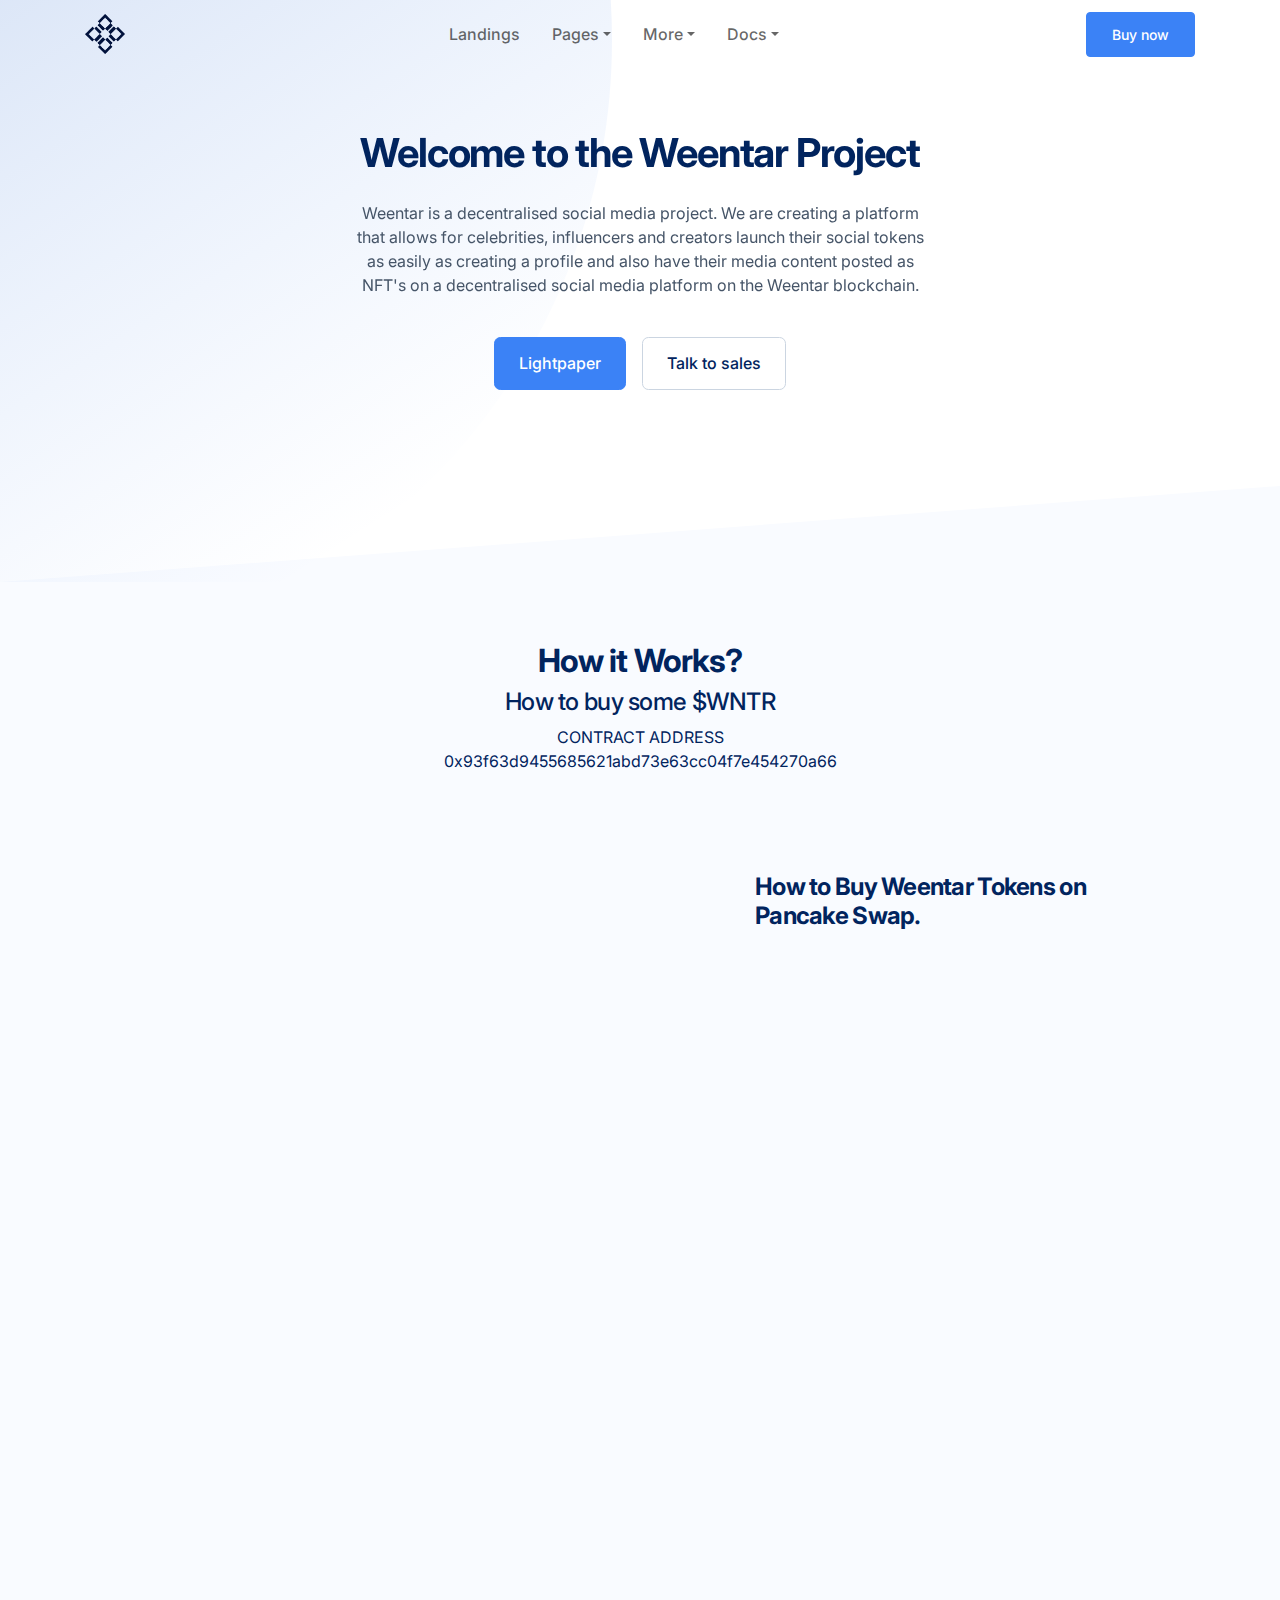
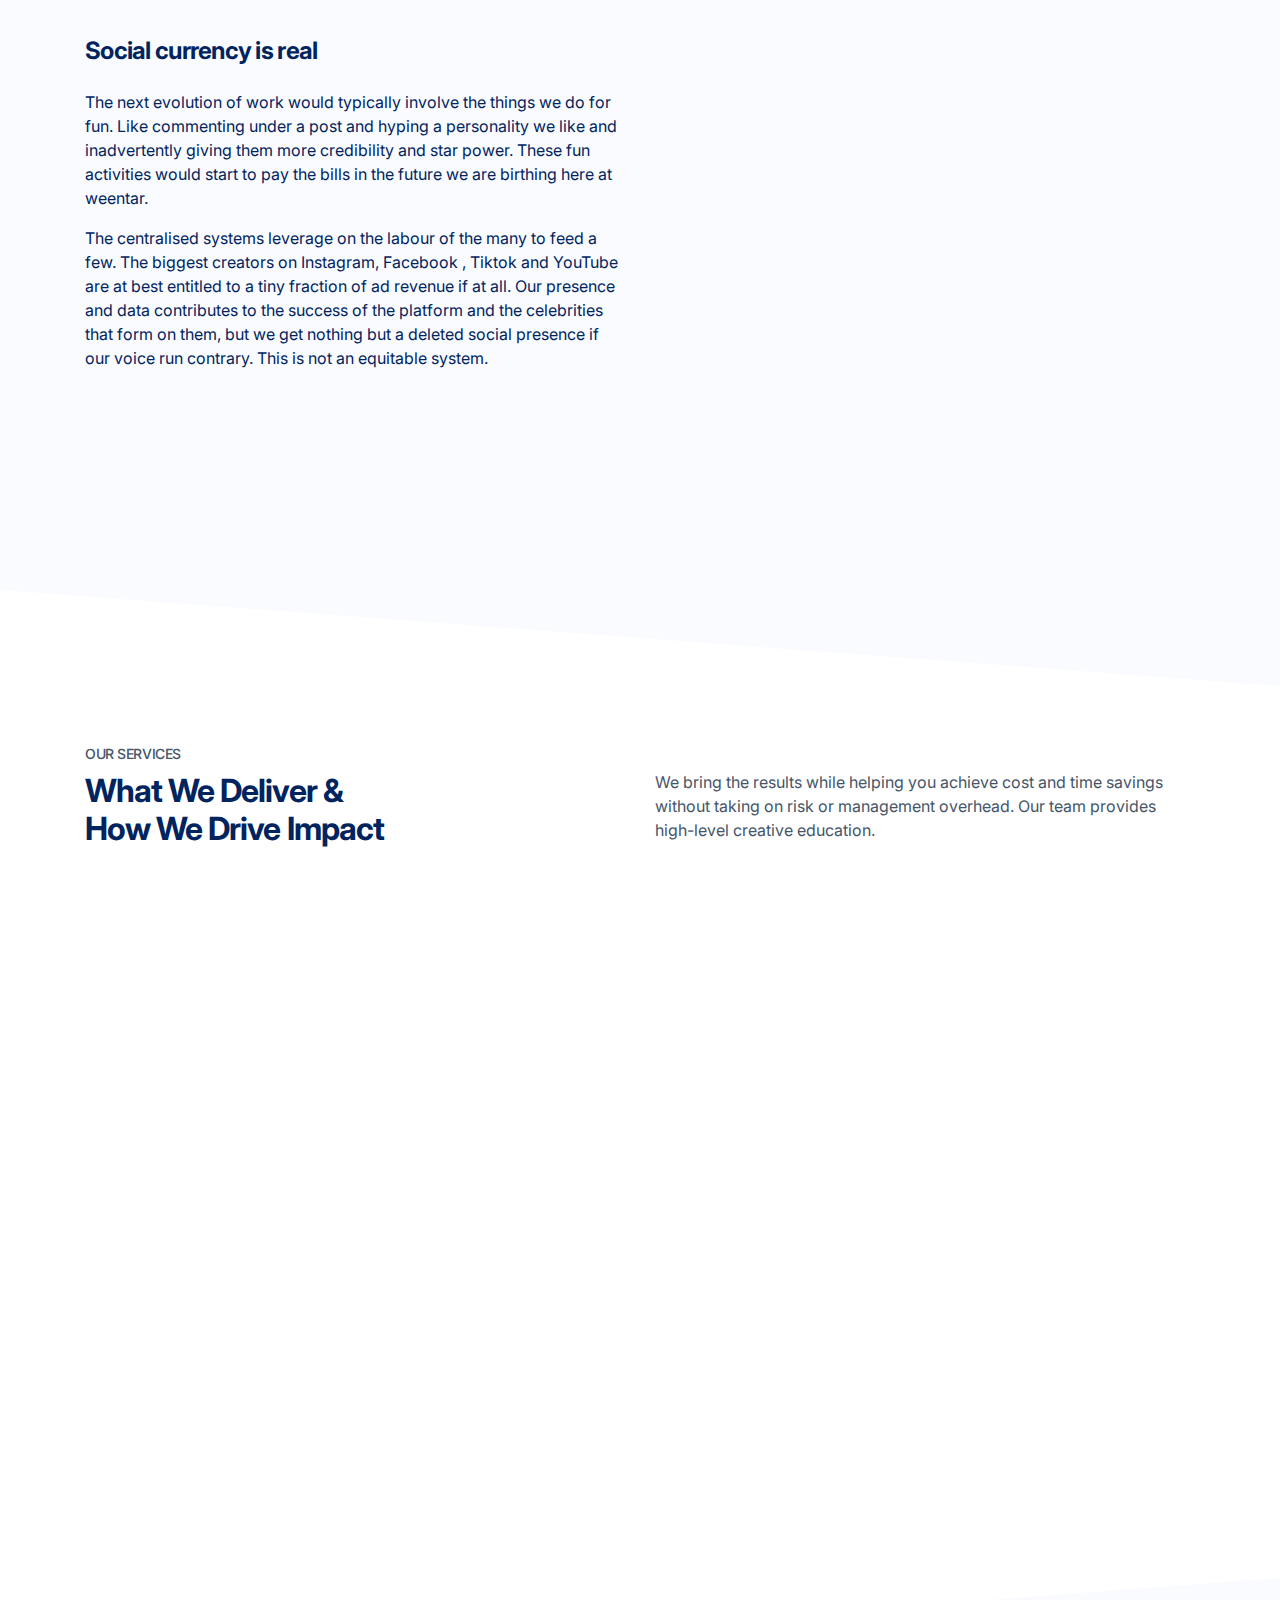
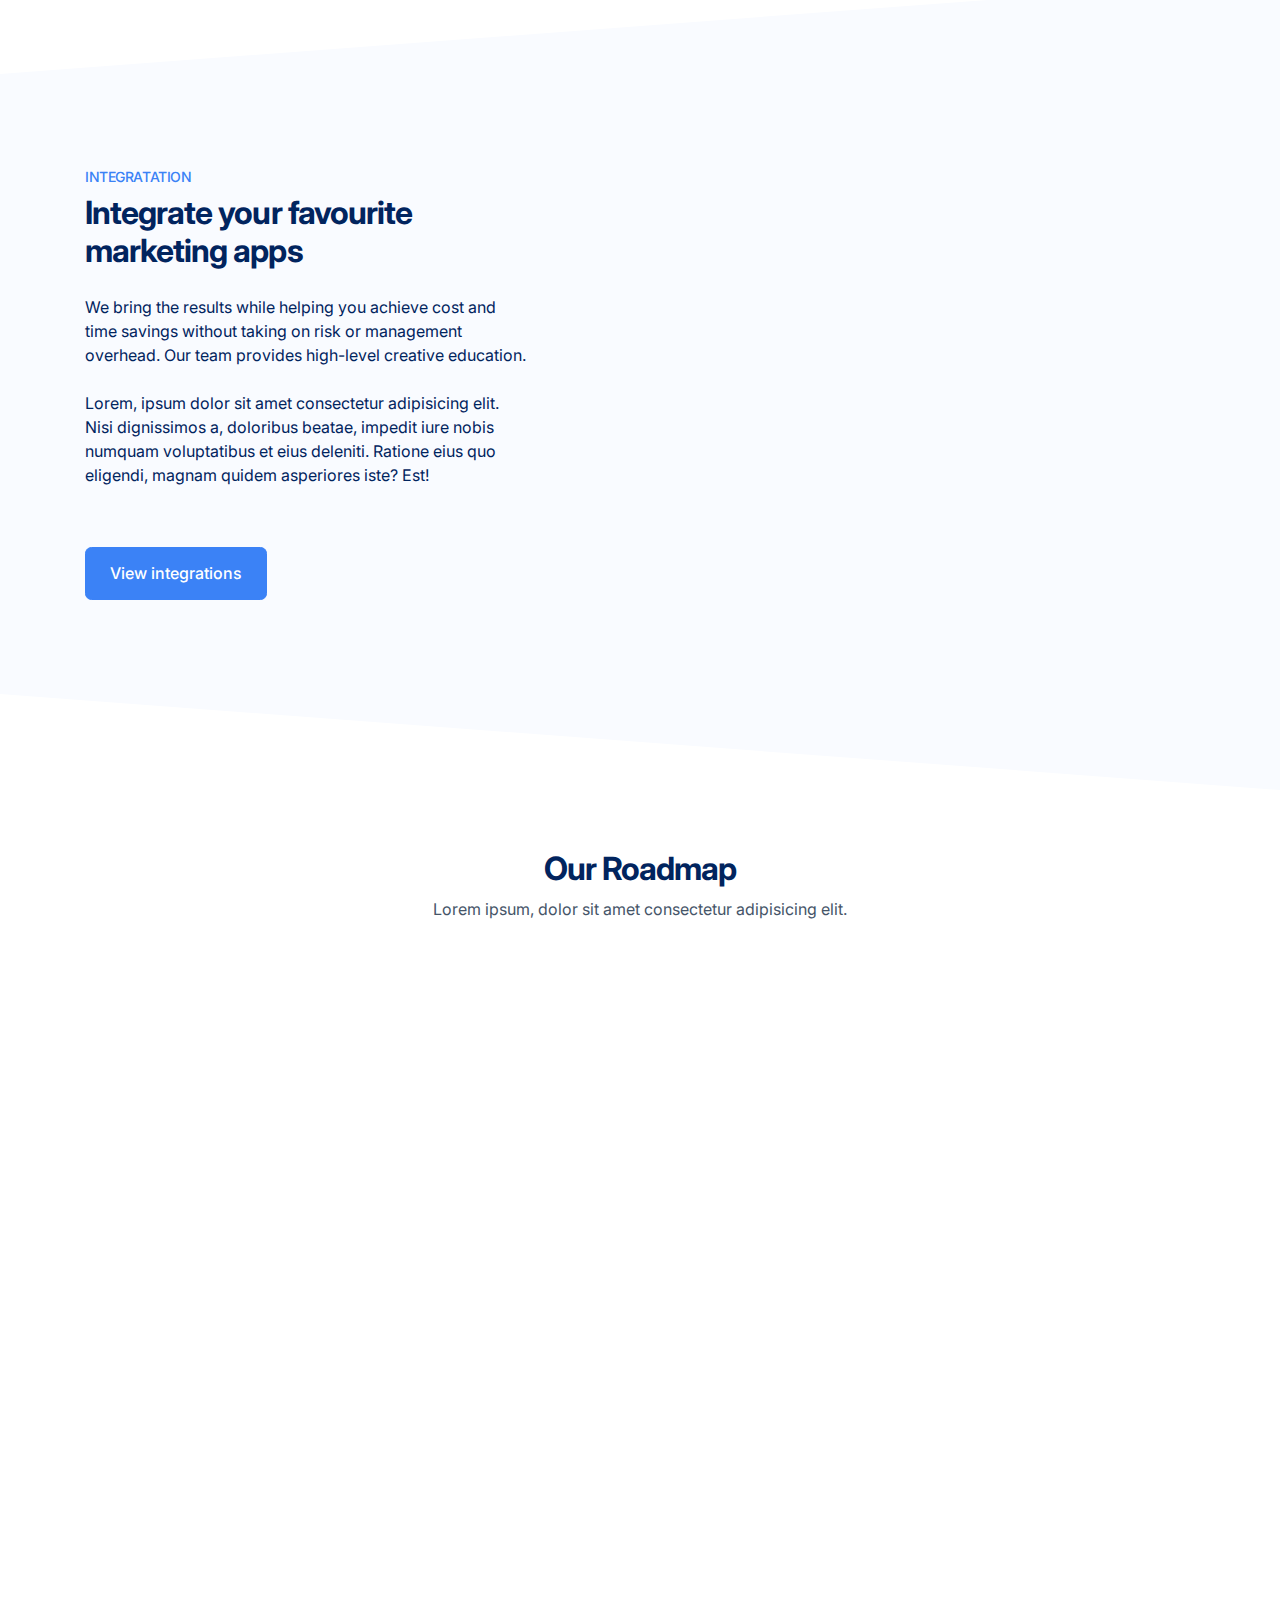
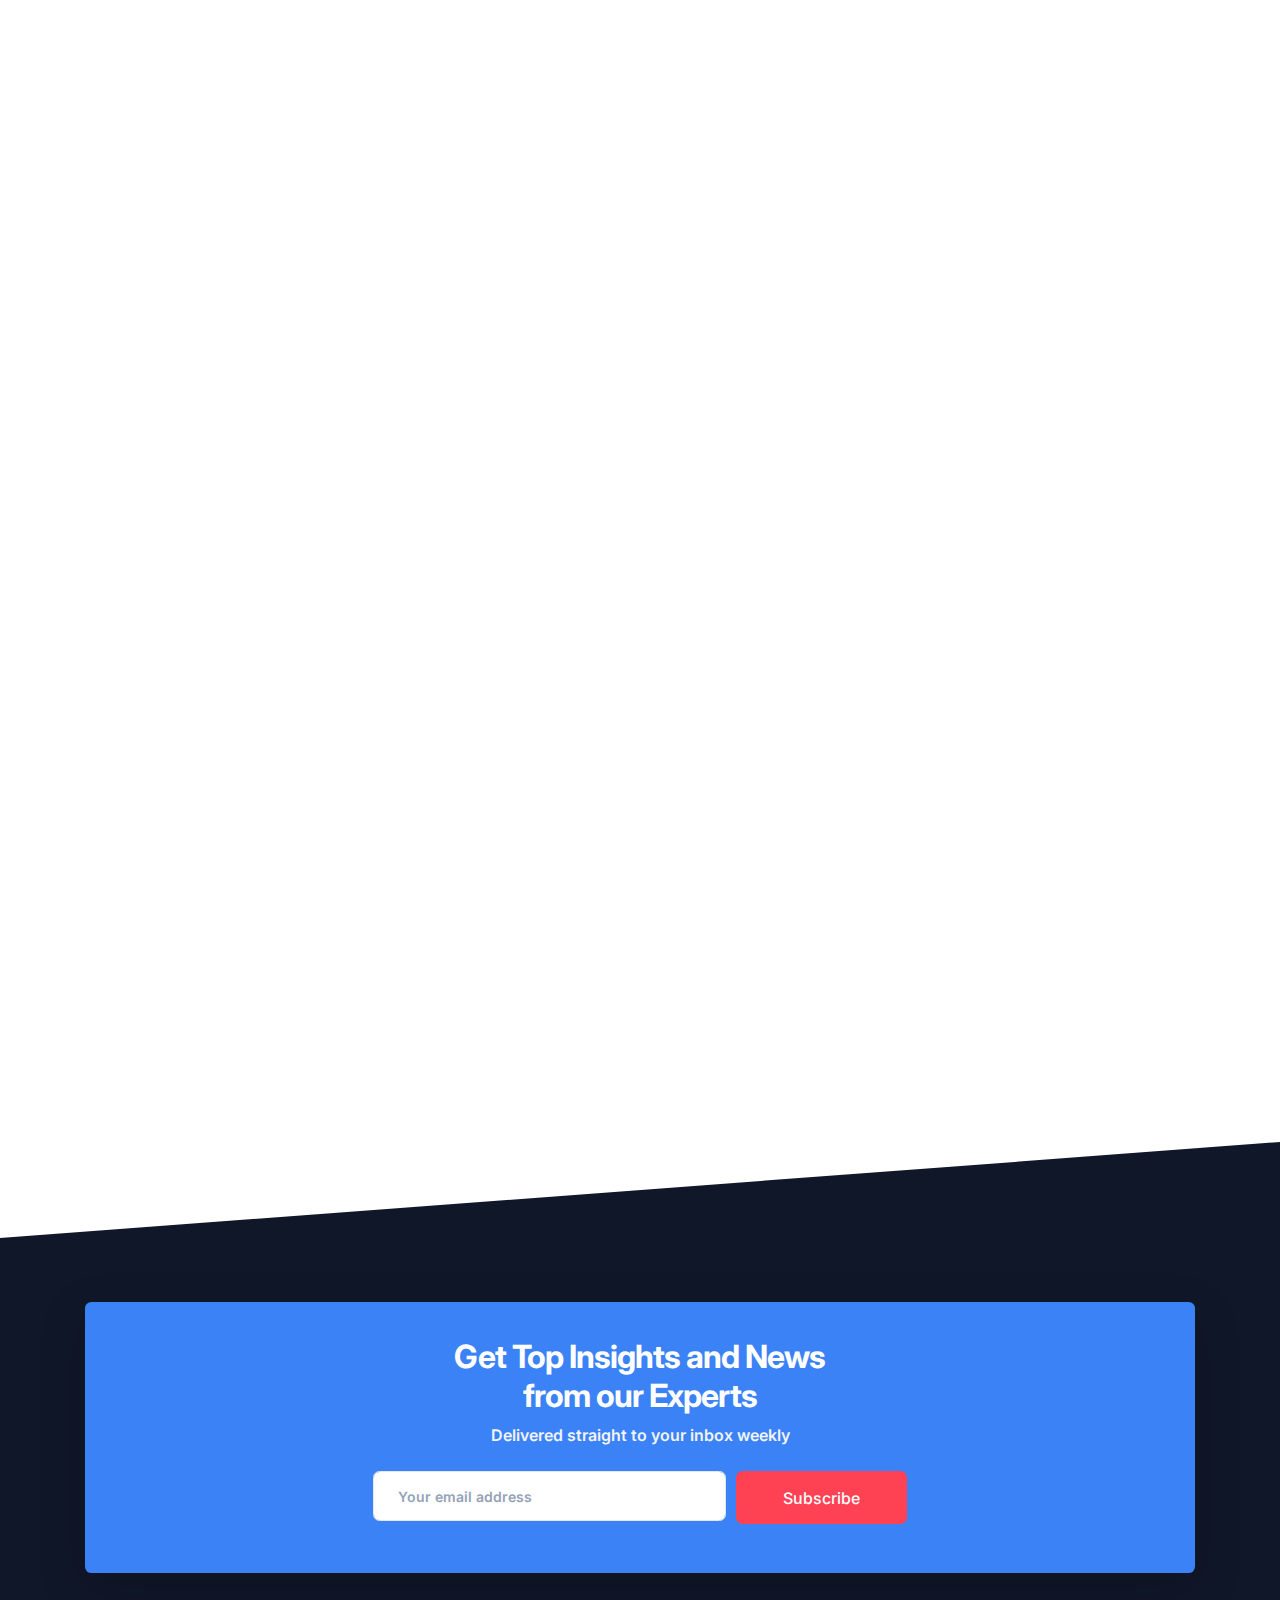
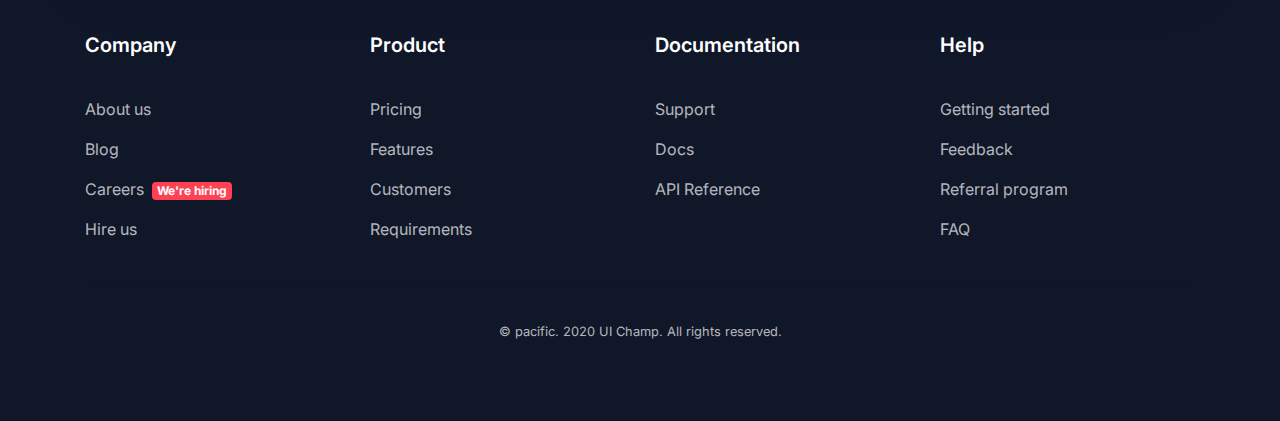
<file: web-application.html>
<!DOCTYPE html>
<html lang="en">

<head>

    <!-- Metatags -->
    <meta charset=utf-8>
    <meta name=viewport content="width=device-width,initial-scale=1,shrink-to-fit=no">
    <meta name=description content="Favland - SaaS & Software HTML5 Template">
    <meta name=keywords
        content="creative, modern, clean, bootstrap responsive, html5, css3, portfolio, blog, agency, templates, multipurpose, start-up, parallax, masonry">
    <meta name=author content="uichamp.com">
    <title>Web application :: Favland - SaaS & Software HTML5 Template</title>

    <!-- Favicons -->
    <link rel="apple-touch-icon" sizes="180x180" href="images/favicons/apple-icon-180x180.png">
    <link rel="icon" type="image/png" sizes="32x32" href="images/favicons/favicon-32x32.png">
    <link rel="icon" type="image/png" sizes="16x16" href="images/favicons/favicon-16x16.png">
    <link rel="shortcut icon" href="images/favicons/favicon.ico" type="image/x-icon" />
    <meta name="msapplication-TileColor" content="#ffffff">
    <meta name="msapplication-TileImage" content="images/favicons/ms-icon-144x144.png">
    <meta name="theme-color" content="#ffffff">

    <!-- Stylesheet -->
    <link rel="stylesheet" href="./fonts/favland.min.css">
    <link href="./css/theme.min.css" rel=stylesheet>
</head>

<body>
    <div class="main-content">
        <!-- Navbar -->
        <nav class="navbar navbar-expand-lg navbar-light py-2 py-lg-0">
            <div class="container">
                <button class="navbar-toggler" type="button" data-toggle="collapse"
                    data-target="#navbarSupportedContent" aria-controls="navbarSupportedContent" aria-expanded="false"
                    aria-label="Toggle navigation">
                    <span class="navbar-toggler-icon"></span>
                </button>


                <a class="navbar-brand font-weight-semibold" href="./index.html">
                    <img class="img-fluid" style="width: 40px;" src="./images/logos/logo-dark.png" alt="">
                </a>
                <button class="btn btn-primary btn-sm d-lg-none">Buy</button>


                <div class="collapse navbar-collapse" id="navbarSupportedContent">

                    <div class="p-3 border-bottom sticky-top bg-white d-block d-lg-none">
                        <h5 class="font-weight-semibold mb-0">Menu</h5>
                        <button class="navbar-toggler navbar-closer d-lg-none" type="button" data-toggle="collapse"
                            data-target="#navbarSupportedContent" aria-controls="navbarSupportedContent"
                            aria-expanded="true" aria-label="Toggle navigation">
                            <i class="icon-x"></i>
                        </button>
                    </div>

                    <ul class="navbar-nav mx-auto">

                        <!-- Landings -->
                        <li class="nav-item dropdown">
                            <a class="nav-link " href="#">
                                Landings
                            </a>

                            <div class="dropdown-menu overflow-hidden py-0" aria-labelledby="landingsDropdown">
                                <a class="dropdown-item border-bottom border-light py-3" href="./web-application.html">
                                    <h6 class="fs-15 font-weight-medium mb-1">Web application</h6>
                                    <span class="text-gray-400 font-size-sm">Great for web and other apps</span>
                                </a>
                                <a class="dropdown-item border-bottom border-light py-3" href="./service-provider.html">
                                    <h6 class="fs-15 font-weight-medium mb-1">Service provider</h6>
                                    <span class="text-gray-400 font-size-sm">Good place for services provider</span>
                                </a>
                                <a class="dropdown-item border-bottom border-light py-3" href="./product-landing.html">
                                    <h6 class="fs-15 font-weight-medium mb-1">Product landing</h6>
                                    <span class="text-gray-400 font-size-sm">A good place to start from</span>
                                </a>
                                <a class="dropdown-item border-bottom border-light py-3" href="./saas-analytics.html">
                                    <h6 class="fs-15 font-weight-medium mb-1">Saas analytics</h6>
                                    <span class="text-gray-400 font-size-sm">A good place to start from</span>
                                </a>
                                <a class="dropdown-item py-3" href="./marketing-agency.html">
                                    <h6 class="fs-15 font-weight-medium mb-1">Marketing agency</h6>
                                    <span class="text-gray-400 font-size-sm">A good place to start from</span>
                                </a>
                            </div>
                        </li>

                        <!-- Pages -->
                        <li class="nav-item dropdown">
                            <a class="nav-link dropdown-toggle" href="#" id="pagesDropdown" role="button"
                                data-toggle="dropdown" aria-haspopup="true" aria-expanded="false">
                                Pages
                            </a>
                            <div class="dropdown-menu dropdown-megamenu px-2 py-3" aria-labelledby="pagesDropdown">
                                <div class="row">
                                    <div class="col-lg-4">
                                        <h6 class="dropdown-header px-3 py-2">COMPANY</h6>
                                        <ul class="list-unstyled mb-4 mb-lg-0">
                                            <li class="megamenu-item"><a class="megamenu-link px-3 py-2"
                                                    href="./about-us-1.html">About us 1</a></li>
                                            <li class="megamenu-item"><a class="megamenu-link px-3 py-2"
                                                    href="./about-us-2.html">About us 2</a></li>
                                            <li class="megamenu-item"><a class="megamenu-link px-3 py-2"
                                                    href="./customers.html">Customers</a></li>
                                            <li class="megamenu-item"><a class="megamenu-link px-3 py-2"
                                                    href="./customers-stories.html">Customers story</a></li>
                                            <li class="megamenu-item"><a class="megamenu-link px-3 py-2"
                                                    href="./services.html">Services</a></li>
                                            <li class="megamenu-item"><a class="megamenu-link px-3 py-2"
                                                    href="./services-details.html">Service details</a></li>
                                            <li class="megamenu-item"><a class="megamenu-link px-3 py-2"
                                                    href="./integration.html">integration</a></li>
                                        </ul>
                                    </div>

                                    <div class="col-lg-4">
                                        <h6 class="dropdown-header px-3 py-2">Pricing</h6>
                                        <ul class="list-unstyled mb-4">
                                            <li class="megamenu-item"><a class="megamenu-link px-3 py-2"
                                                    href="./pricing-1.html">Pricing 1</a></li>
                                            <li class="megamenu-item"><a class="megamenu-link px-3 py-2"
                                                    href="./pricing-2.html">Pricing 2</a></li>
                                            <li class="megamenu-item"><a class="megamenu-link px-3 py-2"
                                                    href="./pricing-3.html">Pricing 3</a></li>
                                        </ul>

                                        <h6 class="dropdown-header px-3 py-2">Contact</h6>
                                        <ul class="list-unstyled mb-4 mb-lg-0">
                                            <li class="megamenu-item"><a class="megamenu-link px-3 py-2"
                                                    href="./contact-us-1.html">Contact us 1</a></li>
                                            <li class="megamenu-item"><a class="megamenu-link px-3 py-2"
                                                    href="./contact-us-2.html">Contact us 2</a></li>
                                            <li class="megamenu-item"><a class="megamenu-link px-3 py-2"
                                                    href="./contact-us-3.html">Contact us 3</a></li>
                                        </ul>

                                    </div>

                                    <div class="col-lg-4">
                                        <h6 class="dropdown-header px-3 py-2">CAREER</h6>
                                        <ul class="list-unstyled mb-4">
                                            <li class="megamenu-item"><a class="megamenu-link px-3 py-2"
                                                    href="./careers.html">Careers</a></li>
                                            <li class="megamenu-item"><a class="megamenu-link px-3 py-2"
                                                    href="./careers-details.html">Careers details</a></li>
                                        </ul>

                                        <h6 class="dropdown-header px-3 py-2">EVENTS</h6>
                                        <ul class="list-unstyled mb-4">
                                            <li class="megamenu-item"><a class="megamenu-link px-3 py-2"
                                                    href="./events.html">All events</a></li>
                                            <li class="megamenu-item"><a class="megamenu-link px-3 py-2"
                                                    href="./event-details.html">Event details</a></li>

                                        </ul>

                                        <h6 class="dropdown-header px-3 py-2">HELP CENTER</h6>
                                        <ul class="list-unstyled">
                                            <li class="megamenu-item"><a class="megamenu-link px-3 py-2"
                                                    href="./help-center.html">Overview</a></li>
                                            <li class="megamenu-item"><a class="megamenu-link px-3 py-2"
                                                    href="./help-center-category.html">Category</a></li>
                                            <li class="megamenu-item"><a class="megamenu-link px-3 py-2"
                                                    href="./help-center-article.html">Article</a></li>
                                        </ul>
                                    </div>
                                </div>
                            </div>
                        </li>

                        <!-- Pages -->
                        <li class="nav-item dropdown">
                            <a class="nav-link dropdown-toggle" href="#" id="moreDropdown" role="button"
                                data-toggle="dropdown" aria-haspopup="true" aria-expanded="false">
                                More
                            </a>
                            <div class="dropdown-menu dropdown-megamenu-sm px-2 py-3" aria-labelledby="moreDropdown">
                                <div class="row">
                                    <div class="col-lg-6">
                                        <h6 class="dropdown-header px-3 py-2">BLOG</h6>
                                        <ul class="list-unstyled mb-4 mb-lg-0">
                                            <li class="megamenu-item"><a class="megamenu-link px-3 py-2"
                                                    href="./blog-1.html">Blog with sidebar</a></li>
                                            <li class="megamenu-item"><a class="megamenu-link px-3 py-2"
                                                    href="./blog-2.html">Blog classic</a></li>
                                            <li class="megamenu-item"><a class="megamenu-link px-3 py-2"
                                                    href="./blog-post-1.html">Blog post 1</a></li>
                                            <li class="megamenu-item"><a class="megamenu-link px-3 py-2"
                                                    href="./blog-post-2.html">Blog post 2</a></li>
                                        </ul>
                                    </div>
                                    <div class="col-lg-6">
                                        <h6 class="dropdown-header px-3 py-2">AUTHENTICATION</h6>
                                        <ul class="list-unstyled">
                                            <li class="megamenu-item"><a class="megamenu-link px-3 py-2"
                                                    href="./signin.html">Sign in</a></li>
                                            <li class="megamenu-item"><a class="megamenu-link px-3 py-2"
                                                    href="./signup.html">Sign up</a></li>
                                            <li class="megamenu-item"><a class="megamenu-link px-3 py-2"
                                                    href="./authentication-modals.html">Modals</a></li>
                                            <li class="megamenu-item"><a class="megamenu-link px-3 py-2"
                                                    href="./forgot-password.html">Forgot password</a></li>
                                        </ul>

                                    </div>
                                </div>
                            </div>
                        </li>

                        <!-- Docs -->
                        <li class="nav-item dropdown">
                            <a class="nav-link dropdown-toggle" href="#" id="docsDropdown" role="button"
                                data-toggle="dropdown" aria-haspopup="true" aria-expanded="false">
                                Docs
                            </a>
                            <div class="dropdown-menu overflow-hidden py-0" aria-labelledby="docsDropdown">
                                <a class="dropdown-item border-bottom border-light py-3"
                                    href="./docs/documentation.html">
                                    <div class="d-flex align-items-center">
                                        <img class="mr-4" src="./images/icons/book.svg" alt="">
                                        <div>
                                            <h6 class="fs-15 font-weight-medium mb-1">Documentation</h6>
                                            <span class="text-gray-400 font-size-sm">Quick setup and build tools</span>
                                        </div>
                                    </div>
                                </a>
                                <a class="dropdown-item py-3" href="./docs/changelog.html">
                                    <div class="d-flex align-items-center">
                                        <img class="mr-4" src="./images/icons/changelog.svg" alt="">
                                        <div>
                                            <h6 class="fs-15 font-weight-medium mb-1">Changelog</h6>
                                            <span class="text-gray-400 font-size-sm">Updates and changelog</span>
                                        </div>
                                    </div>
                                </a>
                            </div>
                        </li>
                    </ul>

                    <a href="" class="btn btn-primary btn-sm d-none d-lg-block">Buy now</a>
                </div>
            </div>
        </nav>

        <!-- Main content -->
        <main>
            <!-- Intro -->
            <section class="py-6">
                <svg class="hero-rounded-shape-top-left img-fluid" xmlns="http://www.w3.org/2000/svg" width="1250"
                    height="1250" viewBox="0 0 1250 1250">
                    <defs>
                        <linearGradient id="h56ga" x1="575.85" x2="951.84" y1="569.07" y2="1154.96"
                            gradientUnits="userSpaceOnUse">
                            <stop offset="0" stop-color="#2363cb" stop-opacity=".17" />
                            <stop offset="1" stop-color="#3b82f6" stop-opacity="0" />
                        </linearGradient>
                    </defs>
                    <g>
                        <g>
                            <path fill="url(#h56ga)"
                                d="M625 1250c345.178 0 625-279.822 625-625S970.178 0 625 0 0 279.822 0 625s279.822 625 625 625z" />
                        </g>
                    </g>
                </svg>

                <div class="container">
                    <div class="row justify-content-center text-center">
                        <div class="col-xl-8 col-lg-10 mb-5">
                            <h1 class="font-weight-bold mb-4" data-aos="fade-up">Welcome to the Weentar Project
                            </h1>
                            <p class="text-muted px-lg-7" data-aos="fade-up" data-aos-delay="50">Weentar is a
                                decentralised social media project. We are creating a platform that allows for
                                celebrities, influencers and creators launch their social tokens as easily as creating a
                                profile and also have their media content posted as NFT's on a decentralised social
                                media platform on the Weentar blockchain.</p>
                            <div class="d-flex flex-column flex-sm-row justify-content-center pt-4">
                                <a href="javascript:;" class="btn btn-primary waves-effect hover-lift mx-2 mb-2 mb-sm-0"
                                    data-aos="fade-up" data-aos-delay="100">Lightpaper</a>
                                <a href="javascript:;" class="btn btn-white hover-lift mx-2 waves-effect"
                                    data-aos="fade-up" data-aos-delay="150">Talk to sales</a>
                            </div>
                        </div>

                        <!-- <div class="col-sm-10" data-aos="fade-up" data-aos-delay="200">
                            <picture>
                                <source srcset="./images/ui/dashboard-04.webp" type="image/webp">
                                <source srcset="./images/ui/dashboard-04.jpg" type="image/jpg">
                                <img src="./images/ui/dashboard-04.jpg" alt=""
                                    class="img-fluid hover-scale rounded hover-shadow-smooth-1 border">
                            </picture>
                        </div> -->
                    </div>
                </div>
            </section>

            <!-- Shape -->
            <div class="text-light-primary">
                <svg preserveAspectRatio="none" viewBox="0 0 2000 150" xmlns="http://www.w3.org/2000/svg">
                    <polygon fill="currentColor" points="2000 0 2000 150 0 150"></polygon>
                </svg>
            </div>

            <!-- Analysis & Info -->
            <section class="py-6 bg-light-primary">
                <div class="container">
                    <div class="row justify-content-center text-center mb-8">
                        <div class="col-xl-6 col-lg-8 col-sm-10">
                            <h2 class="font-weight-bold">How it Works?</h2>
                            <h4>How to buy some $WNTR</h4>
                            <div class="contract">CONTRACT ADDRESS</div>
                            <div class="contract-address">0x93f63d9455685621abd73e63cc04f7e454270a66</div>
                        </div>
                    </div>

                    <div class="row align-items-center mb-10">
                        <div class="col-lg-6 mb-5 mb-lg-0">
                            <div class="text-center" data-aos="fade-up">
                                <img class="img-fluid" src="./images/ui/widgets-03.png" alt="">
                            </div>
                        </div>

                        <div class="col-lg-6">
                            <div class="px-lg-4 px-xl-8">
                                <h4 class="font-weight-bold mb-4">How to Buy Weentar
                                    Tokens on Pancake Swap.</span></h4>

                                <ul class="steps vertical list-unstyled mb-0">
                                    <li data-aos="fade-up">
                                        <span>1</span>
                                        Download Trust Wallet
                                        <p>Simply visit trustwallet.com and download the application. The app is secure
                                            and widely used in the de-fi market.</p>
                                    </li>
                                    <li data-aos="fade-up" data-aos-delay="100">
                                        <span>2</span>
                                        Load your wallet with BNB.
                                        <p>Purchase BNB or BSC to fund your wallet with. These coins are used in the
                                            Binance Smart Chain environment.</p>
                                    </li>
                                    <li data-aos="fade-up" data-aos-delay="150">
                                        <span>3</span>
                                        Go the the DApps tab and click on Pancake Swap
                                        <p>Pancake Swap is an exchange that allows users to swap BNB with defi coins.
                                            iPhone users must enable trust browser first.</p>
                                    </li>
                                    <li data-aos="fade-up" data-aos-delay="150">
                                        <span>4</span>
                                        Swap for $WNTR
                                        <p>Set version to V2 on PancakeSwap, click ‘Select A Currency’ and enter the
                                            contract:</p>
                                    </li>
                                </ul>
                            </div>
                        </div>
                    </div>

                    <div class="row align-items-center">
                        <div class="col-lg-6 order-2 order-lg-1">
                            <h4 class="font-weight-bold mb-4">Social currency is real</span></h4>
                            <p>The next evolution of work would typically involve the things we do for fun. Like
                                commenting under a post and hyping a personality we like and inadvertently giving them
                                more credibility and star power. These fun activities would start to pay the bills in
                                the future we are birthing here at weentar.</p>

                            <p>The centralised systems leverage on the labour of the many to feed a few. The biggest
                                creators on Instagram, Facebook , Tiktok and YouTube are at best entitled to a tiny
                                fraction of ad revenue if at all. Our presence and data contributes to the success of
                                the platform and the celebrities that form on them, but we get nothing but a deleted
                                social presence if our voice run contrary. This is not an equitable system.</p>
                            <ul class="list list-icon-check list-soft-primary text-gray-600">
                                <li class="d-flex align-items-center" data-aos="fade-up"><span
                                        class="check-true m-0 mr-2"></span>50+ HTML Elements</li>
                                <li class="d-flex align-items-center" data-aos="fade-up" data-aos-delay="50"><span
                                        class="check-true m-0 mr-2"></span>6 Month Support</li>
                                <li class="d-flex align-items-center" data-aos="fade-up" data-aos-delay="100"><span
                                        class="check-true m-0 mr-2"></span>Bootstrap 4 Framework</li>
                                <li class="d-flex align-items-center" data-aos="fade-up" data-aos-delay="150"><span
                                        class="check-true m-0 mr-2"></span>Lifetime Updates</li>
                            </ul>
                        </div>

                        <div class="col-lg-6 order-1 order-lg-2 mb-5 mb-lg-0" data-aos="fade-up">
                            <img class="img-fluid" src="./images/ui/widgets-01.png" alt="">
                        </div>
                    </div>
                </div>
            </section>

            <!-- Analysis & Info -->
            <!-- <section class="pb-6 bg-light-primary">
                <div class="container">
                    <div class="row">
                        <div class="col-xl-8 col-lg-7 mb-5 mb-lg-0">
                            <div class="tab-content" data-aos="fade-up">
                                <div class="tab-pane fade active show" id="pane-a" role="tabpanel">
                                    <picture>
                                        <source srcset="./images/ui/dashboard-04.webp" type="image/webp">
                                        <source srcset="./images/ui/dashboard-04.jpg" type="image/jpg"> 
                                        <img src="./images/ui/dashboard-04.jpg" alt="" class="img-fluid rounded border">
                                    </picture>
                                </div>
                                <div class="tab-pane fade" id="pane-b" role="tabpanel">
                                    <picture>
                                        <source srcset="./images/ui/dashboard-03.webp" type="image/webp">
                                        <source srcset="./images/ui/dashboard-03.jpg" type="image/jpg"> 
                                        <img src="./images/ui/dashboard-03.jpg" alt="" class="img-fluid rounded border">
                                    </picture>
                                </div>
                                <div class="tab-pane fade" id="pane-c" role="tabpanel">
                                    <picture>
                                        <source srcset="./images/ui/dashboard-01.webp" type="image/webp">
                                        <source srcset="./images/ui/dashboard-01.jpg" type="image/jpg"> 
                                        <img src="./images/ui/dashboard-01.jpg" alt="" class="img-fluid rounded border">
                                    </picture>
                                </div>
                                <div class="tab-pane fade" id="pane-d" role="tabpanel">
                                    <picture>
                                        <source srcset="./images/ui/dashboard-02.webp" type="image/webp">
                                        <source srcset="./images/ui/dashboard-02.jpg" type="image/jpg"> 
                                        <img src="./images/ui/dashboard-02.jpg" alt="" class="img-fluid rounded border">
                                    </picture>
                                </div>
                            </div>
                        </div>
                    
                        <div class="col-xl-4 col-lg-5">
                            <ul class="nav nav-boxed flex-column mx-xxl-4" role="tablist">
                                <li class="nav-item w-100" role="presentation" data-aos="fade-up">
                                    <a class="nav-link text-reset active" data-toggle="tab" href="#pane-a" role="tab">
                                        <div class="d-flex align-items-center align-items-lg-start">
                                            <svg class="text-primary hw-30 mr-3 mt-1" viewBox="0 0 24 24" version="1.1" xmlns="http://www.w3.org/2000/svg" xmlns:xlink="http://www.w3.org/1999/xlink">
                                                <g stroke="none" stroke-width="1" fill="none" fill-rule="evenodd">
                                                    <rect x="0" y="0" width="24" height="24"></rect>
                                                    <rect fill="currentColor" x="3" y="2" width="15" height="5" rx="1"></rect>
                                                    <rect fill="currentColor" x="9" y="12" width="4" height="10" rx="1"></rect>
                                                    <path d="M12,12 L10,12 L10,11 C10,9.8954305 10.8954305,9 12,9 L19,9 L19,5.5 L18,5.5 L18,3.5 L19,3.5 C20.1045695,3.5 21,4.3954305 21,5.5 L21,9 C21,10.1045695 20.1045695,11 19,11 L12,11 L12,12 Z" fill="currentColor" fill-rule="nonzero" opacity="0.3"></path>
                                                </g>
                                            </svg>
                                            <div>
                                                <h6 class="line-height-16">Analytics for people who want more about building a better tomorrow.</h6>
                                                <p class="font-size-sm mb-0">With lots of unique blocks, you can easily build a page without coding. Build your next landing page.</p>
                                            </div> 
                                        </div>
                                    </a>
                                </li>
                                <li class="nav-item w-100" role="presentation" data-aos="fade-up" data-aos-delay="50">
                                    <a class="nav-link text-reset" data-toggle="tab" href="#pane-b" role="tab">
                                        <div class="d-flex align-items-center align-items-lg-start">
                                            <svg class="text-primary hw-30 mr-3 mt-1" viewBox="0 0 24 24" version="1.1" xmlns="http://www.w3.org/2000/svg" xmlns:xlink="http://www.w3.org/1999/xlink">
                                                <g stroke="none" stroke-width="1" fill="none" fill-rule="evenodd">
                                                    <rect x="0" y="0" width="24" height="24"></rect>
                                                    <path d="M3.5,21 L20.5,21 C21.3284271,21 22,20.3284271 22,19.5 L22,8.5 C22,7.67157288 21.3284271,7 20.5,7 L10,7 L7.43933983,4.43933983 C7.15803526,4.15803526 6.77650439,4 6.37867966,4 L3.5,4 C2.67157288,4 2,4.67157288 2,5.5 L2,19.5 C2,20.3284271 2.67157288,21 3.5,21 Z" fill="currentColor" opacity="0.3"></path>
                                                    <rect fill="currentColor" opacity="0.3" transform="translate(8.984240, 14.127098) rotate(-45.000000) translate(-8.984240, -14.127098) " x="7.41281179" y="12.5556689" width="3.14285714" height="3.14285714" rx="0.75"></rect>
                                                    <rect fill="currentColor" opacity="0.3" transform="translate(15.269955, 14.127098) rotate(-45.000000) translate(-15.269955, -14.127098) " x="13.6985261" y="12.5556689" width="3.14285714" height="3.14285714" rx="0.75"></rect>
                                                    <rect fill="currentColor" transform="translate(12.127098, 17.269955) rotate(-45.000000) translate(-12.127098, -17.269955) " x="10.5556689" y="15.6985261" width="3.14285714" height="3.14285714" rx="0.75"></rect>
                                                    <rect fill="currentColor" transform="translate(12.127098, 10.984240) rotate(-45.000000) translate(-12.127098, -10.984240) " x="10.5556689" y="9.41281179" width="3.14285714" height="3.14285714" rx="0.75"></rect>
                                                </g>
                                            </svg>
                                            <div>
                                                <h6 class="line-height-16">You Can't Get Quicker Than a features  Fitter.</h6>
                                                <p class="font-size-sm mb-0">With lots of unique blocks, you can easily build a page without coding. Build your next landing page.</p>
                                            </div> 
                                        </div>
                                    </a>
                                </li>
                                <li class="nav-item w-100" role="presentation" data-aos="fade-up" data-aos-delay="100">
                                    <a class="nav-link text-reset" data-toggle="tab" href="#pane-c" role="tab">
                                        <div class="d-flex align-items-center align-items-lg-start">
                                            <svg class="text-primary hw-30 mr-3 mt-1" viewBox="0 0 24 24" version="1.1" xmlns="http://www.w3.org/2000/svg" xmlns:xlink="http://www.w3.org/1999/xlink">
                                                <g stroke="none" stroke-width="1" fill="none" fill-rule="evenodd">
                                                    <rect x="0" y="0" width="24" height="24"></rect>
                                                    <path d="M4,4 L11.6314229,2.5691082 C11.8750185,2.52343403 12.1249815,2.52343403 12.3685771,2.5691082 L20,4 L20,13.2830094 C20,16.2173861 18.4883464,18.9447835 16,20.5 L12.5299989,22.6687507 C12.2057287,22.8714196 11.7942713,22.8714196 11.4700011,22.6687507 L8,20.5 C5.51165358,18.9447835 4,16.2173861 4,13.2830094 L4,4 Z" fill="currentColor" opacity="0.3"></path>
                                                    <path d="M14.5,11 C15.0522847,11 15.5,11.4477153 15.5,12 L15.5,15 C15.5,15.5522847 15.0522847,16 14.5,16 L9.5,16 C8.94771525,16 8.5,15.5522847 8.5,15 L8.5,12 C8.5,11.4477153 8.94771525,11 9.5,11 L9.5,10.5 C9.5,9.11928813 10.6192881,8 12,8 C13.3807119,8 14.5,9.11928813 14.5,10.5 L14.5,11 Z M12,9 C11.1715729,9 10.5,9.67157288 10.5,10.5 L10.5,11 L13.5,11 L13.5,10.5 C13.5,9.67157288 12.8284271,9 12,9 Z" fill="currentColor"></path>
                                                </g>
                                            </svg>
                                            <div>
                                                <h6 class="line-height-16">Out Of The Strong Came Forth advanced.</h6>
                                                <p class="font-size-sm mb-0">With lots of unique blocks, you can easily build a page without coding. Build your next landing page.</p>
                                            </div> 
                                        </div>
                                    </a>
                                </li>
                                <li class="nav-item w-100" role="presentation" data-aos="fade-up" data-aos-delay="150">
                                    <a class="nav-link text-reset" data-toggle="tab" href="#pane-d" role="tab">
                                        <div class="d-flex align-items-center align-items-lg-start">
                                            <svg class="text-primary hw-30 mr-3 mt-1" viewBox="0 0 24 24" version="1.1" xmlns="http://www.w3.org/2000/svg" xmlns:xlink="http://www.w3.org/1999/xlink">
                                                <g stroke="none" stroke-width="1" fill="none" fill-rule="evenodd">
                                                    <rect x="0" y="0" width="24" height="24"></rect>
                                                    <path d="M4,9.67471899 L10.880262,13.6470401 C10.9543486,13.689814 11.0320333,13.7207107 11.1111111,13.740321 L11.1111111,21.4444444 L4.49070127,17.526473 C4.18655139,17.3464765 4,17.0193034 4,16.6658832 L4,9.67471899 Z M20,9.56911707 L20,16.6658832 C20,17.0193034 19.8134486,17.3464765 19.5092987,17.526473 L12.8888889,21.4444444 L12.8888889,13.6728275 C12.9050191,13.6647696 12.9210067,13.6561758 12.9368301,13.6470401 L20,9.56911707 Z" fill="currentColor"></path>
                                                    <path d="M4.21611835,7.74669402 C4.30015839,7.64056877 4.40623188,7.55087574 4.5299008,7.48500698 L11.5299008,3.75665466 C11.8237589,3.60013944 12.1762411,3.60013944 12.4700992,3.75665466 L19.4700992,7.48500698 C19.5654307,7.53578262 19.6503066,7.60071528 19.7226939,7.67641889 L12.0479413,12.1074394 C11.9974761,12.1365754 11.9509488,12.1699127 11.9085461,12.2067543 C11.8661433,12.1699127 11.819616,12.1365754 11.7691509,12.1074394 L4.21611835,7.74669402 Z" fill="currentColor" opacity="0.3"></path>
                                                </g>
                                            </svg>
                                            <div>
                                                <h6 class="line-height-16">With pacific  you'll have no more worries!</h6>
                                                <p class="font-size-sm mb-0">With lots of unique blocks, you can easily build a page without coding. Build your next landing page.</p>
                                            </div> 
                                        </div>
                                    </a>
                                </li>
                            </ul>
                        </div>
                    </div>
                </div>
            </section> -->

            <!-- Shape -->
            <div class="text-light-primary mt-n1 mt-sm-0">
                <svg preserveAspectRatio="none" viewBox="0 0 2000 150" xmlns="http://www.w3.org/2000/svg">
                    <polygon fill="currentColor" points="0 0 2000 0 2000 150"></polygon>
                </svg>
            </div>

            <!-- Features -->
            <section class="py-6">
                <div class="container">
                    <div class="row justify-content-between align-items-center mb-5">
                        <div class="col-12">
                            <h6 class="font-weight-medium font-size-sm text-uppercase text-gray-600">Our Services</h6>
                        </div>
                        <div class="col-lg-6 mb-4 mb-lg-0">
                            <h2 class="font-weight-bold">What We Deliver &<span class="d-block"> How We Drive
                                    Impact</span></h2>
                        </div>

                        <div class="col-lg-6">
                            <p class="text-muted">We bring the results while helping you achieve cost and time savings
                                without taking on risk or management overhead. Our team provides high-level creative
                                education.
                            </p>
                        </div>
                    </div>

                    <div class="row row-cols-1 row-cols-sm-2 row-cols-lg-3">
                        <div class="col">
                            <div class="card my-3 shadow-smooth-3 border-light" data-aos="fade-up">
                                <div class="card-body">
                                    <div class="feature flex-column">
                                        <div class="iconbox icon-lg rounded-circle iconbox-soft-primary mb-4">
                                            <svg width="24" height="24" viewBox="0 0 24 24" fill="none"
                                                xmlns="http://www.w3.org/2000/svg">
                                                <path fill-rule="evenodd" clip-rule="evenodd"
                                                    d="M15.2428 4.73756C15.2428 6.95855 17.0459 8.75902 19.2702 8.75902C19.5151 8.75782 19.7594 8.73431 20 8.68878V16.6615C20 20.0156 18.0215 22 14.6624 22H7.34636C3.97851 22 2 20.0156 2 16.6615V9.3561C2 6.00195 3.97851 4 7.34636 4H15.3131C15.2659 4.243 15.2423 4.49001 15.2428 4.73756ZM13.15 14.8966L16.0078 11.2088V11.1912C16.2525 10.8625 16.1901 10.3989 15.8671 10.1463C15.7108 10.0257 15.5122 9.97345 15.3167 10.0016C15.1211 10.0297 14.9453 10.1358 14.8295 10.2956L12.4201 13.3951L9.6766 11.2351C9.51997 11.1131 9.32071 11.0592 9.12381 11.0856C8.92691 11.1121 8.74898 11.2166 8.63019 11.3756L5.67562 15.1863C5.57177 15.3158 5.51586 15.4771 5.51734 15.6429C5.5002 15.9781 5.71187 16.2826 6.03238 16.3838C6.35288 16.485 6.70138 16.3573 6.88031 16.0732L9.35125 12.8771L12.0948 15.0283C12.2508 15.1541 12.4514 15.2111 12.6504 15.1863C12.8494 15.1615 13.0297 15.0569 13.15 14.8966Z"
                                                    fill="currentColor" />
                                                <circle opacity="0.4" cx="19.5" cy="4.5" r="2.5" fill="currentColor" />
                                            </svg>
                                        </div>
                                        <div class="feature-content">
                                            <h5 class="font-weight-semibold">Web Design</h5>
                                            <p class="text-muted mb-0">Designed with the latest design trends in mind.
                                                Favland feels modern, minimal, and beautiful to make your life easier.
                                            </p>
                                            <a href="javascript:;" class="d-inline-block font-size-sm pt-4">Learn More
                                                --></a>
                                        </div>
                                    </div>
                                </div>
                            </div>
                        </div>
                        <div class="col">
                            <div class="card my-3 shadow-smooth-3 border-light" data-aos="fade-up" data-aos-delay="50">
                                <div class="card-body">
                                    <div class="feature flex-column">
                                        <div class="iconbox icon-lg rounded-circle iconbox-soft-danger mb-4">
                                            <svg width="24" height="24" viewBox="0 0 24 24" fill="none"
                                                xmlns="http://www.w3.org/2000/svg">
                                                <path opacity="0.4"
                                                    d="M11.9912 18.6215L5.49945 21.8641C5.00921 22.1302 4.39768 21.9525 4.12348 21.4643C4.0434 21.3108 4.00106 21.1402 4 20.9668V13.7088C4 14.4284 4.40573 14.8726 5.47299 15.3701L11.9912 18.6215Z"
                                                    fill="currentColor" />
                                                <path fill-rule="evenodd" clip-rule="evenodd"
                                                    d="M8.89526 2H15.0695C17.7773 2 19.9735 3.06605 20 5.79337V20.9668C19.9989 21.1374 19.9565 21.3051 19.8765 21.4554C19.7479 21.7007 19.5259 21.8827 19.2615 21.9598C18.997 22.0368 18.7128 22.0023 18.4741 21.8641L11.9912 18.6215L5.47299 15.3701C4.40573 14.8726 4 14.4284 4 13.7088V5.79337C4 3.06605 6.19625 2 8.89526 2ZM8.22492 9.62227H15.7486C16.1822 9.62227 16.5336 9.26828 16.5336 8.83162C16.5336 8.39495 16.1822 8.04096 15.7486 8.04096H8.22492C7.79137 8.04096 7.43991 8.39495 7.43991 8.83162C7.43991 9.26828 7.79137 9.62227 8.22492 9.62227Z"
                                                    fill="currentColor" />
                                            </svg>
                                        </div>
                                        <div class="feature-content">
                                            <h5 class="font-weight-semibold">Graphic Design</h5>
                                            <p class="text-muted mb-0">Designed with the latest design trends in mind.
                                                Favland feels modern, minimal, and beautiful to make your life easier.
                                            </p>
                                            <a href="javascript:;" class="d-inline-block font-size-sm pt-4">Learn More
                                                --></a>
                                        </div>
                                    </div>
                                </div>
                            </div>
                        </div>
                        <div class="col">
                            <div class="card my-3 shadow-smooth-3 border-light" data-aos="fade-up" data-aos-delay="100">
                                <div class="card-body">
                                    <div class="feature flex-column">
                                        <div class="iconbox icon-lg rounded-circle iconbox-soft-success mb-4">
                                            <svg width="24" height="24" viewBox="0 0 24 24" fill="none"
                                                xmlns="http://www.w3.org/2000/svg">
                                                <path fill-rule="evenodd" clip-rule="evenodd"
                                                    d="M3 16.87V9.257H21V16.931C21 20.07 19.0241 22 15.8628 22H8.12733C4.99561 22 3 20.03 3 16.87ZM7.95938 14.41C7.50494 14.431 7.12953 14.07 7.10977 13.611C7.10977 13.151 7.46542 12.771 7.91987 12.75C8.36443 12.75 8.72997 13.101 8.73985 13.55C8.7596 14.011 8.40395 14.391 7.95938 14.41ZM12.0198 14.41C11.5653 14.431 11.1899 14.07 11.1701 13.611C11.1701 13.151 11.5258 12.771 11.9802 12.75C12.4248 12.75 12.7903 13.101 12.8002 13.55C12.82 14.011 12.4643 14.391 12.0198 14.41ZM16.0505 18.09C15.596 18.08 15.2305 17.7 15.2305 17.24C15.2206 16.78 15.5862 16.401 16.0406 16.391H16.0505C16.5148 16.391 16.8902 16.771 16.8902 17.24C16.8902 17.71 16.5148 18.09 16.0505 18.09ZM11.1701 17.24C11.1899 17.7 11.5653 18.061 12.0198 18.04C12.4643 18.021 12.82 17.641 12.8002 17.181C12.7903 16.731 12.4248 16.38 11.9802 16.38C11.5258 16.401 11.1701 16.78 11.1701 17.24ZM7.09989 17.24C7.11965 17.7 7.49506 18.061 7.94951 18.04C8.39407 18.021 8.74973 17.641 8.72997 17.181C8.72009 16.731 8.35456 16.38 7.90999 16.38C7.45554 16.401 7.09989 16.78 7.09989 17.24ZM15.2404 13.601C15.2404 13.141 15.596 12.771 16.0505 12.761C16.4951 12.761 16.8507 13.12 16.8705 13.561C16.8804 14.021 16.5247 14.401 16.0801 14.41C15.6257 14.42 15.2503 14.07 15.2404 13.611V13.601Z"
                                                    fill="currentColor" />
                                                <path opacity="0.4"
                                                    d="M3.00336 9.2569C3.0162 8.6699 3.0656 7.5049 3.15846 7.1299C3.63267 5.0209 5.24298 3.6809 7.54485 3.4899H16.4559C18.738 3.6909 20.3681 5.0399 20.8423 7.1299C20.9342 7.4949 20.9836 8.6689 20.9964 9.2569H3.00336Z"
                                                    fill="currentColor" />
                                                <path
                                                    d="M8.30486 6.59C8.73955 6.59 9.06556 6.261 9.06556 5.82V2.771C9.06556 2.33 8.73955 2 8.30486 2C7.87017 2 7.54416 2.33 7.54416 2.771V5.82C7.54416 6.261 7.87017 6.59 8.30486 6.59Z"
                                                    fill="currentColor" />
                                                <path
                                                    d="M15.6949 6.59C16.1197 6.59 16.4556 6.261 16.4556 5.82V2.771C16.4556 2.33 16.1197 2 15.6949 2C15.2603 2 14.9342 2.33 14.9342 2.771V5.82C14.9342 6.261 15.2603 6.59 15.6949 6.59Z"
                                                    fill="currentColor" />
                                            </svg>
                                        </div>
                                        <div class="feature-content">
                                            <h5 class="font-weight-semibold">Content Strategy</h5>
                                            <p class="text-muted mb-0">Designed with the latest design trends in mind.
                                                Favland feels modern, minimal, and beautiful to make your life easier.
                                            </p>
                                            <a href="javascript:;" class="d-inline-block font-size-sm pt-4">Learn More
                                                --></a>
                                        </div>
                                    </div>
                                </div>
                            </div>
                        </div>
                        <div class="col">
                            <div class="card my-3 shadow-smooth-3 border-light" data-aos="fade-up" data-aos-delay="150">
                                <div class="card-body">
                                    <div class="feature flex-column">
                                        <div class="iconbox icon-lg rounded-circle iconbox-soft-info mb-4">
                                            <svg width="24" height="24" viewBox="0 0 24 24" fill="none"
                                                xmlns="http://www.w3.org/2000/svg">
                                                <path opacity="0.4"
                                                    d="M21.9999 11.9999C21.9999 17.5229 17.5229 21.9999 11.9999 21.9999C6.4769 21.9999 1.9999 17.5229 1.9999 11.9999C1.9999 6.4779 6.4769 1.9999 11.9999 1.9999C17.5229 1.9999 21.9999 6.4779 21.9999 11.9999Z"
                                                    fill="currentColor" />
                                                <path
                                                    d="M15.8598 8.7049L14.2398 13.8249C14.1798 14.0349 14.0098 14.2049 13.7998 14.2659L8.6998 15.8649C8.3598 15.9759 8.0298 15.6449 8.1398 15.3049L9.7398 10.1749C9.7998 9.9649 9.9698 9.8049 10.1798 9.7349L15.2998 8.1349C15.6498 8.0249 15.9698 8.3549 15.8598 8.7049Z"
                                                    fill="currentColor" />
                                            </svg>
                                        </div>
                                        <div class="feature-content">
                                            <h5 class="font-weight-semibold">Product Refreshmnet</h5>
                                            <p class="text-muted mb-0">Designed with the latest design trends in mind.
                                                Favland feels modern, minimal, and beautiful to make your life easier.
                                            </p>
                                            <a href="javascript:;" class="d-inline-block font-size-sm pt-4">Learn More
                                                --></a>
                                        </div>
                                    </div>
                                </div>
                            </div>
                        </div>
                        <div class="col">
                            <div class="card my-3 shadow-smooth-3 border-light" data-aos="fade-up" data-aos-delay="200">
                                <div class="card-body">
                                    <div class="feature flex-column">
                                        <div class="iconbox icon-lg rounded-circle iconbox-soft-warning mb-4">
                                            <svg width="24" height="24" viewBox="0 0 24 24" fill="none"
                                                xmlns="http://www.w3.org/2000/svg">
                                                <path fill-rule="evenodd" clip-rule="evenodd"
                                                    d="M8.53162 2.93677C10.7165 1.66727 13.402 1.68946 15.5664 2.99489C17.7095 4.32691 19.012 6.70418 18.9998 9.26144C18.95 11.8019 17.5533 14.19 15.8075 16.0361C14.7998 17.1064 13.6726 18.0528 12.4488 18.856C12.3228 18.9289 12.1848 18.9777 12.0415 19C11.9036 18.9941 11.7693 18.9534 11.6508 18.8814C9.78243 17.6746 8.14334 16.134 6.81233 14.334C5.69859 12.8314 5.06584 11.016 5 9.13442C4.99856 6.57225 6.34677 4.20627 8.53162 2.93677ZM9.79416 10.1948C10.1617 11.1008 11.0292 11.6918 11.9916 11.6918C12.6221 11.6964 13.2282 11.4438 13.6748 10.9905C14.1214 10.5371 14.3715 9.92064 14.3692 9.27838C14.3726 8.29804 13.7955 7.41231 12.9073 7.03477C12.0191 6.65723 10.995 6.86235 10.3133 7.55435C9.63159 8.24635 9.42664 9.28872 9.79416 10.1948Z"
                                                    fill="currentColor" />
                                                <ellipse opacity="0.4" cx="12" cy="21" rx="5" ry="1"
                                                    fill="currentColor" />
                                            </svg>
                                        </div>
                                        <div class="feature-content">
                                            <h5 class="font-weight-semibold">CX Design</h5>
                                            <p class="text-muted mb-0">Designed with the latest design trends in mind.
                                                Favland feels modern, minimal, and beautiful to make your life easier.
                                            </p>
                                            <a href="javascript:;" class="d-inline-block font-size-sm pt-4">Learn More
                                                --></a>
                                        </div>
                                    </div>
                                </div>
                            </div>
                        </div>
                        <div class="col">
                            <div class="card mt-3 shadow-smooth-3 border-light" data-aos="fade-up" data-aos-delay="250">
                                <div class="card-body">
                                    <div class="feature flex-column">
                                        <div class="iconbox icon-lg rounded-circle iconbox-soft-secondary mb-4">
                                            <svg width="24" height="24" viewBox="0 0 24 24" fill="none"
                                                xmlns="http://www.w3.org/2000/svg">
                                                <path opacity="0.4"
                                                    d="M2.00018 11.0785C2.05018 13.4165 2.19018 17.4155 2.21018 17.8565C2.28118 18.7995 2.64218 19.7525 3.20418 20.4245C3.98618 21.3675 4.94918 21.7885 6.29218 21.7885C8.14818 21.7985 10.1942 21.7985 12.1812 21.7985C14.1762 21.7985 16.1122 21.7985 17.7472 21.7885C19.0712 21.7885 20.0642 21.3565 20.8362 20.4245C21.3982 19.7525 21.7592 18.7895 21.8102 17.8565C21.8302 17.4855 21.9302 13.1445 21.9902 11.0785H2.00018Z"
                                                    fill="currentColor" />
                                                <path
                                                    d="M11.2454 15.3842V16.6782C11.2454 17.0922 11.5814 17.4282 11.9954 17.4282C12.4094 17.4282 12.7454 17.0922 12.7454 16.6782V15.3842C12.7454 14.9702 12.4094 14.6342 11.9954 14.6342C11.5814 14.6342 11.2454 14.9702 11.2454 15.3842Z"
                                                    fill="currentColor" />
                                                <path fill-rule="evenodd" clip-rule="evenodd"
                                                    d="M10.2113 14.5564C10.1113 14.9194 9.7623 15.1514 9.38431 15.1014C6.8333 14.7454 4.39531 13.8404 2.33731 12.4814C2.12631 12.3434 2.00031 12.1074 2.00031 11.8554V8.3894C2.00031 6.2894 3.71231 4.5814 5.81731 4.5814H7.78431C7.97231 3.1294 9.20231 2.0004 10.7043 2.0004H13.2863C14.7873 2.0004 16.0183 3.1294 16.2063 4.5814H18.1833C20.2823 4.5814 21.9903 6.2894 21.9903 8.3894V11.8554C21.9903 12.1074 21.8633 12.3424 21.6543 12.4814C19.5923 13.8464 17.1443 14.7554 14.5763 15.1104C14.5413 15.1154 14.5073 15.1174 14.4733 15.1174C14.1343 15.1174 13.8313 14.8884 13.7463 14.5524C13.5443 13.7564 12.8213 13.1994 11.9903 13.1994C11.1483 13.1994 10.4333 13.7444 10.2113 14.5564ZM13.2863 3.5004H10.7043C10.0313 3.5004 9.46931 3.9604 9.30131 4.5814H14.6883C14.5203 3.9604 13.9583 3.5004 13.2863 3.5004Z"
                                                    fill="currentColor" />
                                            </svg>
                                        </div>
                                        <div class="feature-content">
                                            <h5 class="font-weight-semibold">Motion Prototyping</h5>
                                            <p class="text-muted mb-0">Designed with the latest design trends in mind.
                                                Favland feels modern, minimal, and beautiful to make your life easier.
                                            </p>
                                            <a href="javascript:;" class="d-inline-block font-size-sm pt-4">Learn More
                                                --></a>
                                        </div>
                                    </div>
                                </div>
                            </div>
                        </div>
                    </div>
                </div>
            </section>

            <!-- Shape -->
            <div class="text-light-primary">
                <svg preserveAspectRatio="none" viewBox="0 0 2000 150" xmlns="http://www.w3.org/2000/svg">
                    <polygon fill="currentColor" points="2000 0 2000 150 0 150"></polygon>
                </svg>
            </div>

            <!-- Integration -->
            <section class="py-6 bg-light-primary">
                <div class="container">
                    <div class="row justify-content-between align-items-center">

                        <div class="col-lg-5 order-2 order-lg-1">
                            <h6 class="font-weight-medium font-size-sm text-uppercase text-primary">Integratation</h6>
                            <h2 class="font-weight-bold mb-4">Integrate your favourite <span class="d-sm-block">
                                    marketing apps</span></h2>
                            <p class="mb-4">We bring the results while helping you achieve cost and time savings without
                                taking on risk or management overhead. Our team provides high-level creative education.
                            </p>
                            <p class="mb-4">Lorem, ipsum dolor sit amet consectetur adipisicing elit. Nisi dignissimos
                                a, doloribus beatae, impedit iure nobis numquam voluptatibus et eius deleniti. Ratione
                                eius quo eligendi, magnam quidem asperiores iste? Est!</p>

                            <a href="javascript:;" class="btn btn-primary hover-lift mt-5 waves-effect">View
                                integrations</a>
                        </div>

                        <div class="col-lg-6 text-center order-1 order-lg-2 mb-5 mb-lg-0">
                            <div class="integration-wrapper">
                                <div class="integration-item hover-shadow-lg" data-aos="fade-up">
                                    <div class="integration-image">
                                        <img src="./images/logos/integration/logo-1.png" alt="">
                                    </div>
                                </div>

                                <div class="integration-item hover-shadow-lg" data-aos="fade-up" data-aos-delay="50">
                                    <div class="integration-image">
                                        <img src="./images/logos/integration/logo-4.png" alt="">
                                    </div>
                                </div>

                                <div class="integration-item hover-shadow-lg" data-aos="fade-up" data-aos-delay="100">
                                    <div class="integration-image">
                                        <img src="./images/logos/integration/logo-3.png" alt="">
                                    </div>
                                </div>

                                <div class="integration-item hover-shadow-lg" data-aos="fade-up" data-aos-delay="150">
                                    <div class="integration-image">
                                        <img src="./images/logos/integration/logo-2.png" alt="">
                                    </div>
                                </div>

                                <div class="integration-item hover-shadow-lg" data-aos="fade-up" data-aos-delay="200">
                                    <div class="integration-image">
                                        <img src="./images/logos/integration/logo-5.png" alt="">
                                    </div>
                                </div>

                                <div class="integration-item hover-shadow-lg" data-aos="fade-up" data-aos-delay="250">
                                    <div class="integration-image">
                                        <img src="./images/logos/integration/logo-6.png" alt="">
                                    </div>
                                </div>

                                <div class="integration-item hover-shadow-lg" data-aos="fade-up" data-aos-delay="300">
                                    <div class="integration-image">
                                        <img src="./images/logos/integration/logo-7.png" alt="">
                                    </div>
                                </div>

                            </div>
                        </div>

                    </div>
                </div>
            </section>

            <!-- Shape -->
            <div class="text-light-primary mt-n1 mt-sm-0">
                <svg preserveAspectRatio="none" viewBox="0 0 2000 150" xmlns="http://www.w3.org/2000/svg">
                    <polygon fill="currentColor" points="0 0 2000 0 2000 150"></polygon>
                </svg>
            </div>

            <!-- Testimonials -->
            <!-- <section class="py-6">
                <div class="container">
                    <div class="row mb-5">
                        <div class="col-12">
                            <div class="heading text-center">
                                <h2 class="font-weight-bold">Our People: What Makes Favland Unique</h2>
                                <p class="mb-0 text-muted">Meet Our Awesome Team Member</p>
                            </div>
                        </div>
                    </div>

                    <div class="row text-center">
                        <div class="col-lg-3 col-sm-6" data-aos="fade-up">
                            <div class="team-card mb-3 mb-lg-0">
                                <div class="team-card-img">
                                    <picture>
                                        <source srcset="./images/people/team/team-01.webp" type="image/webp">
                                        <source srcset="./images/people/team/team-01.jpg" type="image/jpg">
                                        <img src="./images/people/team/team-01.jpg" alt="" class="card-img img-fluid">
                                    </picture>

                                    <div class="social-icons-group">
                                        <a class="link-unstyled" href="#"><i class="bg-facebook icon-facebook"></i></a>
                                        <a class="link-unstyled" href="#"><i class="bg-linkedin icon-linkedin"></i></a>
                                        <a class="link-unstyled" href="#"><i class="bg-twitter icon-twitter"></i></a>
                                        <a class="link-unstyled" href="#"><i class="bg-github icon-github"></i></a>
                                    </div>
                                </div>
                                <div class="team-card-body">
                                    <h5 class="font-weight-semibold mb-1 mt-2">Patrice Lopez</h5>
                                    <p class="text-muted mb-0">SEO expert</p>
                                </div>
                            </div>
                        </div>
                        <div class="col-lg-3 col-sm-6" data-aos="fade-up" data-aos-delay="50">
                            <div class="team-card mb-3 mb-lg-0">
                                <div class="team-card-img">
                                    <picture>
                                        <source srcset="./images/people/team/team-02.webp" type="image/webp">
                                        <source srcset="./images/people/team/team-02.jpg" type="image/jpg">
                                        <img src="./images/people/team/team-02.jpg" alt="" class="card-img img-fluid">
                                    </picture>
                                    <div class="social-icons-group">
                                        <a class="link-unstyled" href="#"><i class="bg-facebook icon-facebook"></i></a>
                                        <a class="link-unstyled" href="#"><i class="bg-linkedin icon-linkedin"></i></a>
                                        <a class="link-unstyled" href="#"><i class="bg-twitter icon-twitter"></i></a>
                                        <a class="link-unstyled" href="#"><i class="bg-github icon-github"></i></a>
                                    </div>
                                </div>
                                <div class="team-card-body">
                                    <h5 class="font-weight-semibold mb-1 mt-2">Santos Williams</h5>
                                    <p class="text-muted mb-0">Content writer</p>
                                </div>
                            </div>
                        </div>
                        <div class="col-lg-3 col-sm-6" data-aos="fade-up" data-aos-delay="100">
                            <div class="team-card mb-3 mb-sm-0">
                                <div class="team-card-img">
                                    <picture>
                                        <source srcset="./images/people/team/team-07.webp" type="image/webp">
                                        <source srcset="./images/people/team/team-07.jpg" type="image/jpg">
                                        <img src="./images/people/team/team-07.jpg" alt="" class="card-img img-fluid">
                                    </picture>
                                    <div class="social-icons-group">
                                        <a class="link-unstyled" href="#"><i class="bg-facebook icon-facebook"></i></a>
                                        <a class="link-unstyled" href="#"><i class="bg-linkedin icon-linkedin"></i></a>
                                        <a class="link-unstyled" href="#"><i class="bg-twitter icon-twitter"></i></a>
                                        <a class="link-unstyled" href="#"><i class="bg-github icon-github"></i></a>
                                    </div>
                                </div>
                                <div class="team-card-body">
                                    <h5 class="font-weight-semibold mb-1 mt-2">Deborah Sutton</h5>
                                    <p class="text-muted mb-0">UX designer</p>
                                </div>
                            </div>
                        </div>
                        <div class="col-lg-3 col-sm-6" data-aos="fade-up" data-aos-delay="150">
                            <div class="team-card">
                                <div class="team-card-img">
                                    <picture>
                                        <source srcset="./images/people/team/team-04.webp" type="image/webp">
                                        <source srcset="./images/people/team/team-04.jpg" type="image/jpg">
                                        <img src="./images/people/team/team-04.jpg" alt="" class="card-img img-fluid">
                                    </picture>
                                    <div class="social-icons-group">
                                        <a class="link-unstyled" href="#"><i class="bg-facebook icon-facebook"></i></a>
                                        <a class="link-unstyled" href="#"><i class="bg-linkedin icon-linkedin"></i></a>
                                        <a class="link-unstyled" href="#"><i class="bg-twitter icon-twitter"></i></a>
                                        <a class="link-unstyled" href="#"><i class="bg-github icon-github"></i></a>
                                    </div>
                                </div>
                                <div class="team-card-body">
                                    <h5 class="font-weight-semibold mb-1 mt-2">Johnnie May</h5>
                                    <p class="text-muted mb-0">.NET developer</p>
                                </div>
                            </div>
                        </div>
                    </div>
                </div>
            </section> -->
            <!-- Shape -->
            
            <!-- Roadmap -->
            <section class="py-6">
                <div class="container">

                    <div class="row justify-content-center text-center mb-6">
                        <div class="col-xl-7 col-lg-9 col-12">
                            <h2 class="font-weight-bold">Our Roadmap</h2>
                            <p class="text-muted">Lorem ipsum, dolor sit amet consectetur adipisicing elit.</p>
                        </div>
                    </div>


                    <div class="row">
                        <div class="col-12">
                            <div class="timeline">
                                <div class="timeline-main">
                                    <div class="days">
                                        <div class="timeline-field position-right" data-aos="fade-up">
                                            <div class="timeline-circle"></div>

                                            <div class="timeline-content">
                                                <div class="timeline-content-inner smooth-lg hover-shadow-smooth-3">
                                                    <div class="timeline-date-inner"> <span class="timeline-month">
                                                            January </span>
                                                        <h3 class="timeline-year"> 2018</h3>
                                                    </div>
                                                    <h5 class="font-weight-bold">Favland Founded</h5>
                                                    <p class="text-muted">Lorem ipsum dolor sit amet, consectetur
                                                        adipiscing elit, sed do eiusmod tempor incididunt ut labore et
                                                        dolore magna aliqua. Integer quis auctor elit sed vulputate.</p>
                                                    <span class="content-line"></span>
                                                </div>
                                            </div>

                                            <div class="timeline-date">
                                                <div class="timeline-date-inner"> <span class="timeline-month"> January
                                                    </span>
                                                    <h3 class="timeline-year"> 2018</h3>
                                                </div>
                                            </div>
                                        </div>
                                        <div class="timeline-field position-left active" data-aos="fade-up"
                                            data-aos-delay="50">
                                            <div class="timeline-circle"></div>
                                            <div class="timeline-content">
                                                <div class="timeline-content-inner smooth-lg hover-shadow-smooth-3">
                                                    <div class="timeline-date-inner"> <span class="timeline-month"> July
                                                        </span>
                                                        <h3 class="timeline-year"> 2019</h3>
                                                    </div>
                                                    <h5 class="font-weight-bold">Launched Trello</h5>
                                                    <p class="text-muted">Lorem ipsum dolor sit amet, consectetur
                                                        adipiscing elit, sed do eiusmod tempor incididunt ut labore et
                                                        dolore magna aliqua. Elit ut aliquam purus sit amet luctus
                                                        venenatis.</p> <span class="content-line"></span>
                                                </div>
                                            </div>
                                            <div class="timeline-date">
                                                <div class="timeline-date-inner"> <span class="timeline-month"> July
                                                    </span>
                                                    <h3 class="timeline-year"> 2019</h3>
                                                </div>
                                            </div>
                                        </div>
                                        <div class="timeline-field position-right" data-aos="fade-up"
                                            data-aos-delay="100">
                                            <div class="timeline-circle"></div>
                                            <div class="timeline-content">
                                                <div class="timeline-content-inner smooth-lg hover-shadow-smooth-3">
                                                    <div class="timeline-date-inner"> <span class="timeline-month">
                                                            January </span>
                                                        <h3 class="timeline-year"> 2019</h3>
                                                    </div>
                                                    <h5 class="font-weight-bold">Open New Branch</h5>
                                                    <p class="text-muted">Lorem ipsum dolor sit amet, consectetur
                                                        adipiscing elit, sed do eiusmod tempor incididunt ut labore et
                                                        dolore magna aliqua. Dictum sit amet justo donec enim diam
                                                        vulputate ut pharetra.</p> <span class="content-line"></span>
                                                </div>
                                            </div>
                                            <div class="timeline-date">
                                                <div class="timeline-date-inner"> <span class="timeline-month"> January
                                                    </span>
                                                    <h3 class="timeline-year"> 2019</h3>
                                                </div>
                                            </div>
                                        </div>
                                        <div class="timeline-field position-left" data-aos="fade-up"
                                            data-aos-delay="150">
                                            <div class="timeline-circle"></div>
                                            <div class="timeline-content">
                                                <div class="timeline-content-inner smooth-lg hover-shadow-smooth-3">
                                                    <div class="timeline-date-inner"> <span class="timeline-month">
                                                            January </span>
                                                        <h3 class="timeline-year"> 2020</h3>
                                                    </div>
                                                    <h5 class="font-weight-bold">In Fortune 500</h5>
                                                    <p class="text-muted">Lorem ipsum dolor sit amet, consectetur
                                                        adipiscing elit, sed do eiusmod tempor incididunt ut labore et
                                                        dolore magna aliqua. Euismod in pellentesque massa placerat duis
                                                        ultricies.</p> <span class="content-line"></span>
                                                </div>
                                            </div>
                                            <div class="timeline-date">
                                                <div class="timeline-date-inner"> <span class="timeline-month"> January
                                                    </span>
                                                    <h3 class="timeline-year"> 2020</h3>
                                                </div>
                                            </div>
                                        </div>
                                    </div>
                                    <div class="timeline-line" data-aos="fade-up" data-aos-delay="200"
                                        style="top: 6.25rem;"></div>
                                </div>
                            </div>
                        </div>
                    </div>
                </div>
            </section>
            
            <!-- CTA -->
            
            <section class="py-6">
                <div class="container border shadow-sm rounded bg-light p-3 p-sm-5" data-aos="fade-up">
                    <div class="row justify-content-between">
                        <div class="col-lg-6 pb-5 pb-xl-0">
                            <div class="d-flex flex-column justify-content-between h-100">
                                <div>
                                    <h2 class="font-weight-bold mb-5">Talk to us about <span class="d-block">your
                                            project</span></h2>
                                    <p class="text-muted">We bring the results while helping you achieve cost and time
                                        savings without taking on risk or management overhead. Our team provides
                                        high-level creative education.</p>
                                </div>
                                <div>
                                    <h5>You can contact us on</h5>
                                    <p class="text-muted">+21 (20) 256 5689 <br>info@uichamp.com</p>
                                </div>
                            </div>
                        </div>

                        <div class="col-lg-6">
                            <div class="card mx-0 mx-xl-5">
                                <div class="card-body">
                                    <h4 class="font-weight-semibold mb-5">Schedule Discussion</h4>

                                    <form>
                                        <div class="row">
                                            <div class="col-md-6">
                                                <div class="form-group">
                                                    <label>First Name</label>
                                                    <input type="text" class="form-control" placeholder="Your Name">
                                                </div>
                                            </div>
                                            <div class="col-md-6">
                                                <div class="form-group">
                                                    <label>Last Name</label>
                                                    <input type="text" class="form-control" placeholder="Your Name">
                                                </div>
                                            </div>
                                            <div class="col-md-12">
                                                <div class="form-group">
                                                    <label>Your Email</label>
                                                    <input type="email" class="form-control"
                                                        placeholder="YourName@mail.com">
                                                </div>
                                            </div>
                                            <div class="col-md-12">
                                                <div class="form-group">
                                                    <label>When you free?</label>
                                                    <input class="form-control" type="datetime-local"
                                                        value="2011-08-19T13:45:00">
                                                </div>
                                            </div>
                                            <div class="col-md-12 mt-5">
                                                <button class="btn btn-block btn-primary">Book a Schedule</button>
                                            </div>
                                        </div>
                                    </form>
                                </div>
                            </div>
                        </div>
                    </div>
                </div>
            </section>
            
            <!-- Shape -->
            <div class="text-dark">
                <svg preserveAspectRatio="none" viewBox="0 0 2000 150" xmlns="http://www.w3.org/2000/svg">
                    <polygon fill="currentColor" points="2000 0 2000 150 0 150"></polygon>
                </svg>
            </div>
        </main>




        <!-- Footer -->
        <footer class="footer-dark">
            <div class="container text-center mb-6">
                <div class="row justify-content-center">
                    <div class="col-12">
                        <div class="card border-0 py-5 px-3 bg-primary shadow-lg">
                            <h2 class="font-weight-bold text-white">Get Top Insights and News<br>from our Experts</h2>
                            <p class="font-weight-semibold mb-4 text-light">Delivered straight to your inbox weekly</p>
                            <form>
                                <div class="form-row justify-content-center">
                                    <div class="col-lg-4">
                                        <div class="form-group">
                                            <input class="form-control" type="email" id="email"
                                                placeholder="Your email address" aria-describedby="email">
                                        </div>
                                    </div>
                                    <div class="col-lg-2">
                                        <a href="#" class="btn btn-danger btn-block">Subscribe</a>
                                    </div>
                                </div>
                            </form>
                        </div>
                    </div>
                </div>
            </div>

            <div class="container">
                <div class="row justify-content-lg-between pb-5">
                   

                    <div class="col-6 col-md-3 col-lg mb-5 mb-lg-0">
                        <h5>Company</h5>

                        <ul class="nav nav-x-0 flex-column">
                            <li class="nav-item"><a class="nav-link" href="#">About us</a></li>
                            <li class="nav-item"><a class="nav-link" href="#">Blog</a></li>
                            <li class="nav-item"><a class="nav-link" href="#">Careers <span
                                        class="badge badge-danger ml-1">We're hiring</span></a></li>
                            <li class="nav-item"><a class="nav-link" href="#">Hire us</a></li>
                        </ul>
                    </div>

                    <div class="col-6 col-md-3 col-lg mb-5 mb-lg-0">
                        <h5>Product</h5>

                        <ul class="nav nav-x-0 flex-column">
                            <li class="nav-item"><a class="nav-link" href="#">Pricing</a></li>
                            <li class="nav-item"><a class="nav-link" href="#">Features</a></li>
                            <li class="nav-item"><a class="nav-link" href="#">Customers</a></li>
                            <li class="nav-item"><a class="nav-link" href="#">Requirements</a></li>
                        </ul>
                    </div>

                    <div class="col-6 col-md-3 col-lg">
                        <h5>Documentation</h5>

                        <ul class="nav nav-x-0 flex-column">
                            <li class="nav-item"><a class="nav-link" href="#">Support</a></li>
                            <li class="nav-item"><a class="nav-link" href="#">Docs</a></li>
                            <li class="nav-item"><a class="nav-link" href="#">API Reference</a></li>
                        </ul>
                    </div>

                    <div class="col-6 col-md-3 col-lg">
                        <h5>Help</h5>

                        <ul class="nav nav-x-0 flex-column">
                            <li class="nav-item"><a class="nav-link" href="#">Getting started</a></li>
                            <li class="nav-item"><a class="nav-link" href="#">Feedback</a></li>
                            <li class="nav-item"><a class="nav-link" href="#">Referral program</a></li>
                            <li class="nav-item"><a class="nav-link" href="#">FAQ</a></li>
                        </ul>
                    </div>
                </div>

                <hr class="m-0">

                <div class="pt-5">
                    <div class="row justify-content-lg-center text-lg-center">
                        <div class="col-xl-8 col-lg-9">
                            <p class="small">© pacific. 2020 UI Champ. All rights reserved.</p>
                        </div>
                    </div>
                </div>
            </div>
        </footer>
    </div>

    <!-- Scripts -->

    <script src="./js/jquery/jquery-3.5.1.min.js"></script>
    <script src="./js/popper/popper.min.js"></script>
    <script src="./js/bootstrap/bootstrap.min.js"></script>
    <script src="./js/aos/aos.js"></script>
    <script src="./js/wave-effect/waves.min.js"></script>

    <script src="./js/parallax/simpleParallax.min.js"></script>
    <script src="./js/swiper/swiper.min.js"></script>
    <script src="./js/swiper/swiper.init.js"></script>
    <script src="./js/shuffle/shuffle.min.js"></script>
    <script src="./js/countup/countUp.js"></script>


    <script src="./js/theme.js"></script>


</body>

</html>
</file>
<file: fonts/favland.min.css>
@font-face{font-family:'favland';src:url(favland/favland.eot?xshhov);src:url(favland/favland.eot?xshhov#iefix) format('embedded-opentype'),url(favland/favland.ttf?xshhov) format('truetype'),url(favland/favland.woff?xshhov) format('woff'),url(favland/favland.svg?xshhov#favland) format('svg');font-weight:400;font-style:normal;font-display:block}[class^=icon-],[class*=" icon-"]{font-family:'favland'!important;speak:never;font-style:normal;font-weight:400;font-variant:normal;text-transform:none;line-height:1;-webkit-font-smoothing:antialiased;-moz-osx-font-smoothing:grayscale}.icon-activity:before{content:"\e900"}.icon-airplay:before{content:"\e901"}.icon-alert-circle:before{content:"\e902"}.icon-alert-octagon:before{content:"\e903"}.icon-alert-triangle:before{content:"\e904"}.icon-align-center:before{content:"\e905"}.icon-align-justify:before{content:"\e906"}.icon-align-left:before{content:"\e907"}.icon-align-right:before{content:"\e908"}.icon-anchor:before{content:"\e909"}.icon-aperture:before{content:"\e90a"}.icon-archive:before{content:"\e90b"}.icon-arrow-down:before{content:"\e90c"}.icon-arrow-down-circle:before{content:"\e90d"}.icon-arrow-down-left:before{content:"\e90e"}.icon-arrow-down-right:before{content:"\e90f"}.icon-arrow-left:before{content:"\e910"}.icon-arrow-left-circle:before{content:"\e911"}.icon-arrow-right:before{content:"\e912"}.icon-arrow-right-circle:before{content:"\e913"}.icon-arrow-up:before{content:"\e914"}.icon-arrow-up-circle:before{content:"\e915"}.icon-arrow-up-left:before{content:"\e916"}.icon-arrow-up-right:before{content:"\e917"}.icon-at-sign:before{content:"\e918"}.icon-award:before{content:"\e919"}.icon-bar-chart:before{content:"\e91a"}.icon-bar-chart-2:before{content:"\e91b"}.icon-battery:before{content:"\e91c"}.icon-battery-charging:before{content:"\e91d"}.icon-bell:before{content:"\e91e"}.icon-bell-off:before{content:"\e91f"}.icon-bluetooth:before{content:"\e920"}.icon-bold:before{content:"\e921"}.icon-book:before{content:"\e922"}.icon-book-open:before{content:"\e923"}.icon-bookmark:before{content:"\e924"}.icon-box:before{content:"\e925"}.icon-briefcase:before{content:"\e926"}.icon-calendar:before{content:"\e927"}.icon-camera:before{content:"\e928"}.icon-camera-off:before{content:"\e929"}.icon-cast:before{content:"\e92a"}.icon-check:before{content:"\e92b"}.icon-check-circle:before{content:"\e92c"}.icon-check-square:before{content:"\e92d"}.icon-chevron-down:before{content:"\e92e"}.icon-chevron-left:before{content:"\e92f"}.icon-chevron-right:before{content:"\e930"}.icon-chevron-up:before{content:"\e931"}.icon-chevrons-down:before{content:"\e932"}.icon-chevrons-left:before{content:"\e933"}.icon-chevrons-right:before{content:"\e934"}.icon-chevrons-up:before{content:"\e935"}.icon-chrome:before{content:"\e936"}.icon-circle:before{content:"\e937"}.icon-clipboard:before{content:"\e938"}.icon-clock:before{content:"\e939"}.icon-cloud:before{content:"\e93a"}.icon-cloud-drizzle:before{content:"\e93b"}.icon-cloud-lightning:before{content:"\e93c"}.icon-cloud-off:before{content:"\e93d"}.icon-cloud-rain:before{content:"\e93e"}.icon-cloud-snow:before{content:"\e93f"}.icon-code:before{content:"\e940"}.icon-codepen:before{content:"\e941"}.icon-codesandbox:before{content:"\e942"}.icon-coffee:before{content:"\e943"}.icon-columns:before{content:"\e944"}.icon-command:before{content:"\e945"}.icon-compass:before{content:"\e946"}.icon-copy:before{content:"\e947"}.icon-corner-down-left:before{content:"\e948"}.icon-corner-down-right:before{content:"\e949"}.icon-corner-left-down:before{content:"\e94a"}.icon-corner-left-up:before{content:"\e94b"}.icon-corner-right-down:before{content:"\e94c"}.icon-corner-right-up:before{content:"\e94d"}.icon-corner-up-left:before{content:"\e94e"}.icon-corner-up-right:before{content:"\e94f"}.icon-cpu:before{content:"\e950"}.icon-credit-card:before{content:"\e951"}.icon-crop:before{content:"\e952"}.icon-crosshair:before{content:"\e953"}.icon-database:before{content:"\e954"}.icon-delete:before{content:"\e955"}.icon-disc:before{content:"\e956"}.icon-dollar-sign:before{content:"\e957"}.icon-download:before{content:"\e958"}.icon-download-cloud:before{content:"\e959"}.icon-droplet:before{content:"\e95a"}.icon-edit:before{content:"\e95b"}.icon-edit-2:before{content:"\e95c"}.icon-edit-3:before{content:"\e95d"}.icon-external-link:before{content:"\e95e"}.icon-eye:before{content:"\e95f"}.icon-eye-off:before{content:"\e960"}.icon-facebook:before{content:"\e961"}.icon-fast-forward:before{content:"\e962"}.icon-feather:before{content:"\e963"}.icon-figma:before{content:"\e964"}.icon-file:before{content:"\e965"}.icon-file-minus:before{content:"\e966"}.icon-file-plus:before{content:"\e967"}.icon-file-text:before{content:"\e968"}.icon-film:before{content:"\e969"}.icon-filter:before{content:"\e96a"}.icon-flag:before{content:"\e96b"}.icon-folder:before{content:"\e96c"}.icon-folder-minus:before{content:"\e96d"}.icon-folder-plus:before{content:"\e96e"}.icon-framer:before{content:"\e96f"}.icon-frown:before{content:"\e970"}.icon-gift:before{content:"\e971"}.icon-git-branch:before{content:"\e972"}.icon-git-commit:before{content:"\e973"}.icon-git-merge:before{content:"\e974"}.icon-git-pull-request:before{content:"\e975"}.icon-github:before{content:"\e976"}.icon-gitlab:before{content:"\e977"}.icon-globe:before{content:"\e978"}.icon-grid:before{content:"\e979"}.icon-hard-drive:before{content:"\e97a"}.icon-hash:before{content:"\e97b"}.icon-headphones:before{content:"\e97c"}.icon-heart:before{content:"\e97d"}.icon-help-circle:before{content:"\e97e"}.icon-hexagon:before{content:"\e97f"}.icon-home:before{content:"\e980"}.icon-image:before{content:"\e981"}.icon-inbox:before{content:"\e982"}.icon-info:before{content:"\e983"}.icon-instagram:before{content:"\e984"}.icon-italic:before{content:"\e985"}.icon-key:before{content:"\e986"}.icon-layers:before{content:"\e987"}.icon-layout:before{content:"\e988"}.icon-life-buoy:before{content:"\e989"}.icon-link:before{content:"\e98a"}.icon-link-2:before{content:"\e98b"}.icon-linkedin:before{content:"\e98c"}.icon-list:before{content:"\e98d"}.icon-loader:before{content:"\e98e"}.icon-lock:before{content:"\e98f"}.icon-log-in:before{content:"\e990"}.icon-log-out:before{content:"\e991"}.icon-mail:before{content:"\e992"}.icon-map:before{content:"\e993"}.icon-map-pin:before{content:"\e994"}.icon-maximize:before{content:"\e995"}.icon-maximize-2:before{content:"\e996"}.icon-meh:before{content:"\e997"}.icon-menu:before{content:"\e998"}.icon-message-circle:before{content:"\e999"}.icon-message-square:before{content:"\e99a"}.icon-mic:before{content:"\e99b"}.icon-mic-off:before{content:"\e99c"}.icon-minimize:before{content:"\e99d"}.icon-minimize-2:before{content:"\e99e"}.icon-minus:before{content:"\e99f"}.icon-minus-circle:before{content:"\e9a0"}.icon-minus-square:before{content:"\e9a1"}.icon-monitor:before{content:"\e9a2"}.icon-moon:before{content:"\e9a3"}.icon-more-horizontal:before{content:"\e9a4"}.icon-more-vertical:before{content:"\e9a5"}.icon-mouse-pointer:before{content:"\e9a6"}.icon-move:before{content:"\e9a7"}.icon-music:before{content:"\e9a8"}.icon-navigation:before{content:"\e9a9"}.icon-navigation-2:before{content:"\e9aa"}.icon-octagon:before{content:"\e9ab"}.icon-package:before{content:"\e9ac"}.icon-paperclip:before{content:"\e9ad"}.icon-pause:before{content:"\e9ae"}.icon-pause-circle:before{content:"\e9af"}.icon-pen-tool:before{content:"\e9b0"}.icon-percent:before{content:"\e9b1"}.icon-phone:before{content:"\e9b2"}.icon-phone-call:before{content:"\e9b3"}.icon-phone-forwarded:before{content:"\e9b4"}.icon-phone-incoming:before{content:"\e9b5"}.icon-phone-missed:before{content:"\e9b6"}.icon-phone-off:before{content:"\e9b7"}.icon-phone-outgoing:before{content:"\e9b8"}.icon-pie-chart:before{content:"\e9b9"}.icon-play:before{content:"\e9ba"}.icon-play-circle:before{content:"\e9bb"}.icon-plus:before{content:"\e9bc"}.icon-plus-circle:before{content:"\e9bd"}.icon-plus-square:before{content:"\e9be"}.icon-pocket:before{content:"\e9bf"}.icon-power:before{content:"\e9c0"}.icon-printer:before{content:"\e9c1"}.icon-radio:before{content:"\e9c2"}.icon-refresh-ccw:before{content:"\e9c3"}.icon-refresh-cw:before{content:"\e9c4"}.icon-repeat:before{content:"\e9c5"}.icon-rewind:before{content:"\e9c6"}.icon-rotate-ccw:before{content:"\e9c7"}.icon-rotate-cw:before{content:"\e9c8"}.icon-rss:before{content:"\e9c9"}.icon-save:before{content:"\e9ca"}.icon-scissors:before{content:"\e9cb"}.icon-search:before{content:"\e9cc"}.icon-send:before{content:"\e9cd"}.icon-server:before{content:"\e9ce"}.icon-settings:before{content:"\e9cf"}.icon-share:before{content:"\e9d0"}.icon-share-2:before{content:"\e9d1"}.icon-shield:before{content:"\e9d2"}.icon-shield-off:before{content:"\e9d3"}.icon-shopping-bag:before{content:"\e9d4"}.icon-shopping-cart:before{content:"\e9d5"}.icon-shuffle:before{content:"\e9d6"}.icon-sidebar:before{content:"\e9d7"}.icon-skip-back:before{content:"\e9d8"}.icon-skip-forward:before{content:"\e9d9"}.icon-slack:before{content:"\e9da"}.icon-slash:before{content:"\e9db"}.icon-sliders:before{content:"\e9dc"}.icon-smartphone:before{content:"\e9dd"}.icon-smile:before{content:"\e9de"}.icon-speaker:before{content:"\e9df"}.icon-square:before{content:"\e9e0"}.icon-star:before{content:"\e9e1"}.icon-stop-circle:before{content:"\e9e2"}.icon-sun:before{content:"\e9e3"}.icon-sunrise:before{content:"\e9e4"}.icon-sunset:before{content:"\e9e5"}.icon-tablet:before{content:"\e9e6"}.icon-tag:before{content:"\e9e7"}.icon-target:before{content:"\e9e8"}.icon-terminal:before{content:"\e9e9"}.icon-thermometer:before{content:"\e9ea"}.icon-thumbs-down:before{content:"\e9eb"}.icon-thumbs-up:before{content:"\e9ec"}.icon-toggle-left:before{content:"\e9ed"}.icon-toggle-right:before{content:"\e9ee"}.icon-tool:before{content:"\e9ef"}.icon-trash:before{content:"\e9f0"}.icon-trash-2:before{content:"\e9f1"}.icon-trello:before{content:"\e9f2"}.icon-trending-down:before{content:"\e9f3"}.icon-trending-up:before{content:"\e9f4"}.icon-triangle:before{content:"\e9f5"}.icon-truck:before{content:"\e9f6"}.icon-tv:before{content:"\e9f7"}.icon-twitch:before{content:"\e9f8"}.icon-twitter:before{content:"\e9f9"}.icon-type:before{content:"\e9fa"}.icon-umbrella:before{content:"\e9fb"}.icon-underline:before{content:"\e9fc"}.icon-unlock:before{content:"\e9fd"}.icon-upload:before{content:"\e9fe"}.icon-upload-cloud:before{content:"\e9ff"}.icon-user:before{content:"\ea00"}.icon-user-check:before{content:"\ea01"}.icon-user-minus:before{content:"\ea02"}.icon-user-plus:before{content:"\ea03"}.icon-user-x:before{content:"\ea04"}.icon-users:before{content:"\ea05"}.icon-video:before{content:"\ea06"}.icon-video-off:before{content:"\ea07"}.icon-voicemail:before{content:"\ea08"}.icon-volume:before{content:"\ea09"}.icon-volume-1:before{content:"\ea0a"}.icon-volume-2:before{content:"\ea0b"}.icon-volume-x:before{content:"\ea0c"}.icon-watch:before{content:"\ea0d"}.icon-wifi:before{content:"\ea0e"}.icon-wifi-off:before{content:"\ea0f"}.icon-wind:before{content:"\ea10"}.icon-x:before{content:"\ea11"}.icon-x-circle:before{content:"\ea12"}.icon-x-octagon:before{content:"\ea13"}.icon-x-square:before{content:"\ea14"}.icon-youtube:before{content:"\ea15"}.icon-zap:before{content:"\ea16"}.icon-zap-off:before{content:"\ea17"}.icon-zoom-in:before{content:"\ea18"}.icon-zoom-out:before{content:"\ea19"}
</file>
<file: css/theme.min.css>
@import url("https://fonts.googleapis.com/css2?family=Inter:wght@300;400;500;600;700;800&display=swap");
/*!
 * Bootstrap v4.5.3 (https://getbootstrap.com/)
 * Copyright 2011-2020 The Bootstrap Authors
 * Copyright 2011-2020 Twitter, Inc.
 * Licensed under MIT (https://github.com/twbs/bootstrap/blob/main/LICENSE)
 */:root{--blue:#3b82f6;--indigo:#6610f2;--purple:#6f42c1;--pink:#e83e8c;--red:#ff4154;--orange:#fd7e14;--yellow:#fdcc2b;--green:#10b982;--teal:#20c997;--cyan:#07b6d5;--white:#fff;--gray:#465568;--gray-dark:#1e293b;--primary:#3b82f6;--secondary:#465568;--success:#10b982;--info:#07b6d5;--warning:#fdcc2b;--danger:#ff4154;--light:#f1f4f9;--dark:#101729;--breakpoint-xs:0;--breakpoint-sm:576px;--breakpoint-md:768px;--breakpoint-lg:992px;--breakpoint-xl:1200px;--breakpoint-xxl:1400px;--font-family-sans-serif:-apple-system,BlinkMacSystemFont,"Inter","Segoe UI",Roboto,"Helvetica Neue",Arial,"Noto Sans",sans-serif,"Apple Color Emoji","Segoe UI Emoji","Segoe UI Symbol","Noto Color Emoji";--font-family-monospace:SFMono-Regular,Menlo,Monaco,Consolas,"Liberation Mono","Courier New",monospace}*,:after,:before{box-sizing:border-box}html{font-family:sans-serif;line-height:1.15;-webkit-text-size-adjust:100%;-webkit-tap-highlight-color:rgba(0,0,0,0)}article,aside,figcaption,figure,footer,header,hgroup,main,nav,section{display:block}body{margin:0;font-family:-apple-system,BlinkMacSystemFont,Inter,Segoe UI,Roboto,Helvetica Neue,Arial,Noto Sans,sans-serif,Apple Color Emoji,Segoe UI Emoji,Segoe UI Symbol,Noto Color Emoji;font-size:1rem;font-weight:400;line-height:1.5;color:#01245e;text-align:left;background-color:#fff}[tabindex="-1"]:focus:not(:focus-visible){outline:0!important}hr{box-sizing:content-box;height:0;overflow:visible}h1,h2,h3,h4,h5,h6{margin-top:0;margin-bottom:.5rem}p{margin-top:0;margin-bottom:1rem}abbr[data-original-title],abbr[title]{text-decoration:underline;-webkit-text-decoration:underline dotted;text-decoration:underline dotted;cursor:help;border-bottom:0;-webkit-text-decoration-skip-ink:none;text-decoration-skip-ink:none}address{font-style:normal;line-height:inherit}address,dl,ol,ul{margin-bottom:1rem}dl,ol,ul{margin-top:0}ol ol,ol ul,ul ol,ul ul{margin-bottom:0}dt{font-weight:700}dd{margin-bottom:.5rem;margin-left:0}blockquote{margin:0 0 1rem}b,strong{font-weight:bolder}small{font-size:80%}sub,sup{position:relative;font-size:75%;line-height:0;vertical-align:baseline}sub{bottom:-.25em}sup{top:-.5em}a{color:#3b82f6;text-decoration:none;background-color:transparent}a:hover{color:#0a59da;text-decoration:underline}a:not([href]):not([class]),a:not([href]):not([class]):hover{color:inherit;text-decoration:none}code,kbd,pre,samp{font-family:SFMono-Regular,Menlo,Monaco,Consolas,Liberation Mono,Courier New,monospace;font-size:1em}pre{margin-top:0;margin-bottom:1rem;overflow:auto;-ms-overflow-style:scrollbar}figure{margin:0 0 1rem}img{border-style:none}img,svg{vertical-align:middle}svg{overflow:hidden}table{border-collapse:collapse}caption{padding-top:.75rem;padding-bottom:.75rem;color:#465568;text-align:left;caption-side:bottom}th{font-weight:500;text-align:inherit;text-align:-webkit-match-parent}label{display:inline-block;margin-bottom:.5rem}button{border-radius:0}button:focus{outline:1px dotted;outline:5px auto -webkit-focus-ring-color}button,input,optgroup,select,textarea{margin:0;font-family:inherit;font-size:inherit;line-height:inherit}button,input{overflow:visible}button,select{text-transform:none}[role=button]{cursor:pointer}select{word-wrap:normal}[type=button],[type=reset],[type=submit],button{-webkit-appearance:button}[type=button]:not(:disabled),[type=reset]:not(:disabled),[type=submit]:not(:disabled),button:not(:disabled){cursor:pointer}[type=button]::-moz-focus-inner,[type=reset]::-moz-focus-inner,[type=submit]::-moz-focus-inner,button::-moz-focus-inner{padding:0;border-style:none}input[type=checkbox],input[type=radio]{box-sizing:border-box;padding:0}textarea{overflow:auto;resize:vertical}fieldset{min-width:0;padding:0;margin:0;border:0}legend{display:block;width:100%;max-width:100%;padding:0;margin-bottom:.5rem;font-size:1.5rem;line-height:inherit;color:inherit;white-space:normal}@media (max-width:1200px){legend{font-size:calc(1.275rem + .3vw)}}progress{vertical-align:baseline}[type=number]::-webkit-inner-spin-button,[type=number]::-webkit-outer-spin-button{height:auto}[type=search]{outline-offset:-2px;-webkit-appearance:none}[type=search]::-webkit-search-decoration{-webkit-appearance:none}::-webkit-file-upload-button{font:inherit;-webkit-appearance:button}output{display:inline-block}summary{display:list-item;cursor:pointer}template{display:none}[hidden]{display:none!important}.h1,.h2,.h3,.h4,.h5,.h6,h1,h2,h3,h4,h5,h6{margin-bottom:.5rem;font-weight:500;line-height:1.2}.h1,h1{font-size:2.5rem}@media (max-width:1200px){.h1,h1{font-size:calc(1.375rem + 1.5vw)}}.h2,h2{font-size:2rem}@media (max-width:1200px){.h2,h2{font-size:calc(1.325rem + .9vw)}}.h3,h3{font-size:1.75rem}@media (max-width:1200px){.h3,h3{font-size:calc(1.3rem + .6vw)}}.h4,h4{font-size:1.5rem}@media (max-width:1200px){.h4,h4{font-size:calc(1.275rem + .3vw)}}.h5,h5{font-size:1.25rem}.h6,h6{font-size:1rem}.lead{font-size:1.25rem;font-weight:300}.display-1{font-size:4.5rem;font-weight:700;line-height:1.2}@media (max-width:1200px){.display-1{font-size:calc(1.575rem + 3.9vw)}}.display-2{font-size:3.75rem;font-weight:700;line-height:1.2}@media (max-width:1200px){.display-2{font-size:calc(1.5rem + 3vw)}}.display-3{font-size:3rem;font-weight:700;line-height:1.2}@media (max-width:1200px){.display-3{font-size:calc(1.425rem + 2.1vw)}}.display-4{font-size:2.625rem;font-weight:700;line-height:1.2}@media (max-width:1200px){.display-4{font-size:calc(1.3875rem + 1.65vw)}}hr{margin-top:1rem;margin-bottom:1rem;border:0;border-top:1px solid rgba(0,0,0,.1)}.small,small{font-size:80%;font-weight:400}.mark,mark{padding:.2em;background-color:#fcf8e3}.list-inline,.list-unstyled{padding-left:0;list-style:none}.list-inline-item{display:inline-block}.list-inline-item:not(:last-child){margin-right:.5rem}.initialism{font-size:90%;text-transform:uppercase}.blockquote{margin-bottom:1rem;font-size:1.25rem}.blockquote-footer{display:block;font-size:80%;color:#465568}.blockquote-footer:before{content:"\2014\00A0"}.img-fluid,.img-thumbnail{max-width:100%;height:auto}.img-thumbnail{padding:.25rem;background-color:#fff;border:1px solid #cbd5e1;border-radius:.4rem}.figure{display:inline-block}.figure-img{margin-bottom:.5rem;line-height:1}.figure-caption{font-size:90%;color:#465568}code{font-size:87.5%;color:#e83e8c;word-wrap:break-word}a>code{color:inherit}kbd{padding:.2rem .4rem;font-size:87.5%;color:#fff;background-color:#101729;border-radius:.25rem}kbd kbd{padding:0;font-size:100%;font-weight:700}pre{display:block;font-size:87.5%;color:#101729}pre code{font-size:inherit;color:inherit;word-break:normal}.pre-scrollable{max-height:340px;overflow-y:scroll}.container,.container-fluid,.container-lg,.container-md,.container-sm,.container-xl,.container-xxl{width:100%;padding-right:15px;padding-left:15px;margin-right:auto;margin-left:auto}@media (min-width:576px){.container,.container-sm{max-width:540px}}@media (min-width:768px){.container,.container-md,.container-sm{max-width:720px}}@media (min-width:992px){.container,.container-lg,.container-md,.container-sm{max-width:960px}}@media (min-width:1200px){.container,.container-lg,.container-md,.container-sm,.container-xl{max-width:1140px}}@media (min-width:1400px){.container,.container-lg,.container-md,.container-sm,.container-xl,.container-xxl{max-width:1320px}}.row{display:flex;flex-wrap:wrap;margin-right:-15px;margin-left:-15px}.no-gutters{margin-right:0;margin-left:0}.no-gutters>.col,.no-gutters>[class*=col-]{padding-right:0;padding-left:0}.col,.col-1,.col-2,.col-3,.col-4,.col-5,.col-6,.col-7,.col-8,.col-9,.col-10,.col-11,.col-12,.col-auto,.col-lg,.col-lg-1,.col-lg-2,.col-lg-3,.col-lg-4,.col-lg-5,.col-lg-6,.col-lg-7,.col-lg-8,.col-lg-9,.col-lg-10,.col-lg-11,.col-lg-12,.col-lg-auto,.col-md,.col-md-1,.col-md-2,.col-md-3,.col-md-4,.col-md-5,.col-md-6,.col-md-7,.col-md-8,.col-md-9,.col-md-10,.col-md-11,.col-md-12,.col-md-auto,.col-sm,.col-sm-1,.col-sm-2,.col-sm-3,.col-sm-4,.col-sm-5,.col-sm-6,.col-sm-7,.col-sm-8,.col-sm-9,.col-sm-10,.col-sm-11,.col-sm-12,.col-sm-auto,.col-xl,.col-xl-1,.col-xl-2,.col-xl-3,.col-xl-4,.col-xl-5,.col-xl-6,.col-xl-7,.col-xl-8,.col-xl-9,.col-xl-10,.col-xl-11,.col-xl-12,.col-xl-auto,.col-xxl,.col-xxl-1,.col-xxl-2,.col-xxl-3,.col-xxl-4,.col-xxl-5,.col-xxl-6,.col-xxl-7,.col-xxl-8,.col-xxl-9,.col-xxl-10,.col-xxl-11,.col-xxl-12,.col-xxl-auto{position:relative;width:100%;padding-right:15px;padding-left:15px}.col{flex-basis:0;flex-grow:1;max-width:100%}.row-cols-1>*{flex:0 0 100%;max-width:100%}.row-cols-2>*{flex:0 0 50%;max-width:50%}.row-cols-3>*{flex:0 0 33.33333%;max-width:33.33333%}.row-cols-4>*{flex:0 0 25%;max-width:25%}.row-cols-5>*{flex:0 0 20%;max-width:20%}.row-cols-6>*{flex:0 0 16.66667%;max-width:16.66667%}.col-auto{flex:0 0 auto;width:auto;max-width:100%}.col-1{flex:0 0 8.33333%;max-width:8.33333%}.col-2{flex:0 0 16.66667%;max-width:16.66667%}.col-3{flex:0 0 25%;max-width:25%}.col-4{flex:0 0 33.33333%;max-width:33.33333%}.col-5{flex:0 0 41.66667%;max-width:41.66667%}.col-6{flex:0 0 50%;max-width:50%}.col-7{flex:0 0 58.33333%;max-width:58.33333%}.col-8{flex:0 0 66.66667%;max-width:66.66667%}.col-9{flex:0 0 75%;max-width:75%}.col-10{flex:0 0 83.33333%;max-width:83.33333%}.col-11{flex:0 0 91.66667%;max-width:91.66667%}.col-12{flex:0 0 100%;max-width:100%}.order-first{order:-1}.order-last{order:13}.order-0{order:0}.order-1{order:1}.order-2{order:2}.order-3{order:3}.order-4{order:4}.order-5{order:5}.order-6{order:6}.order-7{order:7}.order-8{order:8}.order-9{order:9}.order-10{order:10}.order-11{order:11}.order-12{order:12}.offset-1{margin-left:8.33333%}.offset-2{margin-left:16.66667%}.offset-3{margin-left:25%}.offset-4{margin-left:33.33333%}.offset-5{margin-left:41.66667%}.offset-6{margin-left:50%}.offset-7{margin-left:58.33333%}.offset-8{margin-left:66.66667%}.offset-9{margin-left:75%}.offset-10{margin-left:83.33333%}.offset-11{margin-left:91.66667%}@media (min-width:576px){.col-sm{flex-basis:0;flex-grow:1;max-width:100%}.row-cols-sm-1>*{flex:0 0 100%;max-width:100%}.row-cols-sm-2>*{flex:0 0 50%;max-width:50%}.row-cols-sm-3>*{flex:0 0 33.33333%;max-width:33.33333%}.row-cols-sm-4>*{flex:0 0 25%;max-width:25%}.row-cols-sm-5>*{flex:0 0 20%;max-width:20%}.row-cols-sm-6>*{flex:0 0 16.66667%;max-width:16.66667%}.col-sm-auto{flex:0 0 auto;width:auto;max-width:100%}.col-sm-1{flex:0 0 8.33333%;max-width:8.33333%}.col-sm-2{flex:0 0 16.66667%;max-width:16.66667%}.col-sm-3{flex:0 0 25%;max-width:25%}.col-sm-4{flex:0 0 33.33333%;max-width:33.33333%}.col-sm-5{flex:0 0 41.66667%;max-width:41.66667%}.col-sm-6{flex:0 0 50%;max-width:50%}.col-sm-7{flex:0 0 58.33333%;max-width:58.33333%}.col-sm-8{flex:0 0 66.66667%;max-width:66.66667%}.col-sm-9{flex:0 0 75%;max-width:75%}.col-sm-10{flex:0 0 83.33333%;max-width:83.33333%}.col-sm-11{flex:0 0 91.66667%;max-width:91.66667%}.col-sm-12{flex:0 0 100%;max-width:100%}.order-sm-first{order:-1}.order-sm-last{order:13}.order-sm-0{order:0}.order-sm-1{order:1}.order-sm-2{order:2}.order-sm-3{order:3}.order-sm-4{order:4}.order-sm-5{order:5}.order-sm-6{order:6}.order-sm-7{order:7}.order-sm-8{order:8}.order-sm-9{order:9}.order-sm-10{order:10}.order-sm-11{order:11}.order-sm-12{order:12}.offset-sm-0{margin-left:0}.offset-sm-1{margin-left:8.33333%}.offset-sm-2{margin-left:16.66667%}.offset-sm-3{margin-left:25%}.offset-sm-4{margin-left:33.33333%}.offset-sm-5{margin-left:41.66667%}.offset-sm-6{margin-left:50%}.offset-sm-7{margin-left:58.33333%}.offset-sm-8{margin-left:66.66667%}.offset-sm-9{margin-left:75%}.offset-sm-10{margin-left:83.33333%}.offset-sm-11{margin-left:91.66667%}}@media (min-width:768px){.col-md{flex-basis:0;flex-grow:1;max-width:100%}.row-cols-md-1>*{flex:0 0 100%;max-width:100%}.row-cols-md-2>*{flex:0 0 50%;max-width:50%}.row-cols-md-3>*{flex:0 0 33.33333%;max-width:33.33333%}.row-cols-md-4>*{flex:0 0 25%;max-width:25%}.row-cols-md-5>*{flex:0 0 20%;max-width:20%}.row-cols-md-6>*{flex:0 0 16.66667%;max-width:16.66667%}.col-md-auto{flex:0 0 auto;width:auto;max-width:100%}.col-md-1{flex:0 0 8.33333%;max-width:8.33333%}.col-md-2{flex:0 0 16.66667%;max-width:16.66667%}.col-md-3{flex:0 0 25%;max-width:25%}.col-md-4{flex:0 0 33.33333%;max-width:33.33333%}.col-md-5{flex:0 0 41.66667%;max-width:41.66667%}.col-md-6{flex:0 0 50%;max-width:50%}.col-md-7{flex:0 0 58.33333%;max-width:58.33333%}.col-md-8{flex:0 0 66.66667%;max-width:66.66667%}.col-md-9{flex:0 0 75%;max-width:75%}.col-md-10{flex:0 0 83.33333%;max-width:83.33333%}.col-md-11{flex:0 0 91.66667%;max-width:91.66667%}.col-md-12{flex:0 0 100%;max-width:100%}.order-md-first{order:-1}.order-md-last{order:13}.order-md-0{order:0}.order-md-1{order:1}.order-md-2{order:2}.order-md-3{order:3}.order-md-4{order:4}.order-md-5{order:5}.order-md-6{order:6}.order-md-7{order:7}.order-md-8{order:8}.order-md-9{order:9}.order-md-10{order:10}.order-md-11{order:11}.order-md-12{order:12}.offset-md-0{margin-left:0}.offset-md-1{margin-left:8.33333%}.offset-md-2{margin-left:16.66667%}.offset-md-3{margin-left:25%}.offset-md-4{margin-left:33.33333%}.offset-md-5{margin-left:41.66667%}.offset-md-6{margin-left:50%}.offset-md-7{margin-left:58.33333%}.offset-md-8{margin-left:66.66667%}.offset-md-9{margin-left:75%}.offset-md-10{margin-left:83.33333%}.offset-md-11{margin-left:91.66667%}}@media (min-width:992px){.col-lg{flex-basis:0;flex-grow:1;max-width:100%}.row-cols-lg-1>*{flex:0 0 100%;max-width:100%}.row-cols-lg-2>*{flex:0 0 50%;max-width:50%}.row-cols-lg-3>*{flex:0 0 33.33333%;max-width:33.33333%}.row-cols-lg-4>*{flex:0 0 25%;max-width:25%}.row-cols-lg-5>*{flex:0 0 20%;max-width:20%}.row-cols-lg-6>*{flex:0 0 16.66667%;max-width:16.66667%}.col-lg-auto{flex:0 0 auto;width:auto;max-width:100%}.col-lg-1{flex:0 0 8.33333%;max-width:8.33333%}.col-lg-2{flex:0 0 16.66667%;max-width:16.66667%}.col-lg-3{flex:0 0 25%;max-width:25%}.col-lg-4{flex:0 0 33.33333%;max-width:33.33333%}.col-lg-5{flex:0 0 41.66667%;max-width:41.66667%}.col-lg-6{flex:0 0 50%;max-width:50%}.col-lg-7{flex:0 0 58.33333%;max-width:58.33333%}.col-lg-8{flex:0 0 66.66667%;max-width:66.66667%}.col-lg-9{flex:0 0 75%;max-width:75%}.col-lg-10{flex:0 0 83.33333%;max-width:83.33333%}.col-lg-11{flex:0 0 91.66667%;max-width:91.66667%}.col-lg-12{flex:0 0 100%;max-width:100%}.order-lg-first{order:-1}.order-lg-last{order:13}.order-lg-0{order:0}.order-lg-1{order:1}.order-lg-2{order:2}.order-lg-3{order:3}.order-lg-4{order:4}.order-lg-5{order:5}.order-lg-6{order:6}.order-lg-7{order:7}.order-lg-8{order:8}.order-lg-9{order:9}.order-lg-10{order:10}.order-lg-11{order:11}.order-lg-12{order:12}.offset-lg-0{margin-left:0}.offset-lg-1{margin-left:8.33333%}.offset-lg-2{margin-left:16.66667%}.offset-lg-3{margin-left:25%}.offset-lg-4{margin-left:33.33333%}.offset-lg-5{margin-left:41.66667%}.offset-lg-6{margin-left:50%}.offset-lg-7{margin-left:58.33333%}.offset-lg-8{margin-left:66.66667%}.offset-lg-9{margin-left:75%}.offset-lg-10{margin-left:83.33333%}.offset-lg-11{margin-left:91.66667%}}@media (min-width:1200px){.col-xl{flex-basis:0;flex-grow:1;max-width:100%}.row-cols-xl-1>*{flex:0 0 100%;max-width:100%}.row-cols-xl-2>*{flex:0 0 50%;max-width:50%}.row-cols-xl-3>*{flex:0 0 33.33333%;max-width:33.33333%}.row-cols-xl-4>*{flex:0 0 25%;max-width:25%}.row-cols-xl-5>*{flex:0 0 20%;max-width:20%}.row-cols-xl-6>*{flex:0 0 16.66667%;max-width:16.66667%}.col-xl-auto{flex:0 0 auto;width:auto;max-width:100%}.col-xl-1{flex:0 0 8.33333%;max-width:8.33333%}.col-xl-2{flex:0 0 16.66667%;max-width:16.66667%}.col-xl-3{flex:0 0 25%;max-width:25%}.col-xl-4{flex:0 0 33.33333%;max-width:33.33333%}.col-xl-5{flex:0 0 41.66667%;max-width:41.66667%}.col-xl-6{flex:0 0 50%;max-width:50%}.col-xl-7{flex:0 0 58.33333%;max-width:58.33333%}.col-xl-8{flex:0 0 66.66667%;max-width:66.66667%}.col-xl-9{flex:0 0 75%;max-width:75%}.col-xl-10{flex:0 0 83.33333%;max-width:83.33333%}.col-xl-11{flex:0 0 91.66667%;max-width:91.66667%}.col-xl-12{flex:0 0 100%;max-width:100%}.order-xl-first{order:-1}.order-xl-last{order:13}.order-xl-0{order:0}.order-xl-1{order:1}.order-xl-2{order:2}.order-xl-3{order:3}.order-xl-4{order:4}.order-xl-5{order:5}.order-xl-6{order:6}.order-xl-7{order:7}.order-xl-8{order:8}.order-xl-9{order:9}.order-xl-10{order:10}.order-xl-11{order:11}.order-xl-12{order:12}.offset-xl-0{margin-left:0}.offset-xl-1{margin-left:8.33333%}.offset-xl-2{margin-left:16.66667%}.offset-xl-3{margin-left:25%}.offset-xl-4{margin-left:33.33333%}.offset-xl-5{margin-left:41.66667%}.offset-xl-6{margin-left:50%}.offset-xl-7{margin-left:58.33333%}.offset-xl-8{margin-left:66.66667%}.offset-xl-9{margin-left:75%}.offset-xl-10{margin-left:83.33333%}.offset-xl-11{margin-left:91.66667%}}@media (min-width:1400px){.col-xxl{flex-basis:0;flex-grow:1;max-width:100%}.row-cols-xxl-1>*{flex:0 0 100%;max-width:100%}.row-cols-xxl-2>*{flex:0 0 50%;max-width:50%}.row-cols-xxl-3>*{flex:0 0 33.33333%;max-width:33.33333%}.row-cols-xxl-4>*{flex:0 0 25%;max-width:25%}.row-cols-xxl-5>*{flex:0 0 20%;max-width:20%}.row-cols-xxl-6>*{flex:0 0 16.66667%;max-width:16.66667%}.col-xxl-auto{flex:0 0 auto;width:auto;max-width:100%}.col-xxl-1{flex:0 0 8.33333%;max-width:8.33333%}.col-xxl-2{flex:0 0 16.66667%;max-width:16.66667%}.col-xxl-3{flex:0 0 25%;max-width:25%}.col-xxl-4{flex:0 0 33.33333%;max-width:33.33333%}.col-xxl-5{flex:0 0 41.66667%;max-width:41.66667%}.col-xxl-6{flex:0 0 50%;max-width:50%}.col-xxl-7{flex:0 0 58.33333%;max-width:58.33333%}.col-xxl-8{flex:0 0 66.66667%;max-width:66.66667%}.col-xxl-9{flex:0 0 75%;max-width:75%}.col-xxl-10{flex:0 0 83.33333%;max-width:83.33333%}.col-xxl-11{flex:0 0 91.66667%;max-width:91.66667%}.col-xxl-12{flex:0 0 100%;max-width:100%}.order-xxl-first{order:-1}.order-xxl-last{order:13}.order-xxl-0{order:0}.order-xxl-1{order:1}.order-xxl-2{order:2}.order-xxl-3{order:3}.order-xxl-4{order:4}.order-xxl-5{order:5}.order-xxl-6{order:6}.order-xxl-7{order:7}.order-xxl-8{order:8}.order-xxl-9{order:9}.order-xxl-10{order:10}.order-xxl-11{order:11}.order-xxl-12{order:12}.offset-xxl-0{margin-left:0}.offset-xxl-1{margin-left:8.33333%}.offset-xxl-2{margin-left:16.66667%}.offset-xxl-3{margin-left:25%}.offset-xxl-4{margin-left:33.33333%}.offset-xxl-5{margin-left:41.66667%}.offset-xxl-6{margin-left:50%}.offset-xxl-7{margin-left:58.33333%}.offset-xxl-8{margin-left:66.66667%}.offset-xxl-9{margin-left:75%}.offset-xxl-10{margin-left:83.33333%}.offset-xxl-11{margin-left:91.66667%}}.table{width:100%;margin-bottom:1rem;color:#01245e}.table td,.table th{padding:.75rem;vertical-align:top;border-top:1px solid #cbd5e1}.table thead th{vertical-align:bottom;border-bottom:2px solid #cbd5e1}.table tbody+tbody{border-top:2px solid #cbd5e1}.table-sm td,.table-sm th{padding:.5rem}.table-bordered,.table-bordered td,.table-bordered th{border:1px solid #cbd5e1}.table-bordered thead td,.table-bordered thead th{border-bottom-width:2px}.table-borderless tbody+tbody,.table-borderless td,.table-borderless th,.table-borderless thead th{border:0}.table-striped tbody tr:nth-of-type(odd){background-color:rgba(59,130,246,.02)}.table-hover tbody tr:hover{color:#01245e;background-color:rgba(59,130,246,.04)}.table-primary,.table-primary>td,.table-primary>th{background-color:#c8dcfc}.table-primary tbody+tbody,.table-primary td,.table-primary th,.table-primary thead th{border-color:#99befa}.table-hover .table-primary:hover,.table-hover .table-primary:hover>td,.table-hover .table-primary:hover>th{background-color:#b0cdfb}.table-secondary,.table-secondary>td,.table-secondary>th{background-color:#cbcfd5}.table-secondary tbody+tbody,.table-secondary td,.table-secondary th,.table-secondary thead th{border-color:#9fa7b0}.table-hover .table-secondary:hover,.table-hover .table-secondary:hover>td,.table-hover .table-secondary:hover>th{background-color:#bdc2ca}.table-success,.table-success>td,.table-success>th{background-color:#bcebdc}.table-success tbody+tbody,.table-success td,.table-success th,.table-success thead th{border-color:#83dbbe}.table-hover .table-success:hover,.table-hover .table-success:hover>td,.table-hover .table-success:hover>th{background-color:#a8e5d2}.table-info,.table-info>td,.table-info>th{background-color:#baebf3}.table-info tbody+tbody,.table-info td,.table-info th,.table-info thead th{border-color:#7ed9e9}.table-hover .table-info:hover,.table-hover .table-info:hover>td,.table-hover .table-info:hover>th{background-color:#a4e5ef}.table-warning,.table-warning>td,.table-warning>th{background-color:#fef1c4}.table-warning tbody+tbody,.table-warning td,.table-warning th,.table-warning thead th{border-color:#fee491}.table-hover .table-warning:hover,.table-hover .table-warning:hover>td,.table-hover .table-warning:hover>th{background-color:#feebab}.table-danger,.table-danger>td,.table-danger>th{background-color:#ffcacf}.table-danger tbody+tbody,.table-danger td,.table-danger th,.table-danger thead th{border-color:#ff9ca6}.table-hover .table-danger:hover,.table-hover .table-danger:hover>td,.table-hover .table-danger:hover>th{background-color:#ffb1b8}.table-light,.table-light>td,.table-light>th{background-color:#fbfcfd}.table-light tbody+tbody,.table-light td,.table-light th,.table-light thead th{border-color:#f8f9fc}.table-hover .table-light:hover,.table-hover .table-light:hover>td,.table-hover .table-light:hover>th{background-color:#eaeff5}.table-dark,.table-dark>td,.table-dark>th{background-color:#bcbec3}.table-dark tbody+tbody,.table-dark td,.table-dark th,.table-dark thead th{border-color:#838690}.table-hover .table-dark:hover,.table-hover .table-dark:hover>td,.table-hover .table-dark:hover>th{background-color:#afb1b7}.table-active,.table-active>td,.table-active>th{background-color:rgba(59,130,246,.04)}.table-hover .table-active:hover,.table-hover .table-active:hover>td,.table-hover .table-active:hover>th{background-color:rgba(35,114,245,.04)}.table .thead-dark th{color:#fff;background-color:#1e293b;border-color:#2b3b54}.table .thead-light th{color:#465568;background-color:#f9fafc;border-color:#cbd5e1}.table-dark{color:#fff;background-color:#1e293b}.table-dark td,.table-dark th,.table-dark thead th{border-color:#2b3b54}.table-dark.table-bordered{border:0}.table-dark.table-striped tbody tr:nth-of-type(odd){background-color:hsla(0,0%,100%,.05)}.table-dark.table-hover tbody tr:hover{color:#fff;background-color:hsla(0,0%,100%,.075)}@media (max-width:575.98px){.table-responsive-sm{display:block;width:100%;overflow-x:auto;-webkit-overflow-scrolling:touch}.table-responsive-sm>.table-bordered{border:0}}@media (max-width:767.98px){.table-responsive-md{display:block;width:100%;overflow-x:auto;-webkit-overflow-scrolling:touch}.table-responsive-md>.table-bordered{border:0}}@media (max-width:991.98px){.table-responsive-lg{display:block;width:100%;overflow-x:auto;-webkit-overflow-scrolling:touch}.table-responsive-lg>.table-bordered{border:0}}@media (max-width:1199.98px){.table-responsive-xl{display:block;width:100%;overflow-x:auto;-webkit-overflow-scrolling:touch}.table-responsive-xl>.table-bordered{border:0}}@media (max-width:1399.98px){.table-responsive-xxl{display:block;width:100%;overflow-x:auto;-webkit-overflow-scrolling:touch}.table-responsive-xxl>.table-bordered{border:0}}.table-responsive{display:block;width:100%;overflow-x:auto;-webkit-overflow-scrolling:touch}.table-responsive>.table-bordered{border:0}.form-control{display:block;width:100%;height:calc(1.5em + 1.7rem + 2px);padding:.85rem 1.5rem;font-size:1rem;font-weight:600;line-height:1.5;color:#344056;background-color:#fff;background-clip:padding-box;border:1px solid #e1e8f0;border-radius:.4rem;transition:border-color .15s ease-in-out,box-shadow .15s ease-in-out}@media (prefers-reduced-motion:reduce){.form-control{transition:none}}.form-control::-ms-expand{background-color:transparent;border:0}.form-control:-moz-focusring{color:transparent;text-shadow:0 0 0 #344056}.form-control:focus{color:#344056;background-color:#fff;border-color:#3b82f6;outline:0;box-shadow:0 .125rem .25rem rgba(0,0,0,.075)}.form-control::-moz-placeholder{color:#94a3b8;opacity:1}.form-control:-ms-input-placeholder{color:#94a3b8;opacity:1}.form-control::placeholder{color:#94a3b8;opacity:1}.form-control:disabled,.form-control[readonly]{background-color:#e1e8f0;opacity:1}input[type=date].form-control,input[type=datetime-local].form-control,input[type=month].form-control,input[type=time].form-control{-webkit-appearance:none;-moz-appearance:none;appearance:none}select.form-control:focus::-ms-value{color:#344056;background-color:#fff}.form-control-file,.form-control-range{display:block;width:100%}.col-form-label{padding-top:calc(.85rem + 1px);padding-bottom:calc(.85rem + 1px);margin-bottom:0;font-size:inherit;line-height:1.5}.col-form-label-lg{padding-top:calc(.9rem + 1px);padding-bottom:calc(.9rem + 1px);font-size:1.25rem;line-height:1.5}.col-form-label-sm{padding-top:calc(.7rem + 1px);padding-bottom:calc(.7rem + 1px);font-size:.875rem;line-height:1.5}.form-control-plaintext{display:block;width:100%;padding:.85rem 0;margin-bottom:0;font-size:1rem;line-height:1.5;color:#01245e;background-color:transparent;border:solid transparent;border-width:1px 0}.form-control-plaintext.form-control-lg,.form-control-plaintext.form-control-sm{padding-right:0;padding-left:0}.form-control-sm{height:calc(1.5em + 1.4rem + 2px);padding:.7rem 1.55rem;font-size:.875rem;line-height:1.5;border-radius:.25rem}.form-control-lg{height:calc(1.5em + 1.8rem + 2px);padding:.9rem 2.3rem;font-size:1.25rem;line-height:1.5;border-radius:.875rem}select.form-control[multiple],select.form-control[size],textarea.form-control{height:auto}.form-group{margin-bottom:1rem}.form-text{display:block;margin-top:.25rem}.form-row{display:flex;flex-wrap:wrap;margin-right:-5px;margin-left:-5px}.form-row>.col,.form-row>[class*=col-]{padding-right:5px;padding-left:5px}.form-check{position:relative;display:block;padding-left:1.25rem}.form-check-input{position:absolute;margin-top:.3rem;margin-left:-1.25rem}.form-check-input:disabled~.form-check-label,.form-check-input[disabled]~.form-check-label{color:#465568}.form-check-label{margin-bottom:0}.form-check-inline{display:inline-flex;align-items:center;padding-left:0;margin-right:.75rem}.form-check-inline .form-check-input{position:static;margin-top:0;margin-right:.3125rem;margin-left:0}.valid-feedback{display:none;width:100%;margin-top:.25rem;font-size:80%;color:#10b982}.valid-tooltip{position:absolute;top:100%;left:0;z-index:5;display:none;max-width:100%;padding:.25rem .5rem;margin-top:.1rem;font-size:.875rem;line-height:1.5;color:#fff;background-color:rgba(16,185,130,.9);border-radius:.4rem}.is-valid~.valid-feedback,.is-valid~.valid-tooltip,.was-validated :valid~.valid-feedback,.was-validated :valid~.valid-tooltip{display:block}.form-control.is-valid,.was-validated .form-control:valid{border-color:#10b982;padding-right:calc(1.5em + 1.7rem);background-image:url("data:image/svg+xml;charset=utf-8,%3Csvg xmlns='http://www.w3.org/2000/svg' width='8' height='8'%3E%3Cpath fill='%2310B982' d='M2.3 6.73L.6 4.53c-.4-1.04.46-1.4 1.1-.8l1.1 1.4 3.4-3.8c.6-.63 1.6-.27 1.2.7l-4 4.6c-.43.5-.8.4-1.1.1z'/%3E%3C/svg%3E");background-repeat:no-repeat;background-position:right calc(.375em + .425rem) center;background-size:calc(.75em + .85rem) calc(.75em + .85rem)}.form-control.is-valid:focus,.was-validated .form-control:valid:focus{border-color:#10b982;box-shadow:0 0 0 .2rem rgba(16,185,130,.25)}.was-validated textarea.form-control:valid,textarea.form-control.is-valid{padding-right:calc(1.5em + 1.7rem);background-position:top calc(.375em + .425rem) right calc(.375em + .425rem)}.custom-select.is-valid,.was-validated .custom-select:valid{border-color:#10b982;padding-right:calc(.75em + 3.775rem);background:url("data:image/svg+xml;charset=utf-8,%3Csvg xmlns='http://www.w3.org/2000/svg' width='4' height='5'%3E%3Cpath fill='%231E293B' d='M2 0L0 2h4zm0 5L0 3h4z'/%3E%3C/svg%3E") no-repeat right 1.5rem center/8px 10px,url("data:image/svg+xml;charset=utf-8,%3Csvg xmlns='http://www.w3.org/2000/svg' width='8' height='8'%3E%3Cpath fill='%2310B982' d='M2.3 6.73L.6 4.53c-.4-1.04.46-1.4 1.1-.8l1.1 1.4 3.4-3.8c.6-.63 1.6-.27 1.2.7l-4 4.6c-.43.5-.8.4-1.1.1z'/%3E%3C/svg%3E") #fff no-repeat center right 2.5rem/calc(.75em + .85rem) calc(.75em + .85rem)}.custom-select.is-valid:focus,.was-validated .custom-select:valid:focus{border-color:#10b982;box-shadow:0 0 0 .2rem rgba(16,185,130,.25)}.form-check-input.is-valid~.form-check-label,.was-validated .form-check-input:valid~.form-check-label{color:#10b982}.form-check-input.is-valid~.valid-feedback,.form-check-input.is-valid~.valid-tooltip,.was-validated .form-check-input:valid~.valid-feedback,.was-validated .form-check-input:valid~.valid-tooltip{display:block}.custom-control-input.is-valid~.custom-control-label,.was-validated .custom-control-input:valid~.custom-control-label{color:#10b982}.custom-control-input.is-valid~.custom-control-label:before,.was-validated .custom-control-input:valid~.custom-control-label:before{border-color:#10b982}.custom-control-input.is-valid:checked~.custom-control-label:before,.was-validated .custom-control-input:valid:checked~.custom-control-label:before{border-color:#14e8a3;background-color:#14e8a3}.custom-control-input.is-valid:focus~.custom-control-label:before,.was-validated .custom-control-input:valid:focus~.custom-control-label:before{box-shadow:0 0 0 .2rem rgba(16,185,130,.25)}.custom-control-input.is-valid:focus:not(:checked)~.custom-control-label:before,.custom-file-input.is-valid~.custom-file-label,.was-validated .custom-control-input:valid:focus:not(:checked)~.custom-control-label:before,.was-validated .custom-file-input:valid~.custom-file-label{border-color:#10b982}.custom-file-input.is-valid:focus~.custom-file-label,.was-validated .custom-file-input:valid:focus~.custom-file-label{border-color:#10b982;box-shadow:0 0 0 .2rem rgba(16,185,130,.25)}.invalid-feedback{display:none;width:100%;margin-top:.25rem;font-size:80%;color:#ff4154}.invalid-tooltip{position:absolute;top:100%;left:0;z-index:5;display:none;max-width:100%;padding:.25rem .5rem;margin-top:.1rem;font-size:.875rem;line-height:1.5;color:#fff;background-color:rgba(255,65,84,.9);border-radius:.4rem}.is-invalid~.invalid-feedback,.is-invalid~.invalid-tooltip,.was-validated :invalid~.invalid-feedback,.was-validated :invalid~.invalid-tooltip{display:block}.form-control.is-invalid,.was-validated .form-control:invalid{border-color:#ff4154;padding-right:calc(1.5em + 1.7rem);background-image:url("data:image/svg+xml;charset=utf-8,%3Csvg xmlns='http://www.w3.org/2000/svg' width='12' height='12' fill='none' stroke='%23ff4154'%3E%3Ccircle cx='6' cy='6' r='4.5'/%3E%3Cpath stroke-linejoin='round' d='M5.8 3.6h.4L6 6.5z'/%3E%3Ccircle cx='6' cy='8.2' r='.6' fill='%23ff4154' stroke='none'/%3E%3C/svg%3E");background-repeat:no-repeat;background-position:right calc(.375em + .425rem) center;background-size:calc(.75em + .85rem) calc(.75em + .85rem)}.form-control.is-invalid:focus,.was-validated .form-control:invalid:focus{border-color:#ff4154;box-shadow:0 0 0 .2rem rgba(255,65,84,.25)}.was-validated textarea.form-control:invalid,textarea.form-control.is-invalid{padding-right:calc(1.5em + 1.7rem);background-position:top calc(.375em + .425rem) right calc(.375em + .425rem)}.custom-select.is-invalid,.was-validated .custom-select:invalid{border-color:#ff4154;padding-right:calc(.75em + 3.775rem);background:url("data:image/svg+xml;charset=utf-8,%3Csvg xmlns='http://www.w3.org/2000/svg' width='4' height='5'%3E%3Cpath fill='%231E293B' d='M2 0L0 2h4zm0 5L0 3h4z'/%3E%3C/svg%3E") no-repeat right 1.5rem center/8px 10px,url("data:image/svg+xml;charset=utf-8,%3Csvg xmlns='http://www.w3.org/2000/svg' width='12' height='12' fill='none' stroke='%23ff4154'%3E%3Ccircle cx='6' cy='6' r='4.5'/%3E%3Cpath stroke-linejoin='round' d='M5.8 3.6h.4L6 6.5z'/%3E%3Ccircle cx='6' cy='8.2' r='.6' fill='%23ff4154' stroke='none'/%3E%3C/svg%3E") #fff no-repeat center right 2.5rem/calc(.75em + .85rem) calc(.75em + .85rem)}.custom-select.is-invalid:focus,.was-validated .custom-select:invalid:focus{border-color:#ff4154;box-shadow:0 0 0 .2rem rgba(255,65,84,.25)}.form-check-input.is-invalid~.form-check-label,.was-validated .form-check-input:invalid~.form-check-label{color:#ff4154}.form-check-input.is-invalid~.invalid-feedback,.form-check-input.is-invalid~.invalid-tooltip,.was-validated .form-check-input:invalid~.invalid-feedback,.was-validated .form-check-input:invalid~.invalid-tooltip{display:block}.custom-control-input.is-invalid~.custom-control-label,.was-validated .custom-control-input:invalid~.custom-control-label{color:#ff4154}.custom-control-input.is-invalid~.custom-control-label:before,.was-validated .custom-control-input:invalid~.custom-control-label:before{border-color:#ff4154}.custom-control-input.is-invalid:checked~.custom-control-label:before,.was-validated .custom-control-input:invalid:checked~.custom-control-label:before{border-color:#ff7482;background-color:#ff7482}.custom-control-input.is-invalid:focus~.custom-control-label:before,.was-validated .custom-control-input:invalid:focus~.custom-control-label:before{box-shadow:0 0 0 .2rem rgba(255,65,84,.25)}.custom-control-input.is-invalid:focus:not(:checked)~.custom-control-label:before,.custom-file-input.is-invalid~.custom-file-label,.was-validated .custom-control-input:invalid:focus:not(:checked)~.custom-control-label:before,.was-validated .custom-file-input:invalid~.custom-file-label{border-color:#ff4154}.custom-file-input.is-invalid:focus~.custom-file-label,.was-validated .custom-file-input:invalid:focus~.custom-file-label{border-color:#ff4154;box-shadow:0 0 0 .2rem rgba(255,65,84,.25)}.form-inline{display:flex;flex-flow:row wrap;align-items:center}.form-inline .form-check{width:100%}@media (min-width:576px){.form-inline label{justify-content:center}.form-inline .form-group,.form-inline label{display:flex;align-items:center;margin-bottom:0}.form-inline .form-group{flex:0 0 auto;flex-flow:row wrap}.form-inline .form-control{display:inline-block;width:auto;vertical-align:middle}.form-inline .form-control-plaintext{display:inline-block}.form-inline .custom-select,.form-inline .input-group{width:auto}.form-inline .form-check{display:flex;align-items:center;justify-content:center;width:auto;padding-left:0}.form-inline .form-check-input{position:relative;flex-shrink:0;margin-top:0;margin-right:.25rem;margin-left:0}.form-inline .custom-control{align-items:center;justify-content:center}.form-inline .custom-control-label{margin-bottom:0}}.btn{display:inline-block;font-weight:500;color:#01245e;text-align:center;vertical-align:middle;-webkit-user-select:none;-moz-user-select:none;-ms-user-select:none;user-select:none;background-color:transparent;border:1px solid transparent;padding:.85rem 1.5rem;font-size:1rem;line-height:1.5;border-radius:.4rem;transition:color .15s ease-in-out,background-color .15s ease-in-out,border-color .15s ease-in-out,box-shadow .15s ease-in-out}@media (prefers-reduced-motion:reduce){.btn{transition:none}}.btn:hover{color:#01245e;text-decoration:none}.btn.focus,.btn:focus{outline:0;box-shadow:0 .125rem .25rem rgba(0,0,0,.075)}.btn.disabled,.btn:disabled{opacity:.65}.btn:not(:disabled):not(.disabled){cursor:pointer}a.btn.disabled,fieldset:disabled a.btn{pointer-events:none}.btn-primary{color:#fff;background-color:#3b82f6;border-color:#3b82f6}.btn-primary.focus,.btn-primary:focus,.btn-primary:hover{color:#fff;background-color:#166bf4;border-color:#0b63f3}.btn-primary.focus,.btn-primary:focus{box-shadow:0 0 0 .2rem rgba(88,149,247,.5)}.btn-primary.disabled,.btn-primary:disabled{color:#fff;background-color:#3b82f6;border-color:#3b82f6}.btn-primary:not(:disabled):not(.disabled).active,.btn-primary:not(:disabled):not(.disabled):active,.show>.btn-primary.dropdown-toggle{color:#fff;background-color:#0b63f3;border-color:#0b5ee7}.btn-primary:not(:disabled):not(.disabled).active:focus,.btn-primary:not(:disabled):not(.disabled):active:focus,.show>.btn-primary.dropdown-toggle:focus{box-shadow:0 0 0 .2rem rgba(88,149,247,.5)}.btn-secondary{color:#fff;background-color:#465568;border-color:#465568}.btn-secondary.focus,.btn-secondary:focus,.btn-secondary:hover{color:#fff;background-color:#374251;border-color:#313c4a}.btn-secondary.focus,.btn-secondary:focus{box-shadow:0 0 0 .2rem rgba(98,111,127,.5)}.btn-secondary.disabled,.btn-secondary:disabled{color:#fff;background-color:#465568;border-color:#465568}.btn-secondary:not(:disabled):not(.disabled).active,.btn-secondary:not(:disabled):not(.disabled):active,.show>.btn-secondary.dropdown-toggle{color:#fff;background-color:#313c4a;border-color:#2c3642}.btn-secondary:not(:disabled):not(.disabled).active:focus,.btn-secondary:not(:disabled):not(.disabled):active:focus,.show>.btn-secondary.dropdown-toggle:focus{box-shadow:0 0 0 .2rem rgba(98,111,127,.5)}.btn-success{color:#fff;background-color:#10b982;border-color:#10b982}.btn-success.focus,.btn-success:focus,.btn-success:hover{color:#fff;background-color:#0d9669;border-color:#0c8a61}.btn-success.focus,.btn-success:focus{box-shadow:0 0 0 .2rem rgba(52,196,149,.5)}.btn-success.disabled,.btn-success:disabled{color:#fff;background-color:#10b982;border-color:#10b982}.btn-success:not(:disabled):not(.disabled).active,.btn-success:not(:disabled):not(.disabled):active,.show>.btn-success.dropdown-toggle{color:#fff;background-color:#0c8a61;border-color:#0b7e59}.btn-success:not(:disabled):not(.disabled).active:focus,.btn-success:not(:disabled):not(.disabled):active:focus,.show>.btn-success.dropdown-toggle:focus{box-shadow:0 0 0 .2rem rgba(52,196,149,.5)}.btn-info{color:#fff;background-color:#07b6d5;border-color:#07b6d5}.btn-info.focus,.btn-info:focus,.btn-info:hover{color:#fff;background-color:#0696b0;border-color:#058ca4}.btn-info.focus,.btn-info:focus{box-shadow:0 0 0 .2rem rgba(44,193,219,.5)}.btn-info.disabled,.btn-info:disabled{color:#fff;background-color:#07b6d5;border-color:#07b6d5}.btn-info:not(:disabled):not(.disabled).active,.btn-info:not(:disabled):not(.disabled):active,.show>.btn-info.dropdown-toggle{color:#fff;background-color:#058ca4;border-color:#058197}.btn-info:not(:disabled):not(.disabled).active:focus,.btn-info:not(:disabled):not(.disabled):active:focus,.show>.btn-info.dropdown-toggle:focus{box-shadow:0 0 0 .2rem rgba(44,193,219,.5)}.btn-warning{color:#101729;background-color:#fdcc2b;border-color:#fdcc2b}.btn-warning.focus,.btn-warning:focus,.btn-warning:hover{color:#101729;background-color:#fdc305;border-color:#f3bb02}.btn-warning.focus,.btn-warning:focus{box-shadow:0 0 0 .2rem rgba(217,177,43,.5)}.btn-warning.disabled,.btn-warning:disabled{color:#101729;background-color:#fdcc2b;border-color:#fdcc2b}.btn-warning:not(:disabled):not(.disabled).active,.btn-warning:not(:disabled):not(.disabled):active,.show>.btn-warning.dropdown-toggle{color:#101729;background-color:#f3bb02;border-color:#e6b102}.btn-warning:not(:disabled):not(.disabled).active:focus,.btn-warning:not(:disabled):not(.disabled):active:focus,.show>.btn-warning.dropdown-toggle:focus{box-shadow:0 0 0 .2rem rgba(217,177,43,.5)}.btn-danger{color:#fff;background-color:#ff4154;border-color:#ff4154}.btn-danger.focus,.btn-danger:focus,.btn-danger:hover{color:#fff;background-color:#ff1b32;border-color:#ff0e26}.btn-danger.focus,.btn-danger:focus{box-shadow:0 0 0 .2rem rgba(255,94,110,.5)}.btn-danger.disabled,.btn-danger:disabled{color:#fff;background-color:#ff4154;border-color:#ff4154}.btn-danger:not(:disabled):not(.disabled).active,.btn-danger:not(:disabled):not(.disabled):active,.show>.btn-danger.dropdown-toggle{color:#fff;background-color:#ff0e26;border-color:#ff011b}.btn-danger:not(:disabled):not(.disabled).active:focus,.btn-danger:not(:disabled):not(.disabled):active:focus,.show>.btn-danger.dropdown-toggle:focus{box-shadow:0 0 0 .2rem rgba(255,94,110,.5)}.btn-light{color:#101729;background-color:#f1f4f9;border-color:#f1f4f9}.btn-light.focus,.btn-light:focus,.btn-light:hover{color:#101729;background-color:#d6dfee;border-color:#cdd8ea}.btn-light.focus,.btn-light:focus{box-shadow:0 0 0 .2rem rgba(207,211,218,.5)}.btn-light.disabled,.btn-light:disabled{color:#101729;background-color:#f1f4f9;border-color:#f1f4f9}.btn-light:not(:disabled):not(.disabled).active,.btn-light:not(:disabled):not(.disabled):active,.show>.btn-light.dropdown-toggle{color:#101729;background-color:#cdd8ea;border-color:#c4d1e6}.btn-light:not(:disabled):not(.disabled).active:focus,.btn-light:not(:disabled):not(.disabled):active:focus,.show>.btn-light.dropdown-toggle:focus{box-shadow:0 0 0 .2rem rgba(207,211,218,.5)}.btn-dark{color:#fff;background-color:#101729;border-color:#101729}.btn-dark.focus,.btn-dark:focus,.btn-dark:hover{color:#fff;background-color:#05080d;border-color:#020204}.btn-dark.focus,.btn-dark:focus{box-shadow:0 0 0 .2rem rgba(52,58,73,.5)}.btn-dark.disabled,.btn-dark:disabled{color:#fff;background-color:#101729;border-color:#101729}.btn-dark:not(:disabled):not(.disabled).active,.btn-dark:not(:disabled):not(.disabled):active,.show>.btn-dark.dropdown-toggle{color:#fff;background-color:#020204;border-color:#000}.btn-dark:not(:disabled):not(.disabled).active:focus,.btn-dark:not(:disabled):not(.disabled):active:focus,.show>.btn-dark.dropdown-toggle:focus{box-shadow:0 0 0 .2rem rgba(52,58,73,.5)}.btn-outline-primary{color:#3b82f6;border-color:#3b82f6}.btn-outline-primary:hover{color:#fff;background-color:#3b82f6;border-color:#3b82f6}.btn-outline-primary.focus,.btn-outline-primary:focus{box-shadow:0 0 0 .2rem rgba(59,130,246,.5)}.btn-outline-primary.disabled,.btn-outline-primary:disabled{color:#3b82f6;background-color:transparent}.btn-outline-primary:not(:disabled):not(.disabled).active,.btn-outline-primary:not(:disabled):not(.disabled):active,.show>.btn-outline-primary.dropdown-toggle{color:#fff;background-color:#3b82f6;border-color:#3b82f6}.btn-outline-primary:not(:disabled):not(.disabled).active:focus,.btn-outline-primary:not(:disabled):not(.disabled):active:focus,.show>.btn-outline-primary.dropdown-toggle:focus{box-shadow:0 0 0 .2rem rgba(59,130,246,.5)}.btn-outline-secondary{color:#465568;border-color:#465568}.btn-outline-secondary:hover{color:#fff;background-color:#465568;border-color:#465568}.btn-outline-secondary.focus,.btn-outline-secondary:focus{box-shadow:0 0 0 .2rem rgba(70,85,104,.5)}.btn-outline-secondary.disabled,.btn-outline-secondary:disabled{color:#465568;background-color:transparent}.btn-outline-secondary:not(:disabled):not(.disabled).active,.btn-outline-secondary:not(:disabled):not(.disabled):active,.show>.btn-outline-secondary.dropdown-toggle{color:#fff;background-color:#465568;border-color:#465568}.btn-outline-secondary:not(:disabled):not(.disabled).active:focus,.btn-outline-secondary:not(:disabled):not(.disabled):active:focus,.show>.btn-outline-secondary.dropdown-toggle:focus{box-shadow:0 0 0 .2rem rgba(70,85,104,.5)}.btn-outline-success{color:#10b982;border-color:#10b982}.btn-outline-success:hover{color:#fff;background-color:#10b982;border-color:#10b982}.btn-outline-success.focus,.btn-outline-success:focus{box-shadow:0 0 0 .2rem rgba(16,185,130,.5)}.btn-outline-success.disabled,.btn-outline-success:disabled{color:#10b982;background-color:transparent}.btn-outline-success:not(:disabled):not(.disabled).active,.btn-outline-success:not(:disabled):not(.disabled):active,.show>.btn-outline-success.dropdown-toggle{color:#fff;background-color:#10b982;border-color:#10b982}.btn-outline-success:not(:disabled):not(.disabled).active:focus,.btn-outline-success:not(:disabled):not(.disabled):active:focus,.show>.btn-outline-success.dropdown-toggle:focus{box-shadow:0 0 0 .2rem rgba(16,185,130,.5)}.btn-outline-info{color:#07b6d5;border-color:#07b6d5}.btn-outline-info:hover{color:#fff;background-color:#07b6d5;border-color:#07b6d5}.btn-outline-info.focus,.btn-outline-info:focus{box-shadow:0 0 0 .2rem rgba(7,182,213,.5)}.btn-outline-info.disabled,.btn-outline-info:disabled{color:#07b6d5;background-color:transparent}.btn-outline-info:not(:disabled):not(.disabled).active,.btn-outline-info:not(:disabled):not(.disabled):active,.show>.btn-outline-info.dropdown-toggle{color:#fff;background-color:#07b6d5;border-color:#07b6d5}.btn-outline-info:not(:disabled):not(.disabled).active:focus,.btn-outline-info:not(:disabled):not(.disabled):active:focus,.show>.btn-outline-info.dropdown-toggle:focus{box-shadow:0 0 0 .2rem rgba(7,182,213,.5)}.btn-outline-warning{color:#fdcc2b;border-color:#fdcc2b}.btn-outline-warning:hover{color:#101729;background-color:#fdcc2b;border-color:#fdcc2b}.btn-outline-warning.focus,.btn-outline-warning:focus{box-shadow:0 0 0 .2rem rgba(253,204,43,.5)}.btn-outline-warning.disabled,.btn-outline-warning:disabled{color:#fdcc2b;background-color:transparent}.btn-outline-warning:not(:disabled):not(.disabled).active,.btn-outline-warning:not(:disabled):not(.disabled):active,.show>.btn-outline-warning.dropdown-toggle{color:#101729;background-color:#fdcc2b;border-color:#fdcc2b}.btn-outline-warning:not(:disabled):not(.disabled).active:focus,.btn-outline-warning:not(:disabled):not(.disabled):active:focus,.show>.btn-outline-warning.dropdown-toggle:focus{box-shadow:0 0 0 .2rem rgba(253,204,43,.5)}.btn-outline-danger{color:#ff4154;border-color:#ff4154}.btn-outline-danger:hover{color:#fff;background-color:#ff4154;border-color:#ff4154}.btn-outline-danger.focus,.btn-outline-danger:focus{box-shadow:0 0 0 .2rem rgba(255,65,84,.5)}.btn-outline-danger.disabled,.btn-outline-danger:disabled{color:#ff4154;background-color:transparent}.btn-outline-danger:not(:disabled):not(.disabled).active,.btn-outline-danger:not(:disabled):not(.disabled):active,.show>.btn-outline-danger.dropdown-toggle{color:#fff;background-color:#ff4154;border-color:#ff4154}.btn-outline-danger:not(:disabled):not(.disabled).active:focus,.btn-outline-danger:not(:disabled):not(.disabled):active:focus,.show>.btn-outline-danger.dropdown-toggle:focus{box-shadow:0 0 0 .2rem rgba(255,65,84,.5)}.btn-outline-light{color:#f1f4f9;border-color:#f1f4f9}.btn-outline-light:hover{color:#101729;background-color:#f1f4f9;border-color:#f1f4f9}.btn-outline-light.focus,.btn-outline-light:focus{box-shadow:0 0 0 .2rem rgba(241,244,249,.5)}.btn-outline-light.disabled,.btn-outline-light:disabled{color:#f1f4f9;background-color:transparent}.btn-outline-light:not(:disabled):not(.disabled).active,.btn-outline-light:not(:disabled):not(.disabled):active,.show>.btn-outline-light.dropdown-toggle{color:#101729;background-color:#f1f4f9;border-color:#f1f4f9}.btn-outline-light:not(:disabled):not(.disabled).active:focus,.btn-outline-light:not(:disabled):not(.disabled):active:focus,.show>.btn-outline-light.dropdown-toggle:focus{box-shadow:0 0 0 .2rem rgba(241,244,249,.5)}.btn-outline-dark{color:#101729;border-color:#101729}.btn-outline-dark:hover{color:#fff;background-color:#101729;border-color:#101729}.btn-outline-dark.focus,.btn-outline-dark:focus{box-shadow:0 0 0 .2rem rgba(16,23,41,.5)}.btn-outline-dark.disabled,.btn-outline-dark:disabled{color:#101729;background-color:transparent}.btn-outline-dark:not(:disabled):not(.disabled).active,.btn-outline-dark:not(:disabled):not(.disabled):active,.show>.btn-outline-dark.dropdown-toggle{color:#fff;background-color:#101729;border-color:#101729}.btn-outline-dark:not(:disabled):not(.disabled).active:focus,.btn-outline-dark:not(:disabled):not(.disabled):active:focus,.show>.btn-outline-dark.dropdown-toggle:focus{box-shadow:0 0 0 .2rem rgba(16,23,41,.5)}.btn-link{font-weight:400;color:#3b82f6;text-decoration:none}.btn-link:hover{color:#0a59da}.btn-link.focus,.btn-link:focus,.btn-link:hover{text-decoration:underline}.btn-link.disabled,.btn-link:disabled{color:#465568;pointer-events:none}.btn-group-lg>.btn,.btn-lg{padding:.9rem 2.3rem;font-size:1.25rem;line-height:1.5;border-radius:.875rem}.btn-group-sm>.btn,.btn-sm{padding:.7rem 1.55rem;font-size:.875rem;line-height:1.5;border-radius:.25rem}.btn-block{display:block;width:100%}.btn-block+.btn-block{margin-top:.5rem}input[type=button].btn-block,input[type=reset].btn-block,input[type=submit].btn-block{width:100%}.fade{transition:opacity .15s linear}@media (prefers-reduced-motion:reduce){.fade{transition:none}}.fade:not(.show){opacity:0}.collapse:not(.show){display:none}.collapsing{position:relative;height:0;overflow:hidden;transition:height .35s ease}@media (prefers-reduced-motion:reduce){.collapsing{transition:none}}.dropdown,.dropleft,.dropright,.dropup{position:relative}.dropdown-toggle{white-space:nowrap}.dropdown-toggle:after{display:inline-block;margin-left:0;vertical-align:.255em;content:"";border-top:.3em solid;border-right:.3em solid transparent;border-bottom:0;border-left:.3em solid transparent}.dropdown-toggle:empty:after{margin-left:0}.dropdown-menu{position:absolute;top:100%;left:0;z-index:1000;display:none;float:left;min-width:10rem;padding:.5rem 0;margin:.125rem 0 0;font-size:1rem;color:#01245e;text-align:left;list-style:none;background-color:#fff;background-clip:padding-box;border:1px solid rgba(59,130,246,.15);border-radius:.4rem}.dropdown-menu-left{right:auto;left:0}.dropdown-menu-right{right:0;left:auto}@media (min-width:576px){.dropdown-menu-sm-left{right:auto;left:0}.dropdown-menu-sm-right{right:0;left:auto}}@media (min-width:768px){.dropdown-menu-md-left{right:auto;left:0}.dropdown-menu-md-right{right:0;left:auto}}@media (min-width:992px){.dropdown-menu-lg-left{right:auto;left:0}.dropdown-menu-lg-right{right:0;left:auto}}@media (min-width:1200px){.dropdown-menu-xl-left{right:auto;left:0}.dropdown-menu-xl-right{right:0;left:auto}}@media (min-width:1400px){.dropdown-menu-xxl-left{right:auto;left:0}.dropdown-menu-xxl-right{right:0;left:auto}}.dropup .dropdown-menu{top:auto;bottom:100%;margin-top:0;margin-bottom:.125rem}.dropup .dropdown-toggle:after{display:inline-block;margin-left:0;vertical-align:.255em;content:"";border-top:0;border-right:.3em solid transparent;border-bottom:.3em solid;border-left:.3em solid transparent}.dropup .dropdown-toggle:empty:after{margin-left:0}.dropright .dropdown-menu{top:0;right:auto;left:100%;margin-top:0;margin-left:.125rem}.dropright .dropdown-toggle:after{display:inline-block;margin-left:0;vertical-align:.255em;content:"";border-top:.3em solid transparent;border-right:0;border-bottom:.3em solid transparent;border-left:.3em solid}.dropright .dropdown-toggle:empty:after{margin-left:0}.dropright .dropdown-toggle:after{vertical-align:0}.dropleft .dropdown-menu{top:0;right:100%;left:auto;margin-top:0;margin-right:.125rem}.dropleft .dropdown-toggle:after{display:inline-block;margin-left:0;vertical-align:.255em;content:"";display:none}.dropleft .dropdown-toggle:before{display:inline-block;margin-right:0;vertical-align:.255em;content:"";border-top:.3em solid transparent;border-right:.3em solid;border-bottom:.3em solid transparent}.dropleft .dropdown-toggle:empty:after{margin-left:0}.dropleft .dropdown-toggle:before{vertical-align:0}.dropdown-menu[x-placement^=bottom],.dropdown-menu[x-placement^=left],.dropdown-menu[x-placement^=right],.dropdown-menu[x-placement^=top]{right:auto;bottom:auto}.dropdown-divider{height:0;margin:.8rem 0;overflow:hidden;border-top:1px solid #f1f4f9}.dropdown-item{display:block;width:100%;padding:.3rem 1.5rem;clear:both;font-weight:400;color:#101729;text-align:inherit;white-space:nowrap;background-color:transparent;border:0}.dropdown-item:focus,.dropdown-item:hover{color:#101729;text-decoration:none;background-color:#f9fafc}.dropdown-item.active,.dropdown-item:active{color:#3b82f6;text-decoration:none;background-color:transparent}.dropdown-item.disabled,.dropdown-item:disabled{color:#465568;pointer-events:none;background-color:transparent}.dropdown-menu.show{display:block}.dropdown-header{display:block;padding:.5rem 1.5rem;margin-bottom:0;font-size:.875rem;color:#465568;white-space:nowrap}.dropdown-item-text{display:block;padding:.3rem 1.5rem;color:#101729}.btn-group,.btn-group-vertical{position:relative;display:inline-flex;vertical-align:middle}.btn-group-vertical>.btn,.btn-group>.btn{position:relative;flex:1 1 auto}.btn-group-vertical>.btn.active,.btn-group-vertical>.btn:active,.btn-group-vertical>.btn:focus,.btn-group-vertical>.btn:hover,.btn-group>.btn.active,.btn-group>.btn:active,.btn-group>.btn:focus,.btn-group>.btn:hover{z-index:1}.btn-toolbar{display:flex;flex-wrap:wrap;justify-content:flex-start}.btn-toolbar .input-group{width:auto}.btn-group>.btn-group:not(:first-child),.btn-group>.btn:not(:first-child){margin-left:-1px}.btn-group>.btn-group:not(:last-child)>.btn,.btn-group>.btn:not(:last-child):not(.dropdown-toggle){border-top-right-radius:0;border-bottom-right-radius:0}.btn-group>.btn-group:not(:first-child)>.btn,.btn-group>.btn:not(:first-child){border-top-left-radius:0;border-bottom-left-radius:0}.dropdown-toggle-split{padding-right:1.125rem;padding-left:1.125rem}.dropdown-toggle-split:after,.dropright .dropdown-toggle-split:after,.dropup .dropdown-toggle-split:after{margin-left:0}.dropleft .dropdown-toggle-split:before{margin-right:0}.btn-group-sm>.btn+.dropdown-toggle-split,.btn-sm+.dropdown-toggle-split{padding-right:1.1625rem;padding-left:1.1625rem}.btn-group-lg>.btn+.dropdown-toggle-split,.btn-lg+.dropdown-toggle-split{padding-right:1.725rem;padding-left:1.725rem}.btn-group-vertical{flex-direction:column;align-items:flex-start;justify-content:center}.btn-group-vertical>.btn,.btn-group-vertical>.btn-group{width:100%}.btn-group-vertical>.btn-group:not(:first-child),.btn-group-vertical>.btn:not(:first-child){margin-top:-1px}.btn-group-vertical>.btn-group:not(:last-child)>.btn,.btn-group-vertical>.btn:not(:last-child):not(.dropdown-toggle){border-bottom-right-radius:0;border-bottom-left-radius:0}.btn-group-vertical>.btn-group:not(:first-child)>.btn,.btn-group-vertical>.btn:not(:first-child){border-top-left-radius:0;border-top-right-radius:0}.btn-group-toggle>.btn,.btn-group-toggle>.btn-group>.btn{margin-bottom:0}.btn-group-toggle>.btn-group>.btn input[type=checkbox],.btn-group-toggle>.btn-group>.btn input[type=radio],.btn-group-toggle>.btn input[type=checkbox],.btn-group-toggle>.btn input[type=radio]{position:absolute;clip:rect(0,0,0,0);pointer-events:none}.input-group{position:relative;display:flex;flex-wrap:wrap;align-items:stretch;width:100%}.input-group>.custom-file,.input-group>.custom-select,.input-group>.form-control,.input-group>.form-control-plaintext{position:relative;flex:1 1 auto;width:1%;min-width:0;margin-bottom:0}.input-group>.custom-file+.custom-file,.input-group>.custom-file+.custom-select,.input-group>.custom-file+.form-control,.input-group>.custom-select+.custom-file,.input-group>.custom-select+.custom-select,.input-group>.custom-select+.form-control,.input-group>.form-control+.custom-file,.input-group>.form-control+.custom-select,.input-group>.form-control+.form-control,.input-group>.form-control-plaintext+.custom-file,.input-group>.form-control-plaintext+.custom-select,.input-group>.form-control-plaintext+.form-control{margin-left:-1px}.input-group>.custom-file .custom-file-input:focus~.custom-file-label,.input-group>.custom-select:focus,.input-group>.form-control:focus{z-index:3}.input-group>.custom-file .custom-file-input:focus{z-index:4}.input-group>.custom-select:not(:last-child),.input-group>.form-control:not(:last-child){border-top-right-radius:0;border-bottom-right-radius:0}.input-group>.custom-select:not(:first-child),.input-group>.form-control:not(:first-child){border-top-left-radius:0;border-bottom-left-radius:0}.input-group>.custom-file{display:flex;align-items:center}.input-group>.custom-file:not(:last-child) .custom-file-label,.input-group>.custom-file:not(:last-child) .custom-file-label:after{border-top-right-radius:0;border-bottom-right-radius:0}.input-group>.custom-file:not(:first-child) .custom-file-label{border-top-left-radius:0;border-bottom-left-radius:0}.input-group-append,.input-group-prepend{display:flex}.input-group-append .btn,.input-group-prepend .btn{position:relative;z-index:2}.input-group-append .btn:focus,.input-group-prepend .btn:focus{z-index:3}.input-group-append .btn+.btn,.input-group-append .btn+.input-group-text,.input-group-append .input-group-text+.btn,.input-group-append .input-group-text+.input-group-text,.input-group-prepend .btn+.btn,.input-group-prepend .btn+.input-group-text,.input-group-prepend .input-group-text+.btn,.input-group-prepend .input-group-text+.input-group-text{margin-left:-1px}.input-group-prepend{margin-right:-1px}.input-group-append{margin-left:-1px}.input-group-text{display:flex;align-items:center;padding:.85rem 1.5rem;margin-bottom:0;font-size:1rem;font-weight:400;line-height:1.5;color:#344056;text-align:center;white-space:nowrap;background-color:#e1e8f0;border:1px solid #e1e8f0;border-radius:.4rem}.input-group-text input[type=checkbox],.input-group-text input[type=radio]{margin-top:0}.input-group-lg>.custom-select,.input-group-lg>.form-control:not(textarea){height:calc(1.5em + 1.8rem + 2px)}.input-group-lg>.custom-select,.input-group-lg>.form-control,.input-group-lg>.input-group-append>.btn,.input-group-lg>.input-group-append>.input-group-text,.input-group-lg>.input-group-prepend>.btn,.input-group-lg>.input-group-prepend>.input-group-text{padding:.9rem 2.3rem;font-size:1.25rem;line-height:1.5;border-radius:.875rem}.input-group-sm>.custom-select,.input-group-sm>.form-control:not(textarea){height:calc(1.5em + 1.4rem + 2px)}.input-group-sm>.custom-select,.input-group-sm>.form-control,.input-group-sm>.input-group-append>.btn,.input-group-sm>.input-group-append>.input-group-text,.input-group-sm>.input-group-prepend>.btn,.input-group-sm>.input-group-prepend>.input-group-text{padding:.7rem 1.55rem;font-size:.875rem;line-height:1.5;border-radius:.25rem}.input-group-lg>.custom-select,.input-group-sm>.custom-select{padding-right:2.5rem}.input-group>.input-group-append:last-child>.btn:not(:last-child):not(.dropdown-toggle),.input-group>.input-group-append:last-child>.input-group-text:not(:last-child),.input-group>.input-group-append:not(:last-child)>.btn,.input-group>.input-group-append:not(:last-child)>.input-group-text,.input-group>.input-group-prepend>.btn,.input-group>.input-group-prepend>.input-group-text{border-top-right-radius:0;border-bottom-right-radius:0}.input-group>.input-group-append>.btn,.input-group>.input-group-append>.input-group-text,.input-group>.input-group-prepend:first-child>.btn:not(:first-child),.input-group>.input-group-prepend:first-child>.input-group-text:not(:first-child),.input-group>.input-group-prepend:not(:first-child)>.btn,.input-group>.input-group-prepend:not(:first-child)>.input-group-text{border-top-left-radius:0;border-bottom-left-radius:0}.custom-control{position:relative;z-index:1;display:block;min-height:1.5rem;padding-left:1.5rem;-webkit-print-color-adjust:exact;color-adjust:exact}.custom-control-inline{display:inline-flex;margin-right:1rem}.custom-control-input{position:absolute;left:0;z-index:-1;width:1rem;height:1.25rem;opacity:0}.custom-control-input:checked~.custom-control-label:before{color:#fff;border-color:#3b82f6;background-color:#3b82f6}.custom-control-input:focus~.custom-control-label:before{box-shadow:0 .125rem .25rem rgba(0,0,0,.075)}.custom-control-input:focus:not(:checked)~.custom-control-label:before{border-color:#3b82f6}.custom-control-input:not(:disabled):active~.custom-control-label:before{color:#fff;background-color:#e6effe;border-color:#e6effe}.custom-control-input:disabled~.custom-control-label,.custom-control-input[disabled]~.custom-control-label{color:#465568}.custom-control-input:disabled~.custom-control-label:before,.custom-control-input[disabled]~.custom-control-label:before{background-color:#e1e8f0}.custom-control-label{position:relative;margin-bottom:0;vertical-align:top}.custom-control-label:before{pointer-events:none;background-color:#fff;border:1px solid #64748b}.custom-control-label:after,.custom-control-label:before{position:absolute;top:.25rem;left:-1.5rem;display:block;width:1rem;height:1rem;content:""}.custom-control-label:after{background:no-repeat 50%/50% 50%}.custom-checkbox .custom-control-label:before{border-radius:.25rem}.custom-checkbox .custom-control-input:checked~.custom-control-label:after{background-image:url("data:image/svg+xml;charset=utf-8,%3Csvg xmlns='http://www.w3.org/2000/svg' width='8' height='8'%3E%3Cpath fill='%23fff' d='M6.564.75l-3.59 3.612-1.538-1.55L0 4.26l2.974 2.99L8 2.193z'/%3E%3C/svg%3E")}.custom-checkbox .custom-control-input:indeterminate~.custom-control-label:before{border-color:#3b82f6;background-color:#3b82f6}.custom-checkbox .custom-control-input:indeterminate~.custom-control-label:after{background-image:url("data:image/svg+xml;charset=utf-8,%3Csvg xmlns='http://www.w3.org/2000/svg' width='4' height='4'%3E%3Cpath stroke='%23fff' d='M0 2h4'/%3E%3C/svg%3E")}.custom-checkbox .custom-control-input:disabled:checked~.custom-control-label:before{background-color:rgba(59,130,246,.5)}.custom-checkbox .custom-control-input:disabled:indeterminate~.custom-control-label:before{background-color:rgba(59,130,246,.5)}.custom-radio .custom-control-label:before{border-radius:50%}.custom-radio .custom-control-input:checked~.custom-control-label:after{background-image:url("data:image/svg+xml;charset=utf-8,%3Csvg xmlns='http://www.w3.org/2000/svg' width='12' height='12' viewBox='-4 -4 8 8'%3E%3Ccircle r='3' fill='%23fff'/%3E%3C/svg%3E")}.custom-radio .custom-control-input:disabled:checked~.custom-control-label:before{background-color:rgba(59,130,246,.5)}.custom-switch{padding-left:2.25rem}.custom-switch .custom-control-label:before{left:-2.25rem;width:1.75rem;pointer-events:all;border-radius:.5rem}.custom-switch .custom-control-label:after{top:calc(.25rem + 2px);left:calc(-2.25rem + 2px);width:calc(1rem - 4px);height:calc(1rem - 4px);background-color:#64748b;border-radius:.5rem;transition:transform .15s ease-in-out,background-color .15s ease-in-out,border-color .15s ease-in-out,box-shadow .15s ease-in-out}@media (prefers-reduced-motion:reduce){.custom-switch .custom-control-label:after{transition:none}}.custom-switch .custom-control-input:checked~.custom-control-label:after{background-color:#fff;transform:translateX(.75rem)}.custom-switch .custom-control-input:disabled:checked~.custom-control-label:before{background-color:rgba(59,130,246,.5)}.custom-select{display:inline-block;width:100%;height:calc(1.5em + 1.7rem + 2px);padding:.85rem 2.5rem .85rem 1.5rem;font-size:1rem;font-weight:600;line-height:1.5;color:#344056;vertical-align:middle;background:#fff url("data:image/svg+xml;charset=utf-8,%3Csvg xmlns='http://www.w3.org/2000/svg' width='4' height='5'%3E%3Cpath fill='%231E293B' d='M2 0L0 2h4zm0 5L0 3h4z'/%3E%3C/svg%3E") no-repeat right 1.5rem center/8px 10px;border:1px solid #e1e8f0;border-radius:.4rem;-webkit-appearance:none;-moz-appearance:none;appearance:none}.custom-select:focus{border-color:#3b82f6;outline:0;box-shadow:0 .125rem .25rem rgba(0,0,0,.075)}.custom-select:focus::-ms-value{color:#344056;background-color:#fff}.custom-select[multiple],.custom-select[size]:not([size="1"]){height:auto;padding-right:1.5rem;background-image:none}.custom-select:disabled{color:#465568;background-color:#e1e8f0}.custom-select::-ms-expand{display:none}.custom-select:-moz-focusring{color:transparent;text-shadow:0 0 0 #344056}.custom-select-sm{height:calc(1.5em + 1.4rem + 2px);padding-top:.7rem;padding-bottom:.7rem;padding-left:1.55rem;font-size:.875rem}.custom-select-lg{height:calc(1.5em + 1.8rem + 2px);padding-top:.9rem;padding-bottom:.9rem;padding-left:2.3rem;font-size:1.25rem}.custom-file{display:inline-block;margin-bottom:0}.custom-file,.custom-file-input{position:relative;width:100%;height:calc(1.5em + 1.7rem + 2px)}.custom-file-input{z-index:2;margin:0;opacity:0}.custom-file-input:focus~.custom-file-label{border-color:#3b82f6;box-shadow:0 .125rem .25rem rgba(0,0,0,.075)}.custom-file-input:disabled~.custom-file-label,.custom-file-input[disabled]~.custom-file-label{background-color:#e1e8f0}.custom-file-input:lang(en)~.custom-file-label:after{content:"Browse"}.custom-file-input~.custom-file-label[data-browse]:after{content:attr(data-browse)}.custom-file-label{left:0;z-index:1;height:calc(1.5em + 1.7rem + 2px);font-weight:600;background-color:#fff;border:1px solid #e1e8f0;border-radius:.4rem}.custom-file-label,.custom-file-label:after{position:absolute;top:0;right:0;padding:.85rem 1.5rem;line-height:1.5;color:#344056}.custom-file-label:after{bottom:0;z-index:3;display:block;height:calc(1.5em + 1.7rem);content:"Browse";background-color:#e1e8f0;border-left:inherit;border-radius:0 .4rem .4rem 0}.custom-range{width:100%;height:1.4rem;padding:0;background-color:transparent;-webkit-appearance:none;-moz-appearance:none;appearance:none}.custom-range:focus{outline:none}.custom-range:focus::-webkit-slider-thumb{box-shadow:0 0 0 1px #fff,0 .125rem .25rem rgba(0,0,0,.075)}.custom-range:focus::-moz-range-thumb{box-shadow:0 0 0 1px #fff,0 .125rem .25rem rgba(0,0,0,.075)}.custom-range:focus::-ms-thumb{box-shadow:0 0 0 1px #fff,0 .125rem .25rem rgba(0,0,0,.075)}.custom-range::-moz-focus-outer{border:0}.custom-range::-webkit-slider-thumb{width:1rem;height:1rem;margin-top:-.25rem;background-color:#3b82f6;border:0;border-radius:1rem;-webkit-transition:background-color .15s ease-in-out,border-color .15s ease-in-out,box-shadow .15s ease-in-out;transition:background-color .15s ease-in-out,border-color .15s ease-in-out,box-shadow .15s ease-in-out;-webkit-appearance:none;appearance:none}@media (prefers-reduced-motion:reduce){.custom-range::-webkit-slider-thumb{-webkit-transition:none;transition:none}}.custom-range::-webkit-slider-thumb:active{background-color:#e6effe}.custom-range::-webkit-slider-runnable-track{width:100%;height:.5rem;color:transparent;cursor:pointer;background-color:#cbd5e1;border-color:transparent;border-radius:1rem}.custom-range::-moz-range-thumb{width:1rem;height:1rem;background-color:#3b82f6;border:0;border-radius:1rem;-moz-transition:background-color .15s ease-in-out,border-color .15s ease-in-out,box-shadow .15s ease-in-out;transition:background-color .15s ease-in-out,border-color .15s ease-in-out,box-shadow .15s ease-in-out;-moz-appearance:none;appearance:none}@media (prefers-reduced-motion:reduce){.custom-range::-moz-range-thumb{-moz-transition:none;transition:none}}.custom-range::-moz-range-thumb:active{background-color:#e6effe}.custom-range::-moz-range-track{width:100%;height:.5rem;color:transparent;cursor:pointer;background-color:#cbd5e1;border-color:transparent;border-radius:1rem}.custom-range::-ms-thumb{width:1rem;height:1rem;margin-top:0;margin-right:.2rem;margin-left:.2rem;background-color:#3b82f6;border:0;border-radius:1rem;-ms-transition:background-color .15s ease-in-out,border-color .15s ease-in-out,box-shadow .15s ease-in-out;transition:background-color .15s ease-in-out,border-color .15s ease-in-out,box-shadow .15s ease-in-out;appearance:none}@media (prefers-reduced-motion:reduce){.custom-range::-ms-thumb{-ms-transition:none;transition:none}}.custom-range::-ms-thumb:active{background-color:#e6effe}.custom-range::-ms-track{width:100%;height:.5rem;color:transparent;cursor:pointer;background-color:transparent;border-color:transparent;border-width:.5rem}.custom-range::-ms-fill-lower,.custom-range::-ms-fill-upper{background-color:#cbd5e1;border-radius:1rem}.custom-range::-ms-fill-upper{margin-right:15px}.custom-range:disabled::-webkit-slider-thumb{background-color:#64748b}.custom-range:disabled::-webkit-slider-runnable-track{cursor:default}.custom-range:disabled::-moz-range-thumb{background-color:#64748b}.custom-range:disabled::-moz-range-track{cursor:default}.custom-range:disabled::-ms-thumb{background-color:#64748b}.custom-control-label:before,.custom-file-label,.custom-select{transition:background-color .15s ease-in-out,border-color .15s ease-in-out,box-shadow .15s ease-in-out}@media (prefers-reduced-motion:reduce){.custom-control-label:before,.custom-file-label,.custom-select{transition:none}}.nav{display:flex;flex-wrap:wrap;padding-left:0;margin-bottom:0;list-style:none}.nav-link{display:block;padding:.5rem 1rem}.nav-link:focus,.nav-link:hover{text-decoration:none}.nav-link.disabled{color:#465568;pointer-events:none;cursor:default}.nav-tabs{border-bottom:1px solid #cbd5e1}.nav-tabs .nav-item{margin-bottom:-1px}.nav-tabs .nav-link{border:1px solid transparent;border-top-left-radius:.4rem;border-top-right-radius:.4rem}.nav-tabs .nav-link:focus,.nav-tabs .nav-link:hover{border-color:#e1e8f0 #e1e8f0 #cbd5e1}.nav-tabs .nav-link.disabled{color:#465568;background-color:transparent;border-color:transparent}.nav-tabs .nav-item.show .nav-link,.nav-tabs .nav-link.active{color:#344056;background-color:#fff;border-color:#cbd5e1 #cbd5e1 #fff}.nav-tabs .dropdown-menu{margin-top:-1px;border-top-left-radius:0;border-top-right-radius:0}.nav-pills .nav-link{border-radius:.4rem}.nav-pills .nav-link.active,.nav-pills .show>.nav-link{color:#fff;background-color:#3b82f6}.nav-fill .nav-item,.nav-fill>.nav-link{flex:1 1 auto;text-align:center}.nav-justified .nav-item,.nav-justified>.nav-link{flex-basis:0;flex-grow:1;text-align:center}.tab-content>.tab-pane{display:none}.tab-content>.active{display:block}.navbar{position:relative;padding:0 1rem}.navbar,.navbar .container,.navbar .container-fluid,.navbar .container-lg,.navbar .container-md,.navbar .container-sm,.navbar .container-xl,.navbar .container-xxl{display:flex;flex-wrap:wrap;align-items:center;justify-content:space-between}.navbar-brand{display:inline-block;padding-top:.3125rem;padding-bottom:.3125rem;margin-right:1rem;font-size:1.25rem;line-height:inherit;white-space:nowrap}.navbar-brand:focus,.navbar-brand:hover{text-decoration:none}.navbar-nav{display:flex;flex-direction:column;padding-left:0;margin-bottom:0;list-style:none}.navbar-nav .nav-link{padding-right:0;padding-left:0}.navbar-nav .dropdown-menu{position:static;float:none}.navbar-text{display:inline-block;padding-top:.5rem;padding-bottom:.5rem}.navbar-collapse{flex-basis:100%;flex-grow:1;align-items:center}.navbar-toggler{padding:.25rem .75rem;font-size:1.25rem;line-height:1;background-color:transparent;border:1px solid transparent;border-radius:.4rem}.navbar-toggler:focus,.navbar-toggler:hover{text-decoration:none}.navbar-toggler-icon{display:inline-block;width:1.5em;height:1.5em;vertical-align:middle;content:"";background:no-repeat 50%;background-size:100% 100%}@media (max-width:575.98px){.navbar-expand-sm>.container,.navbar-expand-sm>.container-fluid,.navbar-expand-sm>.container-lg,.navbar-expand-sm>.container-md,.navbar-expand-sm>.container-sm,.navbar-expand-sm>.container-xl,.navbar-expand-sm>.container-xxl{padding-right:0;padding-left:0}}@media (min-width:576px){.navbar-expand-sm{flex-flow:row nowrap;justify-content:flex-start}.navbar-expand-sm .navbar-nav{flex-direction:row}.navbar-expand-sm .navbar-nav .dropdown-menu{position:absolute}.navbar-expand-sm .navbar-nav .nav-link{padding-right:1rem;padding-left:1rem}.navbar-expand-sm>.container,.navbar-expand-sm>.container-fluid,.navbar-expand-sm>.container-lg,.navbar-expand-sm>.container-md,.navbar-expand-sm>.container-sm,.navbar-expand-sm>.container-xl,.navbar-expand-sm>.container-xxl{flex-wrap:nowrap}.navbar-expand-sm .navbar-collapse{display:flex!important;flex-basis:auto}.navbar-expand-sm .navbar-toggler{display:none}}@media (max-width:767.98px){.navbar-expand-md>.container,.navbar-expand-md>.container-fluid,.navbar-expand-md>.container-lg,.navbar-expand-md>.container-md,.navbar-expand-md>.container-sm,.navbar-expand-md>.container-xl,.navbar-expand-md>.container-xxl{padding-right:0;padding-left:0}}@media (min-width:768px){.navbar-expand-md{flex-flow:row nowrap;justify-content:flex-start}.navbar-expand-md .navbar-nav{flex-direction:row}.navbar-expand-md .navbar-nav .dropdown-menu{position:absolute}.navbar-expand-md .navbar-nav .nav-link{padding-right:1rem;padding-left:1rem}.navbar-expand-md>.container,.navbar-expand-md>.container-fluid,.navbar-expand-md>.container-lg,.navbar-expand-md>.container-md,.navbar-expand-md>.container-sm,.navbar-expand-md>.container-xl,.navbar-expand-md>.container-xxl{flex-wrap:nowrap}.navbar-expand-md .navbar-collapse{display:flex!important;flex-basis:auto}.navbar-expand-md .navbar-toggler{display:none}}@media (max-width:991.98px){.navbar-expand-lg>.container,.navbar-expand-lg>.container-fluid,.navbar-expand-lg>.container-lg,.navbar-expand-lg>.container-md,.navbar-expand-lg>.container-sm,.navbar-expand-lg>.container-xl,.navbar-expand-lg>.container-xxl{padding-right:0;padding-left:0}}@media (min-width:992px){.navbar-expand-lg{flex-flow:row nowrap;justify-content:flex-start}.navbar-expand-lg .navbar-nav{flex-direction:row}.navbar-expand-lg .navbar-nav .dropdown-menu{position:absolute}.navbar-expand-lg .navbar-nav .nav-link{padding-right:1rem;padding-left:1rem}.navbar-expand-lg>.container,.navbar-expand-lg>.container-fluid,.navbar-expand-lg>.container-lg,.navbar-expand-lg>.container-md,.navbar-expand-lg>.container-sm,.navbar-expand-lg>.container-xl,.navbar-expand-lg>.container-xxl{flex-wrap:nowrap}.navbar-expand-lg .navbar-collapse{display:flex!important;flex-basis:auto}.navbar-expand-lg .navbar-toggler{display:none}}@media (max-width:1199.98px){.navbar-expand-xl>.container,.navbar-expand-xl>.container-fluid,.navbar-expand-xl>.container-lg,.navbar-expand-xl>.container-md,.navbar-expand-xl>.container-sm,.navbar-expand-xl>.container-xl,.navbar-expand-xl>.container-xxl{padding-right:0;padding-left:0}}@media (min-width:1200px){.navbar-expand-xl{flex-flow:row nowrap;justify-content:flex-start}.navbar-expand-xl .navbar-nav{flex-direction:row}.navbar-expand-xl .navbar-nav .dropdown-menu{position:absolute}.navbar-expand-xl .navbar-nav .nav-link{padding-right:1rem;padding-left:1rem}.navbar-expand-xl>.container,.navbar-expand-xl>.container-fluid,.navbar-expand-xl>.container-lg,.navbar-expand-xl>.container-md,.navbar-expand-xl>.container-sm,.navbar-expand-xl>.container-xl,.navbar-expand-xl>.container-xxl{flex-wrap:nowrap}.navbar-expand-xl .navbar-collapse{display:flex!important;flex-basis:auto}.navbar-expand-xl .navbar-toggler{display:none}}@media (max-width:1399.98px){.navbar-expand-xxl>.container,.navbar-expand-xxl>.container-fluid,.navbar-expand-xxl>.container-lg,.navbar-expand-xxl>.container-md,.navbar-expand-xxl>.container-sm,.navbar-expand-xxl>.container-xl,.navbar-expand-xxl>.container-xxl{padding-right:0;padding-left:0}}@media (min-width:1400px){.navbar-expand-xxl{flex-flow:row nowrap;justify-content:flex-start}.navbar-expand-xxl .navbar-nav{flex-direction:row}.navbar-expand-xxl .navbar-nav .dropdown-menu{position:absolute}.navbar-expand-xxl .navbar-nav .nav-link{padding-right:1rem;padding-left:1rem}.navbar-expand-xxl>.container,.navbar-expand-xxl>.container-fluid,.navbar-expand-xxl>.container-lg,.navbar-expand-xxl>.container-md,.navbar-expand-xxl>.container-sm,.navbar-expand-xxl>.container-xl,.navbar-expand-xxl>.container-xxl{flex-wrap:nowrap}.navbar-expand-xxl .navbar-collapse{display:flex!important;flex-basis:auto}.navbar-expand-xxl .navbar-toggler{display:none}}.navbar-expand{flex-flow:row nowrap;justify-content:flex-start}.navbar-expand>.container,.navbar-expand>.container-fluid,.navbar-expand>.container-lg,.navbar-expand>.container-md,.navbar-expand>.container-sm,.navbar-expand>.container-xl,.navbar-expand>.container-xxl{padding-right:0;padding-left:0}.navbar-expand .navbar-nav{flex-direction:row}.navbar-expand .navbar-nav .dropdown-menu{position:absolute}.navbar-expand .navbar-nav .nav-link{padding-right:1rem;padding-left:1rem}.navbar-expand>.container,.navbar-expand>.container-fluid,.navbar-expand>.container-lg,.navbar-expand>.container-md,.navbar-expand>.container-sm,.navbar-expand>.container-xl,.navbar-expand>.container-xxl{flex-wrap:nowrap}.navbar-expand .navbar-collapse{display:flex!important;flex-basis:auto}.navbar-expand .navbar-toggler{display:none}.navbar-light .navbar-brand,.navbar-light .navbar-brand:focus,.navbar-light .navbar-brand:hover{color:#3b82f6}.navbar-light .navbar-nav .nav-link{color:rgba(0,0,0,.6)}.navbar-light .navbar-nav .nav-link:focus,.navbar-light .navbar-nav .nav-link:hover{color:rgba(0,0,0,.9)}.navbar-light .navbar-nav .nav-link.disabled{color:rgba(0,0,0,.3)}.navbar-light .navbar-nav .active>.nav-link,.navbar-light .navbar-nav .nav-link.active,.navbar-light .navbar-nav .nav-link.show,.navbar-light .navbar-nav .show>.nav-link{color:#3b82f6}.navbar-light .navbar-toggler{color:rgba(0,0,0,.6);border-color:rgba(0,0,0,.1)}.navbar-light .navbar-toggler-icon{background-image:url("data:image/svg+xml;charset=utf-8,%3Csvg xmlns='http://www.w3.org/2000/svg' width='30' height='30'%3E%3Cpath stroke='rgba(0, 0, 0, 0.6)' stroke-linecap='round' stroke-miterlimit='10' stroke-width='2' d='M4 7h22M4 15h22M4 23h22'/%3E%3C/svg%3E")}.navbar-light .navbar-text{color:rgba(0,0,0,.6)}.navbar-light .navbar-text a,.navbar-light .navbar-text a:focus,.navbar-light .navbar-text a:hover{color:#3b82f6}.navbar-dark .navbar-brand,.navbar-dark .navbar-brand:focus,.navbar-dark .navbar-brand:hover{color:hsla(0,0%,100%,.9)}.navbar-dark .navbar-nav .nav-link{color:hsla(0,0%,100%,.8)}.navbar-dark .navbar-nav .nav-link:focus,.navbar-dark .navbar-nav .nav-link:hover{color:hsla(0,0%,100%,.6)}.navbar-dark .navbar-nav .nav-link.disabled{color:hsla(0,0%,100%,.25)}.navbar-dark .navbar-nav .active>.nav-link,.navbar-dark .navbar-nav .nav-link.active,.navbar-dark .navbar-nav .nav-link.show,.navbar-dark .navbar-nav .show>.nav-link{color:hsla(0,0%,100%,.9)}.navbar-dark .navbar-toggler{color:hsla(0,0%,100%,.8);border-color:hsla(0,0%,100%,.1)}.navbar-dark .navbar-toggler-icon{background-image:url("data:image/svg+xml;charset=utf-8,%3Csvg xmlns='http://www.w3.org/2000/svg' width='30' height='30'%3E%3Cpath stroke='rgba(255, 255, 255, 0.8)' stroke-linecap='round' stroke-miterlimit='10' stroke-width='2' d='M4 7h22M4 15h22M4 23h22'/%3E%3C/svg%3E")}.navbar-dark .navbar-text{color:hsla(0,0%,100%,.8)}.navbar-dark .navbar-text a,.navbar-dark .navbar-text a:focus,.navbar-dark .navbar-text a:hover{color:hsla(0,0%,100%,.9)}.card{position:relative;display:flex;flex-direction:column;min-width:0;word-wrap:break-word;background-color:#fff;background-clip:border-box;border:1px solid rgba(0,0,0,.125);border-radius:.4rem}.card>hr{margin-right:0;margin-left:0}.card>.list-group{border-top:inherit;border-bottom:inherit}.card>.list-group:first-child{border-top-width:0;border-top-left-radius:calc(.4rem - 1px);border-top-right-radius:calc(.4rem - 1px)}.card>.list-group:last-child{border-bottom-width:0;border-bottom-right-radius:calc(.4rem - 1px);border-bottom-left-radius:calc(.4rem - 1px)}.card>.card-header+.list-group,.card>.list-group+.card-footer{border-top:0}.card-body{flex:1 1 auto;min-height:1px;padding:1.25rem}.card-title{margin-bottom:.75rem}.card-subtitle{margin-top:-.375rem}.card-subtitle,.card-text:last-child{margin-bottom:0}.card-link:hover{text-decoration:none}.card-link+.card-link{margin-left:1.25rem}.card-header{padding:.75rem 1.25rem;margin-bottom:0;background-color:rgba(0,0,0,.03);border-bottom:1px solid rgba(0,0,0,.125)}.card-header:first-child{border-radius:calc(.4rem - 1px) calc(.4rem - 1px) 0 0}.card-footer{padding:.75rem 1.25rem;background-color:rgba(0,0,0,.03);border-top:1px solid rgba(0,0,0,.125)}.card-footer:last-child{border-radius:0 0 calc(.4rem - 1px) calc(.4rem - 1px)}.card-header-tabs{margin-bottom:-.75rem;border-bottom:0}.card-header-pills,.card-header-tabs{margin-right:-.625rem;margin-left:-.625rem}.card-img-overlay{position:absolute;top:0;right:0;bottom:0;left:0;padding:1.25rem;border-radius:calc(.4rem - 1px)}.card-img,.card-img-bottom,.card-img-top{flex-shrink:0;width:100%}.card-img,.card-img-top{border-top-left-radius:calc(.4rem - 1px);border-top-right-radius:calc(.4rem - 1px)}.card-img,.card-img-bottom{border-bottom-right-radius:calc(.4rem - 1px);border-bottom-left-radius:calc(.4rem - 1px)}.card-deck .card{margin-bottom:15px}@media (min-width:576px){.card-deck{display:flex;flex-flow:row wrap;margin-right:-15px;margin-left:-15px}.card-deck .card{flex:1 0 0%;margin-right:15px;margin-bottom:0;margin-left:15px}}.card-group>.card{margin-bottom:15px}@media (min-width:576px){.card-group{display:flex;flex-flow:row wrap}.card-group>.card{flex:1 0 0%;margin-bottom:0}.card-group>.card+.card{margin-left:0;border-left:0}.card-group>.card:not(:last-child){border-top-right-radius:0;border-bottom-right-radius:0}.card-group>.card:not(:last-child) .card-header,.card-group>.card:not(:last-child) .card-img-top{border-top-right-radius:0}.card-group>.card:not(:last-child) .card-footer,.card-group>.card:not(:last-child) .card-img-bottom{border-bottom-right-radius:0}.card-group>.card:not(:first-child){border-top-left-radius:0;border-bottom-left-radius:0}.card-group>.card:not(:first-child) .card-header,.card-group>.card:not(:first-child) .card-img-top{border-top-left-radius:0}.card-group>.card:not(:first-child) .card-footer,.card-group>.card:not(:first-child) .card-img-bottom{border-bottom-left-radius:0}}.card-columns .card{margin-bottom:.75rem}@media (min-width:576px){.card-columns{-moz-column-count:3;column-count:3;-moz-column-gap:1.25rem;column-gap:1.25rem;orphans:1;widows:1}.card-columns .card{display:inline-block;width:100%}}.accordion{overflow-anchor:none}.accordion>.card{overflow:hidden}.accordion>.card:not(:last-of-type){border-bottom:0;border-bottom-right-radius:0;border-bottom-left-radius:0}.accordion>.card:not(:first-of-type){border-top-left-radius:0;border-top-right-radius:0}.accordion>.card>.card-header{border-radius:0;margin-bottom:-1px}.breadcrumb{flex-wrap:wrap;padding:.75rem 1rem;margin-bottom:1rem;font-size:.875rem;list-style:none;background-color:rgba(59,130,246,.05);border-radius:10rem}.breadcrumb,.breadcrumb-item{display:flex}.breadcrumb-item+.breadcrumb-item{padding-left:.5rem}.breadcrumb-item+.breadcrumb-item:before{display:inline-block;padding-right:.5rem;color:#465568;content:"/"}.breadcrumb-item+.breadcrumb-item:hover:before{text-decoration:underline;text-decoration:none}.breadcrumb-item.active{color:#465568}.pagination{display:flex;padding-left:0;list-style:none;border-radius:.4rem}.page-link{position:relative;display:block;padding:.6rem .9rem;margin-left:-1px;line-height:1.25;color:#01245e;background-color:#fff;border:1px solid #cbd5e1}.page-link:hover{z-index:2;color:#0a59da;text-decoration:none;background-color:#e1e8f0;border-color:#cbd5e1}.page-link:focus{z-index:3;outline:0;box-shadow:0 .125rem .25rem rgba(0,0,0,.075)}.page-item:first-child .page-link{margin-left:0;border-top-left-radius:.4rem;border-bottom-left-radius:.4rem}.page-item:last-child .page-link{border-top-right-radius:.4rem;border-bottom-right-radius:.4rem}.page-item.active .page-link{z-index:3;color:#fff;background-color:#3b82f6;border-color:#3b82f6}.page-item.disabled .page-link{color:#465568;pointer-events:none;cursor:auto;background-color:#fff;border-color:#cbd5e1}.pagination-lg .page-link{padding:.75rem 1.5rem;font-size:1.25rem;line-height:1.5}.pagination-lg .page-item:first-child .page-link{border-top-left-radius:.875rem;border-bottom-left-radius:.875rem}.pagination-lg .page-item:last-child .page-link{border-top-right-radius:.875rem;border-bottom-right-radius:.875rem}.pagination-sm .page-link{padding:.25rem .5rem;font-size:.875rem;line-height:1.5}.pagination-sm .page-item:first-child .page-link{border-top-left-radius:.25rem;border-bottom-left-radius:.25rem}.pagination-sm .page-item:last-child .page-link{border-top-right-radius:.25rem;border-bottom-right-radius:.25rem}.badge{display:inline-block;padding:.25em .4em;font-size:75%;font-weight:700;line-height:1;text-align:center;white-space:nowrap;vertical-align:baseline;border-radius:.25rem;transition:color .15s ease-in-out,background-color .15s ease-in-out,border-color .15s ease-in-out,box-shadow .15s ease-in-out}@media (prefers-reduced-motion:reduce){.badge{transition:none}}a.badge:focus,a.badge:hover{text-decoration:none}.badge:empty{display:none}.btn .badge{position:relative;top:-1px}.badge-pill{padding-right:.6em;padding-left:.6em;border-radius:10rem}.badge-primary{color:#fff;background-color:#3b82f6}a.badge-primary:focus,a.badge-primary:hover{color:#fff;background-color:#0b63f3}a.badge-primary.focus,a.badge-primary:focus{outline:0;box-shadow:0 0 0 .2rem rgba(59,130,246,.5)}.badge-secondary{color:#fff;background-color:#465568}a.badge-secondary:focus,a.badge-secondary:hover{color:#fff;background-color:#313c4a}a.badge-secondary.focus,a.badge-secondary:focus{outline:0;box-shadow:0 0 0 .2rem rgba(70,85,104,.5)}.badge-success{color:#fff;background-color:#10b982}a.badge-success:focus,a.badge-success:hover{color:#fff;background-color:#0c8a61}a.badge-success.focus,a.badge-success:focus{outline:0;box-shadow:0 0 0 .2rem rgba(16,185,130,.5)}.badge-info{color:#fff;background-color:#07b6d5}a.badge-info:focus,a.badge-info:hover{color:#fff;background-color:#058ca4}a.badge-info.focus,a.badge-info:focus{outline:0;box-shadow:0 0 0 .2rem rgba(7,182,213,.5)}.badge-warning{color:#101729;background-color:#fdcc2b}a.badge-warning:focus,a.badge-warning:hover{color:#101729;background-color:#f3bb02}a.badge-warning.focus,a.badge-warning:focus{outline:0;box-shadow:0 0 0 .2rem rgba(253,204,43,.5)}.badge-danger{color:#fff;background-color:#ff4154}a.badge-danger:focus,a.badge-danger:hover{color:#fff;background-color:#ff0e26}a.badge-danger.focus,a.badge-danger:focus{outline:0;box-shadow:0 0 0 .2rem rgba(255,65,84,.5)}.badge-light{color:#101729;background-color:#f1f4f9}a.badge-light:focus,a.badge-light:hover{color:#101729;background-color:#cdd8ea}a.badge-light.focus,a.badge-light:focus{outline:0;box-shadow:0 0 0 .2rem rgba(241,244,249,.5)}.badge-dark{color:#fff;background-color:#101729}a.badge-dark:focus,a.badge-dark:hover{color:#fff;background-color:#020204}a.badge-dark.focus,a.badge-dark:focus{outline:0;box-shadow:0 0 0 .2rem rgba(16,23,41,.5)}.jumbotron{padding:2rem 1rem;margin-bottom:2rem;background-color:#e1e8f0;border-radius:.875rem}@media (min-width:576px){.jumbotron{padding:4rem 2rem}}.jumbotron-fluid{padding-right:0;padding-left:0;border-radius:0}.alert{position:relative;padding:.75rem 1.25rem;margin-bottom:1rem;border:1px solid transparent;border-radius:.4rem}.alert-heading{color:inherit}.alert-link{font-weight:700}.alert-dismissible{padding-right:4rem}.alert-dismissible .close{position:absolute;top:0;right:0;z-index:2;padding:.75rem 1.25rem;color:inherit}.alert-primary{color:#1f4480;background-color:#f7faff;border-color:#c8dcfc}.alert-primary hr{border-top-color:#b0cdfb}.alert-primary .alert-link{color:#152e57}.alert-secondary{color:#242c36;background-color:#f8f8f9;border-color:#cbcfd5}.alert-secondary hr{border-top-color:#bdc2ca}.alert-secondary .alert-link{color:#101317}.alert-success{color:#086044;background-color:#f5fcfa;border-color:#bcebdc}.alert-success hr{border-top-color:#a8e5d2}.alert-success .alert-link{color:#043123}.alert-info{color:#045f6f;background-color:#f5fcfd;border-color:#baebf3}.alert-info hr{border-top-color:#a4e5ef}.alert-info .alert-link{color:#02353e}.alert-warning{color:#846a16;background-color:#fffdf7;border-color:#fef1c4}.alert-warning hr{border-top-color:#feebab}.alert-warning .alert-link{color:#58470f}.alert-danger{color:#85222c;background-color:#fff7f8;border-color:#ffcacf}.alert-danger hr{border-top-color:#ffb1b8}.alert-danger .alert-link{color:#5c181f}.alert-light{color:#7d7f81;background-color:#feffff;border-color:#fbfcfd}.alert-light hr{border-top-color:#eaeff5}.alert-light .alert-link{color:#646667}.alert-dark{color:#080c15;background-color:#f5f6f6;border-color:#bcbec3}.alert-dark hr{border-top-color:#afb1b7}.alert-dark .alert-link{color:#000}@-webkit-keyframes progress-bar-stripes{0%{background-position:1rem 0}to{background-position:0 0}}@keyframes progress-bar-stripes{0%{background-position:1rem 0}to{background-position:0 0}}.progress{height:1rem;line-height:0;font-size:.75rem;background-color:#e1e8f0;border-radius:.4rem}.progress,.progress-bar{display:flex;overflow:hidden}.progress-bar{flex-direction:column;justify-content:center;color:#fff;text-align:center;white-space:nowrap;background-color:#3b82f6;transition:width .6s ease}@media (prefers-reduced-motion:reduce){.progress-bar{transition:none}}.progress-bar-striped{background-image:linear-gradient(45deg,hsla(0,0%,100%,.15) 25%,transparent 0,transparent 50%,hsla(0,0%,100%,.15) 0,hsla(0,0%,100%,.15) 75%,transparent 0,transparent);background-size:1rem 1rem}.progress-bar-animated{-webkit-animation:progress-bar-stripes 1s linear infinite;animation:progress-bar-stripes 1s linear infinite}@media (prefers-reduced-motion:reduce){.progress-bar-animated{-webkit-animation:none;animation:none}}.media{display:flex;align-items:flex-start}.media-body{flex:1}.list-group{display:flex;flex-direction:column;padding-left:0;margin-bottom:0;border-radius:.4rem}.list-group-item-action{width:100%;color:#344056;text-align:inherit}.list-group-item-action:focus,.list-group-item-action:hover{z-index:1;color:#344056;text-decoration:none;background-color:#f1f4f9}.list-group-item-action:active{color:#01245e;background-color:#e1e8f0}.list-group-item{position:relative;display:block;padding:.75rem 1.25rem;background-color:#fff;border:1px solid rgba(0,0,0,.125)}.list-group-item:first-child{border-top-left-radius:inherit;border-top-right-radius:inherit}.list-group-item:last-child{border-bottom-right-radius:inherit;border-bottom-left-radius:inherit}.list-group-item.disabled,.list-group-item:disabled{color:#465568;pointer-events:none;background-color:#fff}.list-group-item.active{z-index:2;color:#fff;background-color:#3b82f6;border-color:#3b82f6}.list-group-item+.list-group-item{border-top-width:0}.list-group-item+.list-group-item.active{margin-top:-1px;border-top-width:1px}.list-group-horizontal{flex-direction:row}.list-group-horizontal>.list-group-item:first-child{border-bottom-left-radius:.4rem;border-top-right-radius:0}.list-group-horizontal>.list-group-item:last-child{border-top-right-radius:.4rem;border-bottom-left-radius:0}.list-group-horizontal>.list-group-item.active{margin-top:0}.list-group-horizontal>.list-group-item+.list-group-item{border-top-width:1px;border-left-width:0}.list-group-horizontal>.list-group-item+.list-group-item.active{margin-left:-1px;border-left-width:1px}@media (min-width:576px){.list-group-horizontal-sm{flex-direction:row}.list-group-horizontal-sm>.list-group-item:first-child{border-bottom-left-radius:.4rem;border-top-right-radius:0}.list-group-horizontal-sm>.list-group-item:last-child{border-top-right-radius:.4rem;border-bottom-left-radius:0}.list-group-horizontal-sm>.list-group-item.active{margin-top:0}.list-group-horizontal-sm>.list-group-item+.list-group-item{border-top-width:1px;border-left-width:0}.list-group-horizontal-sm>.list-group-item+.list-group-item.active{margin-left:-1px;border-left-width:1px}}@media (min-width:768px){.list-group-horizontal-md{flex-direction:row}.list-group-horizontal-md>.list-group-item:first-child{border-bottom-left-radius:.4rem;border-top-right-radius:0}.list-group-horizontal-md>.list-group-item:last-child{border-top-right-radius:.4rem;border-bottom-left-radius:0}.list-group-horizontal-md>.list-group-item.active{margin-top:0}.list-group-horizontal-md>.list-group-item+.list-group-item{border-top-width:1px;border-left-width:0}.list-group-horizontal-md>.list-group-item+.list-group-item.active{margin-left:-1px;border-left-width:1px}}@media (min-width:992px){.list-group-horizontal-lg{flex-direction:row}.list-group-horizontal-lg>.list-group-item:first-child{border-bottom-left-radius:.4rem;border-top-right-radius:0}.list-group-horizontal-lg>.list-group-item:last-child{border-top-right-radius:.4rem;border-bottom-left-radius:0}.list-group-horizontal-lg>.list-group-item.active{margin-top:0}.list-group-horizontal-lg>.list-group-item+.list-group-item{border-top-width:1px;border-left-width:0}.list-group-horizontal-lg>.list-group-item+.list-group-item.active{margin-left:-1px;border-left-width:1px}}@media (min-width:1200px){.list-group-horizontal-xl{flex-direction:row}.list-group-horizontal-xl>.list-group-item:first-child{border-bottom-left-radius:.4rem;border-top-right-radius:0}.list-group-horizontal-xl>.list-group-item:last-child{border-top-right-radius:.4rem;border-bottom-left-radius:0}.list-group-horizontal-xl>.list-group-item.active{margin-top:0}.list-group-horizontal-xl>.list-group-item+.list-group-item{border-top-width:1px;border-left-width:0}.list-group-horizontal-xl>.list-group-item+.list-group-item.active{margin-left:-1px;border-left-width:1px}}@media (min-width:1400px){.list-group-horizontal-xxl{flex-direction:row}.list-group-horizontal-xxl>.list-group-item:first-child{border-bottom-left-radius:.4rem;border-top-right-radius:0}.list-group-horizontal-xxl>.list-group-item:last-child{border-top-right-radius:.4rem;border-bottom-left-radius:0}.list-group-horizontal-xxl>.list-group-item.active{margin-top:0}.list-group-horizontal-xxl>.list-group-item+.list-group-item{border-top-width:1px;border-left-width:0}.list-group-horizontal-xxl>.list-group-item+.list-group-item.active{margin-left:-1px;border-left-width:1px}}.list-group-flush{border-radius:0}.list-group-flush>.list-group-item{border-width:0 0 1px}.list-group-flush>.list-group-item:last-child{border-bottom-width:0}.list-group-item-primary{color:#1f4480;background-color:#c8dcfc}.list-group-item-primary.list-group-item-action:focus,.list-group-item-primary.list-group-item-action:hover{color:#1f4480;background-color:#b0cdfb}.list-group-item-primary.list-group-item-action.active{color:#fff;background-color:#1f4480;border-color:#1f4480}.list-group-item-secondary{color:#242c36;background-color:#cbcfd5}.list-group-item-secondary.list-group-item-action:focus,.list-group-item-secondary.list-group-item-action:hover{color:#242c36;background-color:#bdc2ca}.list-group-item-secondary.list-group-item-action.active{color:#fff;background-color:#242c36;border-color:#242c36}.list-group-item-success{color:#086044;background-color:#bcebdc}.list-group-item-success.list-group-item-action:focus,.list-group-item-success.list-group-item-action:hover{color:#086044;background-color:#a8e5d2}.list-group-item-success.list-group-item-action.active{color:#fff;background-color:#086044;border-color:#086044}.list-group-item-info{color:#045f6f;background-color:#baebf3}.list-group-item-info.list-group-item-action:focus,.list-group-item-info.list-group-item-action:hover{color:#045f6f;background-color:#a4e5ef}.list-group-item-info.list-group-item-action.active{color:#fff;background-color:#045f6f;border-color:#045f6f}.list-group-item-warning{color:#846a16;background-color:#fef1c4}.list-group-item-warning.list-group-item-action:focus,.list-group-item-warning.list-group-item-action:hover{color:#846a16;background-color:#feebab}.list-group-item-warning.list-group-item-action.active{color:#fff;background-color:#846a16;border-color:#846a16}.list-group-item-danger{color:#85222c;background-color:#ffcacf}.list-group-item-danger.list-group-item-action:focus,.list-group-item-danger.list-group-item-action:hover{color:#85222c;background-color:#ffb1b8}.list-group-item-danger.list-group-item-action.active{color:#fff;background-color:#85222c;border-color:#85222c}.list-group-item-light{color:#7d7f81;background-color:#fbfcfd}.list-group-item-light.list-group-item-action:focus,.list-group-item-light.list-group-item-action:hover{color:#7d7f81;background-color:#eaeff5}.list-group-item-light.list-group-item-action.active{color:#fff;background-color:#7d7f81;border-color:#7d7f81}.list-group-item-dark{color:#080c15;background-color:#bcbec3}.list-group-item-dark.list-group-item-action:focus,.list-group-item-dark.list-group-item-action:hover{color:#080c15;background-color:#afb1b7}.list-group-item-dark.list-group-item-action.active{color:#fff;background-color:#080c15;border-color:#080c15}.close{float:right;font-size:1.5rem;font-weight:700;line-height:1;color:#000;text-shadow:0 1px 0 #fff;opacity:.5}@media (max-width:1200px){.close{font-size:calc(1.275rem + .3vw)}}.close:hover{color:#000;text-decoration:none}.close:not(:disabled):not(.disabled):focus,.close:not(:disabled):not(.disabled):hover{opacity:.75}button.close{padding:0;background-color:transparent;border:0}a.close.disabled{pointer-events:none}.toast{flex-basis:350px;max-width:350px;font-size:.875rem;background-color:hsla(0,0%,100%,.85);background-clip:padding-box;border:1px solid rgba(0,0,0,.1);box-shadow:0 .25rem .75rem rgba(0,0,0,.1);opacity:0;border-radius:.25rem}.toast:not(:last-child){margin-bottom:.75rem}.toast.showing{opacity:1}.toast.show{display:block;opacity:1}.toast.hide{display:none}.toast-header{display:flex;align-items:center;padding:.25rem .75rem;color:#465568;background-color:hsla(0,0%,100%,.85);background-clip:padding-box;border-bottom:1px solid rgba(0,0,0,.05);border-top-left-radius:calc(.25rem - 1px);border-top-right-radius:calc(.25rem - 1px)}.toast-body{padding:.75rem}.modal-open{overflow:hidden}.modal-open .modal{overflow-x:hidden;overflow-y:auto}.modal{position:fixed;top:0;left:0;z-index:1050;display:none;width:100%;height:100%;overflow:hidden;outline:0}.modal-dialog{position:relative;width:auto;margin:.5rem;pointer-events:none}.modal.fade .modal-dialog{transition:transform .3s ease-out;transform:translateY(-50px)}@media (prefers-reduced-motion:reduce){.modal.fade .modal-dialog{transition:none}}.modal.show .modal-dialog{transform:none}.modal.modal-static .modal-dialog{transform:scale(1.02)}.modal-dialog-scrollable{display:flex;max-height:calc(100% - 1rem)}.modal-dialog-scrollable .modal-content{max-height:calc(100vh - 1rem);overflow:hidden}.modal-dialog-scrollable .modal-footer,.modal-dialog-scrollable .modal-header{flex-shrink:0}.modal-dialog-scrollable .modal-body{overflow-y:auto}.modal-dialog-centered{display:flex;align-items:center;min-height:calc(100% - 1rem)}.modal-dialog-centered:before{display:block;height:calc(100vh - 1rem);height:-webkit-min-content;height:-moz-min-content;height:min-content;content:""}.modal-dialog-centered.modal-dialog-scrollable{flex-direction:column;justify-content:center;height:100%}.modal-dialog-centered.modal-dialog-scrollable .modal-content{max-height:none}.modal-dialog-centered.modal-dialog-scrollable:before{content:none}.modal-content{position:relative;display:flex;flex-direction:column;width:100%;pointer-events:auto;background-color:#fff;background-clip:padding-box;border:1px solid rgba(0,0,0,.2);border-radius:.4rem;outline:0}.modal-backdrop{position:fixed;top:0;left:0;z-index:1040;width:100vw;height:100vh;background-color:#000}.modal-backdrop.fade{opacity:0}.modal-backdrop.show{opacity:.5}.modal-header{display:flex;align-items:flex-start;justify-content:space-between;padding:1rem;border-bottom:1px solid #cbd5e1;border-top-left-radius:calc(.4rem - 1px);border-top-right-radius:calc(.4rem - 1px)}.modal-header .close{padding:1rem;margin:-1rem -1rem -1rem auto}.modal-title{margin-bottom:0;line-height:1.5}.modal-body{position:relative;flex:1 1 auto;padding:1rem}.modal-footer{display:flex;flex-wrap:wrap;align-items:center;justify-content:flex-end;padding:.75rem;border-top:1px solid #cbd5e1;border-bottom-right-radius:calc(.4rem - 1px);border-bottom-left-radius:calc(.4rem - 1px)}.modal-footer>*{margin:.25rem}.modal-scrollbar-measure{position:absolute;top:-9999px;width:50px;height:50px;overflow:scroll}@media (min-width:576px){.modal-dialog{max-width:500px;margin:1.75rem auto}.modal-dialog-scrollable{max-height:calc(100% - 3.5rem)}.modal-dialog-scrollable .modal-content{max-height:calc(100vh - 3.5rem)}.modal-dialog-centered{min-height:calc(100% - 3.5rem)}.modal-dialog-centered:before{height:calc(100vh - 3.5rem);height:-webkit-min-content;height:-moz-min-content;height:min-content}.modal-sm{max-width:300px}}@media (min-width:992px){.modal-lg,.modal-xl{max-width:800px}}@media (min-width:1200px){.modal-xl{max-width:1140px}}.tooltip{position:absolute;z-index:1070;display:block;margin:0;font-family:-apple-system,BlinkMacSystemFont,Inter,Segoe UI,Roboto,Helvetica Neue,Arial,Noto Sans,sans-serif,Apple Color Emoji,Segoe UI Emoji,Segoe UI Symbol,Noto Color Emoji;font-style:normal;font-weight:400;line-height:1.5;text-align:left;text-align:start;text-decoration:none;text-shadow:none;text-transform:none;letter-spacing:normal;word-break:normal;word-spacing:normal;white-space:normal;line-break:auto;font-size:.875rem;word-wrap:break-word;opacity:0}.tooltip.show{opacity:.9}.tooltip .arrow{position:absolute;display:block;width:.8rem;height:.4rem}.tooltip .arrow:before{position:absolute;content:"";border-color:transparent;border-style:solid}.bs-tooltip-auto[x-placement^=top],.bs-tooltip-top{padding:.4rem 0}.bs-tooltip-auto[x-placement^=top] .arrow,.bs-tooltip-top .arrow{bottom:0}.bs-tooltip-auto[x-placement^=top] .arrow:before,.bs-tooltip-top .arrow:before{top:0;border-width:.4rem .4rem 0;border-top-color:#000}.bs-tooltip-auto[x-placement^=right],.bs-tooltip-right{padding:0 .4rem}.bs-tooltip-auto[x-placement^=right] .arrow,.bs-tooltip-right .arrow{left:0;width:.4rem;height:.8rem}.bs-tooltip-auto[x-placement^=right] .arrow:before,.bs-tooltip-right .arrow:before{right:0;border-width:.4rem .4rem .4rem 0;border-right-color:#000}.bs-tooltip-auto[x-placement^=bottom],.bs-tooltip-bottom{padding:.4rem 0}.bs-tooltip-auto[x-placement^=bottom] .arrow,.bs-tooltip-bottom .arrow{top:0}.bs-tooltip-auto[x-placement^=bottom] .arrow:before,.bs-tooltip-bottom .arrow:before{bottom:0;border-width:0 .4rem .4rem;border-bottom-color:#000}.bs-tooltip-auto[x-placement^=left],.bs-tooltip-left{padding:0 .4rem}.bs-tooltip-auto[x-placement^=left] .arrow,.bs-tooltip-left .arrow{right:0;width:.4rem;height:.8rem}.bs-tooltip-auto[x-placement^=left] .arrow:before,.bs-tooltip-left .arrow:before{left:0;border-width:.4rem 0 .4rem .4rem;border-left-color:#000}.tooltip-inner{max-width:200px;padding:.25rem .5rem;color:#fff;text-align:center;background-color:#000;border-radius:.4rem}.popover{top:0;left:0;z-index:1060;max-width:276px;font-family:-apple-system,BlinkMacSystemFont,Inter,Segoe UI,Roboto,Helvetica Neue,Arial,Noto Sans,sans-serif,Apple Color Emoji,Segoe UI Emoji,Segoe UI Symbol,Noto Color Emoji;font-style:normal;font-weight:400;line-height:1.5;text-align:left;text-align:start;text-decoration:none;text-shadow:none;text-transform:none;letter-spacing:normal;word-break:normal;word-spacing:normal;white-space:normal;line-break:auto;font-size:.875rem;word-wrap:break-word;background-color:#101729;background-clip:padding-box;border:1px solid rgba(0,0,0,.2);border-radius:.4rem}.popover,.popover .arrow{position:absolute;display:block}.popover .arrow{width:1rem;height:.5rem;margin:0 .4rem}.popover .arrow:after,.popover .arrow:before{position:absolute;display:block;content:"";border-color:transparent;border-style:solid}.bs-popover-auto[x-placement^=top],.bs-popover-top{margin-bottom:.5rem}.bs-popover-auto[x-placement^=top]>.arrow,.bs-popover-top>.arrow{bottom:calc(-.5rem - 1px)}.bs-popover-auto[x-placement^=top]>.arrow:before,.bs-popover-top>.arrow:before{bottom:0;border-width:.5rem .5rem 0;border-top-color:rgba(0,0,0,.25)}.bs-popover-auto[x-placement^=top]>.arrow:after,.bs-popover-top>.arrow:after{bottom:1px;border-width:.5rem .5rem 0;border-top-color:#101729}.bs-popover-auto[x-placement^=right],.bs-popover-right{margin-left:.5rem}.bs-popover-auto[x-placement^=right]>.arrow,.bs-popover-right>.arrow{left:calc(-.5rem - 1px);width:.5rem;height:1rem;margin:.4rem 0}.bs-popover-auto[x-placement^=right]>.arrow:before,.bs-popover-right>.arrow:before{left:0;border-width:.5rem .5rem .5rem 0;border-right-color:rgba(0,0,0,.25)}.bs-popover-auto[x-placement^=right]>.arrow:after,.bs-popover-right>.arrow:after{left:1px;border-width:.5rem .5rem .5rem 0;border-right-color:#101729}.bs-popover-auto[x-placement^=bottom],.bs-popover-bottom{margin-top:.5rem}.bs-popover-auto[x-placement^=bottom]>.arrow,.bs-popover-bottom>.arrow{top:calc(-.5rem - 1px)}.bs-popover-auto[x-placement^=bottom]>.arrow:before,.bs-popover-bottom>.arrow:before{top:0;border-width:0 .5rem .5rem;border-bottom-color:rgba(0,0,0,.25)}.bs-popover-auto[x-placement^=bottom]>.arrow:after,.bs-popover-bottom>.arrow:after{top:1px;border-width:0 .5rem .5rem;border-bottom-color:#101729}.bs-popover-auto[x-placement^=bottom] .popover-header:before,.bs-popover-bottom .popover-header:before{position:absolute;top:0;left:50%;display:block;width:1rem;margin-left:-.5rem;content:"";border-bottom:1px solid #0c111e}.bs-popover-auto[x-placement^=left],.bs-popover-left{margin-right:.5rem}.bs-popover-auto[x-placement^=left]>.arrow,.bs-popover-left>.arrow{right:calc(-.5rem - 1px);width:.5rem;height:1rem;margin:.4rem 0}.bs-popover-auto[x-placement^=left]>.arrow:before,.bs-popover-left>.arrow:before{right:0;border-width:.5rem 0 .5rem .5rem;border-left-color:rgba(0,0,0,.25)}.bs-popover-auto[x-placement^=left]>.arrow:after,.bs-popover-left>.arrow:after{right:1px;border-width:.5rem 0 .5rem .5rem;border-left-color:#101729}.popover-header{padding:.5rem .75rem;margin-bottom:0;font-size:1rem;background-color:#0c111e;border-bottom:1px solid #05070c;border-top-left-radius:calc(.4rem - 1px);border-top-right-radius:calc(.4rem - 1px)}.popover-header:empty{display:none}.popover-body{padding:.5rem .75rem;color:#fff}.carousel{position:relative}.carousel.pointer-event{touch-action:pan-y}.carousel-inner{position:relative;width:100%;overflow:hidden}.carousel-inner:after{display:block;clear:both;content:""}.carousel-item{position:relative;display:none;float:left;width:100%;margin-right:-100%;-webkit-backface-visibility:hidden;backface-visibility:hidden;transition:transform .6s ease-in-out}@media (prefers-reduced-motion:reduce){.carousel-item{transition:none}}.carousel-item-next,.carousel-item-prev,.carousel-item.active{display:block}.active.carousel-item-right,.carousel-item-next:not(.carousel-item-left){transform:translateX(100%)}.active.carousel-item-left,.carousel-item-prev:not(.carousel-item-right){transform:translateX(-100%)}.carousel-fade .carousel-item{opacity:0;transition-property:opacity;transform:none}.carousel-fade .carousel-item-next.carousel-item-left,.carousel-fade .carousel-item-prev.carousel-item-right,.carousel-fade .carousel-item.active{z-index:1;opacity:1}.carousel-fade .active.carousel-item-left,.carousel-fade .active.carousel-item-right{z-index:0;opacity:0;transition:opacity 0s .6s}@media (prefers-reduced-motion:reduce){.carousel-fade .active.carousel-item-left,.carousel-fade .active.carousel-item-right{transition:none}}.carousel-control-next,.carousel-control-prev{position:absolute;top:0;bottom:0;z-index:1;display:flex;align-items:center;justify-content:center;width:15%;color:#fff;text-align:center;opacity:.5;transition:opacity .15s ease}@media (prefers-reduced-motion:reduce){.carousel-control-next,.carousel-control-prev{transition:none}}.carousel-control-next:focus,.carousel-control-next:hover,.carousel-control-prev:focus,.carousel-control-prev:hover{color:#fff;text-decoration:none;outline:0;opacity:.9}.carousel-control-prev{left:0}.carousel-control-next{right:0}.carousel-control-next-icon,.carousel-control-prev-icon{display:inline-block;width:20px;height:20px;background:no-repeat 50%/100% 100%}.carousel-control-prev-icon{background-image:url("data:image/svg+xml;charset=utf-8,%3Csvg xmlns='http://www.w3.org/2000/svg' fill='%23fff' width='8' height='8'%3E%3Cpath d='M5.25 0l-4 4 4 4 1.5-1.5L4.25 4l2.5-2.5L5.25 0z'/%3E%3C/svg%3E")}.carousel-control-next-icon{background-image:url("data:image/svg+xml;charset=utf-8,%3Csvg xmlns='http://www.w3.org/2000/svg' fill='%23fff' width='8' height='8'%3E%3Cpath d='M2.75 0l-1.5 1.5L3.75 4l-2.5 2.5L2.75 8l4-4-4-4z'/%3E%3C/svg%3E")}.carousel-indicators{position:absolute;right:0;bottom:0;left:0;z-index:15;display:flex;justify-content:center;padding-left:0;margin-right:15%;margin-left:15%;list-style:none}.carousel-indicators li{box-sizing:content-box;flex:0 1 auto;width:30px;height:4px;margin-right:3px;margin-left:3px;text-indent:-999px;cursor:pointer;background-color:#fff;background-clip:padding-box;border-top:0 solid transparent;border-bottom:0 solid transparent;opacity:.5;transition:opacity .6s ease}@media (prefers-reduced-motion:reduce){.carousel-indicators li{transition:none}}.carousel-indicators .active{opacity:1}.carousel-caption{position:absolute;right:15%;bottom:20px;left:15%;z-index:10;padding-top:20px;padding-bottom:20px;color:#fff;text-align:center}@-webkit-keyframes spinner-border{to{transform:rotate(1turn)}}@keyframes spinner-border{to{transform:rotate(1turn)}}.spinner-border{display:inline-block;width:2rem;height:2rem;vertical-align:text-bottom;border:.25em solid;border-right:.25em solid transparent;border-radius:50%;-webkit-animation:spinner-border .75s linear infinite;animation:spinner-border .75s linear infinite}.spinner-border-sm{width:1rem;height:1rem;border-width:.2em}@-webkit-keyframes spinner-grow{0%{transform:scale(0)}50%{opacity:1;transform:none}}@keyframes spinner-grow{0%{transform:scale(0)}50%{opacity:1;transform:none}}.spinner-grow{display:inline-block;width:2rem;height:2rem;vertical-align:text-bottom;background-color:currentColor;border-radius:50%;opacity:0;-webkit-animation:spinner-grow .75s linear infinite;animation:spinner-grow .75s linear infinite}.spinner-grow-sm{width:1rem;height:1rem}.align-baseline{vertical-align:baseline!important}.align-top{vertical-align:top!important}.align-middle{vertical-align:middle!important}.align-bottom{vertical-align:bottom!important}.align-text-bottom{vertical-align:text-bottom!important}.align-text-top{vertical-align:text-top!important}.bg-primary{background-color:#3b82f6!important}a.bg-primary:focus,a.bg-primary:hover,button.bg-primary:focus,button.bg-primary:hover{background-color:#0b63f3!important}.bg-secondary{background-color:#465568!important}a.bg-secondary:focus,a.bg-secondary:hover,button.bg-secondary:focus,button.bg-secondary:hover{background-color:#313c4a!important}.bg-success{background-color:#10b982!important}a.bg-success:focus,a.bg-success:hover,button.bg-success:focus,button.bg-success:hover{background-color:#0c8a61!important}.bg-info{background-color:#07b6d5!important}a.bg-info:focus,a.bg-info:hover,button.bg-info:focus,button.bg-info:hover{background-color:#058ca4!important}.bg-warning{background-color:#fdcc2b!important}a.bg-warning:focus,a.bg-warning:hover,button.bg-warning:focus,button.bg-warning:hover{background-color:#f3bb02!important}.bg-danger{background-color:#ff4154!important}a.bg-danger:focus,a.bg-danger:hover,button.bg-danger:focus,button.bg-danger:hover{background-color:#ff0e26!important}.bg-light{background-color:#f1f4f9!important}a.bg-light:focus,a.bg-light:hover,button.bg-light:focus,button.bg-light:hover{background-color:#cdd8ea!important}.bg-dark{background-color:#101729!important}a.bg-dark:focus,a.bg-dark:hover,button.bg-dark:focus,button.bg-dark:hover{background-color:#020204!important}.bg-white{background-color:#fff!important}.bg-transparent{background-color:transparent!important}.border{border:1px solid #cbd5e1!important}.border-top{border-top:1px solid #cbd5e1!important}.border-right{border-right:1px solid #cbd5e1!important}.border-bottom{border-bottom:1px solid #cbd5e1!important}.border-left{border-left:1px solid #cbd5e1!important}.border-0{border:0!important}.border-top-0{border-top:0!important}.border-right-0{border-right:0!important}.border-bottom-0{border-bottom:0!important}.border-left-0{border-left:0!important}.border-primary{border-color:#3b82f6!important}.border-secondary{border-color:#465568!important}.border-success{border-color:#10b982!important}.border-info{border-color:#07b6d5!important}.border-warning{border-color:#fdcc2b!important}.border-danger{border-color:#ff4154!important}.border-light{border-color:#f1f4f9!important}.border-dark{border-color:#101729!important}.border-white{border-color:#fff!important}.rounded-sm{border-radius:.25rem!important}.rounded{border-radius:.4rem!important}.rounded-top{border-top-left-radius:.4rem!important}.rounded-right,.rounded-top{border-top-right-radius:.4rem!important}.rounded-bottom,.rounded-right{border-bottom-right-radius:.4rem!important}.rounded-bottom,.rounded-left{border-bottom-left-radius:.4rem!important}.rounded-left{border-top-left-radius:.4rem!important}.rounded-lg{border-radius:.875rem!important}.rounded-circle{border-radius:50%!important}.rounded-pill{border-radius:50rem!important}.rounded-0{border-radius:0!important}.clearfix:after{display:block;clear:both;content:""}.d-none{display:none!important}.d-inline{display:inline!important}.d-inline-block{display:inline-block!important}.d-block{display:block!important}.d-table{display:table!important}.d-table-row{display:table-row!important}.d-table-cell{display:table-cell!important}.d-flex{display:flex!important}.d-inline-flex{display:inline-flex!important}@media (min-width:576px){.d-sm-none{display:none!important}.d-sm-inline{display:inline!important}.d-sm-inline-block{display:inline-block!important}.d-sm-block{display:block!important}.d-sm-table{display:table!important}.d-sm-table-row{display:table-row!important}.d-sm-table-cell{display:table-cell!important}.d-sm-flex{display:flex!important}.d-sm-inline-flex{display:inline-flex!important}}@media (min-width:768px){.d-md-none{display:none!important}.d-md-inline{display:inline!important}.d-md-inline-block{display:inline-block!important}.d-md-block{display:block!important}.d-md-table{display:table!important}.d-md-table-row{display:table-row!important}.d-md-table-cell{display:table-cell!important}.d-md-flex{display:flex!important}.d-md-inline-flex{display:inline-flex!important}}@media (min-width:992px){.d-lg-none{display:none!important}.d-lg-inline{display:inline!important}.d-lg-inline-block{display:inline-block!important}.d-lg-block{display:block!important}.d-lg-table{display:table!important}.d-lg-table-row{display:table-row!important}.d-lg-table-cell{display:table-cell!important}.d-lg-flex{display:flex!important}.d-lg-inline-flex{display:inline-flex!important}}@media (min-width:1200px){.d-xl-none{display:none!important}.d-xl-inline{display:inline!important}.d-xl-inline-block{display:inline-block!important}.d-xl-block{display:block!important}.d-xl-table{display:table!important}.d-xl-table-row{display:table-row!important}.d-xl-table-cell{display:table-cell!important}.d-xl-flex{display:flex!important}.d-xl-inline-flex{display:inline-flex!important}}@media (min-width:1400px){.d-xxl-none{display:none!important}.d-xxl-inline{display:inline!important}.d-xxl-inline-block{display:inline-block!important}.d-xxl-block{display:block!important}.d-xxl-table{display:table!important}.d-xxl-table-row{display:table-row!important}.d-xxl-table-cell{display:table-cell!important}.d-xxl-flex{display:flex!important}.d-xxl-inline-flex{display:inline-flex!important}}@media print{.d-print-none{display:none!important}.d-print-inline{display:inline!important}.d-print-inline-block{display:inline-block!important}.d-print-block{display:block!important}.d-print-table{display:table!important}.d-print-table-row{display:table-row!important}.d-print-table-cell{display:table-cell!important}.d-print-flex{display:flex!important}.d-print-inline-flex{display:inline-flex!important}}.embed-responsive{position:relative;display:block;width:100%;padding:0;overflow:hidden}.embed-responsive:before{display:block;content:""}.embed-responsive .embed-responsive-item,.embed-responsive embed,.embed-responsive iframe,.embed-responsive object,.embed-responsive video{position:absolute;top:0;bottom:0;left:0;width:100%;height:100%;border:0}.embed-responsive-21by9:before{padding-top:42.85714%}.embed-responsive-16by9:before{padding-top:56.25%}.embed-responsive-4by3:before{padding-top:75%}.embed-responsive-1by1:before{padding-top:100%}.flex-row{flex-direction:row!important}.flex-column{flex-direction:column!important}.flex-row-reverse{flex-direction:row-reverse!important}.flex-column-reverse{flex-direction:column-reverse!important}.flex-wrap{flex-wrap:wrap!important}.flex-nowrap{flex-wrap:nowrap!important}.flex-wrap-reverse{flex-wrap:wrap-reverse!important}.flex-fill{flex:1 1 auto!important}.flex-grow-0{flex-grow:0!important}.flex-grow-1{flex-grow:1!important}.flex-shrink-0{flex-shrink:0!important}.flex-shrink-1{flex-shrink:1!important}.justify-content-start{justify-content:flex-start!important}.justify-content-end{justify-content:flex-end!important}.justify-content-center{justify-content:center!important}.justify-content-between{justify-content:space-between!important}.justify-content-around{justify-content:space-around!important}.align-items-start{align-items:flex-start!important}.align-items-end{align-items:flex-end!important}.align-items-center{align-items:center!important}.align-items-baseline{align-items:baseline!important}.align-items-stretch{align-items:stretch!important}.align-content-start{align-content:flex-start!important}.align-content-end{align-content:flex-end!important}.align-content-center{align-content:center!important}.align-content-between{align-content:space-between!important}.align-content-around{align-content:space-around!important}.align-content-stretch{align-content:stretch!important}.align-self-auto{align-self:auto!important}.align-self-start{align-self:flex-start!important}.align-self-end{align-self:flex-end!important}.align-self-center{align-self:center!important}.align-self-baseline{align-self:baseline!important}.align-self-stretch{align-self:stretch!important}@media (min-width:576px){.flex-sm-row{flex-direction:row!important}.flex-sm-column{flex-direction:column!important}.flex-sm-row-reverse{flex-direction:row-reverse!important}.flex-sm-column-reverse{flex-direction:column-reverse!important}.flex-sm-wrap{flex-wrap:wrap!important}.flex-sm-nowrap{flex-wrap:nowrap!important}.flex-sm-wrap-reverse{flex-wrap:wrap-reverse!important}.flex-sm-fill{flex:1 1 auto!important}.flex-sm-grow-0{flex-grow:0!important}.flex-sm-grow-1{flex-grow:1!important}.flex-sm-shrink-0{flex-shrink:0!important}.flex-sm-shrink-1{flex-shrink:1!important}.justify-content-sm-start{justify-content:flex-start!important}.justify-content-sm-end{justify-content:flex-end!important}.justify-content-sm-center{justify-content:center!important}.justify-content-sm-between{justify-content:space-between!important}.justify-content-sm-around{justify-content:space-around!important}.align-items-sm-start{align-items:flex-start!important}.align-items-sm-end{align-items:flex-end!important}.align-items-sm-center{align-items:center!important}.align-items-sm-baseline{align-items:baseline!important}.align-items-sm-stretch{align-items:stretch!important}.align-content-sm-start{align-content:flex-start!important}.align-content-sm-end{align-content:flex-end!important}.align-content-sm-center{align-content:center!important}.align-content-sm-between{align-content:space-between!important}.align-content-sm-around{align-content:space-around!important}.align-content-sm-stretch{align-content:stretch!important}.align-self-sm-auto{align-self:auto!important}.align-self-sm-start{align-self:flex-start!important}.align-self-sm-end{align-self:flex-end!important}.align-self-sm-center{align-self:center!important}.align-self-sm-baseline{align-self:baseline!important}.align-self-sm-stretch{align-self:stretch!important}}@media (min-width:768px){.flex-md-row{flex-direction:row!important}.flex-md-column{flex-direction:column!important}.flex-md-row-reverse{flex-direction:row-reverse!important}.flex-md-column-reverse{flex-direction:column-reverse!important}.flex-md-wrap{flex-wrap:wrap!important}.flex-md-nowrap{flex-wrap:nowrap!important}.flex-md-wrap-reverse{flex-wrap:wrap-reverse!important}.flex-md-fill{flex:1 1 auto!important}.flex-md-grow-0{flex-grow:0!important}.flex-md-grow-1{flex-grow:1!important}.flex-md-shrink-0{flex-shrink:0!important}.flex-md-shrink-1{flex-shrink:1!important}.justify-content-md-start{justify-content:flex-start!important}.justify-content-md-end{justify-content:flex-end!important}.justify-content-md-center{justify-content:center!important}.justify-content-md-between{justify-content:space-between!important}.justify-content-md-around{justify-content:space-around!important}.align-items-md-start{align-items:flex-start!important}.align-items-md-end{align-items:flex-end!important}.align-items-md-center{align-items:center!important}.align-items-md-baseline{align-items:baseline!important}.align-items-md-stretch{align-items:stretch!important}.align-content-md-start{align-content:flex-start!important}.align-content-md-end{align-content:flex-end!important}.align-content-md-center{align-content:center!important}.align-content-md-between{align-content:space-between!important}.align-content-md-around{align-content:space-around!important}.align-content-md-stretch{align-content:stretch!important}.align-self-md-auto{align-self:auto!important}.align-self-md-start{align-self:flex-start!important}.align-self-md-end{align-self:flex-end!important}.align-self-md-center{align-self:center!important}.align-self-md-baseline{align-self:baseline!important}.align-self-md-stretch{align-self:stretch!important}}@media (min-width:992px){.flex-lg-row{flex-direction:row!important}.flex-lg-column{flex-direction:column!important}.flex-lg-row-reverse{flex-direction:row-reverse!important}.flex-lg-column-reverse{flex-direction:column-reverse!important}.flex-lg-wrap{flex-wrap:wrap!important}.flex-lg-nowrap{flex-wrap:nowrap!important}.flex-lg-wrap-reverse{flex-wrap:wrap-reverse!important}.flex-lg-fill{flex:1 1 auto!important}.flex-lg-grow-0{flex-grow:0!important}.flex-lg-grow-1{flex-grow:1!important}.flex-lg-shrink-0{flex-shrink:0!important}.flex-lg-shrink-1{flex-shrink:1!important}.justify-content-lg-start{justify-content:flex-start!important}.justify-content-lg-end{justify-content:flex-end!important}.justify-content-lg-center{justify-content:center!important}.justify-content-lg-between{justify-content:space-between!important}.justify-content-lg-around{justify-content:space-around!important}.align-items-lg-start{align-items:flex-start!important}.align-items-lg-end{align-items:flex-end!important}.align-items-lg-center{align-items:center!important}.align-items-lg-baseline{align-items:baseline!important}.align-items-lg-stretch{align-items:stretch!important}.align-content-lg-start{align-content:flex-start!important}.align-content-lg-end{align-content:flex-end!important}.align-content-lg-center{align-content:center!important}.align-content-lg-between{align-content:space-between!important}.align-content-lg-around{align-content:space-around!important}.align-content-lg-stretch{align-content:stretch!important}.align-self-lg-auto{align-self:auto!important}.align-self-lg-start{align-self:flex-start!important}.align-self-lg-end{align-self:flex-end!important}.align-self-lg-center{align-self:center!important}.align-self-lg-baseline{align-self:baseline!important}.align-self-lg-stretch{align-self:stretch!important}}@media (min-width:1200px){.flex-xl-row{flex-direction:row!important}.flex-xl-column{flex-direction:column!important}.flex-xl-row-reverse{flex-direction:row-reverse!important}.flex-xl-column-reverse{flex-direction:column-reverse!important}.flex-xl-wrap{flex-wrap:wrap!important}.flex-xl-nowrap{flex-wrap:nowrap!important}.flex-xl-wrap-reverse{flex-wrap:wrap-reverse!important}.flex-xl-fill{flex:1 1 auto!important}.flex-xl-grow-0{flex-grow:0!important}.flex-xl-grow-1{flex-grow:1!important}.flex-xl-shrink-0{flex-shrink:0!important}.flex-xl-shrink-1{flex-shrink:1!important}.justify-content-xl-start{justify-content:flex-start!important}.justify-content-xl-end{justify-content:flex-end!important}.justify-content-xl-center{justify-content:center!important}.justify-content-xl-between{justify-content:space-between!important}.justify-content-xl-around{justify-content:space-around!important}.align-items-xl-start{align-items:flex-start!important}.align-items-xl-end{align-items:flex-end!important}.align-items-xl-center{align-items:center!important}.align-items-xl-baseline{align-items:baseline!important}.align-items-xl-stretch{align-items:stretch!important}.align-content-xl-start{align-content:flex-start!important}.align-content-xl-end{align-content:flex-end!important}.align-content-xl-center{align-content:center!important}.align-content-xl-between{align-content:space-between!important}.align-content-xl-around{align-content:space-around!important}.align-content-xl-stretch{align-content:stretch!important}.align-self-xl-auto{align-self:auto!important}.align-self-xl-start{align-self:flex-start!important}.align-self-xl-end{align-self:flex-end!important}.align-self-xl-center{align-self:center!important}.align-self-xl-baseline{align-self:baseline!important}.align-self-xl-stretch{align-self:stretch!important}}@media (min-width:1400px){.flex-xxl-row{flex-direction:row!important}.flex-xxl-column{flex-direction:column!important}.flex-xxl-row-reverse{flex-direction:row-reverse!important}.flex-xxl-column-reverse{flex-direction:column-reverse!important}.flex-xxl-wrap{flex-wrap:wrap!important}.flex-xxl-nowrap{flex-wrap:nowrap!important}.flex-xxl-wrap-reverse{flex-wrap:wrap-reverse!important}.flex-xxl-fill{flex:1 1 auto!important}.flex-xxl-grow-0{flex-grow:0!important}.flex-xxl-grow-1{flex-grow:1!important}.flex-xxl-shrink-0{flex-shrink:0!important}.flex-xxl-shrink-1{flex-shrink:1!important}.justify-content-xxl-start{justify-content:flex-start!important}.justify-content-xxl-end{justify-content:flex-end!important}.justify-content-xxl-center{justify-content:center!important}.justify-content-xxl-between{justify-content:space-between!important}.justify-content-xxl-around{justify-content:space-around!important}.align-items-xxl-start{align-items:flex-start!important}.align-items-xxl-end{align-items:flex-end!important}.align-items-xxl-center{align-items:center!important}.align-items-xxl-baseline{align-items:baseline!important}.align-items-xxl-stretch{align-items:stretch!important}.align-content-xxl-start{align-content:flex-start!important}.align-content-xxl-end{align-content:flex-end!important}.align-content-xxl-center{align-content:center!important}.align-content-xxl-between{align-content:space-between!important}.align-content-xxl-around{align-content:space-around!important}.align-content-xxl-stretch{align-content:stretch!important}.align-self-xxl-auto{align-self:auto!important}.align-self-xxl-start{align-self:flex-start!important}.align-self-xxl-end{align-self:flex-end!important}.align-self-xxl-center{align-self:center!important}.align-self-xxl-baseline{align-self:baseline!important}.align-self-xxl-stretch{align-self:stretch!important}}.float-left{float:left!important}.float-right{float:right!important}.float-none{float:none!important}@media (min-width:576px){.float-sm-left{float:left!important}.float-sm-right{float:right!important}.float-sm-none{float:none!important}}@media (min-width:768px){.float-md-left{float:left!important}.float-md-right{float:right!important}.float-md-none{float:none!important}}@media (min-width:992px){.float-lg-left{float:left!important}.float-lg-right{float:right!important}.float-lg-none{float:none!important}}@media (min-width:1200px){.float-xl-left{float:left!important}.float-xl-right{float:right!important}.float-xl-none{float:none!important}}@media (min-width:1400px){.float-xxl-left{float:left!important}.float-xxl-right{float:right!important}.float-xxl-none{float:none!important}}.user-select-all{-webkit-user-select:all!important;-moz-user-select:all!important;-ms-user-select:all!important;user-select:all!important}.user-select-auto{-webkit-user-select:auto!important;-moz-user-select:auto!important;-ms-user-select:auto!important;user-select:auto!important}.user-select-none{-webkit-user-select:none!important;-moz-user-select:none!important;-ms-user-select:none!important;user-select:none!important}.overflow-auto{overflow:auto!important}.overflow-hidden{overflow:hidden!important}.position-static{position:static!important}.position-relative{position:relative!important}.position-absolute{position:absolute!important}.position-fixed{position:fixed!important}.position-sticky{position:-webkit-sticky!important;position:sticky!important}.fixed-top{top:0}.fixed-bottom,.fixed-top{position:fixed;right:0;left:0;z-index:1030}.fixed-bottom{bottom:0}@supports ((position:-webkit-sticky) or (position:sticky)){.sticky-top{position:-webkit-sticky;position:sticky;top:0;z-index:1020}}.sr-only{position:absolute;width:1px;height:1px;padding:0;margin:-1px;overflow:hidden;clip:rect(0,0,0,0);white-space:nowrap;border:0}.sr-only-focusable:active,.sr-only-focusable:focus{position:static;width:auto;height:auto;overflow:visible;clip:auto;white-space:normal}.shadow-sm{box-shadow:0 .125rem .25rem rgba(0,0,0,.075)!important}.shadow{box-shadow:0 .5rem 1rem rgba(0,0,0,.15)!important}.shadow-lg{box-shadow:0 1rem 3rem rgba(0,0,0,.175)!important}.shadow-none{box-shadow:none!important}.w-25{width:25%!important}.w-50{width:50%!important}.w-75{width:75%!important}.w-100{width:100%!important}.w-auto{width:auto!important}.h-25{height:25%!important}.h-50{height:50%!important}.h-75{height:75%!important}.h-100{height:100%!important}.h-auto{height:auto!important}.mw-100{max-width:100%!important}.mh-100{max-height:100%!important}.min-vw-100{min-width:100vw!important}.min-vh-100{min-height:100vh!important}.vw-100{width:100vw!important}.vh-100{height:100vh!important}.m-0{margin:0!important}.mt-0,.my-0{margin-top:0!important}.mr-0,.mx-0{margin-right:0!important}.mb-0,.my-0{margin-bottom:0!important}.ml-0,.mx-0{margin-left:0!important}.m-1{margin:.25rem!important}.mt-1,.my-1{margin-top:.25rem!important}.mr-1,.mx-1{margin-right:.25rem!important}.mb-1,.my-1{margin-bottom:.25rem!important}.ml-1,.mx-1{margin-left:.25rem!important}.m-2{margin:.5rem!important}.mt-2,.my-2{margin-top:.5rem!important}.mr-2,.mx-2{margin-right:.5rem!important}.mb-2,.my-2{margin-bottom:.5rem!important}.ml-2,.mx-2{margin-left:.5rem!important}.m-3{margin:1rem!important}.mt-3,.my-3{margin-top:1rem!important}.mr-3,.mx-3{margin-right:1rem!important}.mb-3,.my-3{margin-bottom:1rem!important}.ml-3,.mx-3{margin-left:1rem!important}.m-4{margin:1.5rem!important}.mt-4,.my-4{margin-top:1.5rem!important}.mr-4,.mx-4{margin-right:1.5rem!important}.mb-4,.my-4{margin-bottom:1.5rem!important}.ml-4,.mx-4{margin-left:1.5rem!important}.m-5{margin:2.25rem!important}.mt-5,.my-5{margin-top:2.25rem!important}.mr-5,.mx-5{margin-right:2.25rem!important}.mb-5,.my-5{margin-bottom:2.25rem!important}.ml-5,.mx-5{margin-left:2.25rem!important}.m-6{margin:3.75rem!important}.mt-6,.my-6{margin-top:3.75rem!important}.mr-6,.mx-6{margin-right:3.75rem!important}.mb-6,.my-6{margin-bottom:3.75rem!important}.ml-6,.mx-6{margin-left:3.75rem!important}.m-7{margin:4.75rem!important}.mt-7,.my-7{margin-top:4.75rem!important}.mr-7,.mx-7{margin-right:4.75rem!important}.mb-7,.my-7{margin-bottom:4.75rem!important}.ml-7,.mx-7{margin-left:4.75rem!important}.m-8{margin:6.25rem!important}.mt-8,.my-8{margin-top:6.25rem!important}.mr-8,.mx-8{margin-right:6.25rem!important}.mb-8,.my-8{margin-bottom:6.25rem!important}.ml-8,.mx-8{margin-left:6.25rem!important}.m-9{margin:7.75rem!important}.mt-9,.my-9{margin-top:7.75rem!important}.mr-9,.mx-9{margin-right:7.75rem!important}.mb-9,.my-9{margin-bottom:7.75rem!important}.ml-9,.mx-9{margin-left:7.75rem!important}.m-10{margin:9.5rem!important}.mt-10,.my-10{margin-top:9.5rem!important}.mr-10,.mx-10{margin-right:9.5rem!important}.mb-10,.my-10{margin-bottom:9.5rem!important}.ml-10,.mx-10{margin-left:9.5rem!important}.m-11{margin:11rem!important}.mt-11,.my-11{margin-top:11rem!important}.mr-11,.mx-11{margin-right:11rem!important}.mb-11,.my-11{margin-bottom:11rem!important}.ml-11,.mx-11{margin-left:11rem!important}.m-12{margin:12.5rem!important}.mt-12,.my-12{margin-top:12.5rem!important}.mr-12,.mx-12{margin-right:12.5rem!important}.mb-12,.my-12{margin-bottom:12.5rem!important}.ml-12,.mx-12{margin-left:12.5rem!important}.m-13{margin:14.5rem!important}.mt-13,.my-13{margin-top:14.5rem!important}.mr-13,.mx-13{margin-right:14.5rem!important}.mb-13,.my-13{margin-bottom:14.5rem!important}.ml-13,.mx-13{margin-left:14.5rem!important}.m-14{margin:16rem!important}.mt-14,.my-14{margin-top:16rem!important}.mr-14,.mx-14{margin-right:16rem!important}.mb-14,.my-14{margin-bottom:16rem!important}.ml-14,.mx-14{margin-left:16rem!important}.m-15{margin:19rem!important}.mt-15,.my-15{margin-top:19rem!important}.mr-15,.mx-15{margin-right:19rem!important}.mb-15,.my-15{margin-bottom:19rem!important}.ml-15,.mx-15{margin-left:19rem!important}.p-0{padding:0!important}.pt-0,.py-0{padding-top:0!important}.pr-0,.px-0{padding-right:0!important}.pb-0,.py-0{padding-bottom:0!important}.pl-0,.px-0{padding-left:0!important}.p-1{padding:.25rem!important}.pt-1,.py-1{padding-top:.25rem!important}.pr-1,.px-1{padding-right:.25rem!important}.pb-1,.py-1{padding-bottom:.25rem!important}.pl-1,.px-1{padding-left:.25rem!important}.p-2{padding:.5rem!important}.pt-2,.py-2{padding-top:.5rem!important}.pr-2,.px-2{padding-right:.5rem!important}.pb-2,.py-2{padding-bottom:.5rem!important}.pl-2,.px-2{padding-left:.5rem!important}.p-3{padding:1rem!important}.pt-3,.py-3{padding-top:1rem!important}.pr-3,.px-3{padding-right:1rem!important}.pb-3,.py-3{padding-bottom:1rem!important}.pl-3,.px-3{padding-left:1rem!important}.p-4{padding:1.5rem!important}.pt-4,.py-4{padding-top:1.5rem!important}.pr-4,.px-4{padding-right:1.5rem!important}.pb-4,.py-4{padding-bottom:1.5rem!important}.pl-4,.px-4{padding-left:1.5rem!important}.p-5{padding:2.25rem!important}.pt-5,.py-5{padding-top:2.25rem!important}.pr-5,.px-5{padding-right:2.25rem!important}.pb-5,.py-5{padding-bottom:2.25rem!important}.pl-5,.px-5{padding-left:2.25rem!important}.p-6{padding:3.75rem!important}.pt-6,.py-6{padding-top:3.75rem!important}.pr-6,.px-6{padding-right:3.75rem!important}.pb-6,.py-6{padding-bottom:3.75rem!important}.pl-6,.px-6{padding-left:3.75rem!important}.p-7{padding:4.75rem!important}.pt-7,.py-7{padding-top:4.75rem!important}.pr-7,.px-7{padding-right:4.75rem!important}.pb-7,.py-7{padding-bottom:4.75rem!important}.pl-7,.px-7{padding-left:4.75rem!important}.p-8{padding:6.25rem!important}.pt-8,.py-8{padding-top:6.25rem!important}.pr-8,.px-8{padding-right:6.25rem!important}.pb-8,.py-8{padding-bottom:6.25rem!important}.pl-8,.px-8{padding-left:6.25rem!important}.p-9{padding:7.75rem!important}.pt-9,.py-9{padding-top:7.75rem!important}.pr-9,.px-9{padding-right:7.75rem!important}.pb-9,.py-9{padding-bottom:7.75rem!important}.pl-9,.px-9{padding-left:7.75rem!important}.p-10{padding:9.5rem!important}.pt-10,.py-10{padding-top:9.5rem!important}.pr-10,.px-10{padding-right:9.5rem!important}.pb-10,.py-10{padding-bottom:9.5rem!important}.pl-10,.px-10{padding-left:9.5rem!important}.p-11{padding:11rem!important}.pt-11,.py-11{padding-top:11rem!important}.pr-11,.px-11{padding-right:11rem!important}.pb-11,.py-11{padding-bottom:11rem!important}.pl-11,.px-11{padding-left:11rem!important}.p-12{padding:12.5rem!important}.pt-12,.py-12{padding-top:12.5rem!important}.pr-12,.px-12{padding-right:12.5rem!important}.pb-12,.py-12{padding-bottom:12.5rem!important}.pl-12,.px-12{padding-left:12.5rem!important}.p-13{padding:14.5rem!important}.pt-13,.py-13{padding-top:14.5rem!important}.pr-13,.px-13{padding-right:14.5rem!important}.pb-13,.py-13{padding-bottom:14.5rem!important}.pl-13,.px-13{padding-left:14.5rem!important}.p-14{padding:16rem!important}.pt-14,.py-14{padding-top:16rem!important}.pr-14,.px-14{padding-right:16rem!important}.pb-14,.py-14{padding-bottom:16rem!important}.pl-14,.px-14{padding-left:16rem!important}.p-15{padding:19rem!important}.pt-15,.py-15{padding-top:19rem!important}.pr-15,.px-15{padding-right:19rem!important}.pb-15,.py-15{padding-bottom:19rem!important}.pl-15,.px-15{padding-left:19rem!important}.m-n1{margin:-.25rem!important}.mt-n1,.my-n1{margin-top:-.25rem!important}.mr-n1,.mx-n1{margin-right:-.25rem!important}.mb-n1,.my-n1{margin-bottom:-.25rem!important}.ml-n1,.mx-n1{margin-left:-.25rem!important}.m-n2{margin:-.5rem!important}.mt-n2,.my-n2{margin-top:-.5rem!important}.mr-n2,.mx-n2{margin-right:-.5rem!important}.mb-n2,.my-n2{margin-bottom:-.5rem!important}.ml-n2,.mx-n2{margin-left:-.5rem!important}.m-n3{margin:-1rem!important}.mt-n3,.my-n3{margin-top:-1rem!important}.mr-n3,.mx-n3{margin-right:-1rem!important}.mb-n3,.my-n3{margin-bottom:-1rem!important}.ml-n3,.mx-n3{margin-left:-1rem!important}.m-n4{margin:-1.5rem!important}.mt-n4,.my-n4{margin-top:-1.5rem!important}.mr-n4,.mx-n4{margin-right:-1.5rem!important}.mb-n4,.my-n4{margin-bottom:-1.5rem!important}.ml-n4,.mx-n4{margin-left:-1.5rem!important}.m-n5{margin:-2.25rem!important}.mt-n5,.my-n5{margin-top:-2.25rem!important}.mr-n5,.mx-n5{margin-right:-2.25rem!important}.mb-n5,.my-n5{margin-bottom:-2.25rem!important}.ml-n5,.mx-n5{margin-left:-2.25rem!important}.m-n6{margin:-3.75rem!important}.mt-n6,.my-n6{margin-top:-3.75rem!important}.mr-n6,.mx-n6{margin-right:-3.75rem!important}.mb-n6,.my-n6{margin-bottom:-3.75rem!important}.ml-n6,.mx-n6{margin-left:-3.75rem!important}.m-n7{margin:-4.75rem!important}.mt-n7,.my-n7{margin-top:-4.75rem!important}.mr-n7,.mx-n7{margin-right:-4.75rem!important}.mb-n7,.my-n7{margin-bottom:-4.75rem!important}.ml-n7,.mx-n7{margin-left:-4.75rem!important}.m-n8{margin:-6.25rem!important}.mt-n8,.my-n8{margin-top:-6.25rem!important}.mr-n8,.mx-n8{margin-right:-6.25rem!important}.mb-n8,.my-n8{margin-bottom:-6.25rem!important}.ml-n8,.mx-n8{margin-left:-6.25rem!important}.m-n9{margin:-7.75rem!important}.mt-n9,.my-n9{margin-top:-7.75rem!important}.mr-n9,.mx-n9{margin-right:-7.75rem!important}.mb-n9,.my-n9{margin-bottom:-7.75rem!important}.ml-n9,.mx-n9{margin-left:-7.75rem!important}.m-n10{margin:-9.5rem!important}.mt-n10,.my-n10{margin-top:-9.5rem!important}.mr-n10,.mx-n10{margin-right:-9.5rem!important}.mb-n10,.my-n10{margin-bottom:-9.5rem!important}.ml-n10,.mx-n10{margin-left:-9.5rem!important}.m-n11{margin:-11rem!important}.mt-n11,.my-n11{margin-top:-11rem!important}.mr-n11,.mx-n11{margin-right:-11rem!important}.mb-n11,.my-n11{margin-bottom:-11rem!important}.ml-n11,.mx-n11{margin-left:-11rem!important}.m-n12{margin:-12.5rem!important}.mt-n12,.my-n12{margin-top:-12.5rem!important}.mr-n12,.mx-n12{margin-right:-12.5rem!important}.mb-n12,.my-n12{margin-bottom:-12.5rem!important}.ml-n12,.mx-n12{margin-left:-12.5rem!important}.m-n13{margin:-14.5rem!important}.mt-n13,.my-n13{margin-top:-14.5rem!important}.mr-n13,.mx-n13{margin-right:-14.5rem!important}.mb-n13,.my-n13{margin-bottom:-14.5rem!important}.ml-n13,.mx-n13{margin-left:-14.5rem!important}.m-n14{margin:-16rem!important}.mt-n14,.my-n14{margin-top:-16rem!important}.mr-n14,.mx-n14{margin-right:-16rem!important}.mb-n14,.my-n14{margin-bottom:-16rem!important}.ml-n14,.mx-n14{margin-left:-16rem!important}.m-n15{margin:-19rem!important}.mt-n15,.my-n15{margin-top:-19rem!important}.mr-n15,.mx-n15{margin-right:-19rem!important}.mb-n15,.my-n15{margin-bottom:-19rem!important}.ml-n15,.mx-n15{margin-left:-19rem!important}.m-auto{margin:auto!important}.mt-auto,.my-auto{margin-top:auto!important}.mr-auto,.mx-auto{margin-right:auto!important}.mb-auto,.my-auto{margin-bottom:auto!important}.ml-auto,.mx-auto{margin-left:auto!important}@media (min-width:576px){.m-sm-0{margin:0!important}.mt-sm-0,.my-sm-0{margin-top:0!important}.mr-sm-0,.mx-sm-0{margin-right:0!important}.mb-sm-0,.my-sm-0{margin-bottom:0!important}.ml-sm-0,.mx-sm-0{margin-left:0!important}.m-sm-1{margin:.25rem!important}.mt-sm-1,.my-sm-1{margin-top:.25rem!important}.mr-sm-1,.mx-sm-1{margin-right:.25rem!important}.mb-sm-1,.my-sm-1{margin-bottom:.25rem!important}.ml-sm-1,.mx-sm-1{margin-left:.25rem!important}.m-sm-2{margin:.5rem!important}.mt-sm-2,.my-sm-2{margin-top:.5rem!important}.mr-sm-2,.mx-sm-2{margin-right:.5rem!important}.mb-sm-2,.my-sm-2{margin-bottom:.5rem!important}.ml-sm-2,.mx-sm-2{margin-left:.5rem!important}.m-sm-3{margin:1rem!important}.mt-sm-3,.my-sm-3{margin-top:1rem!important}.mr-sm-3,.mx-sm-3{margin-right:1rem!important}.mb-sm-3,.my-sm-3{margin-bottom:1rem!important}.ml-sm-3,.mx-sm-3{margin-left:1rem!important}.m-sm-4{margin:1.5rem!important}.mt-sm-4,.my-sm-4{margin-top:1.5rem!important}.mr-sm-4,.mx-sm-4{margin-right:1.5rem!important}.mb-sm-4,.my-sm-4{margin-bottom:1.5rem!important}.ml-sm-4,.mx-sm-4{margin-left:1.5rem!important}.m-sm-5{margin:2.25rem!important}.mt-sm-5,.my-sm-5{margin-top:2.25rem!important}.mr-sm-5,.mx-sm-5{margin-right:2.25rem!important}.mb-sm-5,.my-sm-5{margin-bottom:2.25rem!important}.ml-sm-5,.mx-sm-5{margin-left:2.25rem!important}.m-sm-6{margin:3.75rem!important}.mt-sm-6,.my-sm-6{margin-top:3.75rem!important}.mr-sm-6,.mx-sm-6{margin-right:3.75rem!important}.mb-sm-6,.my-sm-6{margin-bottom:3.75rem!important}.ml-sm-6,.mx-sm-6{margin-left:3.75rem!important}.m-sm-7{margin:4.75rem!important}.mt-sm-7,.my-sm-7{margin-top:4.75rem!important}.mr-sm-7,.mx-sm-7{margin-right:4.75rem!important}.mb-sm-7,.my-sm-7{margin-bottom:4.75rem!important}.ml-sm-7,.mx-sm-7{margin-left:4.75rem!important}.m-sm-8{margin:6.25rem!important}.mt-sm-8,.my-sm-8{margin-top:6.25rem!important}.mr-sm-8,.mx-sm-8{margin-right:6.25rem!important}.mb-sm-8,.my-sm-8{margin-bottom:6.25rem!important}.ml-sm-8,.mx-sm-8{margin-left:6.25rem!important}.m-sm-9{margin:7.75rem!important}.mt-sm-9,.my-sm-9{margin-top:7.75rem!important}.mr-sm-9,.mx-sm-9{margin-right:7.75rem!important}.mb-sm-9,.my-sm-9{margin-bottom:7.75rem!important}.ml-sm-9,.mx-sm-9{margin-left:7.75rem!important}.m-sm-10{margin:9.5rem!important}.mt-sm-10,.my-sm-10{margin-top:9.5rem!important}.mr-sm-10,.mx-sm-10{margin-right:9.5rem!important}.mb-sm-10,.my-sm-10{margin-bottom:9.5rem!important}.ml-sm-10,.mx-sm-10{margin-left:9.5rem!important}.m-sm-11{margin:11rem!important}.mt-sm-11,.my-sm-11{margin-top:11rem!important}.mr-sm-11,.mx-sm-11{margin-right:11rem!important}.mb-sm-11,.my-sm-11{margin-bottom:11rem!important}.ml-sm-11,.mx-sm-11{margin-left:11rem!important}.m-sm-12{margin:12.5rem!important}.mt-sm-12,.my-sm-12{margin-top:12.5rem!important}.mr-sm-12,.mx-sm-12{margin-right:12.5rem!important}.mb-sm-12,.my-sm-12{margin-bottom:12.5rem!important}.ml-sm-12,.mx-sm-12{margin-left:12.5rem!important}.m-sm-13{margin:14.5rem!important}.mt-sm-13,.my-sm-13{margin-top:14.5rem!important}.mr-sm-13,.mx-sm-13{margin-right:14.5rem!important}.mb-sm-13,.my-sm-13{margin-bottom:14.5rem!important}.ml-sm-13,.mx-sm-13{margin-left:14.5rem!important}.m-sm-14{margin:16rem!important}.mt-sm-14,.my-sm-14{margin-top:16rem!important}.mr-sm-14,.mx-sm-14{margin-right:16rem!important}.mb-sm-14,.my-sm-14{margin-bottom:16rem!important}.ml-sm-14,.mx-sm-14{margin-left:16rem!important}.m-sm-15{margin:19rem!important}.mt-sm-15,.my-sm-15{margin-top:19rem!important}.mr-sm-15,.mx-sm-15{margin-right:19rem!important}.mb-sm-15,.my-sm-15{margin-bottom:19rem!important}.ml-sm-15,.mx-sm-15{margin-left:19rem!important}.p-sm-0{padding:0!important}.pt-sm-0,.py-sm-0{padding-top:0!important}.pr-sm-0,.px-sm-0{padding-right:0!important}.pb-sm-0,.py-sm-0{padding-bottom:0!important}.pl-sm-0,.px-sm-0{padding-left:0!important}.p-sm-1{padding:.25rem!important}.pt-sm-1,.py-sm-1{padding-top:.25rem!important}.pr-sm-1,.px-sm-1{padding-right:.25rem!important}.pb-sm-1,.py-sm-1{padding-bottom:.25rem!important}.pl-sm-1,.px-sm-1{padding-left:.25rem!important}.p-sm-2{padding:.5rem!important}.pt-sm-2,.py-sm-2{padding-top:.5rem!important}.pr-sm-2,.px-sm-2{padding-right:.5rem!important}.pb-sm-2,.py-sm-2{padding-bottom:.5rem!important}.pl-sm-2,.px-sm-2{padding-left:.5rem!important}.p-sm-3{padding:1rem!important}.pt-sm-3,.py-sm-3{padding-top:1rem!important}.pr-sm-3,.px-sm-3{padding-right:1rem!important}.pb-sm-3,.py-sm-3{padding-bottom:1rem!important}.pl-sm-3,.px-sm-3{padding-left:1rem!important}.p-sm-4{padding:1.5rem!important}.pt-sm-4,.py-sm-4{padding-top:1.5rem!important}.pr-sm-4,.px-sm-4{padding-right:1.5rem!important}.pb-sm-4,.py-sm-4{padding-bottom:1.5rem!important}.pl-sm-4,.px-sm-4{padding-left:1.5rem!important}.p-sm-5{padding:2.25rem!important}.pt-sm-5,.py-sm-5{padding-top:2.25rem!important}.pr-sm-5,.px-sm-5{padding-right:2.25rem!important}.pb-sm-5,.py-sm-5{padding-bottom:2.25rem!important}.pl-sm-5,.px-sm-5{padding-left:2.25rem!important}.p-sm-6{padding:3.75rem!important}.pt-sm-6,.py-sm-6{padding-top:3.75rem!important}.pr-sm-6,.px-sm-6{padding-right:3.75rem!important}.pb-sm-6,.py-sm-6{padding-bottom:3.75rem!important}.pl-sm-6,.px-sm-6{padding-left:3.75rem!important}.p-sm-7{padding:4.75rem!important}.pt-sm-7,.py-sm-7{padding-top:4.75rem!important}.pr-sm-7,.px-sm-7{padding-right:4.75rem!important}.pb-sm-7,.py-sm-7{padding-bottom:4.75rem!important}.pl-sm-7,.px-sm-7{padding-left:4.75rem!important}.p-sm-8{padding:6.25rem!important}.pt-sm-8,.py-sm-8{padding-top:6.25rem!important}.pr-sm-8,.px-sm-8{padding-right:6.25rem!important}.pb-sm-8,.py-sm-8{padding-bottom:6.25rem!important}.pl-sm-8,.px-sm-8{padding-left:6.25rem!important}.p-sm-9{padding:7.75rem!important}.pt-sm-9,.py-sm-9{padding-top:7.75rem!important}.pr-sm-9,.px-sm-9{padding-right:7.75rem!important}.pb-sm-9,.py-sm-9{padding-bottom:7.75rem!important}.pl-sm-9,.px-sm-9{padding-left:7.75rem!important}.p-sm-10{padding:9.5rem!important}.pt-sm-10,.py-sm-10{padding-top:9.5rem!important}.pr-sm-10,.px-sm-10{padding-right:9.5rem!important}.pb-sm-10,.py-sm-10{padding-bottom:9.5rem!important}.pl-sm-10,.px-sm-10{padding-left:9.5rem!important}.p-sm-11{padding:11rem!important}.pt-sm-11,.py-sm-11{padding-top:11rem!important}.pr-sm-11,.px-sm-11{padding-right:11rem!important}.pb-sm-11,.py-sm-11{padding-bottom:11rem!important}.pl-sm-11,.px-sm-11{padding-left:11rem!important}.p-sm-12{padding:12.5rem!important}.pt-sm-12,.py-sm-12{padding-top:12.5rem!important}.pr-sm-12,.px-sm-12{padding-right:12.5rem!important}.pb-sm-12,.py-sm-12{padding-bottom:12.5rem!important}.pl-sm-12,.px-sm-12{padding-left:12.5rem!important}.p-sm-13{padding:14.5rem!important}.pt-sm-13,.py-sm-13{padding-top:14.5rem!important}.pr-sm-13,.px-sm-13{padding-right:14.5rem!important}.pb-sm-13,.py-sm-13{padding-bottom:14.5rem!important}.pl-sm-13,.px-sm-13{padding-left:14.5rem!important}.p-sm-14{padding:16rem!important}.pt-sm-14,.py-sm-14{padding-top:16rem!important}.pr-sm-14,.px-sm-14{padding-right:16rem!important}.pb-sm-14,.py-sm-14{padding-bottom:16rem!important}.pl-sm-14,.px-sm-14{padding-left:16rem!important}.p-sm-15{padding:19rem!important}.pt-sm-15,.py-sm-15{padding-top:19rem!important}.pr-sm-15,.px-sm-15{padding-right:19rem!important}.pb-sm-15,.py-sm-15{padding-bottom:19rem!important}.pl-sm-15,.px-sm-15{padding-left:19rem!important}.m-sm-n1{margin:-.25rem!important}.mt-sm-n1,.my-sm-n1{margin-top:-.25rem!important}.mr-sm-n1,.mx-sm-n1{margin-right:-.25rem!important}.mb-sm-n1,.my-sm-n1{margin-bottom:-.25rem!important}.ml-sm-n1,.mx-sm-n1{margin-left:-.25rem!important}.m-sm-n2{margin:-.5rem!important}.mt-sm-n2,.my-sm-n2{margin-top:-.5rem!important}.mr-sm-n2,.mx-sm-n2{margin-right:-.5rem!important}.mb-sm-n2,.my-sm-n2{margin-bottom:-.5rem!important}.ml-sm-n2,.mx-sm-n2{margin-left:-.5rem!important}.m-sm-n3{margin:-1rem!important}.mt-sm-n3,.my-sm-n3{margin-top:-1rem!important}.mr-sm-n3,.mx-sm-n3{margin-right:-1rem!important}.mb-sm-n3,.my-sm-n3{margin-bottom:-1rem!important}.ml-sm-n3,.mx-sm-n3{margin-left:-1rem!important}.m-sm-n4{margin:-1.5rem!important}.mt-sm-n4,.my-sm-n4{margin-top:-1.5rem!important}.mr-sm-n4,.mx-sm-n4{margin-right:-1.5rem!important}.mb-sm-n4,.my-sm-n4{margin-bottom:-1.5rem!important}.ml-sm-n4,.mx-sm-n4{margin-left:-1.5rem!important}.m-sm-n5{margin:-2.25rem!important}.mt-sm-n5,.my-sm-n5{margin-top:-2.25rem!important}.mr-sm-n5,.mx-sm-n5{margin-right:-2.25rem!important}.mb-sm-n5,.my-sm-n5{margin-bottom:-2.25rem!important}.ml-sm-n5,.mx-sm-n5{margin-left:-2.25rem!important}.m-sm-n6{margin:-3.75rem!important}.mt-sm-n6,.my-sm-n6{margin-top:-3.75rem!important}.mr-sm-n6,.mx-sm-n6{margin-right:-3.75rem!important}.mb-sm-n6,.my-sm-n6{margin-bottom:-3.75rem!important}.ml-sm-n6,.mx-sm-n6{margin-left:-3.75rem!important}.m-sm-n7{margin:-4.75rem!important}.mt-sm-n7,.my-sm-n7{margin-top:-4.75rem!important}.mr-sm-n7,.mx-sm-n7{margin-right:-4.75rem!important}.mb-sm-n7,.my-sm-n7{margin-bottom:-4.75rem!important}.ml-sm-n7,.mx-sm-n7{margin-left:-4.75rem!important}.m-sm-n8{margin:-6.25rem!important}.mt-sm-n8,.my-sm-n8{margin-top:-6.25rem!important}.mr-sm-n8,.mx-sm-n8{margin-right:-6.25rem!important}.mb-sm-n8,.my-sm-n8{margin-bottom:-6.25rem!important}.ml-sm-n8,.mx-sm-n8{margin-left:-6.25rem!important}.m-sm-n9{margin:-7.75rem!important}.mt-sm-n9,.my-sm-n9{margin-top:-7.75rem!important}.mr-sm-n9,.mx-sm-n9{margin-right:-7.75rem!important}.mb-sm-n9,.my-sm-n9{margin-bottom:-7.75rem!important}.ml-sm-n9,.mx-sm-n9{margin-left:-7.75rem!important}.m-sm-n10{margin:-9.5rem!important}.mt-sm-n10,.my-sm-n10{margin-top:-9.5rem!important}.mr-sm-n10,.mx-sm-n10{margin-right:-9.5rem!important}.mb-sm-n10,.my-sm-n10{margin-bottom:-9.5rem!important}.ml-sm-n10,.mx-sm-n10{margin-left:-9.5rem!important}.m-sm-n11{margin:-11rem!important}.mt-sm-n11,.my-sm-n11{margin-top:-11rem!important}.mr-sm-n11,.mx-sm-n11{margin-right:-11rem!important}.mb-sm-n11,.my-sm-n11{margin-bottom:-11rem!important}.ml-sm-n11,.mx-sm-n11{margin-left:-11rem!important}.m-sm-n12{margin:-12.5rem!important}.mt-sm-n12,.my-sm-n12{margin-top:-12.5rem!important}.mr-sm-n12,.mx-sm-n12{margin-right:-12.5rem!important}.mb-sm-n12,.my-sm-n12{margin-bottom:-12.5rem!important}.ml-sm-n12,.mx-sm-n12{margin-left:-12.5rem!important}.m-sm-n13{margin:-14.5rem!important}.mt-sm-n13,.my-sm-n13{margin-top:-14.5rem!important}.mr-sm-n13,.mx-sm-n13{margin-right:-14.5rem!important}.mb-sm-n13,.my-sm-n13{margin-bottom:-14.5rem!important}.ml-sm-n13,.mx-sm-n13{margin-left:-14.5rem!important}.m-sm-n14{margin:-16rem!important}.mt-sm-n14,.my-sm-n14{margin-top:-16rem!important}.mr-sm-n14,.mx-sm-n14{margin-right:-16rem!important}.mb-sm-n14,.my-sm-n14{margin-bottom:-16rem!important}.ml-sm-n14,.mx-sm-n14{margin-left:-16rem!important}.m-sm-n15{margin:-19rem!important}.mt-sm-n15,.my-sm-n15{margin-top:-19rem!important}.mr-sm-n15,.mx-sm-n15{margin-right:-19rem!important}.mb-sm-n15,.my-sm-n15{margin-bottom:-19rem!important}.ml-sm-n15,.mx-sm-n15{margin-left:-19rem!important}.m-sm-auto{margin:auto!important}.mt-sm-auto,.my-sm-auto{margin-top:auto!important}.mr-sm-auto,.mx-sm-auto{margin-right:auto!important}.mb-sm-auto,.my-sm-auto{margin-bottom:auto!important}.ml-sm-auto,.mx-sm-auto{margin-left:auto!important}}@media (min-width:768px){.m-md-0{margin:0!important}.mt-md-0,.my-md-0{margin-top:0!important}.mr-md-0,.mx-md-0{margin-right:0!important}.mb-md-0,.my-md-0{margin-bottom:0!important}.ml-md-0,.mx-md-0{margin-left:0!important}.m-md-1{margin:.25rem!important}.mt-md-1,.my-md-1{margin-top:.25rem!important}.mr-md-1,.mx-md-1{margin-right:.25rem!important}.mb-md-1,.my-md-1{margin-bottom:.25rem!important}.ml-md-1,.mx-md-1{margin-left:.25rem!important}.m-md-2{margin:.5rem!important}.mt-md-2,.my-md-2{margin-top:.5rem!important}.mr-md-2,.mx-md-2{margin-right:.5rem!important}.mb-md-2,.my-md-2{margin-bottom:.5rem!important}.ml-md-2,.mx-md-2{margin-left:.5rem!important}.m-md-3{margin:1rem!important}.mt-md-3,.my-md-3{margin-top:1rem!important}.mr-md-3,.mx-md-3{margin-right:1rem!important}.mb-md-3,.my-md-3{margin-bottom:1rem!important}.ml-md-3,.mx-md-3{margin-left:1rem!important}.m-md-4{margin:1.5rem!important}.mt-md-4,.my-md-4{margin-top:1.5rem!important}.mr-md-4,.mx-md-4{margin-right:1.5rem!important}.mb-md-4,.my-md-4{margin-bottom:1.5rem!important}.ml-md-4,.mx-md-4{margin-left:1.5rem!important}.m-md-5{margin:2.25rem!important}.mt-md-5,.my-md-5{margin-top:2.25rem!important}.mr-md-5,.mx-md-5{margin-right:2.25rem!important}.mb-md-5,.my-md-5{margin-bottom:2.25rem!important}.ml-md-5,.mx-md-5{margin-left:2.25rem!important}.m-md-6{margin:3.75rem!important}.mt-md-6,.my-md-6{margin-top:3.75rem!important}.mr-md-6,.mx-md-6{margin-right:3.75rem!important}.mb-md-6,.my-md-6{margin-bottom:3.75rem!important}.ml-md-6,.mx-md-6{margin-left:3.75rem!important}.m-md-7{margin:4.75rem!important}.mt-md-7,.my-md-7{margin-top:4.75rem!important}.mr-md-7,.mx-md-7{margin-right:4.75rem!important}.mb-md-7,.my-md-7{margin-bottom:4.75rem!important}.ml-md-7,.mx-md-7{margin-left:4.75rem!important}.m-md-8{margin:6.25rem!important}.mt-md-8,.my-md-8{margin-top:6.25rem!important}.mr-md-8,.mx-md-8{margin-right:6.25rem!important}.mb-md-8,.my-md-8{margin-bottom:6.25rem!important}.ml-md-8,.mx-md-8{margin-left:6.25rem!important}.m-md-9{margin:7.75rem!important}.mt-md-9,.my-md-9{margin-top:7.75rem!important}.mr-md-9,.mx-md-9{margin-right:7.75rem!important}.mb-md-9,.my-md-9{margin-bottom:7.75rem!important}.ml-md-9,.mx-md-9{margin-left:7.75rem!important}.m-md-10{margin:9.5rem!important}.mt-md-10,.my-md-10{margin-top:9.5rem!important}.mr-md-10,.mx-md-10{margin-right:9.5rem!important}.mb-md-10,.my-md-10{margin-bottom:9.5rem!important}.ml-md-10,.mx-md-10{margin-left:9.5rem!important}.m-md-11{margin:11rem!important}.mt-md-11,.my-md-11{margin-top:11rem!important}.mr-md-11,.mx-md-11{margin-right:11rem!important}.mb-md-11,.my-md-11{margin-bottom:11rem!important}.ml-md-11,.mx-md-11{margin-left:11rem!important}.m-md-12{margin:12.5rem!important}.mt-md-12,.my-md-12{margin-top:12.5rem!important}.mr-md-12,.mx-md-12{margin-right:12.5rem!important}.mb-md-12,.my-md-12{margin-bottom:12.5rem!important}.ml-md-12,.mx-md-12{margin-left:12.5rem!important}.m-md-13{margin:14.5rem!important}.mt-md-13,.my-md-13{margin-top:14.5rem!important}.mr-md-13,.mx-md-13{margin-right:14.5rem!important}.mb-md-13,.my-md-13{margin-bottom:14.5rem!important}.ml-md-13,.mx-md-13{margin-left:14.5rem!important}.m-md-14{margin:16rem!important}.mt-md-14,.my-md-14{margin-top:16rem!important}.mr-md-14,.mx-md-14{margin-right:16rem!important}.mb-md-14,.my-md-14{margin-bottom:16rem!important}.ml-md-14,.mx-md-14{margin-left:16rem!important}.m-md-15{margin:19rem!important}.mt-md-15,.my-md-15{margin-top:19rem!important}.mr-md-15,.mx-md-15{margin-right:19rem!important}.mb-md-15,.my-md-15{margin-bottom:19rem!important}.ml-md-15,.mx-md-15{margin-left:19rem!important}.p-md-0{padding:0!important}.pt-md-0,.py-md-0{padding-top:0!important}.pr-md-0,.px-md-0{padding-right:0!important}.pb-md-0,.py-md-0{padding-bottom:0!important}.pl-md-0,.px-md-0{padding-left:0!important}.p-md-1{padding:.25rem!important}.pt-md-1,.py-md-1{padding-top:.25rem!important}.pr-md-1,.px-md-1{padding-right:.25rem!important}.pb-md-1,.py-md-1{padding-bottom:.25rem!important}.pl-md-1,.px-md-1{padding-left:.25rem!important}.p-md-2{padding:.5rem!important}.pt-md-2,.py-md-2{padding-top:.5rem!important}.pr-md-2,.px-md-2{padding-right:.5rem!important}.pb-md-2,.py-md-2{padding-bottom:.5rem!important}.pl-md-2,.px-md-2{padding-left:.5rem!important}.p-md-3{padding:1rem!important}.pt-md-3,.py-md-3{padding-top:1rem!important}.pr-md-3,.px-md-3{padding-right:1rem!important}.pb-md-3,.py-md-3{padding-bottom:1rem!important}.pl-md-3,.px-md-3{padding-left:1rem!important}.p-md-4{padding:1.5rem!important}.pt-md-4,.py-md-4{padding-top:1.5rem!important}.pr-md-4,.px-md-4{padding-right:1.5rem!important}.pb-md-4,.py-md-4{padding-bottom:1.5rem!important}.pl-md-4,.px-md-4{padding-left:1.5rem!important}.p-md-5{padding:2.25rem!important}.pt-md-5,.py-md-5{padding-top:2.25rem!important}.pr-md-5,.px-md-5{padding-right:2.25rem!important}.pb-md-5,.py-md-5{padding-bottom:2.25rem!important}.pl-md-5,.px-md-5{padding-left:2.25rem!important}.p-md-6{padding:3.75rem!important}.pt-md-6,.py-md-6{padding-top:3.75rem!important}.pr-md-6,.px-md-6{padding-right:3.75rem!important}.pb-md-6,.py-md-6{padding-bottom:3.75rem!important}.pl-md-6,.px-md-6{padding-left:3.75rem!important}.p-md-7{padding:4.75rem!important}.pt-md-7,.py-md-7{padding-top:4.75rem!important}.pr-md-7,.px-md-7{padding-right:4.75rem!important}.pb-md-7,.py-md-7{padding-bottom:4.75rem!important}.pl-md-7,.px-md-7{padding-left:4.75rem!important}.p-md-8{padding:6.25rem!important}.pt-md-8,.py-md-8{padding-top:6.25rem!important}.pr-md-8,.px-md-8{padding-right:6.25rem!important}.pb-md-8,.py-md-8{padding-bottom:6.25rem!important}.pl-md-8,.px-md-8{padding-left:6.25rem!important}.p-md-9{padding:7.75rem!important}.pt-md-9,.py-md-9{padding-top:7.75rem!important}.pr-md-9,.px-md-9{padding-right:7.75rem!important}.pb-md-9,.py-md-9{padding-bottom:7.75rem!important}.pl-md-9,.px-md-9{padding-left:7.75rem!important}.p-md-10{padding:9.5rem!important}.pt-md-10,.py-md-10{padding-top:9.5rem!important}.pr-md-10,.px-md-10{padding-right:9.5rem!important}.pb-md-10,.py-md-10{padding-bottom:9.5rem!important}.pl-md-10,.px-md-10{padding-left:9.5rem!important}.p-md-11{padding:11rem!important}.pt-md-11,.py-md-11{padding-top:11rem!important}.pr-md-11,.px-md-11{padding-right:11rem!important}.pb-md-11,.py-md-11{padding-bottom:11rem!important}.pl-md-11,.px-md-11{padding-left:11rem!important}.p-md-12{padding:12.5rem!important}.pt-md-12,.py-md-12{padding-top:12.5rem!important}.pr-md-12,.px-md-12{padding-right:12.5rem!important}.pb-md-12,.py-md-12{padding-bottom:12.5rem!important}.pl-md-12,.px-md-12{padding-left:12.5rem!important}.p-md-13{padding:14.5rem!important}.pt-md-13,.py-md-13{padding-top:14.5rem!important}.pr-md-13,.px-md-13{padding-right:14.5rem!important}.pb-md-13,.py-md-13{padding-bottom:14.5rem!important}.pl-md-13,.px-md-13{padding-left:14.5rem!important}.p-md-14{padding:16rem!important}.pt-md-14,.py-md-14{padding-top:16rem!important}.pr-md-14,.px-md-14{padding-right:16rem!important}.pb-md-14,.py-md-14{padding-bottom:16rem!important}.pl-md-14,.px-md-14{padding-left:16rem!important}.p-md-15{padding:19rem!important}.pt-md-15,.py-md-15{padding-top:19rem!important}.pr-md-15,.px-md-15{padding-right:19rem!important}.pb-md-15,.py-md-15{padding-bottom:19rem!important}.pl-md-15,.px-md-15{padding-left:19rem!important}.m-md-n1{margin:-.25rem!important}.mt-md-n1,.my-md-n1{margin-top:-.25rem!important}.mr-md-n1,.mx-md-n1{margin-right:-.25rem!important}.mb-md-n1,.my-md-n1{margin-bottom:-.25rem!important}.ml-md-n1,.mx-md-n1{margin-left:-.25rem!important}.m-md-n2{margin:-.5rem!important}.mt-md-n2,.my-md-n2{margin-top:-.5rem!important}.mr-md-n2,.mx-md-n2{margin-right:-.5rem!important}.mb-md-n2,.my-md-n2{margin-bottom:-.5rem!important}.ml-md-n2,.mx-md-n2{margin-left:-.5rem!important}.m-md-n3{margin:-1rem!important}.mt-md-n3,.my-md-n3{margin-top:-1rem!important}.mr-md-n3,.mx-md-n3{margin-right:-1rem!important}.mb-md-n3,.my-md-n3{margin-bottom:-1rem!important}.ml-md-n3,.mx-md-n3{margin-left:-1rem!important}.m-md-n4{margin:-1.5rem!important}.mt-md-n4,.my-md-n4{margin-top:-1.5rem!important}.mr-md-n4,.mx-md-n4{margin-right:-1.5rem!important}.mb-md-n4,.my-md-n4{margin-bottom:-1.5rem!important}.ml-md-n4,.mx-md-n4{margin-left:-1.5rem!important}.m-md-n5{margin:-2.25rem!important}.mt-md-n5,.my-md-n5{margin-top:-2.25rem!important}.mr-md-n5,.mx-md-n5{margin-right:-2.25rem!important}.mb-md-n5,.my-md-n5{margin-bottom:-2.25rem!important}.ml-md-n5,.mx-md-n5{margin-left:-2.25rem!important}.m-md-n6{margin:-3.75rem!important}.mt-md-n6,.my-md-n6{margin-top:-3.75rem!important}.mr-md-n6,.mx-md-n6{margin-right:-3.75rem!important}.mb-md-n6,.my-md-n6{margin-bottom:-3.75rem!important}.ml-md-n6,.mx-md-n6{margin-left:-3.75rem!important}.m-md-n7{margin:-4.75rem!important}.mt-md-n7,.my-md-n7{margin-top:-4.75rem!important}.mr-md-n7,.mx-md-n7{margin-right:-4.75rem!important}.mb-md-n7,.my-md-n7{margin-bottom:-4.75rem!important}.ml-md-n7,.mx-md-n7{margin-left:-4.75rem!important}.m-md-n8{margin:-6.25rem!important}.mt-md-n8,.my-md-n8{margin-top:-6.25rem!important}.mr-md-n8,.mx-md-n8{margin-right:-6.25rem!important}.mb-md-n8,.my-md-n8{margin-bottom:-6.25rem!important}.ml-md-n8,.mx-md-n8{margin-left:-6.25rem!important}.m-md-n9{margin:-7.75rem!important}.mt-md-n9,.my-md-n9{margin-top:-7.75rem!important}.mr-md-n9,.mx-md-n9{margin-right:-7.75rem!important}.mb-md-n9,.my-md-n9{margin-bottom:-7.75rem!important}.ml-md-n9,.mx-md-n9{margin-left:-7.75rem!important}.m-md-n10{margin:-9.5rem!important}.mt-md-n10,.my-md-n10{margin-top:-9.5rem!important}.mr-md-n10,.mx-md-n10{margin-right:-9.5rem!important}.mb-md-n10,.my-md-n10{margin-bottom:-9.5rem!important}.ml-md-n10,.mx-md-n10{margin-left:-9.5rem!important}.m-md-n11{margin:-11rem!important}.mt-md-n11,.my-md-n11{margin-top:-11rem!important}.mr-md-n11,.mx-md-n11{margin-right:-11rem!important}.mb-md-n11,.my-md-n11{margin-bottom:-11rem!important}.ml-md-n11,.mx-md-n11{margin-left:-11rem!important}.m-md-n12{margin:-12.5rem!important}.mt-md-n12,.my-md-n12{margin-top:-12.5rem!important}.mr-md-n12,.mx-md-n12{margin-right:-12.5rem!important}.mb-md-n12,.my-md-n12{margin-bottom:-12.5rem!important}.ml-md-n12,.mx-md-n12{margin-left:-12.5rem!important}.m-md-n13{margin:-14.5rem!important}.mt-md-n13,.my-md-n13{margin-top:-14.5rem!important}.mr-md-n13,.mx-md-n13{margin-right:-14.5rem!important}.mb-md-n13,.my-md-n13{margin-bottom:-14.5rem!important}.ml-md-n13,.mx-md-n13{margin-left:-14.5rem!important}.m-md-n14{margin:-16rem!important}.mt-md-n14,.my-md-n14{margin-top:-16rem!important}.mr-md-n14,.mx-md-n14{margin-right:-16rem!important}.mb-md-n14,.my-md-n14{margin-bottom:-16rem!important}.ml-md-n14,.mx-md-n14{margin-left:-16rem!important}.m-md-n15{margin:-19rem!important}.mt-md-n15,.my-md-n15{margin-top:-19rem!important}.mr-md-n15,.mx-md-n15{margin-right:-19rem!important}.mb-md-n15,.my-md-n15{margin-bottom:-19rem!important}.ml-md-n15,.mx-md-n15{margin-left:-19rem!important}.m-md-auto{margin:auto!important}.mt-md-auto,.my-md-auto{margin-top:auto!important}.mr-md-auto,.mx-md-auto{margin-right:auto!important}.mb-md-auto,.my-md-auto{margin-bottom:auto!important}.ml-md-auto,.mx-md-auto{margin-left:auto!important}}@media (min-width:992px){.m-lg-0{margin:0!important}.mt-lg-0,.my-lg-0{margin-top:0!important}.mr-lg-0,.mx-lg-0{margin-right:0!important}.mb-lg-0,.my-lg-0{margin-bottom:0!important}.ml-lg-0,.mx-lg-0{margin-left:0!important}.m-lg-1{margin:.25rem!important}.mt-lg-1,.my-lg-1{margin-top:.25rem!important}.mr-lg-1,.mx-lg-1{margin-right:.25rem!important}.mb-lg-1,.my-lg-1{margin-bottom:.25rem!important}.ml-lg-1,.mx-lg-1{margin-left:.25rem!important}.m-lg-2{margin:.5rem!important}.mt-lg-2,.my-lg-2{margin-top:.5rem!important}.mr-lg-2,.mx-lg-2{margin-right:.5rem!important}.mb-lg-2,.my-lg-2{margin-bottom:.5rem!important}.ml-lg-2,.mx-lg-2{margin-left:.5rem!important}.m-lg-3{margin:1rem!important}.mt-lg-3,.my-lg-3{margin-top:1rem!important}.mr-lg-3,.mx-lg-3{margin-right:1rem!important}.mb-lg-3,.my-lg-3{margin-bottom:1rem!important}.ml-lg-3,.mx-lg-3{margin-left:1rem!important}.m-lg-4{margin:1.5rem!important}.mt-lg-4,.my-lg-4{margin-top:1.5rem!important}.mr-lg-4,.mx-lg-4{margin-right:1.5rem!important}.mb-lg-4,.my-lg-4{margin-bottom:1.5rem!important}.ml-lg-4,.mx-lg-4{margin-left:1.5rem!important}.m-lg-5{margin:2.25rem!important}.mt-lg-5,.my-lg-5{margin-top:2.25rem!important}.mr-lg-5,.mx-lg-5{margin-right:2.25rem!important}.mb-lg-5,.my-lg-5{margin-bottom:2.25rem!important}.ml-lg-5,.mx-lg-5{margin-left:2.25rem!important}.m-lg-6{margin:3.75rem!important}.mt-lg-6,.my-lg-6{margin-top:3.75rem!important}.mr-lg-6,.mx-lg-6{margin-right:3.75rem!important}.mb-lg-6,.my-lg-6{margin-bottom:3.75rem!important}.ml-lg-6,.mx-lg-6{margin-left:3.75rem!important}.m-lg-7{margin:4.75rem!important}.mt-lg-7,.my-lg-7{margin-top:4.75rem!important}.mr-lg-7,.mx-lg-7{margin-right:4.75rem!important}.mb-lg-7,.my-lg-7{margin-bottom:4.75rem!important}.ml-lg-7,.mx-lg-7{margin-left:4.75rem!important}.m-lg-8{margin:6.25rem!important}.mt-lg-8,.my-lg-8{margin-top:6.25rem!important}.mr-lg-8,.mx-lg-8{margin-right:6.25rem!important}.mb-lg-8,.my-lg-8{margin-bottom:6.25rem!important}.ml-lg-8,.mx-lg-8{margin-left:6.25rem!important}.m-lg-9{margin:7.75rem!important}.mt-lg-9,.my-lg-9{margin-top:7.75rem!important}.mr-lg-9,.mx-lg-9{margin-right:7.75rem!important}.mb-lg-9,.my-lg-9{margin-bottom:7.75rem!important}.ml-lg-9,.mx-lg-9{margin-left:7.75rem!important}.m-lg-10{margin:9.5rem!important}.mt-lg-10,.my-lg-10{margin-top:9.5rem!important}.mr-lg-10,.mx-lg-10{margin-right:9.5rem!important}.mb-lg-10,.my-lg-10{margin-bottom:9.5rem!important}.ml-lg-10,.mx-lg-10{margin-left:9.5rem!important}.m-lg-11{margin:11rem!important}.mt-lg-11,.my-lg-11{margin-top:11rem!important}.mr-lg-11,.mx-lg-11{margin-right:11rem!important}.mb-lg-11,.my-lg-11{margin-bottom:11rem!important}.ml-lg-11,.mx-lg-11{margin-left:11rem!important}.m-lg-12{margin:12.5rem!important}.mt-lg-12,.my-lg-12{margin-top:12.5rem!important}.mr-lg-12,.mx-lg-12{margin-right:12.5rem!important}.mb-lg-12,.my-lg-12{margin-bottom:12.5rem!important}.ml-lg-12,.mx-lg-12{margin-left:12.5rem!important}.m-lg-13{margin:14.5rem!important}.mt-lg-13,.my-lg-13{margin-top:14.5rem!important}.mr-lg-13,.mx-lg-13{margin-right:14.5rem!important}.mb-lg-13,.my-lg-13{margin-bottom:14.5rem!important}.ml-lg-13,.mx-lg-13{margin-left:14.5rem!important}.m-lg-14{margin:16rem!important}.mt-lg-14,.my-lg-14{margin-top:16rem!important}.mr-lg-14,.mx-lg-14{margin-right:16rem!important}.mb-lg-14,.my-lg-14{margin-bottom:16rem!important}.ml-lg-14,.mx-lg-14{margin-left:16rem!important}.m-lg-15{margin:19rem!important}.mt-lg-15,.my-lg-15{margin-top:19rem!important}.mr-lg-15,.mx-lg-15{margin-right:19rem!important}.mb-lg-15,.my-lg-15{margin-bottom:19rem!important}.ml-lg-15,.mx-lg-15{margin-left:19rem!important}.p-lg-0{padding:0!important}.pt-lg-0,.py-lg-0{padding-top:0!important}.pr-lg-0,.px-lg-0{padding-right:0!important}.pb-lg-0,.py-lg-0{padding-bottom:0!important}.pl-lg-0,.px-lg-0{padding-left:0!important}.p-lg-1{padding:.25rem!important}.pt-lg-1,.py-lg-1{padding-top:.25rem!important}.pr-lg-1,.px-lg-1{padding-right:.25rem!important}.pb-lg-1,.py-lg-1{padding-bottom:.25rem!important}.pl-lg-1,.px-lg-1{padding-left:.25rem!important}.p-lg-2{padding:.5rem!important}.pt-lg-2,.py-lg-2{padding-top:.5rem!important}.pr-lg-2,.px-lg-2{padding-right:.5rem!important}.pb-lg-2,.py-lg-2{padding-bottom:.5rem!important}.pl-lg-2,.px-lg-2{padding-left:.5rem!important}.p-lg-3{padding:1rem!important}.pt-lg-3,.py-lg-3{padding-top:1rem!important}.pr-lg-3,.px-lg-3{padding-right:1rem!important}.pb-lg-3,.py-lg-3{padding-bottom:1rem!important}.pl-lg-3,.px-lg-3{padding-left:1rem!important}.p-lg-4{padding:1.5rem!important}.pt-lg-4,.py-lg-4{padding-top:1.5rem!important}.pr-lg-4,.px-lg-4{padding-right:1.5rem!important}.pb-lg-4,.py-lg-4{padding-bottom:1.5rem!important}.pl-lg-4,.px-lg-4{padding-left:1.5rem!important}.p-lg-5{padding:2.25rem!important}.pt-lg-5,.py-lg-5{padding-top:2.25rem!important}.pr-lg-5,.px-lg-5{padding-right:2.25rem!important}.pb-lg-5,.py-lg-5{padding-bottom:2.25rem!important}.pl-lg-5,.px-lg-5{padding-left:2.25rem!important}.p-lg-6{padding:3.75rem!important}.pt-lg-6,.py-lg-6{padding-top:3.75rem!important}.pr-lg-6,.px-lg-6{padding-right:3.75rem!important}.pb-lg-6,.py-lg-6{padding-bottom:3.75rem!important}.pl-lg-6,.px-lg-6{padding-left:3.75rem!important}.p-lg-7{padding:4.75rem!important}.pt-lg-7,.py-lg-7{padding-top:4.75rem!important}.pr-lg-7,.px-lg-7{padding-right:4.75rem!important}.pb-lg-7,.py-lg-7{padding-bottom:4.75rem!important}.pl-lg-7,.px-lg-7{padding-left:4.75rem!important}.p-lg-8{padding:6.25rem!important}.pt-lg-8,.py-lg-8{padding-top:6.25rem!important}.pr-lg-8,.px-lg-8{padding-right:6.25rem!important}.pb-lg-8,.py-lg-8{padding-bottom:6.25rem!important}.pl-lg-8,.px-lg-8{padding-left:6.25rem!important}.p-lg-9{padding:7.75rem!important}.pt-lg-9,.py-lg-9{padding-top:7.75rem!important}.pr-lg-9,.px-lg-9{padding-right:7.75rem!important}.pb-lg-9,.py-lg-9{padding-bottom:7.75rem!important}.pl-lg-9,.px-lg-9{padding-left:7.75rem!important}.p-lg-10{padding:9.5rem!important}.pt-lg-10,.py-lg-10{padding-top:9.5rem!important}.pr-lg-10,.px-lg-10{padding-right:9.5rem!important}.pb-lg-10,.py-lg-10{padding-bottom:9.5rem!important}.pl-lg-10,.px-lg-10{padding-left:9.5rem!important}.p-lg-11{padding:11rem!important}.pt-lg-11,.py-lg-11{padding-top:11rem!important}.pr-lg-11,.px-lg-11{padding-right:11rem!important}.pb-lg-11,.py-lg-11{padding-bottom:11rem!important}.pl-lg-11,.px-lg-11{padding-left:11rem!important}.p-lg-12{padding:12.5rem!important}.pt-lg-12,.py-lg-12{padding-top:12.5rem!important}.pr-lg-12,.px-lg-12{padding-right:12.5rem!important}.pb-lg-12,.py-lg-12{padding-bottom:12.5rem!important}.pl-lg-12,.px-lg-12{padding-left:12.5rem!important}.p-lg-13{padding:14.5rem!important}.pt-lg-13,.py-lg-13{padding-top:14.5rem!important}.pr-lg-13,.px-lg-13{padding-right:14.5rem!important}.pb-lg-13,.py-lg-13{padding-bottom:14.5rem!important}.pl-lg-13,.px-lg-13{padding-left:14.5rem!important}.p-lg-14{padding:16rem!important}.pt-lg-14,.py-lg-14{padding-top:16rem!important}.pr-lg-14,.px-lg-14{padding-right:16rem!important}.pb-lg-14,.py-lg-14{padding-bottom:16rem!important}.pl-lg-14,.px-lg-14{padding-left:16rem!important}.p-lg-15{padding:19rem!important}.pt-lg-15,.py-lg-15{padding-top:19rem!important}.pr-lg-15,.px-lg-15{padding-right:19rem!important}.pb-lg-15,.py-lg-15{padding-bottom:19rem!important}.pl-lg-15,.px-lg-15{padding-left:19rem!important}.m-lg-n1{margin:-.25rem!important}.mt-lg-n1,.my-lg-n1{margin-top:-.25rem!important}.mr-lg-n1,.mx-lg-n1{margin-right:-.25rem!important}.mb-lg-n1,.my-lg-n1{margin-bottom:-.25rem!important}.ml-lg-n1,.mx-lg-n1{margin-left:-.25rem!important}.m-lg-n2{margin:-.5rem!important}.mt-lg-n2,.my-lg-n2{margin-top:-.5rem!important}.mr-lg-n2,.mx-lg-n2{margin-right:-.5rem!important}.mb-lg-n2,.my-lg-n2{margin-bottom:-.5rem!important}.ml-lg-n2,.mx-lg-n2{margin-left:-.5rem!important}.m-lg-n3{margin:-1rem!important}.mt-lg-n3,.my-lg-n3{margin-top:-1rem!important}.mr-lg-n3,.mx-lg-n3{margin-right:-1rem!important}.mb-lg-n3,.my-lg-n3{margin-bottom:-1rem!important}.ml-lg-n3,.mx-lg-n3{margin-left:-1rem!important}.m-lg-n4{margin:-1.5rem!important}.mt-lg-n4,.my-lg-n4{margin-top:-1.5rem!important}.mr-lg-n4,.mx-lg-n4{margin-right:-1.5rem!important}.mb-lg-n4,.my-lg-n4{margin-bottom:-1.5rem!important}.ml-lg-n4,.mx-lg-n4{margin-left:-1.5rem!important}.m-lg-n5{margin:-2.25rem!important}.mt-lg-n5,.my-lg-n5{margin-top:-2.25rem!important}.mr-lg-n5,.mx-lg-n5{margin-right:-2.25rem!important}.mb-lg-n5,.my-lg-n5{margin-bottom:-2.25rem!important}.ml-lg-n5,.mx-lg-n5{margin-left:-2.25rem!important}.m-lg-n6{margin:-3.75rem!important}.mt-lg-n6,.my-lg-n6{margin-top:-3.75rem!important}.mr-lg-n6,.mx-lg-n6{margin-right:-3.75rem!important}.mb-lg-n6,.my-lg-n6{margin-bottom:-3.75rem!important}.ml-lg-n6,.mx-lg-n6{margin-left:-3.75rem!important}.m-lg-n7{margin:-4.75rem!important}.mt-lg-n7,.my-lg-n7{margin-top:-4.75rem!important}.mr-lg-n7,.mx-lg-n7{margin-right:-4.75rem!important}.mb-lg-n7,.my-lg-n7{margin-bottom:-4.75rem!important}.ml-lg-n7,.mx-lg-n7{margin-left:-4.75rem!important}.m-lg-n8{margin:-6.25rem!important}.mt-lg-n8,.my-lg-n8{margin-top:-6.25rem!important}.mr-lg-n8,.mx-lg-n8{margin-right:-6.25rem!important}.mb-lg-n8,.my-lg-n8{margin-bottom:-6.25rem!important}.ml-lg-n8,.mx-lg-n8{margin-left:-6.25rem!important}.m-lg-n9{margin:-7.75rem!important}.mt-lg-n9,.my-lg-n9{margin-top:-7.75rem!important}.mr-lg-n9,.mx-lg-n9{margin-right:-7.75rem!important}.mb-lg-n9,.my-lg-n9{margin-bottom:-7.75rem!important}.ml-lg-n9,.mx-lg-n9{margin-left:-7.75rem!important}.m-lg-n10{margin:-9.5rem!important}.mt-lg-n10,.my-lg-n10{margin-top:-9.5rem!important}.mr-lg-n10,.mx-lg-n10{margin-right:-9.5rem!important}.mb-lg-n10,.my-lg-n10{margin-bottom:-9.5rem!important}.ml-lg-n10,.mx-lg-n10{margin-left:-9.5rem!important}.m-lg-n11{margin:-11rem!important}.mt-lg-n11,.my-lg-n11{margin-top:-11rem!important}.mr-lg-n11,.mx-lg-n11{margin-right:-11rem!important}.mb-lg-n11,.my-lg-n11{margin-bottom:-11rem!important}.ml-lg-n11,.mx-lg-n11{margin-left:-11rem!important}.m-lg-n12{margin:-12.5rem!important}.mt-lg-n12,.my-lg-n12{margin-top:-12.5rem!important}.mr-lg-n12,.mx-lg-n12{margin-right:-12.5rem!important}.mb-lg-n12,.my-lg-n12{margin-bottom:-12.5rem!important}.ml-lg-n12,.mx-lg-n12{margin-left:-12.5rem!important}.m-lg-n13{margin:-14.5rem!important}.mt-lg-n13,.my-lg-n13{margin-top:-14.5rem!important}.mr-lg-n13,.mx-lg-n13{margin-right:-14.5rem!important}.mb-lg-n13,.my-lg-n13{margin-bottom:-14.5rem!important}.ml-lg-n13,.mx-lg-n13{margin-left:-14.5rem!important}.m-lg-n14{margin:-16rem!important}.mt-lg-n14,.my-lg-n14{margin-top:-16rem!important}.mr-lg-n14,.mx-lg-n14{margin-right:-16rem!important}.mb-lg-n14,.my-lg-n14{margin-bottom:-16rem!important}.ml-lg-n14,.mx-lg-n14{margin-left:-16rem!important}.m-lg-n15{margin:-19rem!important}.mt-lg-n15,.my-lg-n15{margin-top:-19rem!important}.mr-lg-n15,.mx-lg-n15{margin-right:-19rem!important}.mb-lg-n15,.my-lg-n15{margin-bottom:-19rem!important}.ml-lg-n15,.mx-lg-n15{margin-left:-19rem!important}.m-lg-auto{margin:auto!important}.mt-lg-auto,.my-lg-auto{margin-top:auto!important}.mr-lg-auto,.mx-lg-auto{margin-right:auto!important}.mb-lg-auto,.my-lg-auto{margin-bottom:auto!important}.ml-lg-auto,.mx-lg-auto{margin-left:auto!important}}@media (min-width:1200px){.m-xl-0{margin:0!important}.mt-xl-0,.my-xl-0{margin-top:0!important}.mr-xl-0,.mx-xl-0{margin-right:0!important}.mb-xl-0,.my-xl-0{margin-bottom:0!important}.ml-xl-0,.mx-xl-0{margin-left:0!important}.m-xl-1{margin:.25rem!important}.mt-xl-1,.my-xl-1{margin-top:.25rem!important}.mr-xl-1,.mx-xl-1{margin-right:.25rem!important}.mb-xl-1,.my-xl-1{margin-bottom:.25rem!important}.ml-xl-1,.mx-xl-1{margin-left:.25rem!important}.m-xl-2{margin:.5rem!important}.mt-xl-2,.my-xl-2{margin-top:.5rem!important}.mr-xl-2,.mx-xl-2{margin-right:.5rem!important}.mb-xl-2,.my-xl-2{margin-bottom:.5rem!important}.ml-xl-2,.mx-xl-2{margin-left:.5rem!important}.m-xl-3{margin:1rem!important}.mt-xl-3,.my-xl-3{margin-top:1rem!important}.mr-xl-3,.mx-xl-3{margin-right:1rem!important}.mb-xl-3,.my-xl-3{margin-bottom:1rem!important}.ml-xl-3,.mx-xl-3{margin-left:1rem!important}.m-xl-4{margin:1.5rem!important}.mt-xl-4,.my-xl-4{margin-top:1.5rem!important}.mr-xl-4,.mx-xl-4{margin-right:1.5rem!important}.mb-xl-4,.my-xl-4{margin-bottom:1.5rem!important}.ml-xl-4,.mx-xl-4{margin-left:1.5rem!important}.m-xl-5{margin:2.25rem!important}.mt-xl-5,.my-xl-5{margin-top:2.25rem!important}.mr-xl-5,.mx-xl-5{margin-right:2.25rem!important}.mb-xl-5,.my-xl-5{margin-bottom:2.25rem!important}.ml-xl-5,.mx-xl-5{margin-left:2.25rem!important}.m-xl-6{margin:3.75rem!important}.mt-xl-6,.my-xl-6{margin-top:3.75rem!important}.mr-xl-6,.mx-xl-6{margin-right:3.75rem!important}.mb-xl-6,.my-xl-6{margin-bottom:3.75rem!important}.ml-xl-6,.mx-xl-6{margin-left:3.75rem!important}.m-xl-7{margin:4.75rem!important}.mt-xl-7,.my-xl-7{margin-top:4.75rem!important}.mr-xl-7,.mx-xl-7{margin-right:4.75rem!important}.mb-xl-7,.my-xl-7{margin-bottom:4.75rem!important}.ml-xl-7,.mx-xl-7{margin-left:4.75rem!important}.m-xl-8{margin:6.25rem!important}.mt-xl-8,.my-xl-8{margin-top:6.25rem!important}.mr-xl-8,.mx-xl-8{margin-right:6.25rem!important}.mb-xl-8,.my-xl-8{margin-bottom:6.25rem!important}.ml-xl-8,.mx-xl-8{margin-left:6.25rem!important}.m-xl-9{margin:7.75rem!important}.mt-xl-9,.my-xl-9{margin-top:7.75rem!important}.mr-xl-9,.mx-xl-9{margin-right:7.75rem!important}.mb-xl-9,.my-xl-9{margin-bottom:7.75rem!important}.ml-xl-9,.mx-xl-9{margin-left:7.75rem!important}.m-xl-10{margin:9.5rem!important}.mt-xl-10,.my-xl-10{margin-top:9.5rem!important}.mr-xl-10,.mx-xl-10{margin-right:9.5rem!important}.mb-xl-10,.my-xl-10{margin-bottom:9.5rem!important}.ml-xl-10,.mx-xl-10{margin-left:9.5rem!important}.m-xl-11{margin:11rem!important}.mt-xl-11,.my-xl-11{margin-top:11rem!important}.mr-xl-11,.mx-xl-11{margin-right:11rem!important}.mb-xl-11,.my-xl-11{margin-bottom:11rem!important}.ml-xl-11,.mx-xl-11{margin-left:11rem!important}.m-xl-12{margin:12.5rem!important}.mt-xl-12,.my-xl-12{margin-top:12.5rem!important}.mr-xl-12,.mx-xl-12{margin-right:12.5rem!important}.mb-xl-12,.my-xl-12{margin-bottom:12.5rem!important}.ml-xl-12,.mx-xl-12{margin-left:12.5rem!important}.m-xl-13{margin:14.5rem!important}.mt-xl-13,.my-xl-13{margin-top:14.5rem!important}.mr-xl-13,.mx-xl-13{margin-right:14.5rem!important}.mb-xl-13,.my-xl-13{margin-bottom:14.5rem!important}.ml-xl-13,.mx-xl-13{margin-left:14.5rem!important}.m-xl-14{margin:16rem!important}.mt-xl-14,.my-xl-14{margin-top:16rem!important}.mr-xl-14,.mx-xl-14{margin-right:16rem!important}.mb-xl-14,.my-xl-14{margin-bottom:16rem!important}.ml-xl-14,.mx-xl-14{margin-left:16rem!important}.m-xl-15{margin:19rem!important}.mt-xl-15,.my-xl-15{margin-top:19rem!important}.mr-xl-15,.mx-xl-15{margin-right:19rem!important}.mb-xl-15,.my-xl-15{margin-bottom:19rem!important}.ml-xl-15,.mx-xl-15{margin-left:19rem!important}.p-xl-0{padding:0!important}.pt-xl-0,.py-xl-0{padding-top:0!important}.pr-xl-0,.px-xl-0{padding-right:0!important}.pb-xl-0,.py-xl-0{padding-bottom:0!important}.pl-xl-0,.px-xl-0{padding-left:0!important}.p-xl-1{padding:.25rem!important}.pt-xl-1,.py-xl-1{padding-top:.25rem!important}.pr-xl-1,.px-xl-1{padding-right:.25rem!important}.pb-xl-1,.py-xl-1{padding-bottom:.25rem!important}.pl-xl-1,.px-xl-1{padding-left:.25rem!important}.p-xl-2{padding:.5rem!important}.pt-xl-2,.py-xl-2{padding-top:.5rem!important}.pr-xl-2,.px-xl-2{padding-right:.5rem!important}.pb-xl-2,.py-xl-2{padding-bottom:.5rem!important}.pl-xl-2,.px-xl-2{padding-left:.5rem!important}.p-xl-3{padding:1rem!important}.pt-xl-3,.py-xl-3{padding-top:1rem!important}.pr-xl-3,.px-xl-3{padding-right:1rem!important}.pb-xl-3,.py-xl-3{padding-bottom:1rem!important}.pl-xl-3,.px-xl-3{padding-left:1rem!important}.p-xl-4{padding:1.5rem!important}.pt-xl-4,.py-xl-4{padding-top:1.5rem!important}.pr-xl-4,.px-xl-4{padding-right:1.5rem!important}.pb-xl-4,.py-xl-4{padding-bottom:1.5rem!important}.pl-xl-4,.px-xl-4{padding-left:1.5rem!important}.p-xl-5{padding:2.25rem!important}.pt-xl-5,.py-xl-5{padding-top:2.25rem!important}.pr-xl-5,.px-xl-5{padding-right:2.25rem!important}.pb-xl-5,.py-xl-5{padding-bottom:2.25rem!important}.pl-xl-5,.px-xl-5{padding-left:2.25rem!important}.p-xl-6{padding:3.75rem!important}.pt-xl-6,.py-xl-6{padding-top:3.75rem!important}.pr-xl-6,.px-xl-6{padding-right:3.75rem!important}.pb-xl-6,.py-xl-6{padding-bottom:3.75rem!important}.pl-xl-6,.px-xl-6{padding-left:3.75rem!important}.p-xl-7{padding:4.75rem!important}.pt-xl-7,.py-xl-7{padding-top:4.75rem!important}.pr-xl-7,.px-xl-7{padding-right:4.75rem!important}.pb-xl-7,.py-xl-7{padding-bottom:4.75rem!important}.pl-xl-7,.px-xl-7{padding-left:4.75rem!important}.p-xl-8{padding:6.25rem!important}.pt-xl-8,.py-xl-8{padding-top:6.25rem!important}.pr-xl-8,.px-xl-8{padding-right:6.25rem!important}.pb-xl-8,.py-xl-8{padding-bottom:6.25rem!important}.pl-xl-8,.px-xl-8{padding-left:6.25rem!important}.p-xl-9{padding:7.75rem!important}.pt-xl-9,.py-xl-9{padding-top:7.75rem!important}.pr-xl-9,.px-xl-9{padding-right:7.75rem!important}.pb-xl-9,.py-xl-9{padding-bottom:7.75rem!important}.pl-xl-9,.px-xl-9{padding-left:7.75rem!important}.p-xl-10{padding:9.5rem!important}.pt-xl-10,.py-xl-10{padding-top:9.5rem!important}.pr-xl-10,.px-xl-10{padding-right:9.5rem!important}.pb-xl-10,.py-xl-10{padding-bottom:9.5rem!important}.pl-xl-10,.px-xl-10{padding-left:9.5rem!important}.p-xl-11{padding:11rem!important}.pt-xl-11,.py-xl-11{padding-top:11rem!important}.pr-xl-11,.px-xl-11{padding-right:11rem!important}.pb-xl-11,.py-xl-11{padding-bottom:11rem!important}.pl-xl-11,.px-xl-11{padding-left:11rem!important}.p-xl-12{padding:12.5rem!important}.pt-xl-12,.py-xl-12{padding-top:12.5rem!important}.pr-xl-12,.px-xl-12{padding-right:12.5rem!important}.pb-xl-12,.py-xl-12{padding-bottom:12.5rem!important}.pl-xl-12,.px-xl-12{padding-left:12.5rem!important}.p-xl-13{padding:14.5rem!important}.pt-xl-13,.py-xl-13{padding-top:14.5rem!important}.pr-xl-13,.px-xl-13{padding-right:14.5rem!important}.pb-xl-13,.py-xl-13{padding-bottom:14.5rem!important}.pl-xl-13,.px-xl-13{padding-left:14.5rem!important}.p-xl-14{padding:16rem!important}.pt-xl-14,.py-xl-14{padding-top:16rem!important}.pr-xl-14,.px-xl-14{padding-right:16rem!important}.pb-xl-14,.py-xl-14{padding-bottom:16rem!important}.pl-xl-14,.px-xl-14{padding-left:16rem!important}.p-xl-15{padding:19rem!important}.pt-xl-15,.py-xl-15{padding-top:19rem!important}.pr-xl-15,.px-xl-15{padding-right:19rem!important}.pb-xl-15,.py-xl-15{padding-bottom:19rem!important}.pl-xl-15,.px-xl-15{padding-left:19rem!important}.m-xl-n1{margin:-.25rem!important}.mt-xl-n1,.my-xl-n1{margin-top:-.25rem!important}.mr-xl-n1,.mx-xl-n1{margin-right:-.25rem!important}.mb-xl-n1,.my-xl-n1{margin-bottom:-.25rem!important}.ml-xl-n1,.mx-xl-n1{margin-left:-.25rem!important}.m-xl-n2{margin:-.5rem!important}.mt-xl-n2,.my-xl-n2{margin-top:-.5rem!important}.mr-xl-n2,.mx-xl-n2{margin-right:-.5rem!important}.mb-xl-n2,.my-xl-n2{margin-bottom:-.5rem!important}.ml-xl-n2,.mx-xl-n2{margin-left:-.5rem!important}.m-xl-n3{margin:-1rem!important}.mt-xl-n3,.my-xl-n3{margin-top:-1rem!important}.mr-xl-n3,.mx-xl-n3{margin-right:-1rem!important}.mb-xl-n3,.my-xl-n3{margin-bottom:-1rem!important}.ml-xl-n3,.mx-xl-n3{margin-left:-1rem!important}.m-xl-n4{margin:-1.5rem!important}.mt-xl-n4,.my-xl-n4{margin-top:-1.5rem!important}.mr-xl-n4,.mx-xl-n4{margin-right:-1.5rem!important}.mb-xl-n4,.my-xl-n4{margin-bottom:-1.5rem!important}.ml-xl-n4,.mx-xl-n4{margin-left:-1.5rem!important}.m-xl-n5{margin:-2.25rem!important}.mt-xl-n5,.my-xl-n5{margin-top:-2.25rem!important}.mr-xl-n5,.mx-xl-n5{margin-right:-2.25rem!important}.mb-xl-n5,.my-xl-n5{margin-bottom:-2.25rem!important}.ml-xl-n5,.mx-xl-n5{margin-left:-2.25rem!important}.m-xl-n6{margin:-3.75rem!important}.mt-xl-n6,.my-xl-n6{margin-top:-3.75rem!important}.mr-xl-n6,.mx-xl-n6{margin-right:-3.75rem!important}.mb-xl-n6,.my-xl-n6{margin-bottom:-3.75rem!important}.ml-xl-n6,.mx-xl-n6{margin-left:-3.75rem!important}.m-xl-n7{margin:-4.75rem!important}.mt-xl-n7,.my-xl-n7{margin-top:-4.75rem!important}.mr-xl-n7,.mx-xl-n7{margin-right:-4.75rem!important}.mb-xl-n7,.my-xl-n7{margin-bottom:-4.75rem!important}.ml-xl-n7,.mx-xl-n7{margin-left:-4.75rem!important}.m-xl-n8{margin:-6.25rem!important}.mt-xl-n8,.my-xl-n8{margin-top:-6.25rem!important}.mr-xl-n8,.mx-xl-n8{margin-right:-6.25rem!important}.mb-xl-n8,.my-xl-n8{margin-bottom:-6.25rem!important}.ml-xl-n8,.mx-xl-n8{margin-left:-6.25rem!important}.m-xl-n9{margin:-7.75rem!important}.mt-xl-n9,.my-xl-n9{margin-top:-7.75rem!important}.mr-xl-n9,.mx-xl-n9{margin-right:-7.75rem!important}.mb-xl-n9,.my-xl-n9{margin-bottom:-7.75rem!important}.ml-xl-n9,.mx-xl-n9{margin-left:-7.75rem!important}.m-xl-n10{margin:-9.5rem!important}.mt-xl-n10,.my-xl-n10{margin-top:-9.5rem!important}.mr-xl-n10,.mx-xl-n10{margin-right:-9.5rem!important}.mb-xl-n10,.my-xl-n10{margin-bottom:-9.5rem!important}.ml-xl-n10,.mx-xl-n10{margin-left:-9.5rem!important}.m-xl-n11{margin:-11rem!important}.mt-xl-n11,.my-xl-n11{margin-top:-11rem!important}.mr-xl-n11,.mx-xl-n11{margin-right:-11rem!important}.mb-xl-n11,.my-xl-n11{margin-bottom:-11rem!important}.ml-xl-n11,.mx-xl-n11{margin-left:-11rem!important}.m-xl-n12{margin:-12.5rem!important}.mt-xl-n12,.my-xl-n12{margin-top:-12.5rem!important}.mr-xl-n12,.mx-xl-n12{margin-right:-12.5rem!important}.mb-xl-n12,.my-xl-n12{margin-bottom:-12.5rem!important}.ml-xl-n12,.mx-xl-n12{margin-left:-12.5rem!important}.m-xl-n13{margin:-14.5rem!important}.mt-xl-n13,.my-xl-n13{margin-top:-14.5rem!important}.mr-xl-n13,.mx-xl-n13{margin-right:-14.5rem!important}.mb-xl-n13,.my-xl-n13{margin-bottom:-14.5rem!important}.ml-xl-n13,.mx-xl-n13{margin-left:-14.5rem!important}.m-xl-n14{margin:-16rem!important}.mt-xl-n14,.my-xl-n14{margin-top:-16rem!important}.mr-xl-n14,.mx-xl-n14{margin-right:-16rem!important}.mb-xl-n14,.my-xl-n14{margin-bottom:-16rem!important}.ml-xl-n14,.mx-xl-n14{margin-left:-16rem!important}.m-xl-n15{margin:-19rem!important}.mt-xl-n15,.my-xl-n15{margin-top:-19rem!important}.mr-xl-n15,.mx-xl-n15{margin-right:-19rem!important}.mb-xl-n15,.my-xl-n15{margin-bottom:-19rem!important}.ml-xl-n15,.mx-xl-n15{margin-left:-19rem!important}.m-xl-auto{margin:auto!important}.mt-xl-auto,.my-xl-auto{margin-top:auto!important}.mr-xl-auto,.mx-xl-auto{margin-right:auto!important}.mb-xl-auto,.my-xl-auto{margin-bottom:auto!important}.ml-xl-auto,.mx-xl-auto{margin-left:auto!important}}@media (min-width:1400px){.m-xxl-0{margin:0!important}.mt-xxl-0,.my-xxl-0{margin-top:0!important}.mr-xxl-0,.mx-xxl-0{margin-right:0!important}.mb-xxl-0,.my-xxl-0{margin-bottom:0!important}.ml-xxl-0,.mx-xxl-0{margin-left:0!important}.m-xxl-1{margin:.25rem!important}.mt-xxl-1,.my-xxl-1{margin-top:.25rem!important}.mr-xxl-1,.mx-xxl-1{margin-right:.25rem!important}.mb-xxl-1,.my-xxl-1{margin-bottom:.25rem!important}.ml-xxl-1,.mx-xxl-1{margin-left:.25rem!important}.m-xxl-2{margin:.5rem!important}.mt-xxl-2,.my-xxl-2{margin-top:.5rem!important}.mr-xxl-2,.mx-xxl-2{margin-right:.5rem!important}.mb-xxl-2,.my-xxl-2{margin-bottom:.5rem!important}.ml-xxl-2,.mx-xxl-2{margin-left:.5rem!important}.m-xxl-3{margin:1rem!important}.mt-xxl-3,.my-xxl-3{margin-top:1rem!important}.mr-xxl-3,.mx-xxl-3{margin-right:1rem!important}.mb-xxl-3,.my-xxl-3{margin-bottom:1rem!important}.ml-xxl-3,.mx-xxl-3{margin-left:1rem!important}.m-xxl-4{margin:1.5rem!important}.mt-xxl-4,.my-xxl-4{margin-top:1.5rem!important}.mr-xxl-4,.mx-xxl-4{margin-right:1.5rem!important}.mb-xxl-4,.my-xxl-4{margin-bottom:1.5rem!important}.ml-xxl-4,.mx-xxl-4{margin-left:1.5rem!important}.m-xxl-5{margin:2.25rem!important}.mt-xxl-5,.my-xxl-5{margin-top:2.25rem!important}.mr-xxl-5,.mx-xxl-5{margin-right:2.25rem!important}.mb-xxl-5,.my-xxl-5{margin-bottom:2.25rem!important}.ml-xxl-5,.mx-xxl-5{margin-left:2.25rem!important}.m-xxl-6{margin:3.75rem!important}.mt-xxl-6,.my-xxl-6{margin-top:3.75rem!important}.mr-xxl-6,.mx-xxl-6{margin-right:3.75rem!important}.mb-xxl-6,.my-xxl-6{margin-bottom:3.75rem!important}.ml-xxl-6,.mx-xxl-6{margin-left:3.75rem!important}.m-xxl-7{margin:4.75rem!important}.mt-xxl-7,.my-xxl-7{margin-top:4.75rem!important}.mr-xxl-7,.mx-xxl-7{margin-right:4.75rem!important}.mb-xxl-7,.my-xxl-7{margin-bottom:4.75rem!important}.ml-xxl-7,.mx-xxl-7{margin-left:4.75rem!important}.m-xxl-8{margin:6.25rem!important}.mt-xxl-8,.my-xxl-8{margin-top:6.25rem!important}.mr-xxl-8,.mx-xxl-8{margin-right:6.25rem!important}.mb-xxl-8,.my-xxl-8{margin-bottom:6.25rem!important}.ml-xxl-8,.mx-xxl-8{margin-left:6.25rem!important}.m-xxl-9{margin:7.75rem!important}.mt-xxl-9,.my-xxl-9{margin-top:7.75rem!important}.mr-xxl-9,.mx-xxl-9{margin-right:7.75rem!important}.mb-xxl-9,.my-xxl-9{margin-bottom:7.75rem!important}.ml-xxl-9,.mx-xxl-9{margin-left:7.75rem!important}.m-xxl-10{margin:9.5rem!important}.mt-xxl-10,.my-xxl-10{margin-top:9.5rem!important}.mr-xxl-10,.mx-xxl-10{margin-right:9.5rem!important}.mb-xxl-10,.my-xxl-10{margin-bottom:9.5rem!important}.ml-xxl-10,.mx-xxl-10{margin-left:9.5rem!important}.m-xxl-11{margin:11rem!important}.mt-xxl-11,.my-xxl-11{margin-top:11rem!important}.mr-xxl-11,.mx-xxl-11{margin-right:11rem!important}.mb-xxl-11,.my-xxl-11{margin-bottom:11rem!important}.ml-xxl-11,.mx-xxl-11{margin-left:11rem!important}.m-xxl-12{margin:12.5rem!important}.mt-xxl-12,.my-xxl-12{margin-top:12.5rem!important}.mr-xxl-12,.mx-xxl-12{margin-right:12.5rem!important}.mb-xxl-12,.my-xxl-12{margin-bottom:12.5rem!important}.ml-xxl-12,.mx-xxl-12{margin-left:12.5rem!important}.m-xxl-13{margin:14.5rem!important}.mt-xxl-13,.my-xxl-13{margin-top:14.5rem!important}.mr-xxl-13,.mx-xxl-13{margin-right:14.5rem!important}.mb-xxl-13,.my-xxl-13{margin-bottom:14.5rem!important}.ml-xxl-13,.mx-xxl-13{margin-left:14.5rem!important}.m-xxl-14{margin:16rem!important}.mt-xxl-14,.my-xxl-14{margin-top:16rem!important}.mr-xxl-14,.mx-xxl-14{margin-right:16rem!important}.mb-xxl-14,.my-xxl-14{margin-bottom:16rem!important}.ml-xxl-14,.mx-xxl-14{margin-left:16rem!important}.m-xxl-15{margin:19rem!important}.mt-xxl-15,.my-xxl-15{margin-top:19rem!important}.mr-xxl-15,.mx-xxl-15{margin-right:19rem!important}.mb-xxl-15,.my-xxl-15{margin-bottom:19rem!important}.ml-xxl-15,.mx-xxl-15{margin-left:19rem!important}.p-xxl-0{padding:0!important}.pt-xxl-0,.py-xxl-0{padding-top:0!important}.pr-xxl-0,.px-xxl-0{padding-right:0!important}.pb-xxl-0,.py-xxl-0{padding-bottom:0!important}.pl-xxl-0,.px-xxl-0{padding-left:0!important}.p-xxl-1{padding:.25rem!important}.pt-xxl-1,.py-xxl-1{padding-top:.25rem!important}.pr-xxl-1,.px-xxl-1{padding-right:.25rem!important}.pb-xxl-1,.py-xxl-1{padding-bottom:.25rem!important}.pl-xxl-1,.px-xxl-1{padding-left:.25rem!important}.p-xxl-2{padding:.5rem!important}.pt-xxl-2,.py-xxl-2{padding-top:.5rem!important}.pr-xxl-2,.px-xxl-2{padding-right:.5rem!important}.pb-xxl-2,.py-xxl-2{padding-bottom:.5rem!important}.pl-xxl-2,.px-xxl-2{padding-left:.5rem!important}.p-xxl-3{padding:1rem!important}.pt-xxl-3,.py-xxl-3{padding-top:1rem!important}.pr-xxl-3,.px-xxl-3{padding-right:1rem!important}.pb-xxl-3,.py-xxl-3{padding-bottom:1rem!important}.pl-xxl-3,.px-xxl-3{padding-left:1rem!important}.p-xxl-4{padding:1.5rem!important}.pt-xxl-4,.py-xxl-4{padding-top:1.5rem!important}.pr-xxl-4,.px-xxl-4{padding-right:1.5rem!important}.pb-xxl-4,.py-xxl-4{padding-bottom:1.5rem!important}.pl-xxl-4,.px-xxl-4{padding-left:1.5rem!important}.p-xxl-5{padding:2.25rem!important}.pt-xxl-5,.py-xxl-5{padding-top:2.25rem!important}.pr-xxl-5,.px-xxl-5{padding-right:2.25rem!important}.pb-xxl-5,.py-xxl-5{padding-bottom:2.25rem!important}.pl-xxl-5,.px-xxl-5{padding-left:2.25rem!important}.p-xxl-6{padding:3.75rem!important}.pt-xxl-6,.py-xxl-6{padding-top:3.75rem!important}.pr-xxl-6,.px-xxl-6{padding-right:3.75rem!important}.pb-xxl-6,.py-xxl-6{padding-bottom:3.75rem!important}.pl-xxl-6,.px-xxl-6{padding-left:3.75rem!important}.p-xxl-7{padding:4.75rem!important}.pt-xxl-7,.py-xxl-7{padding-top:4.75rem!important}.pr-xxl-7,.px-xxl-7{padding-right:4.75rem!important}.pb-xxl-7,.py-xxl-7{padding-bottom:4.75rem!important}.pl-xxl-7,.px-xxl-7{padding-left:4.75rem!important}.p-xxl-8{padding:6.25rem!important}.pt-xxl-8,.py-xxl-8{padding-top:6.25rem!important}.pr-xxl-8,.px-xxl-8{padding-right:6.25rem!important}.pb-xxl-8,.py-xxl-8{padding-bottom:6.25rem!important}.pl-xxl-8,.px-xxl-8{padding-left:6.25rem!important}.p-xxl-9{padding:7.75rem!important}.pt-xxl-9,.py-xxl-9{padding-top:7.75rem!important}.pr-xxl-9,.px-xxl-9{padding-right:7.75rem!important}.pb-xxl-9,.py-xxl-9{padding-bottom:7.75rem!important}.pl-xxl-9,.px-xxl-9{padding-left:7.75rem!important}.p-xxl-10{padding:9.5rem!important}.pt-xxl-10,.py-xxl-10{padding-top:9.5rem!important}.pr-xxl-10,.px-xxl-10{padding-right:9.5rem!important}.pb-xxl-10,.py-xxl-10{padding-bottom:9.5rem!important}.pl-xxl-10,.px-xxl-10{padding-left:9.5rem!important}.p-xxl-11{padding:11rem!important}.pt-xxl-11,.py-xxl-11{padding-top:11rem!important}.pr-xxl-11,.px-xxl-11{padding-right:11rem!important}.pb-xxl-11,.py-xxl-11{padding-bottom:11rem!important}.pl-xxl-11,.px-xxl-11{padding-left:11rem!important}.p-xxl-12{padding:12.5rem!important}.pt-xxl-12,.py-xxl-12{padding-top:12.5rem!important}.pr-xxl-12,.px-xxl-12{padding-right:12.5rem!important}.pb-xxl-12,.py-xxl-12{padding-bottom:12.5rem!important}.pl-xxl-12,.px-xxl-12{padding-left:12.5rem!important}.p-xxl-13{padding:14.5rem!important}.pt-xxl-13,.py-xxl-13{padding-top:14.5rem!important}.pr-xxl-13,.px-xxl-13{padding-right:14.5rem!important}.pb-xxl-13,.py-xxl-13{padding-bottom:14.5rem!important}.pl-xxl-13,.px-xxl-13{padding-left:14.5rem!important}.p-xxl-14{padding:16rem!important}.pt-xxl-14,.py-xxl-14{padding-top:16rem!important}.pr-xxl-14,.px-xxl-14{padding-right:16rem!important}.pb-xxl-14,.py-xxl-14{padding-bottom:16rem!important}.pl-xxl-14,.px-xxl-14{padding-left:16rem!important}.p-xxl-15{padding:19rem!important}.pt-xxl-15,.py-xxl-15{padding-top:19rem!important}.pr-xxl-15,.px-xxl-15{padding-right:19rem!important}.pb-xxl-15,.py-xxl-15{padding-bottom:19rem!important}.pl-xxl-15,.px-xxl-15{padding-left:19rem!important}.m-xxl-n1{margin:-.25rem!important}.mt-xxl-n1,.my-xxl-n1{margin-top:-.25rem!important}.mr-xxl-n1,.mx-xxl-n1{margin-right:-.25rem!important}.mb-xxl-n1,.my-xxl-n1{margin-bottom:-.25rem!important}.ml-xxl-n1,.mx-xxl-n1{margin-left:-.25rem!important}.m-xxl-n2{margin:-.5rem!important}.mt-xxl-n2,.my-xxl-n2{margin-top:-.5rem!important}.mr-xxl-n2,.mx-xxl-n2{margin-right:-.5rem!important}.mb-xxl-n2,.my-xxl-n2{margin-bottom:-.5rem!important}.ml-xxl-n2,.mx-xxl-n2{margin-left:-.5rem!important}.m-xxl-n3{margin:-1rem!important}.mt-xxl-n3,.my-xxl-n3{margin-top:-1rem!important}.mr-xxl-n3,.mx-xxl-n3{margin-right:-1rem!important}.mb-xxl-n3,.my-xxl-n3{margin-bottom:-1rem!important}.ml-xxl-n3,.mx-xxl-n3{margin-left:-1rem!important}.m-xxl-n4{margin:-1.5rem!important}.mt-xxl-n4,.my-xxl-n4{margin-top:-1.5rem!important}.mr-xxl-n4,.mx-xxl-n4{margin-right:-1.5rem!important}.mb-xxl-n4,.my-xxl-n4{margin-bottom:-1.5rem!important}.ml-xxl-n4,.mx-xxl-n4{margin-left:-1.5rem!important}.m-xxl-n5{margin:-2.25rem!important}.mt-xxl-n5,.my-xxl-n5{margin-top:-2.25rem!important}.mr-xxl-n5,.mx-xxl-n5{margin-right:-2.25rem!important}.mb-xxl-n5,.my-xxl-n5{margin-bottom:-2.25rem!important}.ml-xxl-n5,.mx-xxl-n5{margin-left:-2.25rem!important}.m-xxl-n6{margin:-3.75rem!important}.mt-xxl-n6,.my-xxl-n6{margin-top:-3.75rem!important}.mr-xxl-n6,.mx-xxl-n6{margin-right:-3.75rem!important}.mb-xxl-n6,.my-xxl-n6{margin-bottom:-3.75rem!important}.ml-xxl-n6,.mx-xxl-n6{margin-left:-3.75rem!important}.m-xxl-n7{margin:-4.75rem!important}.mt-xxl-n7,.my-xxl-n7{margin-top:-4.75rem!important}.mr-xxl-n7,.mx-xxl-n7{margin-right:-4.75rem!important}.mb-xxl-n7,.my-xxl-n7{margin-bottom:-4.75rem!important}.ml-xxl-n7,.mx-xxl-n7{margin-left:-4.75rem!important}.m-xxl-n8{margin:-6.25rem!important}.mt-xxl-n8,.my-xxl-n8{margin-top:-6.25rem!important}.mr-xxl-n8,.mx-xxl-n8{margin-right:-6.25rem!important}.mb-xxl-n8,.my-xxl-n8{margin-bottom:-6.25rem!important}.ml-xxl-n8,.mx-xxl-n8{margin-left:-6.25rem!important}.m-xxl-n9{margin:-7.75rem!important}.mt-xxl-n9,.my-xxl-n9{margin-top:-7.75rem!important}.mr-xxl-n9,.mx-xxl-n9{margin-right:-7.75rem!important}.mb-xxl-n9,.my-xxl-n9{margin-bottom:-7.75rem!important}.ml-xxl-n9,.mx-xxl-n9{margin-left:-7.75rem!important}.m-xxl-n10{margin:-9.5rem!important}.mt-xxl-n10,.my-xxl-n10{margin-top:-9.5rem!important}.mr-xxl-n10,.mx-xxl-n10{margin-right:-9.5rem!important}.mb-xxl-n10,.my-xxl-n10{margin-bottom:-9.5rem!important}.ml-xxl-n10,.mx-xxl-n10{margin-left:-9.5rem!important}.m-xxl-n11{margin:-11rem!important}.mt-xxl-n11,.my-xxl-n11{margin-top:-11rem!important}.mr-xxl-n11,.mx-xxl-n11{margin-right:-11rem!important}.mb-xxl-n11,.my-xxl-n11{margin-bottom:-11rem!important}.ml-xxl-n11,.mx-xxl-n11{margin-left:-11rem!important}.m-xxl-n12{margin:-12.5rem!important}.mt-xxl-n12,.my-xxl-n12{margin-top:-12.5rem!important}.mr-xxl-n12,.mx-xxl-n12{margin-right:-12.5rem!important}.mb-xxl-n12,.my-xxl-n12{margin-bottom:-12.5rem!important}.ml-xxl-n12,.mx-xxl-n12{margin-left:-12.5rem!important}.m-xxl-n13{margin:-14.5rem!important}.mt-xxl-n13,.my-xxl-n13{margin-top:-14.5rem!important}.mr-xxl-n13,.mx-xxl-n13{margin-right:-14.5rem!important}.mb-xxl-n13,.my-xxl-n13{margin-bottom:-14.5rem!important}.ml-xxl-n13,.mx-xxl-n13{margin-left:-14.5rem!important}.m-xxl-n14{margin:-16rem!important}.mt-xxl-n14,.my-xxl-n14{margin-top:-16rem!important}.mr-xxl-n14,.mx-xxl-n14{margin-right:-16rem!important}.mb-xxl-n14,.my-xxl-n14{margin-bottom:-16rem!important}.ml-xxl-n14,.mx-xxl-n14{margin-left:-16rem!important}.m-xxl-n15{margin:-19rem!important}.mt-xxl-n15,.my-xxl-n15{margin-top:-19rem!important}.mr-xxl-n15,.mx-xxl-n15{margin-right:-19rem!important}.mb-xxl-n15,.my-xxl-n15{margin-bottom:-19rem!important}.ml-xxl-n15,.mx-xxl-n15{margin-left:-19rem!important}.m-xxl-auto{margin:auto!important}.mt-xxl-auto,.my-xxl-auto{margin-top:auto!important}.mr-xxl-auto,.mx-xxl-auto{margin-right:auto!important}.mb-xxl-auto,.my-xxl-auto{margin-bottom:auto!important}.ml-xxl-auto,.mx-xxl-auto{margin-left:auto!important}}.stretched-link:after{position:absolute;top:0;right:0;bottom:0;left:0;z-index:1;pointer-events:auto;content:"";background-color:transparent}.text-monospace{font-family:SFMono-Regular,Menlo,Monaco,Consolas,Liberation Mono,Courier New,monospace!important}.text-justify{text-align:justify!important}.text-wrap{white-space:normal!important}.text-nowrap{white-space:nowrap!important}.text-truncate{overflow:hidden;text-overflow:ellipsis;white-space:nowrap}.text-left{text-align:left!important}.text-right{text-align:right!important}.text-center{text-align:center!important}@media (min-width:576px){.text-sm-left{text-align:left!important}.text-sm-right{text-align:right!important}.text-sm-center{text-align:center!important}}@media (min-width:768px){.text-md-left{text-align:left!important}.text-md-right{text-align:right!important}.text-md-center{text-align:center!important}}@media (min-width:992px){.text-lg-left{text-align:left!important}.text-lg-right{text-align:right!important}.text-lg-center{text-align:center!important}}@media (min-width:1200px){.text-xl-left{text-align:left!important}.text-xl-right{text-align:right!important}.text-xl-center{text-align:center!important}}@media (min-width:1400px){.text-xxl-left{text-align:left!important}.text-xxl-right{text-align:right!important}.text-xxl-center{text-align:center!important}}.text-lowercase{text-transform:lowercase!important}.text-uppercase{text-transform:uppercase!important}.text-capitalize{text-transform:capitalize!important}.font-weight-light{font-weight:300!important}.font-weight-lighter{font-weight:lighter!important}.font-weight-normal{font-weight:400!important}.font-weight-bold{font-weight:700!important}.font-weight-bolder{font-weight:bolder!important}.font-italic{font-style:italic!important}.text-white{color:#fff!important}.text-primary{color:#3b82f6!important}a.text-primary:focus,a.text-primary:hover{color:#0a59da!important}.text-secondary{color:#465568!important}a.text-secondary:focus,a.text-secondary:hover{color:#27303a!important}.text-success{color:#10b982!important}a.text-success:focus,a.text-success:hover{color:#0a7351!important}.text-info{color:#07b6d5!important}a.text-info:focus,a.text-info:hover{color:#05778b!important}.text-warning{color:#fdcc2b!important}a.text-warning:focus,a.text-warning:hover{color:#d9a702!important}.text-danger{color:#ff4154!important}a.text-danger:focus,a.text-danger:hover{color:#f40018!important}.text-light{color:#f1f4f9!important}a.text-light:focus,a.text-light:hover{color:#bbcae2!important}.text-dark{color:#101729!important}a.text-dark:focus,a.text-dark:hover{color:#000!important}.text-body{color:#01245e!important}.text-muted{color:#465568!important}.text-black-50{color:rgba(0,0,0,.5)!important}.text-white-50{color:hsla(0,0%,100%,.5)!important}.text-hide{font:0/0 a;color:transparent;text-shadow:none;background-color:transparent;border:0}.text-decoration-none{text-decoration:none!important}.text-break{word-break:break-word!important;word-wrap:break-word!important}.text-reset{color:inherit!important}.visible{visibility:visible!important}.invisible{visibility:hidden!important}@media print{*,:after,:before{text-shadow:none!important;box-shadow:none!important}a:not(.btn){text-decoration:underline}abbr[title]:after{content:" (" attr(title) ")"}pre{white-space:pre-wrap!important}blockquote,pre{border:1px solid #64748b;page-break-inside:avoid}thead{display:table-header-group}img,tr{page-break-inside:avoid}h2,h3,p{orphans:3;widows:3}h2,h3{page-break-after:avoid}@page{size:a3}.container,body{min-width:992px!important}.navbar{display:none}.badge{border:1px solid #000}.table{border-collapse:collapse!important}.table td,.table th{background-color:#fff!important}.table-bordered td,.table-bordered th{border:1px solid #cbd5e1!important}.table-dark{color:inherit}.table-dark tbody+tbody,.table-dark td,.table-dark th,.table-dark thead th{border-color:#cbd5e1}.table .thead-dark th{color:inherit;border-color:#cbd5e1}}.bg-soft-primary{background-color:#ebf3fe!important}.bg-soft-secondary{background-color:#edeef0!important}.bg-soft-success{background-color:#e7f8f3!important}.bg-soft-info{background-color:#e6f8fb!important}.bg-soft-warning{background-color:#fffaea!important}.bg-soft-danger{background-color:#ffecee!important}.bg-soft-light{background-color:#fefefe!important}.bg-soft-dark{background-color:#e7e8ea!important}.bg-light-primary{background-color:#f9fbff!important}.bg-light-secondary{background-color:#f9fafa!important}.bg-light-success{background-color:#f8fdfb!important}.bg-light-info{background-color:#f8fdfe!important}.bg-light-warning{background-color:#fffdf9!important}.bg-light-danger{background-color:#fff9fa!important}.bg-light-light{background-color:#fff!important}.bg-light-dark{background-color:#f8f8f9!important}.bg-gray-100{background-color:#f1f4f9!important}a.bg-gray-100:focus,a.bg-gray-100:hover,button.bg-gray-100:focus,button.bg-gray-100:hover{background-color:#cdd8ea!important}.bg-gray-200{background-color:#e1e8f0!important}a.bg-gray-200:focus,a.bg-gray-200:hover,button.bg-gray-200:focus,button.bg-gray-200:hover{background-color:#bfcedf!important}.bg-gray-300{background-color:#cbd5e1!important}a.bg-gray-300:focus,a.bg-gray-300:hover,button.bg-gray-300:focus,button.bg-gray-300:hover{background-color:#abbbce!important}.bg-gray-400{background-color:#94a3b8!important}a.bg-gray-400:focus,a.bg-gray-400:hover,button.bg-gray-400:focus,button.bg-gray-400:hover{background-color:#7589a4!important}.bg-gray-500{background-color:#64748b!important}a.bg-gray-500:focus,a.bg-gray-500:hover,button.bg-gray-500:focus,button.bg-gray-500:hover{background-color:#4f5b6d!important}.bg-gray-600{background-color:#465568!important}a.bg-gray-600:focus,a.bg-gray-600:hover,button.bg-gray-600:focus,button.bg-gray-600:hover{background-color:#313c4a!important}.bg-gray-700{background-color:#344056!important}a.bg-gray-700:focus,a.bg-gray-700:hover,button.bg-gray-700:focus,button.bg-gray-700:hover{background-color:#212836!important}.bg-gray-800{background-color:#1e293b!important}a.bg-gray-800:focus,a.bg-gray-800:hover,button.bg-gray-800:focus,button.bg-gray-800:hover{background-color:#0d1219!important}.bg-gray-900{background-color:#101729!important}a.bg-gray-900:focus,a.bg-gray-900:hover,button.bg-gray-900:focus,button.bg-gray-900:hover{background-color:#020204!important}.bg-gray-50{background-color:#f9fafc!important}a.bg-gray-50:focus,a.bg-gray-50:hover,button.bg-gray-50:focus,button.bg-gray-50:hover{background-color:#d7deeb!important}.bg-hover-primary:hover{background-color:#3b82f6!important}.bg-hover-secondary:hover{background-color:#465568!important}.bg-hover-success:hover{background-color:#10b982!important}.bg-hover-info:hover{background-color:#07b6d5!important}.bg-hover-warning:hover{background-color:#fdcc2b!important}.bg-hover-danger:hover{background-color:#ff4154!important}.bg-hover-light:hover{background-color:#f1f4f9!important}.bg-hover-dark:hover{background-color:#101729!important}.bg-hover-white:hover{background-color:#fff!important}.bg-hover-soft-primary:hover{background-color:#ebf3fe!important}.bg-hover-soft-secondary:hover{background-color:#edeef0!important}.bg-hover-soft-success:hover{background-color:#e7f8f3!important}.bg-hover-soft-info:hover{background-color:#e6f8fb!important}.bg-hover-soft-warning:hover{background-color:#fffaea!important}.bg-hover-soft-danger:hover{background-color:#ffecee!important}.bg-hover-soft-light:hover{background-color:#fefefe!important}.bg-hover-soft-dark:hover{background-color:#e7e8ea!important}.accent-primary:before{background-color:#3b82f6}.accent-secondary:before{background-color:#465568}.accent-success:before{background-color:#10b982}.accent-info:before{background-color:#07b6d5}.accent-warning:before{background-color:#fdcc2b}.accent-danger:before{background-color:#ff4154}.accent-light:before{background-color:#f1f4f9}.accent-dark:before{background-color:#101729}.fill-primary{fill:#3b82f6!important}.fill-secondary{fill:#465568!important}.fill-success{fill:#10b982!important}.fill-info{fill:#07b6d5!important}.fill-warning{fill:#fdcc2b!important}.fill-danger{fill:#ff4154!important}.fill-light{fill:#f1f4f9!important}.fill-dark{fill:#101729!important}.bg-facebook{background:#1772eb}.bg-soft-facebook{background:#f3f8ff}.bg-linkedin{background:#0077b4}.bg-twitter{background:#1c9ceb}.bg-github{background:#303030}.border-hover-primary:hover{border-color:#3b82f6!important}.border-hover-secondary:hover{border-color:#465568!important}.border-hover-success:hover{border-color:#10b982!important}.border-hover-info:hover{border-color:#07b6d5!important}.border-hover-warning:hover{border-color:#fdcc2b!important}.border-hover-danger:hover{border-color:#ff4154!important}.border-hover-light:hover{border-color:#f1f4f9!important}.border-hover-dark:hover{border-color:#101729!important}.border-blockquote{border-left:.3125rem solid}.text-gray-100{color:#f1f4f9!important}.text-gray-200{color:#e1e8f0!important}.text-gray-300{color:#cbd5e1!important}.text-gray-400{color:#94a3b8!important}.text-gray-500{color:#64748b!important}.text-gray-600{color:#465568!important}.text-gray-700{color:#344056!important}.text-gray-800{color:#1e293b!important}.text-gray-900{color:#101729!important}.text-gray-50{color:#f9fafc!important}.text-soft-primary{color:#ebf3fe!important}.text-soft-secondary{color:#edeef0!important}.text-soft-success{color:#e7f8f3!important}.text-soft-info{color:#e6f8fb!important}.text-soft-warning{color:#fffaea!important}.text-soft-danger{color:#ffecee!important}.text-soft-light{color:#fefefe!important}.text-soft-dark{color:#e7e8ea!important}.text-light-primary{color:#f9fbff!important}.text-light-secondary{color:#f9fafa!important}.text-light-success{color:#f8fdfb!important}.text-light-info{color:#f8fdfe!important}.text-light-warning{color:#fffdf9!important}.text-light-danger{color:#fff9fa!important}.text-light-light{color:#fff!important}.text-light-dark{color:#f8f8f9!important}.text-hover-white:hover{color:#fff!important}.font-weight-medium{font-weight:500!important}.font-weight-semibold{font-weight:600!important}.font-size-xs{font-size:12px!important}.font-size-sm{font-size:.875rem!important}.fs-15{font-size:.9375rem!important}.fs-32{font-size:2rem!important}.font-size-base{font-size:1rem!important}.font-size-lg{font-size:1.25rem!important}.text-spacing-normal{letter-spacing:normal!important}.text-limit-1-line{-webkit-line-clamp:1!important}.text-limit-1-line,.text-limit-2-line{overflow:hidden!important;display:-webkit-box!important;-webkit-box-orient:vertical}.text-limit-2-line{-webkit-line-clamp:2!important}.text-limit-3-line{overflow:hidden!important;display:-webkit-box!important;-webkit-line-clamp:3!important;-webkit-box-orient:vertical}.line-height-1{line-height:1!important}.line-height-14{line-height:1.4!important}.line-height-16{line-height:1.6!important}.line-height-reset{line-height:1.5}.link{border-bottom:.125rem solid #3b82f6}.link,.link:hover{text-decoration:none}.link:hover{border-color:#0a59da}.link.link-primary{color:#3b82f6;border-color:#3b82f6!important}.link.link-primary:hover{border-color:#0a59da}.link.link-secondary{color:#465568;border-color:#465568!important}.link.link-secondary:hover{border-color:#27303a}.link.link-success{color:#10b982;border-color:#10b982!important}.link.link-success:hover{border-color:#0a7351}.link.link-info{color:#07b6d5;border-color:#07b6d5!important}.link.link-info:hover{border-color:#05778b}.link.link-warning{color:#fdcc2b;border-color:#fdcc2b!important}.link.link-warning:hover{border-color:#d9a702}.link.link-danger{color:#ff4154;border-color:#ff4154!important}.link.link-danger:hover{border-color:#f40018}.link.link-light{color:#f1f4f9;border-color:#f1f4f9!important}.link.link-light:hover{border-color:#bbcae2}.link.link-dark{color:#101729;border-color:#101729!important}.link.link-dark:hover{border-color:#000}.link-unstyled{color:inherit}.link-unstyled:hover{color:#3b82f6}.muted-link{color:#64748b;font-weight:500}.muted-link:hover{color:#1e293b}.hover-link-primary a{color:inherit}.hover-link-primary:hover a{color:#3b82f6}.u-text-mark{position:relative;z-index:1}.u-text-mark:after{content:"";position:absolute;display:block;width:100%;height:.3em;background-image:url([data-uri]);background-size:100% 100%;background-repeat:no-repeat;background-position:bottom;left:0;bottom:-.1em;z-index:-1}.about-us-heading{font:bolder 12vw Inter;text-align:center;background:url(../images/media/media-05.jpg) 50%;background-size:contain;margin:auto;width:75vw;background-clip:text;-webkit-background-clip:text;color:transparent}.hover-lift{transition:all .2s ease-out}.hover-lift:hover{box-shadow:0 10px 15px -.1875rem rgba(0,0,0,.1),0 .25rem .375rem -.125rem rgba(0,0,0,.05);transform:translateY(-.25rem)}.hover-scale,.hover-scale:hover{transition:transform .2s ease-in}.hover-scale:hover{box-shadow:0 .625rem .9375rem -.1875rem rgba(0,0,0,.1),0 .25rem .375rem -.125rem rgba(0,0,0,.05);transform:scale(1.05)}.rotate-180{transform:rotate(180deg)!important}.right-0{right:0!important}.top-0{top:0!important}.left-0{left:0!important}.bottom-0{bottom:0!important}.hw-10{height:10px!important;min-width:10px!important;width:10px!important}.hw-11{height:11px!important;min-width:11px!important;width:11px!important}.hw-12{height:12px!important;min-width:12px!important;width:12px!important}.hw-13{height:13px!important;min-width:13px!important;width:13px!important}.hw-14{height:14px!important;min-width:14px!important;width:14px!important}.hw-15{height:15px!important;min-width:15px!important;width:15px!important}.hw-16{height:16px!important;min-width:16px!important;width:16px!important}.hw-17{height:17px!important;min-width:17px!important;width:17px!important}.hw-18{height:18px!important;min-width:18px!important;width:18px!important}.hw-19{height:19px!important;min-width:19px!important;width:19px!important}.hw-20{height:20px!important;min-width:20px!important;width:20px!important}.hw-21{height:21px!important;min-width:21px!important;width:21px!important}.hw-22{height:22px!important;min-width:22px!important;width:22px!important}.hw-23{height:23px!important;min-width:23px!important;width:23px!important}.hw-24{height:24px!important;min-width:24px!important;width:24px!important}.hw-25{height:25px!important;min-width:25px!important;width:25px!important}.hw-26{height:26px!important;min-width:26px!important;width:26px!important}.hw-27{height:27px!important;min-width:27px!important;width:27px!important}.hw-28{height:28px!important;min-width:28px!important;width:28px!important}.hw-29{height:29px!important;min-width:29px!important;width:29px!important}.hw-30{height:30px!important;min-width:30px!important;width:30px!important}.hw-31{height:31px!important;min-width:31px!important;width:31px!important}.hw-32{height:32px!important;min-width:32px!important;width:32px!important}.hw-33{height:33px!important;min-width:33px!important;width:33px!important}.hw-34{height:34px!important;min-width:34px!important;width:34px!important}.hw-35{height:35px!important;min-width:35px!important;width:35px!important}.hw-36{height:36px!important;min-width:36px!important;width:36px!important}.hw-37{height:37px!important;min-width:37px!important;width:37px!important}.hw-38{height:38px!important;min-width:38px!important;width:38px!important}.hw-39{height:39px!important;min-width:39px!important;width:39px!important}.hw-40{height:40px!important;min-width:40px!important;width:40px!important}.hw-41{height:41px!important;min-width:41px!important;width:41px!important}.hw-42{height:42px!important;min-width:42px!important;width:42px!important}.hw-43{height:43px!important;min-width:43px!important;width:43px!important}.hw-44{height:44px!important;min-width:44px!important;width:44px!important}.hw-45{height:45px!important;min-width:45px!important;width:45px!important}.hw-46{height:46px!important;min-width:46px!important;width:46px!important}.hw-47{height:47px!important;min-width:47px!important;width:47px!important}.hw-48{height:48px!important;min-width:48px!important;width:48px!important}.hw-49{height:49px!important;min-width:49px!important;width:49px!important}.hw-50{height:50px!important;min-width:50px!important;width:50px!important}.hw-51{height:51px!important;min-width:51px!important;width:51px!important}.hw-52{height:52px!important;min-width:52px!important;width:52px!important}.hw-53{height:53px!important;min-width:53px!important;width:53px!important}.hw-54{height:54px!important;min-width:54px!important;width:54px!important}.hw-55{height:55px!important;min-width:55px!important;width:55px!important}.hw-56{height:56px!important;min-width:56px!important;width:56px!important}.hw-57{height:57px!important;min-width:57px!important;width:57px!important}.hw-58{height:58px!important;min-width:58px!important;width:58px!important}.hw-59{height:59px!important;min-width:59px!important;width:59px!important}.hw-60{height:60px!important;min-width:60px!important;width:60px!important}.hw-61{height:61px!important;min-width:61px!important;width:61px!important}.hw-62{height:62px!important;min-width:62px!important;width:62px!important}.hw-63{height:63px!important;min-width:63px!important;width:63px!important}.hw-64{height:64px!important;min-width:64px!important;width:64px!important}.hw-65{height:65px!important;min-width:65px!important;width:65px!important}.hw-66{height:66px!important;min-width:66px!important;width:66px!important}.hw-67{height:67px!important;min-width:67px!important;width:67px!important}.hw-68{height:68px!important;min-width:68px!important;width:68px!important}.hw-69{height:69px!important;min-width:69px!important;width:69px!important}.hw-70{height:70px!important;min-width:70px!important;width:70px!important}.hw-71{height:71px!important;min-width:71px!important;width:71px!important}.hw-72{height:72px!important;min-width:72px!important;width:72px!important}.hw-73{height:73px!important;min-width:73px!important;width:73px!important}.hw-74{height:74px!important;min-width:74px!important;width:74px!important}.hw-75{height:75px!important;min-width:75px!important;width:75px!important}.hw-76{height:76px!important;min-width:76px!important;width:76px!important}.hw-77{height:77px!important;min-width:77px!important;width:77px!important}.hw-78{height:78px!important;min-width:78px!important;width:78px!important}.hw-79{height:79px!important;min-width:79px!important;width:79px!important}.hw-80{height:80px!important;min-width:80px!important;width:80px!important}.hw-81{height:81px!important;min-width:81px!important;width:81px!important}.hw-82{height:82px!important;min-width:82px!important;width:82px!important}.hw-83{height:83px!important;min-width:83px!important;width:83px!important}.hw-84{height:84px!important;min-width:84px!important;width:84px!important}.hw-85{height:85px!important;min-width:85px!important;width:85px!important}.hw-86{height:86px!important;min-width:86px!important;width:86px!important}.hw-87{height:87px!important;min-width:87px!important;width:87px!important}.hw-88{height:88px!important;min-width:88px!important;width:88px!important}.hw-89{height:89px!important;min-width:89px!important;width:89px!important}.hw-90{height:90px!important;min-width:90px!important;width:90px!important}.hw-91{height:91px!important;min-width:91px!important;width:91px!important}.hw-92{height:92px!important;min-width:92px!important;width:92px!important}.hw-93{height:93px!important;min-width:93px!important;width:93px!important}.hw-94{height:94px!important;min-width:94px!important;width:94px!important}.hw-95{height:95px!important;min-width:95px!important;width:95px!important}.hw-96{height:96px!important;min-width:96px!important;width:96px!important}.hw-97{height:97px!important;min-width:97px!important;width:97px!important}.hw-98{height:98px!important;min-width:98px!important;width:98px!important}.hw-99{height:99px!important;min-width:99px!important;width:99px!important}.hw-100{height:100px!important;min-width:100px!important;width:100px!important}@media (min-width:576px){.w-sm-25{width:25%!important}.w-sm-50{width:50%!important}.w-sm-75{width:75%!important}.w-sm-100{width:100%!important}.w-sm-auto{width:auto!important}}@media (min-width:768px){.w-md-25{width:25%!important}.w-md-50{width:50%!important}.w-md-75{width:75%!important}.w-md-100{width:100%!important}.w-md-auto{width:auto!important}}@media (min-width:992px){.w-lg-25{width:25%!important}.w-lg-50{width:50%!important}.w-lg-75{width:75%!important}.w-lg-100{width:100%!important}.w-lg-auto{width:auto!important}}@media (min-width:1200px){.w-xl-25{width:25%!important}.w-xl-50{width:50%!important}.w-xl-75{width:75%!important}.w-xl-100{width:100%!important}.w-xl-auto{width:auto!important}}@media (min-width:1400px){.w-xxl-25{width:25%!important}.w-xxl-50{width:50%!important}.w-xxl-75{width:75%!important}.w-xxl-100{width:100%!important}.w-xxl-auto{width:auto!important}}.light-shadow{box-shadow:.3125rem 1.625rem 25rem -6.25rem hsla(0,0%,100%,0)}.shadow-smooth-1{box-shadow:0 50px 70px -10px rgba(11,34,56,.05)!important}.shadow-smooth-2{box-shadow:0 25px 80px 10px rgba(11,34,56,.05)!important}.shadow-smooth-3{box-shadow:0 10px 50px 10px rgba(11,34,56,.05)!important}.hover-shadow-smooth-1{transition:all .3s ease}@media (min-width:992px){.hover-shadow-smooth-1:hover{box-shadow:0 50px 70px -10px rgba(11,34,56,.05)!important;transition:all .3s ease}}.hover-shadow-smooth-2{transition:all .3s ease}@media (min-width:992px){.hover-shadow-smooth-2:hover{box-shadow:0 25px 80px 10px rgba(11,34,56,.05)!important;transition:all .3s ease}}.hover-shadow-smooth-3{transition:all .3s ease}@media (min-width:992px){.hover-shadow-smooth-3:hover{box-shadow:0 10px 50px 10px rgba(11,34,56,.05)!important;transition:all .3s ease}}.hover-shadow{transition:all .3s ease}@media (min-width:992px){.hover-shadow:hover{box-shadow:0 .5rem 1rem rgba(0,0,0,.15)!important;transition:all .3s ease}}.hover-shadow-sm{transition:all .3s ease}@media (min-width:992px){.hover-shadow-sm:hover{box-shadow:0 .125rem .25rem rgba(0,0,0,.075)!important;transition:all .3s ease}}.hover-shadow-lg{transition:all .3s ease}@media (min-width:992px){.hover-shadow-lg:hover{box-shadow:0 1rem 3rem rgba(0,0,0,.175)!important;transition:all .3s ease}}.z-1{z-index:1}.z-2{z-index:2}body{overflow-x:hidden}body,html{-ms-scroll-chaining:none;overscroll-behavior:none}.h1,.h2,.h3,.h4,.h5,.h6,h1,h2,h3,h4,h5,h6{letter-spacing:-.03em}section{position:relative}.reset-link{color:inherit;display:inline-block}.reset-link,.reset-link:hover,a:hover{text-decoration:none}.reset-list{list-style:none;margin:0;padding:0}b,strong{font-weight:600}blockquote{border:1px solid #cbd5e1;padding:2rem;font-size:1.2rem;letter-spacing:-.03em;line-height:1.6;font-weight:400;color:#344056}article p{margin-bottom:2rem;line-height:1.7}article mark{background:#3b82f6;color:#fff}article h5{margin-top:3rem!important}article ul li{margin-bottom:1rem}.blockquote{font-size:1.5rem;font-weight:300;line-height:1.4}@font-face{font-family:swiper-icons;src:url("data:application/font-woff;charset=utf-8;base64, [base64]//wADZ2x5ZgAAAywAAADMAAAD2MHtryVoZWFkAAABbAAAADAAAAA2E2+eoWhoZWEAAAGcAAAAHwAAACQC9gDzaG10eAAAAigAAAAZAAAArgJkABFsb2NhAAAC0AAAAFoAAABaFQAUGG1heHAAAAG8AAAAHwAAACAAcABAbmFtZQAAA/gAAAE5AAACXvFdBwlwb3N0AAAFNAAAAGIAAACE5s74hXjaY2BkYGAAYpf5Hu/j+W2+MnAzMYDAzaX6QjD6/4//Bxj5GA8AuRwMYGkAPywL13jaY2BkYGA88P8Agx4j+/8fQDYfA1AEBWgDAIB2BOoAeNpjYGRgYNBh4GdgYgABEMnIABJzYNADCQAACWgAsQB42mNgYfzCOIGBlYGB0YcxjYGBwR1Kf2WQZGhhYGBiYGVmgAFGBiQQkOaawtDAoMBQxXjg/wEGPcYDDA4wNUA2CCgwsAAAO4EL6gAAeNpj2M0gyAACqxgGNWBkZ2D4/wMA+xkDdgAAAHjaY2BgYGaAYBkGRgYQiAHyGMF8FgYHIM3DwMHABGQrMOgyWDLEM1T9/w8UBfEMgLzE////P/5//f/V/xv+r4eaAAeMbAxwIUYmIMHEgKYAYjUcsDAwsLKxc3BycfPw8jEQA/[base64]/uznmfPFBNODM2K7MTQ45YEAZqGP81AmGGcF3iPqOop0r1SPTaTbVkfUe4HXj97wYE+yNwWYxwWu4v1ugWHgo3S1XdZEVqWM7ET0cfnLGxWfkgR42o2PvWrDMBSFj/IHLaF0zKjRgdiVMwScNRAoWUoH78Y2icB/yIY09An6AH2Bdu/UB+yxopYshQiEvnvu0dURgDt8QeC8PDw7Fpji3fEA4z/PEJ6YOB5hKh4dj3EvXhxPqH/SKUY3rJ7srZ4FZnh1PMAtPhwP6fl2PMJMPDgeQ4rY8YT6Gzao0eAEA409DuggmTnFnOcSCiEiLMgxCiTI6Cq5DZUd3Qmp10vO0LaLTd2cjN4fOumlc7lUYbSQcZFkutRG7g6JKZKy0RmdLY680CDnEJ+UMkpFFe1RN7nxdVpXrC4aTtnaurOnYercZg2YVmLN/d/gczfEimrE/fs/bOuq29Zmn8tloORaXgZgGa78yO9/cnXm2BpaGvq25Dv9S4E9+5SIc9PqupJKhYFSSl47+Qcr1mYNAAAAeNptw0cKwkAAAMDZJA8Q7OUJvkLsPfZ6zFVERPy8qHh2YER+3i/BP83vIBLLySsoKimrqKqpa2hp6+jq6RsYGhmbmJqZSy0sraxtbO3sHRydnEMU4uR6yx7JJXveP7WrDycAAAAAAAH//wACeNpjYGRgYOABYhkgZgJCZgZNBkYGLQZtIJsFLMYAAAw3ALgAeNolizEKgDAQBCchRbC2sFER0YD6qVQiBCv/H9ezGI6Z5XBAw8CBK/m5iQQVauVbXLnOrMZv2oLdKFa8Pjuru2hJzGabmOSLzNMzvutpB3N42mNgZGBg4GKQYzBhYMxJLMlj4GBgAYow/P/PAJJhLM6sSoWKfWCAAwDAjgbRAAB42mNgYGBkAIIbCZo5IPrmUn0hGA0AO8EFTQAA") format("woff");font-weight:400;font-style:normal}.swiper-container .swiper-notification{position:absolute;left:0;top:0;pointer-events:none;opacity:0;z-index:-1000}:root{--swiper-theme-color:#007aff}.swiper-container{margin-left:auto;margin-right:auto;position:relative;overflow:hidden;list-style:none;padding:0;z-index:1}.swiper-container-vertical>.swiper-wrapper{flex-direction:column}.swiper-wrapper{position:relative;width:100%;height:100%;z-index:1;display:flex;transition-property:transform;box-sizing:content-box}.swiper-container-android .swiper-slide,.swiper-wrapper{transform:translateZ(0)}.swiper-container-multirow>.swiper-wrapper{flex-wrap:wrap}.swiper-container-multirow-column>.swiper-wrapper{flex-wrap:wrap;flex-direction:column}.swiper-container-free-mode>.swiper-wrapper{transition-timing-function:ease-out;margin:0 auto}.swiper-slide{flex-shrink:0;width:100%;height:100%;position:relative;transition-property:transform}.swiper-slide-invisible-blank{visibility:hidden}.swiper-container-autoheight,.swiper-container-autoheight .swiper-slide{height:auto}.swiper-container-autoheight .swiper-wrapper{align-items:flex-start;transition-property:transform,height}.swiper-container-3d{perspective:1200px}.swiper-container-3d .swiper-cube-shadow,.swiper-container-3d .swiper-slide,.swiper-container-3d .swiper-slide-shadow-bottom,.swiper-container-3d .swiper-slide-shadow-left,.swiper-container-3d .swiper-slide-shadow-right,.swiper-container-3d .swiper-slide-shadow-top,.swiper-container-3d .swiper-wrapper{transform-style:preserve-3d}.swiper-container-3d .swiper-slide-shadow-bottom,.swiper-container-3d .swiper-slide-shadow-left,.swiper-container-3d .swiper-slide-shadow-right,.swiper-container-3d .swiper-slide-shadow-top{position:absolute;left:0;top:0;width:100%;height:100%;pointer-events:none;z-index:10}.swiper-container-3d .swiper-slide-shadow-left{background-image:linear-gradient(270deg,rgba(0,0,0,.5),transparent)}.swiper-container-3d .swiper-slide-shadow-right{background-image:linear-gradient(90deg,rgba(0,0,0,.5),transparent)}.swiper-container-3d .swiper-slide-shadow-top{background-image:linear-gradient(0deg,rgba(0,0,0,.5),transparent)}.swiper-container-3d .swiper-slide-shadow-bottom{background-image:linear-gradient(180deg,rgba(0,0,0,.5),transparent)}.swiper-container-css-mode>.swiper-wrapper{overflow:auto;scrollbar-width:none;-ms-overflow-style:none}.swiper-container-css-mode>.swiper-wrapper::-webkit-scrollbar{display:none}.swiper-container-css-mode>.swiper-wrapper>.swiper-slide{scroll-snap-align:start start}.swiper-container-horizontal.swiper-container-css-mode>.swiper-wrapper{-ms-scroll-snap-type:x mandatory;scroll-snap-type:x mandatory}.swiper-container-vertical.swiper-container-css-mode>.swiper-wrapper{-ms-scroll-snap-type:y mandatory;scroll-snap-type:y mandatory}.swiper-container-cube{overflow:visible}.swiper-container-cube .swiper-slide{pointer-events:none;-webkit-backface-visibility:hidden;backface-visibility:hidden;z-index:1;visibility:hidden;transform-origin:0 0;width:100%;height:100%}.swiper-container-cube .swiper-slide .swiper-slide{pointer-events:none}.swiper-container-cube.swiper-container-rtl .swiper-slide{transform-origin:100% 0}.swiper-container-cube .swiper-slide-active,.swiper-container-cube .swiper-slide-active .swiper-slide-active{pointer-events:auto}.swiper-container-cube .swiper-slide-active,.swiper-container-cube .swiper-slide-next,.swiper-container-cube .swiper-slide-next+.swiper-slide,.swiper-container-cube .swiper-slide-prev{pointer-events:auto;visibility:visible}.swiper-container-cube .swiper-slide-shadow-bottom,.swiper-container-cube .swiper-slide-shadow-left,.swiper-container-cube .swiper-slide-shadow-right,.swiper-container-cube .swiper-slide-shadow-top{z-index:0;-webkit-backface-visibility:hidden;backface-visibility:hidden}.swiper-container-cube .swiper-cube-shadow{position:absolute;left:0;bottom:0;width:100%;height:100%;background:#000;opacity:.6;filter:blur(50px);z-index:0}.swiper-container-fade.swiper-container-free-mode .swiper-slide{transition-timing-function:ease-out}.swiper-container-fade .swiper-slide{pointer-events:none;transition-property:opacity}.swiper-container-fade .swiper-slide .swiper-slide{pointer-events:none}.swiper-container-fade .swiper-slide-active,.swiper-container-fade .swiper-slide-active .swiper-slide-active{pointer-events:auto}.swiper-container-flip{overflow:visible}.swiper-container-flip .swiper-slide{pointer-events:none;-webkit-backface-visibility:hidden;backface-visibility:hidden;z-index:1}.swiper-container-flip .swiper-slide .swiper-slide{pointer-events:none}.swiper-container-flip .swiper-slide-active,.swiper-container-flip .swiper-slide-active .swiper-slide-active{pointer-events:auto}.swiper-container-flip .swiper-slide-shadow-bottom,.swiper-container-flip .swiper-slide-shadow-left,.swiper-container-flip .swiper-slide-shadow-right,.swiper-container-flip .swiper-slide-shadow-top{z-index:0;-webkit-backface-visibility:hidden;backface-visibility:hidden}.swiper-lazy-preloader{width:42px;height:42px;position:absolute;left:50%;top:50%;margin-left:-21px;margin-top:-21px;z-index:10;transform-origin:50%;-webkit-animation:swiper-preloader-spin 1s linear infinite;animation:swiper-preloader-spin 1s linear infinite;box-sizing:border-box;border-radius:50%;border:4px solid var(--swiper-preloader-color,var(--swiper-theme-color));border-top:4px solid transparent}.swiper-lazy-preloader-white{--swiper-preloader-color:#fff}.swiper-lazy-preloader-black{--swiper-preloader-color:#000}@-webkit-keyframes swiper-preloader-spin{to{transform:rotate(1turn)}}@keyframes swiper-preloader-spin{to{transform:rotate(1turn)}}:root{--swiper-navigation-size:44px}.swiper-button-next,.swiper-button-prev{position:absolute;transform:translateY(-50%);top:50%;width:calc(var(--swiper-navigation-size)/44*27);height:var(--swiper-navigation-size);margin-top:calc(var(--swiper-navigation-size)*-1/2);z-index:10;cursor:pointer;display:flex;align-items:center;color:var(--swiper-navigation-color,var(--swiper-theme-color))}.swiper-button-next.swiper-button-disabled,.swiper-button-prev.swiper-button-disabled{opacity:.35;cursor:auto;pointer-events:none}.swiper-button-next:after,.swiper-button-prev:after{font-family:swiper-icons;font-size:var(--swiper-navigation-size);text-transform:none!important;letter-spacing:0;text-transform:none;font-variant:normal;line-height:1}.swiper-button-prev,.swiper-container-rtl .swiper-button-next{left:10px;right:auto}.swiper-button-prev:after,.swiper-container-rtl .swiper-button-next:after{content:"prev"}.swiper-button-next,.swiper-container-rtl .swiper-button-prev{right:10px;left:auto}.swiper-button-next:after,.swiper-container-rtl .swiper-button-prev:after{content:"next"}.swiper-button-next.swiper-button-blue,.swiper-button-prev.swiper-button-blue{--swiper-navigation-color:#3b82f6}.swiper-button-next.swiper-button-indigo,.swiper-button-prev.swiper-button-indigo{--swiper-navigation-color:#6610f2}.swiper-button-next.swiper-button-purple,.swiper-button-prev.swiper-button-purple{--swiper-navigation-color:#6f42c1}.swiper-button-next.swiper-button-pink,.swiper-button-prev.swiper-button-pink{--swiper-navigation-color:#e83e8c}.swiper-button-next.swiper-button-red,.swiper-button-prev.swiper-button-red{--swiper-navigation-color:#ff4154}.swiper-button-next.swiper-button-orange,.swiper-button-prev.swiper-button-orange{--swiper-navigation-color:#fd7e14}.swiper-button-next.swiper-button-yellow,.swiper-button-prev.swiper-button-yellow{--swiper-navigation-color:#fdcc2b}.swiper-button-next.swiper-button-green,.swiper-button-prev.swiper-button-green{--swiper-navigation-color:#10b982}.swiper-button-next.swiper-button-teal,.swiper-button-prev.swiper-button-teal{--swiper-navigation-color:#20c997}.swiper-button-next.swiper-button-cyan,.swiper-button-prev.swiper-button-cyan{--swiper-navigation-color:#07b6d5}.swiper-button-next.swiper-button-white,.swiper-button-prev.swiper-button-white{--swiper-navigation-color:#fff}.swiper-button-next.swiper-button-gray,.swiper-button-prev.swiper-button-gray{--swiper-navigation-color:#465568}.swiper-button-next.swiper-button-gray-dark,.swiper-button-prev.swiper-button-gray-dark{--swiper-navigation-color:#1e293b}.swiper-button-lock{display:none}.swiper-pagination{position:absolute;text-align:center;transition:opacity .3s;transform:translateZ(0);z-index:10}.swiper-pagination.swiper-pagination-hidden{opacity:0}.swiper-container-horizontal>.swiper-pagination-bullets,.swiper-pagination-custom,.swiper-pagination-fraction{bottom:10px;left:0;width:100%}.swiper-pagination-bullets-dynamic{overflow:hidden;font-size:0}.swiper-pagination-bullets-dynamic .swiper-pagination-bullet{transform:scale(.33);position:relative}.swiper-pagination-bullets-dynamic .swiper-pagination-bullet-active,.swiper-pagination-bullets-dynamic .swiper-pagination-bullet-active-main{transform:scale(1)}.swiper-pagination-bullets-dynamic .swiper-pagination-bullet-active-prev{transform:scale(.66)}.swiper-pagination-bullets-dynamic .swiper-pagination-bullet-active-prev-prev{transform:scale(.33)}.swiper-pagination-bullets-dynamic .swiper-pagination-bullet-active-next{transform:scale(.66)}.swiper-pagination-bullets-dynamic .swiper-pagination-bullet-active-next-next{transform:scale(.33)}.swiper-pagination-bullet{width:8px;height:8px;display:inline-block;border-radius:100%;background:#000;opacity:.2}button.swiper-pagination-bullet{border:none;margin:0;padding:0;box-shadow:none;-webkit-appearance:none;-moz-appearance:none;appearance:none}.swiper-pagination-clickable .swiper-pagination-bullet{cursor:pointer}.swiper-pagination-bullet-active{opacity:1;background:var(--swiper-pagination-color,var(--swiper-theme-color))}.swiper-container-vertical>.swiper-pagination-bullets{right:10px;top:50%;transform:translate3d(0,-50%,0)}.swiper-container-vertical>.swiper-pagination-bullets .swiper-pagination-bullet{margin:6px 0;display:block}.swiper-container-vertical>.swiper-pagination-bullets.swiper-pagination-bullets-dynamic{top:50%;transform:translateY(-50%);width:8px}.swiper-container-vertical>.swiper-pagination-bullets.swiper-pagination-bullets-dynamic .swiper-pagination-bullet{display:inline-block;transition:transform .2s,top .2s}.swiper-container-horizontal>.swiper-pagination-bullets .swiper-pagination-bullet{margin:0 4px}.swiper-container-horizontal>.swiper-pagination-bullets.swiper-pagination-bullets-dynamic{left:50%;transform:translateX(-50%);white-space:nowrap}.swiper-container-horizontal>.swiper-pagination-bullets.swiper-pagination-bullets-dynamic .swiper-pagination-bullet{transition:transform .2s,left .2s}.swiper-container-horizontal.swiper-container-rtl>.swiper-pagination-bullets-dynamic .swiper-pagination-bullet{transition:transform .2s,right .2s}.swiper-pagination-progressbar{background:rgba(0,0,0,.25);position:absolute}.swiper-pagination-progressbar .swiper-pagination-progressbar-fill{background:var(--swiper-pagination-color,var(--swiper-theme-color));position:absolute;left:0;top:0;width:100%;height:100%;transform:scale(0);transform-origin:left top}.swiper-container-rtl .swiper-pagination-progressbar .swiper-pagination-progressbar-fill{transform-origin:right top}.swiper-container-horizontal>.swiper-pagination-progressbar,.swiper-container-vertical>.swiper-pagination-progressbar.swiper-pagination-progressbar-opposite{width:100%;height:4px;left:0;top:0}.swiper-container-horizontal>.swiper-pagination-progressbar.swiper-pagination-progressbar-opposite,.swiper-container-vertical>.swiper-pagination-progressbar{width:4px;height:100%;left:0;top:0}.swiper-pagination-blue{--swiper-pagination-color:#3b82f6}.swiper-pagination-indigo{--swiper-pagination-color:#6610f2}.swiper-pagination-purple{--swiper-pagination-color:#6f42c1}.swiper-pagination-pink{--swiper-pagination-color:#e83e8c}.swiper-pagination-red{--swiper-pagination-color:#ff4154}.swiper-pagination-orange{--swiper-pagination-color:#fd7e14}.swiper-pagination-yellow{--swiper-pagination-color:#fdcc2b}.swiper-pagination-green{--swiper-pagination-color:#10b982}.swiper-pagination-teal{--swiper-pagination-color:#20c997}.swiper-pagination-cyan{--swiper-pagination-color:#07b6d5}.swiper-pagination-white{--swiper-pagination-color:#fff}.swiper-pagination-gray{--swiper-pagination-color:#465568}.swiper-pagination-gray-dark{--swiper-pagination-color:#1e293b}.swiper-pagination-lock{display:none}.swiper-scrollbar{border-radius:10px;position:relative;-ms-touch-action:none;background:rgba(0,0,0,.1)}.swiper-container-horizontal>.swiper-scrollbar{position:absolute;left:1%;bottom:3px;z-index:50;height:5px;width:98%}.swiper-container-vertical>.swiper-scrollbar{position:absolute;right:3px;top:1%;z-index:50;width:5px;height:98%}.swiper-scrollbar-drag{height:100%;width:100%;position:relative;background:rgba(0,0,0,.5);border-radius:10px;left:0;top:0}.swiper-scrollbar-cursor-drag{cursor:move}.swiper-scrollbar-lock{display:none}.swiper-zoom-container{width:100%;height:100%;display:flex;justify-content:center;align-items:center;text-align:center}.swiper-zoom-container>canvas,.swiper-zoom-container>img,.swiper-zoom-container>svg{max-width:100%;max-height:100%;-o-object-fit:contain;object-fit:contain}.swiper-slide-zoomed{cursor:move}

/*!
 * Waves v0.7.6
 * http://fian.my.id/Waves 
 * 
 * Copyright 2014-2018 Alfiana E. Sibuea and other contributors 
 * Released under the MIT license 
 * https://github.com/fians/Waves/blob/master/LICENSE */.waves-effect{position:relative;cursor:pointer;display:inline-block;overflow:hidden;-webkit-user-select:none;-moz-user-select:none;-ms-user-select:none;user-select:none;-webkit-tap-highlight-color:transparent}.waves-effect .waves-ripple{position:absolute;border-radius:50%;width:100px;height:100px;margin-top:-50px;margin-left:-50px;opacity:0;background:rgba(0,0,0,.2);background:radial-gradient(rgba(0,0,0,.2) 0,rgba(0,0,0,.3) 40%,rgba(0,0,0,.4) 50%,rgba(0,0,0,.5) 60%,hsla(0,0%,100%,0) 70%);transition:all .8s ease-out;transition-property:transform,opacity;transform:scale(0) translate(0);pointer-events:none}.waves-effect.waves-light .waves-ripple{background:hsla(0,0%,100%,.4);background:radial-gradient(hsla(0,0%,100%,.2) 0,hsla(0,0%,100%,.3) 40%,hsla(0,0%,100%,.4) 50%,hsla(0,0%,100%,.5) 60%,hsla(0,0%,100%,0) 70%)}.waves-effect.waves-classic .waves-ripple{background:rgba(0,0,0,.2)}.waves-effect.waves-classic.waves-light .waves-ripple{background:hsla(0,0%,100%,.4)}.waves-notransition{transition:none!important}.waves-button,.waves-circle{transform:translateZ(0);-webkit-mask-image:-webkit-radial-gradient(circle,#fff 100%,#000 0)}.waves-button,.waves-button-input,.waves-button:hover,.waves-button:visited{white-space:nowrap;vertical-align:middle;cursor:pointer;border:none;outline:none;color:inherit;background-color:transparent;font-size:1em;line-height:1em;text-align:center;text-decoration:none;z-index:1}.waves-button{padding:.85em 1.1em;border-radius:.2em}.waves-button-input{margin:0;padding:.85em 1.1em}.waves-input-wrapper{border-radius:.2em;vertical-align:bottom}.waves-input-wrapper.waves-button{padding:0}.waves-input-wrapper .waves-button-input{position:relative;top:0;left:0;z-index:1}.waves-circle{text-align:center;width:2.5em;height:2.5em;line-height:2.5em;border-radius:50%}.waves-float{-webkit-mask-image:none;box-shadow:0 1px 1.5px 1px rgba(0,0,0,.12);transition:all .3s}.waves-float:active{box-shadow:0 8px 20px 1px rgba(0,0,0,.3)}.waves-block{display:block}[data-aos][data-aos][data-aos-duration="50"],body[data-aos-duration="50"] [data-aos]{transition-duration:50ms}[data-aos][data-aos][data-aos-delay="50"],body[data-aos-delay="50"] [data-aos]{transition-delay:0}[data-aos][data-aos][data-aos-delay="50"].aos-animate,body[data-aos-delay="50"] [data-aos].aos-animate{transition-delay:50ms}[data-aos][data-aos][data-aos-duration="100"],body[data-aos-duration="100"] [data-aos]{transition-duration:.1s}[data-aos][data-aos][data-aos-delay="100"],body[data-aos-delay="100"] [data-aos]{transition-delay:0}[data-aos][data-aos][data-aos-delay="100"].aos-animate,body[data-aos-delay="100"] [data-aos].aos-animate{transition-delay:.1s}[data-aos][data-aos][data-aos-duration="150"],body[data-aos-duration="150"] [data-aos]{transition-duration:.15s}[data-aos][data-aos][data-aos-delay="150"],body[data-aos-delay="150"] [data-aos]{transition-delay:0}[data-aos][data-aos][data-aos-delay="150"].aos-animate,body[data-aos-delay="150"] [data-aos].aos-animate{transition-delay:.15s}[data-aos][data-aos][data-aos-duration="200"],body[data-aos-duration="200"] [data-aos]{transition-duration:.2s}[data-aos][data-aos][data-aos-delay="200"],body[data-aos-delay="200"] [data-aos]{transition-delay:0}[data-aos][data-aos][data-aos-delay="200"].aos-animate,body[data-aos-delay="200"] [data-aos].aos-animate{transition-delay:.2s}[data-aos][data-aos][data-aos-duration="250"],body[data-aos-duration="250"] [data-aos]{transition-duration:.25s}[data-aos][data-aos][data-aos-delay="250"],body[data-aos-delay="250"] [data-aos]{transition-delay:0}[data-aos][data-aos][data-aos-delay="250"].aos-animate,body[data-aos-delay="250"] [data-aos].aos-animate{transition-delay:.25s}[data-aos][data-aos][data-aos-duration="300"],body[data-aos-duration="300"] [data-aos]{transition-duration:.3s}[data-aos][data-aos][data-aos-delay="300"],body[data-aos-delay="300"] [data-aos]{transition-delay:0}[data-aos][data-aos][data-aos-delay="300"].aos-animate,body[data-aos-delay="300"] [data-aos].aos-animate{transition-delay:.3s}[data-aos][data-aos][data-aos-duration="350"],body[data-aos-duration="350"] [data-aos]{transition-duration:.35s}[data-aos][data-aos][data-aos-delay="350"],body[data-aos-delay="350"] [data-aos]{transition-delay:0}[data-aos][data-aos][data-aos-delay="350"].aos-animate,body[data-aos-delay="350"] [data-aos].aos-animate{transition-delay:.35s}[data-aos][data-aos][data-aos-duration="400"],body[data-aos-duration="400"] [data-aos]{transition-duration:.4s}[data-aos][data-aos][data-aos-delay="400"],body[data-aos-delay="400"] [data-aos]{transition-delay:0}[data-aos][data-aos][data-aos-delay="400"].aos-animate,body[data-aos-delay="400"] [data-aos].aos-animate{transition-delay:.4s}[data-aos][data-aos][data-aos-duration="450"],body[data-aos-duration="450"] [data-aos]{transition-duration:.45s}[data-aos][data-aos][data-aos-delay="450"],body[data-aos-delay="450"] [data-aos]{transition-delay:0}[data-aos][data-aos][data-aos-delay="450"].aos-animate,body[data-aos-delay="450"] [data-aos].aos-animate{transition-delay:.45s}[data-aos][data-aos][data-aos-duration="500"],body[data-aos-duration="500"] [data-aos]{transition-duration:.5s}[data-aos][data-aos][data-aos-delay="500"],body[data-aos-delay="500"] [data-aos]{transition-delay:0}[data-aos][data-aos][data-aos-delay="500"].aos-animate,body[data-aos-delay="500"] [data-aos].aos-animate{transition-delay:.5s}[data-aos][data-aos][data-aos-duration="550"],body[data-aos-duration="550"] [data-aos]{transition-duration:.55s}[data-aos][data-aos][data-aos-delay="550"],body[data-aos-delay="550"] [data-aos]{transition-delay:0}[data-aos][data-aos][data-aos-delay="550"].aos-animate,body[data-aos-delay="550"] [data-aos].aos-animate{transition-delay:.55s}[data-aos][data-aos][data-aos-duration="600"],body[data-aos-duration="600"] [data-aos]{transition-duration:.6s}[data-aos][data-aos][data-aos-delay="600"],body[data-aos-delay="600"] [data-aos]{transition-delay:0}[data-aos][data-aos][data-aos-delay="600"].aos-animate,body[data-aos-delay="600"] [data-aos].aos-animate{transition-delay:.6s}[data-aos][data-aos][data-aos-duration="650"],body[data-aos-duration="650"] [data-aos]{transition-duration:.65s}[data-aos][data-aos][data-aos-delay="650"],body[data-aos-delay="650"] [data-aos]{transition-delay:0}[data-aos][data-aos][data-aos-delay="650"].aos-animate,body[data-aos-delay="650"] [data-aos].aos-animate{transition-delay:.65s}[data-aos][data-aos][data-aos-duration="700"],body[data-aos-duration="700"] [data-aos]{transition-duration:.7s}[data-aos][data-aos][data-aos-delay="700"],body[data-aos-delay="700"] [data-aos]{transition-delay:0}[data-aos][data-aos][data-aos-delay="700"].aos-animate,body[data-aos-delay="700"] [data-aos].aos-animate{transition-delay:.7s}[data-aos][data-aos][data-aos-duration="750"],body[data-aos-duration="750"] [data-aos]{transition-duration:.75s}[data-aos][data-aos][data-aos-delay="750"],body[data-aos-delay="750"] [data-aos]{transition-delay:0}[data-aos][data-aos][data-aos-delay="750"].aos-animate,body[data-aos-delay="750"] [data-aos].aos-animate{transition-delay:.75s}[data-aos][data-aos][data-aos-duration="800"],body[data-aos-duration="800"] [data-aos]{transition-duration:.8s}[data-aos][data-aos][data-aos-delay="800"],body[data-aos-delay="800"] [data-aos]{transition-delay:0}[data-aos][data-aos][data-aos-delay="800"].aos-animate,body[data-aos-delay="800"] [data-aos].aos-animate{transition-delay:.8s}[data-aos][data-aos][data-aos-duration="850"],body[data-aos-duration="850"] [data-aos]{transition-duration:.85s}[data-aos][data-aos][data-aos-delay="850"],body[data-aos-delay="850"] [data-aos]{transition-delay:0}[data-aos][data-aos][data-aos-delay="850"].aos-animate,body[data-aos-delay="850"] [data-aos].aos-animate{transition-delay:.85s}[data-aos][data-aos][data-aos-duration="900"],body[data-aos-duration="900"] [data-aos]{transition-duration:.9s}[data-aos][data-aos][data-aos-delay="900"],body[data-aos-delay="900"] [data-aos]{transition-delay:0}[data-aos][data-aos][data-aos-delay="900"].aos-animate,body[data-aos-delay="900"] [data-aos].aos-animate{transition-delay:.9s}[data-aos][data-aos][data-aos-duration="950"],body[data-aos-duration="950"] [data-aos]{transition-duration:.95s}[data-aos][data-aos][data-aos-delay="950"],body[data-aos-delay="950"] [data-aos]{transition-delay:0}[data-aos][data-aos][data-aos-delay="950"].aos-animate,body[data-aos-delay="950"] [data-aos].aos-animate{transition-delay:.95s}[data-aos][data-aos][data-aos-duration="1000"],body[data-aos-duration="1000"] [data-aos]{transition-duration:1s}[data-aos][data-aos][data-aos-delay="1000"],body[data-aos-delay="1000"] [data-aos]{transition-delay:0}[data-aos][data-aos][data-aos-delay="1000"].aos-animate,body[data-aos-delay="1000"] [data-aos].aos-animate{transition-delay:1s}[data-aos][data-aos][data-aos-duration="1050"],body[data-aos-duration="1050"] [data-aos]{transition-duration:1.05s}[data-aos][data-aos][data-aos-delay="1050"],body[data-aos-delay="1050"] [data-aos]{transition-delay:0}[data-aos][data-aos][data-aos-delay="1050"].aos-animate,body[data-aos-delay="1050"] [data-aos].aos-animate{transition-delay:1.05s}[data-aos][data-aos][data-aos-duration="1100"],body[data-aos-duration="1100"] [data-aos]{transition-duration:1.1s}[data-aos][data-aos][data-aos-delay="1100"],body[data-aos-delay="1100"] [data-aos]{transition-delay:0}[data-aos][data-aos][data-aos-delay="1100"].aos-animate,body[data-aos-delay="1100"] [data-aos].aos-animate{transition-delay:1.1s}[data-aos][data-aos][data-aos-duration="1150"],body[data-aos-duration="1150"] [data-aos]{transition-duration:1.15s}[data-aos][data-aos][data-aos-delay="1150"],body[data-aos-delay="1150"] [data-aos]{transition-delay:0}[data-aos][data-aos][data-aos-delay="1150"].aos-animate,body[data-aos-delay="1150"] [data-aos].aos-animate{transition-delay:1.15s}[data-aos][data-aos][data-aos-duration="1200"],body[data-aos-duration="1200"] [data-aos]{transition-duration:1.2s}[data-aos][data-aos][data-aos-delay="1200"],body[data-aos-delay="1200"] [data-aos]{transition-delay:0}[data-aos][data-aos][data-aos-delay="1200"].aos-animate,body[data-aos-delay="1200"] [data-aos].aos-animate{transition-delay:1.2s}[data-aos][data-aos][data-aos-duration="1250"],body[data-aos-duration="1250"] [data-aos]{transition-duration:1.25s}[data-aos][data-aos][data-aos-delay="1250"],body[data-aos-delay="1250"] [data-aos]{transition-delay:0}[data-aos][data-aos][data-aos-delay="1250"].aos-animate,body[data-aos-delay="1250"] [data-aos].aos-animate{transition-delay:1.25s}[data-aos][data-aos][data-aos-duration="1300"],body[data-aos-duration="1300"] [data-aos]{transition-duration:1.3s}[data-aos][data-aos][data-aos-delay="1300"],body[data-aos-delay="1300"] [data-aos]{transition-delay:0}[data-aos][data-aos][data-aos-delay="1300"].aos-animate,body[data-aos-delay="1300"] [data-aos].aos-animate{transition-delay:1.3s}[data-aos][data-aos][data-aos-duration="1350"],body[data-aos-duration="1350"] [data-aos]{transition-duration:1.35s}[data-aos][data-aos][data-aos-delay="1350"],body[data-aos-delay="1350"] [data-aos]{transition-delay:0}[data-aos][data-aos][data-aos-delay="1350"].aos-animate,body[data-aos-delay="1350"] [data-aos].aos-animate{transition-delay:1.35s}[data-aos][data-aos][data-aos-duration="1400"],body[data-aos-duration="1400"] [data-aos]{transition-duration:1.4s}[data-aos][data-aos][data-aos-delay="1400"],body[data-aos-delay="1400"] [data-aos]{transition-delay:0}[data-aos][data-aos][data-aos-delay="1400"].aos-animate,body[data-aos-delay="1400"] [data-aos].aos-animate{transition-delay:1.4s}[data-aos][data-aos][data-aos-duration="1450"],body[data-aos-duration="1450"] [data-aos]{transition-duration:1.45s}[data-aos][data-aos][data-aos-delay="1450"],body[data-aos-delay="1450"] [data-aos]{transition-delay:0}[data-aos][data-aos][data-aos-delay="1450"].aos-animate,body[data-aos-delay="1450"] [data-aos].aos-animate{transition-delay:1.45s}[data-aos][data-aos][data-aos-duration="1500"],body[data-aos-duration="1500"] [data-aos]{transition-duration:1.5s}[data-aos][data-aos][data-aos-delay="1500"],body[data-aos-delay="1500"] [data-aos]{transition-delay:0}[data-aos][data-aos][data-aos-delay="1500"].aos-animate,body[data-aos-delay="1500"] [data-aos].aos-animate{transition-delay:1.5s}[data-aos][data-aos][data-aos-duration="1550"],body[data-aos-duration="1550"] [data-aos]{transition-duration:1.55s}[data-aos][data-aos][data-aos-delay="1550"],body[data-aos-delay="1550"] [data-aos]{transition-delay:0}[data-aos][data-aos][data-aos-delay="1550"].aos-animate,body[data-aos-delay="1550"] [data-aos].aos-animate{transition-delay:1.55s}[data-aos][data-aos][data-aos-duration="1600"],body[data-aos-duration="1600"] [data-aos]{transition-duration:1.6s}[data-aos][data-aos][data-aos-delay="1600"],body[data-aos-delay="1600"] [data-aos]{transition-delay:0}[data-aos][data-aos][data-aos-delay="1600"].aos-animate,body[data-aos-delay="1600"] [data-aos].aos-animate{transition-delay:1.6s}[data-aos][data-aos][data-aos-duration="1650"],body[data-aos-duration="1650"] [data-aos]{transition-duration:1.65s}[data-aos][data-aos][data-aos-delay="1650"],body[data-aos-delay="1650"] [data-aos]{transition-delay:0}[data-aos][data-aos][data-aos-delay="1650"].aos-animate,body[data-aos-delay="1650"] [data-aos].aos-animate{transition-delay:1.65s}[data-aos][data-aos][data-aos-duration="1700"],body[data-aos-duration="1700"] [data-aos]{transition-duration:1.7s}[data-aos][data-aos][data-aos-delay="1700"],body[data-aos-delay="1700"] [data-aos]{transition-delay:0}[data-aos][data-aos][data-aos-delay="1700"].aos-animate,body[data-aos-delay="1700"] [data-aos].aos-animate{transition-delay:1.7s}[data-aos][data-aos][data-aos-duration="1750"],body[data-aos-duration="1750"] [data-aos]{transition-duration:1.75s}[data-aos][data-aos][data-aos-delay="1750"],body[data-aos-delay="1750"] [data-aos]{transition-delay:0}[data-aos][data-aos][data-aos-delay="1750"].aos-animate,body[data-aos-delay="1750"] [data-aos].aos-animate{transition-delay:1.75s}[data-aos][data-aos][data-aos-duration="1800"],body[data-aos-duration="1800"] [data-aos]{transition-duration:1.8s}[data-aos][data-aos][data-aos-delay="1800"],body[data-aos-delay="1800"] [data-aos]{transition-delay:0}[data-aos][data-aos][data-aos-delay="1800"].aos-animate,body[data-aos-delay="1800"] [data-aos].aos-animate{transition-delay:1.8s}[data-aos][data-aos][data-aos-duration="1850"],body[data-aos-duration="1850"] [data-aos]{transition-duration:1.85s}[data-aos][data-aos][data-aos-delay="1850"],body[data-aos-delay="1850"] [data-aos]{transition-delay:0}[data-aos][data-aos][data-aos-delay="1850"].aos-animate,body[data-aos-delay="1850"] [data-aos].aos-animate{transition-delay:1.85s}[data-aos][data-aos][data-aos-duration="1900"],body[data-aos-duration="1900"] [data-aos]{transition-duration:1.9s}[data-aos][data-aos][data-aos-delay="1900"],body[data-aos-delay="1900"] [data-aos]{transition-delay:0}[data-aos][data-aos][data-aos-delay="1900"].aos-animate,body[data-aos-delay="1900"] [data-aos].aos-animate{transition-delay:1.9s}[data-aos][data-aos][data-aos-duration="1950"],body[data-aos-duration="1950"] [data-aos]{transition-duration:1.95s}[data-aos][data-aos][data-aos-delay="1950"],body[data-aos-delay="1950"] [data-aos]{transition-delay:0}[data-aos][data-aos][data-aos-delay="1950"].aos-animate,body[data-aos-delay="1950"] [data-aos].aos-animate{transition-delay:1.95s}[data-aos][data-aos][data-aos-duration="2000"],body[data-aos-duration="2000"] [data-aos]{transition-duration:2s}[data-aos][data-aos][data-aos-delay="2000"],body[data-aos-delay="2000"] [data-aos]{transition-delay:0}[data-aos][data-aos][data-aos-delay="2000"].aos-animate,body[data-aos-delay="2000"] [data-aos].aos-animate{transition-delay:2s}[data-aos][data-aos][data-aos-duration="2050"],body[data-aos-duration="2050"] [data-aos]{transition-duration:2.05s}[data-aos][data-aos][data-aos-delay="2050"],body[data-aos-delay="2050"] [data-aos]{transition-delay:0}[data-aos][data-aos][data-aos-delay="2050"].aos-animate,body[data-aos-delay="2050"] [data-aos].aos-animate{transition-delay:2.05s}[data-aos][data-aos][data-aos-duration="2100"],body[data-aos-duration="2100"] [data-aos]{transition-duration:2.1s}[data-aos][data-aos][data-aos-delay="2100"],body[data-aos-delay="2100"] [data-aos]{transition-delay:0}[data-aos][data-aos][data-aos-delay="2100"].aos-animate,body[data-aos-delay="2100"] [data-aos].aos-animate{transition-delay:2.1s}[data-aos][data-aos][data-aos-duration="2150"],body[data-aos-duration="2150"] [data-aos]{transition-duration:2.15s}[data-aos][data-aos][data-aos-delay="2150"],body[data-aos-delay="2150"] [data-aos]{transition-delay:0}[data-aos][data-aos][data-aos-delay="2150"].aos-animate,body[data-aos-delay="2150"] [data-aos].aos-animate{transition-delay:2.15s}[data-aos][data-aos][data-aos-duration="2200"],body[data-aos-duration="2200"] [data-aos]{transition-duration:2.2s}[data-aos][data-aos][data-aos-delay="2200"],body[data-aos-delay="2200"] [data-aos]{transition-delay:0}[data-aos][data-aos][data-aos-delay="2200"].aos-animate,body[data-aos-delay="2200"] [data-aos].aos-animate{transition-delay:2.2s}[data-aos][data-aos][data-aos-duration="2250"],body[data-aos-duration="2250"] [data-aos]{transition-duration:2.25s}[data-aos][data-aos][data-aos-delay="2250"],body[data-aos-delay="2250"] [data-aos]{transition-delay:0}[data-aos][data-aos][data-aos-delay="2250"].aos-animate,body[data-aos-delay="2250"] [data-aos].aos-animate{transition-delay:2.25s}[data-aos][data-aos][data-aos-duration="2300"],body[data-aos-duration="2300"] [data-aos]{transition-duration:2.3s}[data-aos][data-aos][data-aos-delay="2300"],body[data-aos-delay="2300"] [data-aos]{transition-delay:0}[data-aos][data-aos][data-aos-delay="2300"].aos-animate,body[data-aos-delay="2300"] [data-aos].aos-animate{transition-delay:2.3s}[data-aos][data-aos][data-aos-duration="2350"],body[data-aos-duration="2350"] [data-aos]{transition-duration:2.35s}[data-aos][data-aos][data-aos-delay="2350"],body[data-aos-delay="2350"] [data-aos]{transition-delay:0}[data-aos][data-aos][data-aos-delay="2350"].aos-animate,body[data-aos-delay="2350"] [data-aos].aos-animate{transition-delay:2.35s}[data-aos][data-aos][data-aos-duration="2400"],body[data-aos-duration="2400"] [data-aos]{transition-duration:2.4s}[data-aos][data-aos][data-aos-delay="2400"],body[data-aos-delay="2400"] [data-aos]{transition-delay:0}[data-aos][data-aos][data-aos-delay="2400"].aos-animate,body[data-aos-delay="2400"] [data-aos].aos-animate{transition-delay:2.4s}[data-aos][data-aos][data-aos-duration="2450"],body[data-aos-duration="2450"] [data-aos]{transition-duration:2.45s}[data-aos][data-aos][data-aos-delay="2450"],body[data-aos-delay="2450"] [data-aos]{transition-delay:0}[data-aos][data-aos][data-aos-delay="2450"].aos-animate,body[data-aos-delay="2450"] [data-aos].aos-animate{transition-delay:2.45s}[data-aos][data-aos][data-aos-duration="2500"],body[data-aos-duration="2500"] [data-aos]{transition-duration:2.5s}[data-aos][data-aos][data-aos-delay="2500"],body[data-aos-delay="2500"] [data-aos]{transition-delay:0}[data-aos][data-aos][data-aos-delay="2500"].aos-animate,body[data-aos-delay="2500"] [data-aos].aos-animate{transition-delay:2.5s}[data-aos][data-aos][data-aos-duration="2550"],body[data-aos-duration="2550"] [data-aos]{transition-duration:2.55s}[data-aos][data-aos][data-aos-delay="2550"],body[data-aos-delay="2550"] [data-aos]{transition-delay:0}[data-aos][data-aos][data-aos-delay="2550"].aos-animate,body[data-aos-delay="2550"] [data-aos].aos-animate{transition-delay:2.55s}[data-aos][data-aos][data-aos-duration="2600"],body[data-aos-duration="2600"] [data-aos]{transition-duration:2.6s}[data-aos][data-aos][data-aos-delay="2600"],body[data-aos-delay="2600"] [data-aos]{transition-delay:0}[data-aos][data-aos][data-aos-delay="2600"].aos-animate,body[data-aos-delay="2600"] [data-aos].aos-animate{transition-delay:2.6s}[data-aos][data-aos][data-aos-duration="2650"],body[data-aos-duration="2650"] [data-aos]{transition-duration:2.65s}[data-aos][data-aos][data-aos-delay="2650"],body[data-aos-delay="2650"] [data-aos]{transition-delay:0}[data-aos][data-aos][data-aos-delay="2650"].aos-animate,body[data-aos-delay="2650"] [data-aos].aos-animate{transition-delay:2.65s}[data-aos][data-aos][data-aos-duration="2700"],body[data-aos-duration="2700"] [data-aos]{transition-duration:2.7s}[data-aos][data-aos][data-aos-delay="2700"],body[data-aos-delay="2700"] [data-aos]{transition-delay:0}[data-aos][data-aos][data-aos-delay="2700"].aos-animate,body[data-aos-delay="2700"] [data-aos].aos-animate{transition-delay:2.7s}[data-aos][data-aos][data-aos-duration="2750"],body[data-aos-duration="2750"] [data-aos]{transition-duration:2.75s}[data-aos][data-aos][data-aos-delay="2750"],body[data-aos-delay="2750"] [data-aos]{transition-delay:0}[data-aos][data-aos][data-aos-delay="2750"].aos-animate,body[data-aos-delay="2750"] [data-aos].aos-animate{transition-delay:2.75s}[data-aos][data-aos][data-aos-duration="2800"],body[data-aos-duration="2800"] [data-aos]{transition-duration:2.8s}[data-aos][data-aos][data-aos-delay="2800"],body[data-aos-delay="2800"] [data-aos]{transition-delay:0}[data-aos][data-aos][data-aos-delay="2800"].aos-animate,body[data-aos-delay="2800"] [data-aos].aos-animate{transition-delay:2.8s}[data-aos][data-aos][data-aos-duration="2850"],body[data-aos-duration="2850"] [data-aos]{transition-duration:2.85s}[data-aos][data-aos][data-aos-delay="2850"],body[data-aos-delay="2850"] [data-aos]{transition-delay:0}[data-aos][data-aos][data-aos-delay="2850"].aos-animate,body[data-aos-delay="2850"] [data-aos].aos-animate{transition-delay:2.85s}[data-aos][data-aos][data-aos-duration="2900"],body[data-aos-duration="2900"] [data-aos]{transition-duration:2.9s}[data-aos][data-aos][data-aos-delay="2900"],body[data-aos-delay="2900"] [data-aos]{transition-delay:0}[data-aos][data-aos][data-aos-delay="2900"].aos-animate,body[data-aos-delay="2900"] [data-aos].aos-animate{transition-delay:2.9s}[data-aos][data-aos][data-aos-duration="2950"],body[data-aos-duration="2950"] [data-aos]{transition-duration:2.95s}[data-aos][data-aos][data-aos-delay="2950"],body[data-aos-delay="2950"] [data-aos]{transition-delay:0}[data-aos][data-aos][data-aos-delay="2950"].aos-animate,body[data-aos-delay="2950"] [data-aos].aos-animate{transition-delay:2.95s}[data-aos][data-aos][data-aos-duration="3000"],body[data-aos-duration="3000"] [data-aos]{transition-duration:3s}[data-aos][data-aos][data-aos-delay="3000"],body[data-aos-delay="3000"] [data-aos]{transition-delay:0}[data-aos][data-aos][data-aos-delay="3000"].aos-animate,body[data-aos-delay="3000"] [data-aos].aos-animate{transition-delay:3s}[data-aos][data-aos][data-aos-easing=linear],body[data-aos-easing=linear] [data-aos]{transition-timing-function:cubic-bezier(.25,.25,.75,.75)}[data-aos][data-aos][data-aos-easing=ease],body[data-aos-easing=ease] [data-aos]{transition-timing-function:ease}[data-aos][data-aos][data-aos-easing=ease-in],body[data-aos-easing=ease-in] [data-aos]{transition-timing-function:ease-in}[data-aos][data-aos][data-aos-easing=ease-out],body[data-aos-easing=ease-out] [data-aos]{transition-timing-function:ease-out}[data-aos][data-aos][data-aos-easing=ease-in-out],body[data-aos-easing=ease-in-out] [data-aos]{transition-timing-function:ease-in-out}[data-aos][data-aos][data-aos-easing=ease-in-back],body[data-aos-easing=ease-in-back] [data-aos]{transition-timing-function:cubic-bezier(.6,-.28,.735,.045)}[data-aos][data-aos][data-aos-easing=ease-out-back],body[data-aos-easing=ease-out-back] [data-aos]{transition-timing-function:cubic-bezier(.175,.885,.32,1.275)}[data-aos][data-aos][data-aos-easing=ease-in-out-back],body[data-aos-easing=ease-in-out-back] [data-aos]{transition-timing-function:cubic-bezier(.68,-.55,.265,1.55)}[data-aos][data-aos][data-aos-easing=ease-in-sine],body[data-aos-easing=ease-in-sine] [data-aos]{transition-timing-function:cubic-bezier(.47,0,.745,.715)}[data-aos][data-aos][data-aos-easing=ease-out-sine],body[data-aos-easing=ease-out-sine] [data-aos]{transition-timing-function:cubic-bezier(.39,.575,.565,1)}[data-aos][data-aos][data-aos-easing=ease-in-out-sine],body[data-aos-easing=ease-in-out-sine] [data-aos]{transition-timing-function:cubic-bezier(.445,.05,.55,.95)}[data-aos][data-aos][data-aos-easing=ease-in-quad],body[data-aos-easing=ease-in-quad] [data-aos]{transition-timing-function:cubic-bezier(.55,.085,.68,.53)}[data-aos][data-aos][data-aos-easing=ease-out-quad],body[data-aos-easing=ease-out-quad] [data-aos]{transition-timing-function:cubic-bezier(.25,.46,.45,.94)}[data-aos][data-aos][data-aos-easing=ease-in-out-quad],body[data-aos-easing=ease-in-out-quad] [data-aos]{transition-timing-function:cubic-bezier(.455,.03,.515,.955)}[data-aos][data-aos][data-aos-easing=ease-in-cubic],body[data-aos-easing=ease-in-cubic] [data-aos]{transition-timing-function:cubic-bezier(.55,.085,.68,.53)}[data-aos][data-aos][data-aos-easing=ease-out-cubic],body[data-aos-easing=ease-out-cubic] [data-aos]{transition-timing-function:cubic-bezier(.25,.46,.45,.94)}[data-aos][data-aos][data-aos-easing=ease-in-out-cubic],body[data-aos-easing=ease-in-out-cubic] [data-aos]{transition-timing-function:cubic-bezier(.455,.03,.515,.955)}[data-aos][data-aos][data-aos-easing=ease-in-quart],body[data-aos-easing=ease-in-quart] [data-aos]{transition-timing-function:cubic-bezier(.55,.085,.68,.53)}[data-aos][data-aos][data-aos-easing=ease-out-quart],body[data-aos-easing=ease-out-quart] [data-aos]{transition-timing-function:cubic-bezier(.25,.46,.45,.94)}[data-aos][data-aos][data-aos-easing=ease-in-out-quart],body[data-aos-easing=ease-in-out-quart] [data-aos]{transition-timing-function:cubic-bezier(.455,.03,.515,.955)}[data-aos^=fade][data-aos^=fade]{opacity:0;transition-property:opacity,transform}[data-aos^=fade][data-aos^=fade].aos-animate{opacity:1;transform:translateZ(0)}[data-aos=fade-up]{transform:translate3d(0,100px,0)}[data-aos=fade-down]{transform:translate3d(0,-100px,0)}[data-aos=fade-right]{transform:translate3d(-100px,0,0)}[data-aos=fade-left]{transform:translate3d(100px,0,0)}[data-aos=fade-up-right]{transform:translate3d(-100px,100px,0)}[data-aos=fade-up-left]{transform:translate3d(100px,100px,0)}[data-aos=fade-down-right]{transform:translate3d(-100px,-100px,0)}[data-aos=fade-down-left]{transform:translate3d(100px,-100px,0)}[data-aos^=zoom][data-aos^=zoom]{opacity:0;transition-property:opacity,transform}[data-aos^=zoom][data-aos^=zoom].aos-animate{opacity:1;transform:translateZ(0) scale(1)}[data-aos=zoom-in]{transform:scale(.6)}[data-aos=zoom-in-up]{transform:translate3d(0,100px,0) scale(.6)}[data-aos=zoom-in-down]{transform:translate3d(0,-100px,0) scale(.6)}[data-aos=zoom-in-right]{transform:translate3d(-100px,0,0) scale(.6)}[data-aos=zoom-in-left]{transform:translate3d(100px,0,0) scale(.6)}[data-aos=zoom-out]{transform:scale(1.2)}[data-aos=zoom-out-up]{transform:translate3d(0,100px,0) scale(1.2)}[data-aos=zoom-out-down]{transform:translate3d(0,-100px,0) scale(1.2)}[data-aos=zoom-out-right]{transform:translate3d(-100px,0,0) scale(1.2)}[data-aos=zoom-out-left]{transform:translate3d(100px,0,0) scale(1.2)}[data-aos^=slide][data-aos^=slide]{transition-property:transform}[data-aos^=slide][data-aos^=slide].aos-animate{transform:translateZ(0)}[data-aos=slide-up]{transform:translate3d(0,100%,0)}[data-aos=slide-down]{transform:translate3d(0,-100%,0)}[data-aos=slide-right]{transform:translate3d(-100%,0,0)}[data-aos=slide-left]{transform:translate3d(100%,0,0)}[data-aos^=flip][data-aos^=flip]{-webkit-backface-visibility:hidden;backface-visibility:hidden;transition-property:transform}[data-aos=flip-left]{transform:perspective(2500px) rotateY(-100deg)}[data-aos=flip-left].aos-animate{transform:perspective(2500px) rotateY(0)}[data-aos=flip-right]{transform:perspective(2500px) rotateY(100deg)}[data-aos=flip-right].aos-animate{transform:perspective(2500px) rotateY(0)}[data-aos=flip-up]{transform:perspective(2500px) rotateX(-100deg)}[data-aos=flip-up].aos-animate{transform:perspective(2500px) rotateX(0)}[data-aos=flip-down]{transform:perspective(2500px) rotateX(100deg)}[data-aos=flip-down].aos-animate{transform:perspective(2500px) rotateX(0)}.accordion .card .card-header{cursor:pointer;padding:0;background-color:transparent}.accordion .card .card-header .card-title{padding:.75rem 2.15rem .75rem 1.25rem;margin-bottom:0;font-weight:500;display:flex;align-items:center}.accordion .card .card-header .card-title i{margin-right:1rem}@media (min-width:576px){.accordion .card .card-header .card-title{padding:1.125rem 2.5rem}}.accordion .card p{line-height:1.7}.accordion .list-group-item{border-width:0 0 1px}.accordion .list-group-item:last-of-type{border:0;border-bottom:1px}.accordion.accordion-ungrouped .card{margin-bottom:1rem;border-radius:.4rem;border:1px solid #cbd5e1}.accordion.accordion-ungrouped .card:last-child{margin-bottom:0}.accordion.accordion-ungrouped .card:not(:first-of-type):not(:last-of-type){border:1px solid #cbd5e1}.accordion.accordion-minimal .card,.accordion.accordion-minimal .card-header{border:0!important}.accordion.accordion-arrow-toggler .card-title:after{content:"";display:inline-block;background-image:url("data:image/svg+xml;charset=utf-8,%3Csvg xmlns='http://www.w3.org/2000/svg' fill='none' viewBox='0 0 24 24' stroke='currentColor'%3E%3Cpath stroke-linecap='round' stroke-linejoin='round' stroke-width='2' d='M19 9l-7 7-7-7'/%3E%3C/svg%3E");position:absolute;right:1rem;font-size:1.125rem;height:1rem;width:1rem;transition:all .3s ease-in;transform:rotate(180deg)}.accordion.accordion-arrow-toggler .card-title.collapsed:after{content:"";transform:rotate(0deg)}.alert{font-size:.875rem;font-weight:500}.alert-modern{display:inline-flex;align-items:center;padding:.375rem 1rem .375rem .5rem;border-radius:50rem;border:0}.avatar{position:relative;display:inline-block;width:4rem;height:4rem;font-size:1.33333rem}.avatar-img{width:100%;height:100%;-o-object-fit:cover;object-fit:cover}.avatar-title{display:flex;align-items:center;justify-content:center;width:100%;height:100%;background-color:#465568;color:#fff;cursor:context-menu}.avatar-xs{min-width:2.5rem;width:2.5rem;height:2.5rem;font-size:.83333rem}.avatar-sm{min-width:3rem;width:3rem;height:3rem;font-size:1rem}.avatar-lg{min-width:5rem;width:5rem;height:5rem;font-size:1.66667rem}.avatar-xl,.avatar-xxl{min-width:6rem;width:6rem;height:6rem;font-size:2rem}@media (min-width:768px){.avatar-xxl{min-width:10rem;width:10rem;height:10rem;font-size:3rem}}.avatar-primary{background-color:#3b82f6}.avatar-secondary{background-color:#465568}.avatar-success{background-color:#10b982}.avatar-info{background-color:#07b6d5}.avatar-warning{background-color:#fdcc2b}.avatar-danger{background-color:#ff4154}.avatar-light{background-color:#f1f4f9}.avatar-dark{background-color:#101729}.avatar-warning{color:#101729}.bg-cover-1{background-color:#101729;background-image:url("data:image/svg+xml;charset=utf-8,%3Csvg xmlns='http://www.w3.org/2000/svg' viewBox='0 0 2000 1500'%3E%3Cdefs%3E%3Cpattern id='b' width='3' height='3' patternUnits='userSpaceOnUse' patternTransform='matrix(63.9 0 0 63.9 -62899.965 -47174.814)'%3E%3Cuse fill='%23151c2d' href='%23a' y='2'/%3E%3Cuse fill='%23151c2d' href='%23a' x='1' y='2'/%3E%3Cuse fill='%231a2032' href='%23a' x='2' y='2'/%3E%3Cuse fill='%231a2032' href='%23a'/%3E%3Cuse fill='%231e2536' href='%23a' x='2'/%3E%3Cuse fill='%231e2536' href='%23a' x='1' y='1'/%3E%3C/pattern%3E%3Cpattern id='c' width='7' height='11' patternUnits='userSpaceOnUse' patternTransform='matrix(63.9 0 0 63.9 -62899.965 -47174.814)'%3E%3Cg fill='%23232a3a'%3E%3Cuse href='%23a'/%3E%3Cuse href='%23a' y='5'/%3E%3Cuse href='%23a' x='1' y='10'/%3E%3Cuse href='%23a' x='2' y='1'/%3E%3Cuse href='%23a' x='2' y='4'/%3E%3Cuse href='%23a' x='3' y='8'/%3E%3Cuse href='%23a' x='4' y='3'/%3E%3Cuse href='%23a' x='4' y='7'/%3E%3Cuse href='%23a' x='5' y='2'/%3E%3Cuse href='%23a' x='5' y='6'/%3E%3Cuse href='%23a' x='6' y='9'/%3E%3C/g%3E%3C/pattern%3E%3Cpattern id='d' width='5' height='13' patternUnits='userSpaceOnUse' patternTransform='matrix(63.9 0 0 63.9 -62899.965 -47174.814)'%3E%3Cg fill='%23232a3a'%3E%3Cuse href='%23a' y='5'/%3E%3Cuse href='%23a' y='8'/%3E%3Cuse href='%23a' x='1' y='1'/%3E%3Cuse href='%23a' x='1' y='9'/%3E%3Cuse href='%23a' x='1' y='12'/%3E%3Cuse href='%23a' x='2'/%3E%3Cuse href='%23a' x='2' y='4'/%3E%3Cuse href='%23a' x='3' y='2'/%3E%3Cuse href='%23a' x='3' y='6'/%3E%3Cuse href='%23a' x='3' y='11'/%3E%3Cuse href='%23a' x='4' y='3'/%3E%3Cuse href='%23a' x='4' y='7'/%3E%3Cuse href='%23a' x='4' y='10'/%3E%3C/g%3E%3C/pattern%3E%3Cpattern id='e' width='17' height='13' patternUnits='userSpaceOnUse' patternTransform='matrix(63.9 0 0 63.9 -62899.965 -47174.814)'%3E%3Cg fill='%23282e3e'%3E%3Cuse href='%23a' y='11'/%3E%3Cuse href='%23a' x='2' y='9'/%3E%3Cuse href='%23a' x='5' y='12'/%3E%3Cuse href='%23a' x='9' y='4'/%3E%3Cuse href='%23a' x='12' y='1'/%3E%3Cuse href='%23a' x='16' y='6'/%3E%3C/g%3E%3C/pattern%3E%3Cpattern id='f' width='19' height='17' patternUnits='userSpaceOnUse' patternTransform='matrix(63.9 0 0 63.9 -62899.965 -47174.814)'%3E%3Cg fill='%23101729'%3E%3Cuse href='%23a' y='9'/%3E%3Cuse href='%23a' x='16' y='5'/%3E%3Cuse href='%23a' x='14' y='2'/%3E%3Cuse href='%23a' x='11' y='11'/%3E%3Cuse href='%23a' x='6' y='14'/%3E%3C/g%3E%3Cg fill='%232d3343'%3E%3Cuse href='%23a' x='3' y='13'/%3E%3Cuse href='%23a' x='9' y='7'/%3E%3Cuse href='%23a' x='13' y='10'/%3E%3Cuse href='%23a' x='15' y='4'/%3E%3Cuse href='%23a' x='18' y='1'/%3E%3C/g%3E%3C/pattern%3E%3Cpattern id='g' width='47' height='53' patternUnits='userSpaceOnUse' patternTransform='matrix(63.9 0 0 63.9 -62899.965 -47174.814)'%3E%3Cg fill='%23F60'%3E%3Cuse href='%23a' x='2' y='5'/%3E%3Cuse href='%23a' x='16' y='38'/%3E%3Cuse href='%23a' x='46' y='42'/%3E%3Cuse href='%23a' x='29' y='20'/%3E%3C/g%3E%3C/pattern%3E%3Cpattern id='h' width='59' height='71' patternUnits='userSpaceOnUse' patternTransform='matrix(63.9 0 0 63.9 -62899.965 -47174.814)'%3E%3Cg fill='%23F60'%3E%3Cuse href='%23a' x='33' y='13'/%3E%3Cuse href='%23a' x='27' y='54'/%3E%3Cuse href='%23a' x='55' y='55'/%3E%3C/g%3E%3C/pattern%3E%3Cpattern id='i' width='139' height='97' patternUnits='userSpaceOnUse' patternTransform='matrix(63.9 0 0 63.9 -62899.965 -47174.814)'%3E%3Cg fill='%23F60'%3E%3Cuse href='%23a' x='11' y='8'/%3E%3Cuse href='%23a' x='51' y='13'/%3E%3Cuse href='%23a' x='17' y='73'/%3E%3Cuse href='%23a' x='99' y='57'/%3E%3C/g%3E%3C/pattern%3E%3Cpath stroke='%23101729' stroke-width='.54' id='a' d='M0 0h1v1H0z'/%3E%3C/defs%3E%3Crect fill='url(%23b)' width='100%25' height='100%25'/%3E%3Crect fill='url(%23c)' width='100%25' height='100%25'/%3E%3Crect fill='url(%23d)' width='100%25' height='100%25'/%3E%3Crect fill='url(%23e)' width='100%25' height='100%25'/%3E%3Crect fill='url(%23f)' width='100%25' height='100%25'/%3E%3Crect fill='url(%23g)' width='100%25' height='100%25'/%3E%3Crect fill='url(%23h)' width='100%25' height='100%25'/%3E%3Crect fill='url(%23i)' width='100%25' height='100%25'/%3E%3C/svg%3E")}.bg-cover-1,.bg-cover-2{background-attachment:fixed;background-size:cover}.bg-cover-2{background-color:#0c4b6e;background-image:url("data:image/svg+xml;charset=utf-8,%3Csvg xmlns='http://www.w3.org/2000/svg' viewBox='0 0 1600 800'%3E%3Cg fill-opacity='.29'%3E%3Cpath fill='%230b4e72' d='M486 705.8c-109.3-21.8-223.4-32.2-335.3-19.4C99.5 692.1 49 703 0 719.8V800h843.8c-115.9-33.2-230.8-68.1-347.6-92.2-3.4-.7-6.8-1.3-10.2-2z'/%3E%3Cpath fill='%230a5077' d='M1600 0H0v719.8C49 703 99.5 692 150.7 686.3c111.9-12.7 226-2.4 335.3 19.4 3.4.7 6.8 1.4 10.2 2 116.8 24 231.7 59 347.6 92.2H1600V0z'/%3E%3Cpath fill='%2309537c' d='M478.4 581c3.2.8 6.4 1.7 9.5 2.5C684.1 636 876.6 717 1081.4 760.1c174.2 36.6 349.5 29.2 518.6-10.2V0H0v574.9c52.3-17.6 106.5-27.7 161.1-30.9 107.3-6.6 214.6 10.2 317.3 37z'/%3E%3Cpath fill='%23075680' d='M0 0v429.4c55.6-18.4 113.5-27.3 171.4-27.7 102.8-.8 203.2 22.7 299.3 54.5 3 1 5.9 2 8.9 3 183.6 62 365.7 146.1 562.4 192.1 186.7 43.7 376.3 34.4 557.9-12.6V0H0z'/%3E%3Cpath fill='%23065985' d='M181.8 259.4c98.2 6 191.9 35.2 281.3 72.1 2.8 1.1 5.5 2.3 8.3 3.4 171 71.6 342.7 158.5 531.3 207.7 198.8 51.8 403.4 40.8 597.3-14.8V0H0v283.2a483.5 483.5 0 01181.8-23.8z'/%3E%3Cpath fill='%23055c8a' d='M1600 0H0v136.3c62.3-20.9 127.7-27.5 192.2-19.2 93.6 12.1 180.5 47.7 263.3 89.6 2.6 1.3 5.1 2.6 7.7 3.9 158.4 81.1 319.7 170.9 500.3 223.2 210.5 61 430.8 49 636.6-16.6V0z'/%3E%3Cpath fill='%23056090' d='M454.9 86.3C600.7 177 751.6 269.3 924.1 325c208.6 67.4 431.3 60.8 637.9-5.3 12.8-4.1 25.4-8.4 38.1-12.9V0h-1312c56 21.3 108.7 50.6 159.7 82 2.4 1.4 4.7 2.9 7.1 4.3z'/%3E%3Cpath fill='%23046396' d='M1600 0H498c118.1 85.8 243.5 164.5 386.8 216.2 191.8 69.2 400 74.7 595 21.1 40.8-11.2 81.1-25.2 120.3-41.7V0z'/%3E%3Cpath fill='%2303679b' d='M1397.5 154.8c47.2-10.6 93.6-25.3 138.6-43.8 21.7-8.9 43-18.8 63.9-29.5V0H643.4c62.9 41.7 129.7 78.2 202.1 107.4 174.9 70.7 368.7 88.7 552 47.4z'/%3E%3Cpath fill='%23026aa1' d='M1315.3 72.4c75.3-12.6 148.9-37.1 216.8-72.4h-723c157.7 71 335.6 101 506.2 72.4z'/%3E%3C/g%3E%3C/svg%3E")}.bg-page-cover-1{background-image:url(../images/media/bg-cover-1.jpg)}.bg-page-cover-1,.bg-page-cover-2{background-size:cover;background-repeat:no-repeat;background-position:top}.bg-page-cover-2{background-image:url(../images/media/bg-cover-2.jpg)}.bg-feature-post{background-image:url(http://orinostu.com/rakon-theme/assets/img/inner/04984.jpg);background-size:cover;background-repeat:no-repeat;background-position:top;min-height:25rem}.bg-feature-post:before{content:"";display:block;background:rgba(0,0,0,.5);position:absolute;top:0;left:0;right:0;bottom:0}.signup-modal-bg-media-01{background-image:url(../images/media/media-01.jpg);background-position:50%;background-repeat:no-repeat;background-size:cover}.bg-cta-01{background-image:url(../images/media/bg-cta-01.jpg)}.bg-cta-01:before{content:"";display:block;background:rgba(0,0,0,.6);position:absolute;top:0;left:0;right:0;bottom:0;z-index:1}.bg-cta-01>*{z-index:2}.breadcrumb{display:inline-flex;font-weight:500}.breadcrumb-scroll{display:inline-flex;flex-wrap:nowrap;overflow-y:auto}.badge-soft-primary{background-color:#ebf3fe!important}.badge-soft-secondary{background-color:#edeef0!important}.badge-soft-success{background-color:#e7f8f3!important}.badge-soft-info{background-color:#e6f8fb!important}.badge-soft-warning{background-color:#fffaea!important}.badge-soft-danger{background-color:#ffecee!important}.badge-soft-light{background-color:#fefefe!important}.badge-soft-dark{background-color:#e7e8ea!important}.badge-light-primary{background-color:#f9fbff!important}.badge-light-secondary{background-color:#f9fafa!important}.badge-light-success{background-color:#f8fdfb!important}.badge-light-info{background-color:#f8fdfe!important}.badge-light-warning{background-color:#fffdf9!important}.badge-light-danger{background-color:#fff9fa!important}.badge-light-light{background-color:#fff!important}.badge-light-dark{background-color:#f8f8f9!important}.btn-white{border:1px solid #cbd5e1;background-color:#fff}.btn-white:hover{background:#f1f4f9}.btn.focus,.btn:focus{box-shadow:none!important}.btn-pill{border-radius:6.25rem}.btn-icon{width:calc(2.1rem + 2px);padding:0;line-height:2.1rem}.btn-icon img{width:1.5rem;height:1.5rem}.btn-icon.btn-xs{width:calc(1.15rem + 2px);line-height:1.15rem}.btn-group-sm>.btn-icon.btn,.btn-icon.btn-sm{width:calc(1.5rem + 2px);line-height:1.5rem}.btn-group-lg>.btn-icon.btn,.btn-icon.btn-lg{width:calc(3rem + 2px);line-height:3rem}.btn-soft-primary{background-color:#ebf3fe;color:"primary"}.btn-soft-primary:hover{background-color:#3b82f6;color:#fff}.btn-soft-secondary{background-color:#edeef0;color:"secondary"}.btn-soft-secondary:hover{background-color:#465568;color:#fff}.btn-soft-success{background-color:#e7f8f3;color:"success"}.btn-soft-success:hover{background-color:#10b982;color:#fff}.btn-soft-info{background-color:#e6f8fb;color:"info"}.btn-soft-info:hover{background-color:#07b6d5;color:#fff}.btn-soft-warning{background-color:#fffaea;color:"warning"}.btn-soft-warning:hover{background-color:#fdcc2b;color:#101729}.btn-soft-danger{background-color:#ffecee;color:"danger"}.btn-soft-danger:hover{background-color:#ff4154;color:#fff}.btn-soft-light{background-color:#fefefe;color:"light"}.btn-soft-light:hover{background-color:#f1f4f9;color:#101729}.btn-soft-dark{background-color:#e7e8ea;color:"dark"}.btn-soft-dark:hover{background-color:#101729;color:#fff}.btn-outline-soft-primary{background-color:#ebf3fe;color:#3b82f6;border-color:#3b82f6}.btn-outline-soft-primary:hover{color:#3b82f6;background-color:#d8e7fd}.btn-outline-soft-secondary{background-color:#edeef0;color:#465568;border-color:#465568}.btn-outline-soft-secondary:hover{color:#465568;background-color:#e2e3e7}.btn-outline-soft-success{background-color:#e7f8f3;color:#10b982;border-color:#10b982}.btn-outline-soft-success:hover{color:#10b982;background-color:#d7f3eb}.btn-outline-soft-info{background-color:#e6f8fb;color:#07b6d5;border-color:#07b6d5}.btn-outline-soft-info:hover{color:#07b6d5;background-color:#d4f3f8}.btn-outline-soft-warning{background-color:#fffaea;color:#fdcc2b;border-color:#fdcc2b}.btn-outline-soft-warning:hover{color:#fdcc2b;background-color:#fff5d6}.btn-outline-soft-danger{background-color:#ffecee;color:#ff4154;border-color:#ff4154}.btn-outline-soft-danger:hover{color:#ff4154;background-color:#ffd8dc}.btn-outline-soft-light{background-color:#fefefe;color:#f1f4f9;border-color:#f1f4f9}.btn-outline-soft-light:hover{color:#f1f4f9;background-color:#f4f4f4}.btn-outline-soft-dark{background-color:#e7e8ea;color:#101729;border-color:#101729}.btn-outline-soft-dark:hover{color:#101729;background-color:#dcdee0}.card{overflow:hidden}.card.card-accent-top:before{content:"";position:absolute;top:-1px;right:0;left:0;height:.5rem;width:100%;border-radius:.4rem .4rem 0 0}.testimonial-card{box-shadow:0 0 1px 0 rgba(0,12,32,.04),0 .625rem 1rem 0 rgba(10,31,68,.06);background-color:#344056;background-position:top;background-repeat:no-repeat;background-size:cover;border-radius:.3125rem;height:15.625rem;color:#fff;display:flex;align-items:flex-end;box-sizing:border-box;transition:.5s}@media (min-width:768px){.testimonial-card{height:21.875rem;flex:0 1 calc(50% - 1rem)}}@media (min-width:992px){.testimonial-card{flex:0 1 calc(20% - 1rem)}}.testimonial-card .testimonial-body{padding:0 1.2em .6em}.testimonial-card.testimonial-card-bg-1{background-image:linear-gradient(transparent,rgba(0,0,0,.9)),url(../images/people/customers/customers-12.jpg)}.testimonial-card.testimonial-card-bg-2{background-image:linear-gradient(transparent,rgba(0,0,0,.9)),url(../images/people/customers/customers-13.jpg)}.customers-card{border:0;box-shadow:0 50px 70px -10px rgba(11,34,56,.05);transition:box-shadow .2s ease-out}.customers-card:hover{box-shadow:0 .625rem .9375rem -3px rgba(0,0,0,.1),0 .25rem .375rem -2px rgba(0,0,0,.05);transition:box-shadow .2s ease-out}.customers-card .card-img-block{height:9.375rem;max-height:9.375rem;overflow:hidden;width:100%;text-align:center;display:flex;align-items:center;justify-content:center;position:relative}.blog-card a{color:inherit;text-decoration:none;cursor:pointer;display:block}.blog-card a:active,.blog-card a:focus,.blog-card a:hover{transition:all .2s ease-in;color:#3b82f6;text-decoration:none}.blog-card:hover{background-color:#f9fafc}.blog-card:hover .blog-cover img{transform:rotate(5deg) scale(1.2)}.blog-card:hover h5{color:#3b82f6}.card-event{position:relative}.card-event .badge-event{position:absolute;top:.625rem;left:.625rem}.team-card{overflow:hidden;position:relative}.team-card:hover .team-card-img img{transform:scale(1.1);filter:grayscale(0)}.team-card:hover .team-card-img .social-icons-group i{transform:translateX(0);box-shadow:0 .5rem 1rem rgba(0,0,0,.15)}.team-card.rounded-0 .team-card-img,.team-card.rounded-0 .team-card-img img{border-radius:0}.team-card .team-card-img{border-radius:.5rem;position:relative;overflow:hidden}.team-card .team-card-img img{filter:grayscale(1);transition:all .4s ease-in-out}.team-card .team-card-img .social-icons-group{position:absolute;top:.25rem;right:1rem}.team-card .team-card-img .social-icons-group i{display:block;width:2rem;height:2rem;line-height:2rem;text-align:center;margin-top:.375rem;border-radius:50%;color:#fff;transform:translateX(90px);transition:all .4s ease-in-out}.team-card .team-card-body{text-align:center;flex:1 1 auto;min-height:1px;padding:1.5rem}.carousel.carousel-bottom-gradient{position:relative}.carousel.carousel-bottom-gradient:before{content:"";position:absolute;top:0;left:0;right:0;bottom:0;z-index:1;background:linear-gradient(0deg,#000 0,hsla(0,0%,100%,0)) 40%}.carousel-indicators li{border-radius:.8rem}.customers-stories .swiper-slide-next,.customers-stories .swiper-slide-prev{opacity:0}.swiper-button-next,.swiper-button-prev{display:inline-flex;justify-content:center;width:2.75rem;height:2.75rem;border:1px solid #cbd5e1;border-radius:6.25rem;background-color:#fff;color:#465568}.swiper-button-next:after,.swiper-button-prev:after{font-size:1rem;font-weight:700}.swiper-button-next:focus,.swiper-button-prev:focus{outline:none;box-shadow:0 .5rem 1rem rgba(0,0,0,.15)}.divider{position:relative;display:flex;align-items:center;overflow:hidden;margin:1.5rem auto;color:#64748b;width:100%}.divider:after,.divider:before{content:"";flex-basis:0;flex-grow:1;max-width:100%;height:1px;background-color:#e1e8f0}.divider:before{display:block;margin-right:.5rem}.divider:after{margin-left:.5rem}.dropdown-item,label,textarea{font-size:.875rem}.form-group,.input-group{position:relative}.form-group input,.form-group label,.form-group select,.form-group textarea,.input-group input,.input-group label,.input-group select,.input-group textarea{font-size:.875rem}.form-group input::-moz-placeholder,.form-group select::-moz-placeholder,.input-group input::-moz-placeholder,.input-group select::-moz-placeholder{font-size:.875rem}.form-group input:-ms-input-placeholder,.form-group select:-ms-input-placeholder,.input-group input:-ms-input-placeholder,.input-group select:-ms-input-placeholder{font-size:.875rem}.form-group input::placeholder,.form-group select::placeholder,.input-group input::placeholder,.input-group select::placeholder{font-size:.875rem}.form-group .password-toggle,.input-group .password-toggle{position:absolute;right:10px;bottom:14px;display:block}.input-group-text{padding:.7rem 1.5rem}#eyeIcon.password-visible .eye-open{display:block}#eyeIcon .eye-open,#eyeIcon.password-visible .eye-close{display:none}.form-group label{color:#101729}.custom-control-label{-webkit-user-select:none;-moz-user-select:none;-ms-user-select:none;user-select:none}footer{padding:4rem 0}footer h5{margin-bottom:2rem;font-weight:600;letter-spacing:0}footer .nav-link{color:#101729}footer .nav-link.active,footer .nav-link:not(.active):hover{color:#3b82f6}footer.footer-dark{background-color:#101729;color:hsla(0,0%,100%,.7)}footer.footer-dark h5{color:#fff}footer.footer-dark .nav-link{color:hsla(0,0%,100%,.7)}footer.footer-dark .nav-link:not(.active):hover{color:#fff}footer.footer-dark .nav-link.active{color:#3b82f6}.iconbox{display:inline-flex;align-items:center;justify-content:center;text-align:center;vertical-align:middle;border-radius:.375rem;min-width:2.8rem;width:2.8rem;height:2.8rem}.iconbox i{font-size:1.125rem}.iconbox svg{width:1.25rem;height:1.25rem}.iconbox.icon-xl{min-width:5rem;width:5rem;height:5rem}.iconbox.icon-xl i{font-size:2.25rem}.iconbox.icon-lg,.iconbox.icon-xl svg{width:4rem;height:4rem}.iconbox.icon-lg{min-width:4rem}.iconbox.icon-lg i{font-size:1.75rem}.iconbox.icon-lg svg{width:1.875rem;height:1.875rem}.iconbox.icon-md{min-width:3.5rem;width:3.5rem;height:3.5rem}.iconbox.icon-md i{font-size:1.75rem}.iconbox.icon-md svg{width:1.6rem;height:1.6rem}.iconbox.icon-sm{min-width:2rem;width:2rem;height:2rem}.iconbox.icon-sm i{font-size:.875rem}.iconbox.icon-sm svg{width:.8rem;height:.8rem}.iconbox-primary{background-color:#3b82f6;color:#fff}.iconbox-secondary{background-color:#465568;color:#fff}.iconbox-success{background-color:#10b982;color:#fff}.iconbox-info{background-color:#07b6d5;color:#fff}.iconbox-warning{background-color:#fdcc2b;color:#101729}.iconbox-danger{background-color:#ff4154;color:#fff}.iconbox-light{background-color:#f1f4f9;color:#101729}.iconbox-dark{background-color:#101729;color:#fff}.iconbox-soft-primary{background-color:#ebf3fe;color:#3b82f6}.iconbox-soft-secondary{background-color:#edeef0;color:#465568}.iconbox-soft-success{background-color:#e7f8f3;color:#10b982}.iconbox-soft-info{background-color:#e6f8fb;color:#07b6d5}.iconbox-soft-warning{background-color:#fffaea;color:#fdcc2b}.iconbox-soft-danger{background-color:#ffecee;color:#ff4154}.iconbox-soft-light{background-color:#fefefe;color:#f1f4f9}.iconbox-soft-dark{background-color:#e7e8ea;color:#101729}.icon-reading-glass{height:1.375rem;width:1.375rem;display:inline-block;background-image:url("data:image/svg+xml;charset=utf-8,%3Csvg xmlns='http://www.w3.org/2000/svg' width='22' height='22' viewBox='0 0 512 512'%3E%3Cpath fill='%23fff' d='M503.591 235.001c-.353-10.05-7.841-18.255-17.773-19.537l-7.84-1.021-101.188-74.568c-19.68-14.525-44.54-19.278-68.199-12.927-8.479 2.254-13.536 10.99-11.266 19.471 2.272 8.495 11.088 13.533 19.471 11.261 14.238-3.79 29.245-.992 41.134 7.792l60.74 44.761c-12.494.225-25.002 1.058-37.497 2.787-19.038 2.623-38.121 6.653-56.073 11.853l-9.617 1.889c-37.238 7.327-75.637 7.421-113.245.271l-10.852-2.013a406.647 406.647 0 00-56.741-12c-12.495-1.729-25.008-2.563-37.503-2.787l60.746-44.761c11.885-8.767 26.891-11.564 41.133-7.792 8.428 2.291 17.193-2.752 19.467-11.261 2.271-8.48-2.78-17.217-11.263-19.471-23.644-6.365-48.505-1.599-68.198 12.927L37.82 214.457l-7.791 1.007a20.312 20.312 0 00-17.774 19.537l-.641 17.742c-.271 8.526 4.735 16.3 11.698 18.954 2.975 1.555 4.896 4.161 5.086 6.977l2.272 33.471c4 40.393 37.546 71.623 78.038 72.661l37.293.976c27.835 0 53.32-14.188 68.327-38.202l30.091-52.843c2-2.989 7.518-4.063 12.494-4.063l2.224-.031c4.771 0 10.4 1.28 12 3.632l30.54 53.592c14.846 23.729 40.331 37.916 68.166 37.916l37.276-.976c40.491-1.038 74.042-32.269 78.073-72.902l2.254-33.229c.191-2.815 2.099-5.422 4.271-6.624 7.76-3.007 12.785-10.78 12.495-19.324l-.621-17.727zm-95.398 10.877c5.661 0 10.624.286 14.783.848 13.437 1.808 27.259 10.673 27.868 26.397l1.358 34.25c.463 11.698-3.692 22.879-11.66 31.521-7.971 8.604-18.781 13.613-30.46 14.063 0 0-29.263 1.119-30.892 1.149-53.327 0-68.428-53.178-69.033-55.338a37.049 37.049 0 014.896-29.195c5.63-8.642 14.65-14.576 24.763-16.303 29.213-4.977 51.58-7.392 68.377-7.392zM136.736 354.105c-1.728-.03-30.972-1.149-30.972-1.149-11.693-.449-22.509-5.458-30.478-14.063-7.965-8.642-12.126-19.822-11.663-31.521l1.359-34.25c.61-15.725 14.433-24.59 27.872-26.397 16.557-2.206 44.14-.112 83.156 6.544 10.112 1.727 19.132 7.661 24.767 16.285 5.612 8.624 7.39 19.261 4.909 29.118-.623 2.256-15.723 55.433-68.95 55.433z'/%3E%3C/svg%3E")}.say-yes{position:relative;display:block;margin:0 auto}.say-yes,.say-yes:before{height:1.5rem;width:1.5rem}.say-yes:before{content:"";vertical-align:middle;display:inline-block;background-image:url("data:image/svg+xml;charset=utf-8,%3Csvg height='24' width='24' xmlns='http://www.w3.org/2000/svg'%3E%3Cpath fill='%2314b89c' d='M9.707 19.121a.997.997 0 01-1.414 0l-5.646-5.647a1.5 1.5 0 010-2.121l.707-.707a1.5 1.5 0 012.121 0L9 14.171l9.525-9.525a1.5 1.5 0 012.121 0l.707.707a1.5 1.5 0 010 2.121z'/%3E%3C/svg%3E")}.check-false,.check-true{position:relative;display:flex;height:1.5rem;width:1.5rem;margin:0 auto}.check-false:before,.check-true:before{content:"";height:1.5rem;width:1.5rem;vertical-align:middle;display:inline-flex}.check-false.check-true-sm,.check-false.check-true-sm:before,.check-true.check-true-sm,.check-true.check-true-sm:before{height:1rem;width:1rem}.check-true:before{background-image:url("data:image/svg+xml;charset=utf-8,%3Csvg viewBox='0 0 512 512' xmlns='http://www.w3.org/2000/svg'%3E%3Cpath d='M256 0C114.836 0 0 114.836 0 256s114.836 256 256 256 256-114.836 256-256S397.164 0 256 0zm0 0' fill='%2314b89c'/%3E%3Cpath d='M385.75 201.75L247.082 340.414c-4.16 4.16-9.621 6.254-15.082 6.254s-10.922-2.094-15.082-6.254l-69.332-69.332c-8.344-8.34-8.344-21.824 0-30.164 8.34-8.344 21.82-8.344 30.164 0l54.25 54.25 123.586-123.582c8.34-8.344 21.82-8.344 30.164 0 8.34 8.34 8.34 21.82 0 30.164zm0 0' fill='%23fafafa'/%3E%3C/svg%3E")}.check-false:before{background-image:url("data:image/svg+xml;charset=utf-8,%3Csvg viewBox='0 0 512 512' xmlns='http://www.w3.org/2000/svg'%3E%3Cpath d='M256 0C114.836 0 0 114.836 0 256s114.836 256 256 256 256-114.836 256-256S397.164 0 256 0zm0 0' fill='%23fd3f5c'/%3E%3Cpath d='M350.273 320.105c8.34 8.344 8.34 21.825 0 30.168a21.275 21.275 0 01-15.086 6.25c-5.46 0-10.921-2.09-15.082-6.25L256 286.164l-64.105 64.11a21.273 21.273 0 01-15.083 6.25 21.275 21.275 0 01-15.085-6.25c-8.34-8.344-8.34-21.825 0-30.169L225.836 256l-64.11-64.105c-8.34-8.344-8.34-21.825 0-30.168 8.344-8.34 21.825-8.34 30.169 0L256 225.836l64.105-64.11c8.344-8.34 21.825-8.34 30.168 0 8.34 8.344 8.34 21.825 0 30.169L286.164 256zm0 0' fill='%23fafafa'/%3E%3C/svg%3E")}.integration-app-logo{min-height:7rem;display:flex;align-items:center;justify-content:center}.integration-wrapper{position:relative;min-height:26.875rem}@media (min-width:576px){.integration-wrapper{min-height:31.25rem}}.integration-wrapper .integration-item{position:absolute;display:inline-flex;justify-content:center;align-items:center;width:100%;text-align:center;background:#fff;border-radius:50%;border:1px solid rgba(16,23,41,.1);transition:all .2s}.integration-wrapper .integration-item:hover{box-shadow:0 10px 50px 10px rgba(11,34,56,.05)}.integration-wrapper .integration-item:after{content:"";display:block;padding-bottom:100%;width:100%;height:0}.integration-wrapper .integration-item:first-child{height:6.25rem;width:6.25rem;left:15%;top:0}@media (min-width:576px){.integration-wrapper .integration-item:first-child{width:9.375rem;height:9.375rem}}.integration-wrapper .integration-item:nth-child(2){width:5.625rem;left:55%;top:2.5rem}@media (min-width:576px){.integration-wrapper .integration-item:nth-child(2){width:7.5rem}}.integration-wrapper .integration-item:nth-child(3){width:6.25rem;left:0;top:7.5rem}@media (min-width:576px){.integration-wrapper .integration-item:nth-child(3){width:7.5rem;top:10rem}}.integration-wrapper .integration-item:nth-child(4){width:6.25rem;left:40%;top:9.375rem}@media (min-width:576px){.integration-wrapper .integration-item:nth-child(4){width:9.375rem;left:35%;top:10rem}}.integration-wrapper .integration-item:nth-child(5){width:6.25rem;left:60%;top:15.625rem}@media (min-width:576px){.integration-wrapper .integration-item:nth-child(5){width:9.375rem;left:70%;top:12.5rem}}.integration-wrapper .integration-item:nth-child(6){width:4.375rem;left:10%;top:15rem}@media (min-width:576px){.integration-wrapper .integration-item:nth-child(6){width:7.5rem;left:10%;top:18.75rem}}.integration-wrapper .integration-item:nth-child(7){width:6.25rem;left:27%;top:19.375rem}@media (min-width:576px){.integration-wrapper .integration-item:nth-child(7){width:9.375rem;left:42%;top:21.875rem}}.integration-wrapper .integration-item .integration-image{display:inline-block;width:100%;transform:translate(50%)}.integration-wrapper .integration-item .integration-image img{margin-left:auto;margin-right:auto;display:block;max-width:100%;max-height:100%;height:auto}.list{margin:0;padding:0;list-style:none}.list li:not(:last-child){margin-bottom:1rem}.list.list-spacing-sm li:not(:last-child){margin-bottom:.5rem}.list.list-spacing-md li:not(:last-child){margin-bottom:1.5rem}.list.list-spacing-lg li:not(:last-child){margin-bottom:2rem}.list.list-spacing-xl li:not(:last-child){margin-bottom:3rem}.list-styled ol,.list-styled ul{padding-left:1.5625rem;line-height:1.625rem;list-style-type:none}.list-styled ol li,.list-styled ul li{position:relative;margin-top:.5rem}.list-styled ol li:before,.list-styled ul li:before{content:"";display:block;position:absolute;top:0;left:0}.list-styled ol li>ul,.list-styled ol li ol,.list-styled ul li>ul,.list-styled ul li ol{margin-top:0}.list-styled ul>li:before{width:.5rem;height:.5rem;background-color:#94a3b8;border-radius:50%;transform:translate(-1.4375rem,.625rem)}.list-styled ol{counter-reset:list-items}.list-styled ol>li{counter-increment:list-items}.list-styled ol>li:before{content:counter(list-items) ". ";color:#3b82f6;font-weight:600;transform:translate(-1.4375rem)}.bs-tooltip-auto[x-placement^=bottom] .arrow,.bs-tooltip-bottom .arrow{top:1px}.blog-cover{position:relative;overflow:hidden}.blog-cover:not(.card-img-top):before{border-radius:.4rem}.blog-cover .badge{z-index:1}.blog-cover:before{content:"";display:block;background:rgba(0,0,0,.125);position:absolute;top:0;left:0;right:0;bottom:0;z-index:1}.blog-cover div{z-index:2}.blog-cover img{width:100%;height:13.75rem;-o-object-fit:cover;object-fit:cover;transition:.3s ease-in-out;transform:rotate(0) scale(1)}.sticky-panel-top{position:-webkit-sticky;position:sticky;top:5.5rem;z-index:10}.media .media-count{max-width:2.25rem;min-width:2.25rem;max-height:2.25rem;min-height:2.25rem;border-radius:31.25rem;display:flex;align-items:center;justify-content:center;margin-right:1rem}.media .media-count span{font-weight:500}@media (min-width:992px){.quote{border-left:.25rem solid #3b82f6;padding-left:1.25rem}}.popover-header{color:#fff}.hero-img-group-1{position:relative}.hero-img-group-1 .hero-img-left{position:absolute;bottom:-60px;left:-40px;transform:scale(.8)}@media (min-width:768px){.hero-img-group-1 .hero-img-left{left:20px}}@media (min-width:992px){.hero-img-group-1 .hero-img-left{bottom:-80px;left:-60px}}.hero-img-group-1 .hero-img-right{position:absolute;top:95px;right:-100px;transform:scale(.8)}@media (min-width:768px){.hero-img-group-1 .hero-img-right{top:60px;right:-16px}}@media (min-width:992px){.hero-img-group-1 .hero-img-right{top:60px;right:-90px}}@media (min-width:1400px){.hero-img-group-1 .hero-img-right{top:-10px}}.authfullpage{display:grid;align-items:center;background-image:url(../images/media/bg-cover-2.jpg);background-repeat:no-repeat;background-size:cover;width:100%;height:100%;min-height:100vh;position:relative}.authfullpage .brand-logo{margin:1.25rem 0}.password-input .input-group-prepend .input-group-text{position:absolute;font-size:18px;color:#9da6af;top:5px;right:0;border:0;background-color:transparent;z-index:5}@media (max-width:575.98px){.modal-fullscreen{width:100vw;max-width:none;height:100%;margin:0}.modal-fullscreen .modal-content{height:100%;border:0;border-radius:0}.modal-fullscreen .modal-header{border-radius:0}.modal-fullscreen .modal-body{overflow-y:auto}.modal-fullscreen .modal-footer{border-radius:0}}@media (max-width:767.98px){.modal-fullscreen-sm-down{width:100vw;max-width:none;height:100%;margin:0}.modal-fullscreen-sm-down .modal-content{height:100%;border:0;border-radius:0}.modal-fullscreen-sm-down .modal-header{border-radius:0}.modal-fullscreen-sm-down .modal-body{overflow-y:auto}.modal-fullscreen-sm-down .modal-footer{border-radius:0}}@media (max-width:991.98px){.modal-fullscreen-md-down{width:100vw;max-width:none;height:100%;margin:0}.modal-fullscreen-md-down .modal-content{height:100%;border:0;border-radius:0}.modal-fullscreen-md-down .modal-header{border-radius:0}.modal-fullscreen-md-down .modal-body{overflow-y:auto}.modal-fullscreen-md-down .modal-footer{border-radius:0}}@media (max-width:1199.98px){.modal-fullscreen-lg-down{width:100vw;max-width:none;height:100%;margin:0}.modal-fullscreen-lg-down .modal-content{height:100%;border:0;border-radius:0}.modal-fullscreen-lg-down .modal-header{border-radius:0}.modal-fullscreen-lg-down .modal-body{overflow-y:auto}.modal-fullscreen-lg-down .modal-footer{border-radius:0}}@media (max-width:1399.98px){.modal-fullscreen-xl-down{width:100vw;max-width:none;height:100%;margin:0}.modal-fullscreen-xl-down .modal-content{height:100%;border:0;border-radius:0}.modal-fullscreen-xl-down .modal-header{border-radius:0}.modal-fullscreen-xl-down .modal-body{overflow-y:auto}.modal-fullscreen-xl-down .modal-footer{border-radius:0}}.modal-fullscreen-xxl-down{width:100vw;max-width:none;height:100%;margin:0}.modal-fullscreen-xxl-down .modal-content{height:100%;border:0;border-radius:0}.modal-fullscreen-xxl-down .modal-header{border-radius:0}.modal-fullscreen-xxl-down .modal-body{overflow-y:auto}.modal-fullscreen-xxl-down .modal-footer{border-radius:0}body.modal-open .main-content{filter:blur(1.5px)}body .modal.fade .modal-dialog{transform:translate(0) scale(.92)}body .modal.show .modal-dialog{transform:translate(0) scale(1)}.modal-close{position:absolute;top:.625rem;right:.625rem;height:1.875rem;width:1.875rem;border-radius:100%;background-color:#101729!important;z-index:5;display:flex;align-items:center;justify-content:center}.modal-close,.modal-close:hover{font-size:1rem;color:#fff;text-shadow:none}.modal-close:focus{outline:none}.modal-close span{line-height:1}.masonry-grid[data-columns]{margin-right:-15px;margin-left:-15px}.masonry-grid[data-columns]:not(.overflow-hidden){overflow:visible!important}.masonry-grid[data-columns]:after{display:block;clear:both;content:""}.masonry-grid[data-columns] .masonry-grid-item{width:100%;float:left;margin-bottom:1.5rem;padding-right:15px;padding-left:15px}.masonry-grid[data-columns="1"] .masonry-grid-item{width:100%}@media (min-width:576px){.masonry-grid[data-columns="2"] .masonry-grid-item,.masonry-grid[data-columns="3"] .masonry-grid-item,.masonry-grid[data-columns="4"] .masonry-grid-item,.masonry-grid[data-columns="5"] .masonry-grid-item,.masonry-grid[data-columns="6"] .masonry-grid-item{width:100%}}@media (min-width:768px){.masonry-grid[data-columns="3"] .masonry-grid-item,.masonry-grid[data-columns="4"] .masonry-grid-item,.masonry-grid[data-columns="5"] .masonry-grid-item,.masonry-grid[data-columns="6"] .masonry-grid-item{width:50%}}@media (min-width:992px){.masonry-grid[data-columns="4"] .masonry-grid-item,.masonry-grid[data-columns="5"] .masonry-grid-item,.masonry-grid[data-columns="6"] .masonry-grid-item{width:25%}}@media (min-width:1200px){.masonry-grid[data-columns="3"] .masonry-grid-item{width:33.33333%}.masonry-grid[data-columns="5"] .masonry-grid-item,.masonry-grid[data-columns="6"] .masonry-grid-item{width:16.66667%}}.nav.nav-light .nav-link{color:hsla(0,0%,100%,.7)}.nav.nav-light .nav-link:not(.active):hover{color:#fff}.nav.nav-light .nav-link.active{color:#3b82f6}.nav.nav-x-0 .nav-link{padding-right:0;padding-left:0}.nav.nav-line-animated .nav-item .nav-link{position:relative;color:inherit;font-weight:500;padding-bottom:.83333rem}.nav.nav-line-animated .nav-item .nav-link:before{content:"";position:absolute;width:100%;height:4px;bottom:0;left:0;display:block;background:rgba(0,0,0,.08)}.nav.nav-line-animated .nav-item .nav-link:after{content:"";position:absolute;width:100%;height:4px;bottom:0;left:0;display:block;background:#3b82f6;transform:scaleX(0);transform-origin:right center 0;transition:transform .7s cubic-bezier(.19,1,.22,1) 0s}.nav.nav-line-animated .nav-item .nav-link.active{color:#3b82f6}.nav.nav-line-animated .nav-item .nav-link.active:before{content:"";position:absolute;width:100%;height:.1875rem;bottom:0;left:0;display:block}.nav.nav-line-animated .nav-item .nav-link.active:after{transform:scaleX(1);transform-origin:left center 0;transition:transform .35s cubic-bezier(.43,.49,.51,.68) 0s}.nav-boxed .nav-item .nav-link{border-radius:.4rem;transition:all .2s ease-in;padding:.5rem 1.5rem}.nav-boxed .nav-item .nav-link i{color:#94a3b8}.nav-boxed .nav-item .nav-link p{display:none;margin-bottom:0;color:#465568}.nav-boxed .nav-item .nav-link h6{color:rgba(16,23,41,.5);margin-bottom:0}.nav-boxed .nav-item .nav-link.active{background:#ebf3fe;margin-bottom:1rem;padding:1.5rem;transition:all .2s ease-in}.nav-boxed .nav-item .nav-link.active i{color:#101729}.nav-boxed .nav-item .nav-link.active p{display:block;color:#101729}.nav-boxed .nav-item .nav-link.active h6{color:#101729;margin-bottom:.5rem;font-weight:600}.nav-pills-group{display:inline-flex;background-color:#f1f4f9;border-radius:5rem;padding:.375rem}.nav-pills-group .nav-link{padding:.5rem 1.5rem;color:#64748b;font-size:.875rem}.nav-pills-group .nav-link.active{background-color:#fff;box-shadow:0 .125rem .25rem rgba(0,0,0,.075);border-radius:5rem;font-weight:500}.nav-flat .nav-item{width:100%}@media (min-width:576px){.nav-flat .nav-item{width:auto}.nav-flat .nav-item:not(:last-of-type){border-right:1px solid #cbd5e1}}.nav-flat .nav-link{text-align:center;font-weight:600;color:rgba(16,23,41,.4);font-size:.875rem}.nav-flat.nav-flat-primary .nav-link.active{background-color:#f9fbff;color:#3b82f6}.nav-flat.nav-flat-success .nav-link.active{background-color:#f8fdfb;color:#10b982}.navbar{z-index:100}.navbar-nav .nav-link{font-weight:500;padding:1.4rem 1rem}.navbar-nav .dropdown-header{padding:0 0 .8rem;font-size:.75rem;font-weight:600;line-height:1.55;text-transform:uppercase;letter-spacing:.1em;color:#3b82f6;white-space:nowrap}.navbar-nav .dropdown-menu{box-shadow:0 10px 50px 10px rgba(11,34,56,.05)}@media (min-width:992px){.navbar-nav .dropdown-megamenu{min-width:36.25rem}}@media (min-width:992px){.navbar-nav .dropdown-megamenu-sm{min-width:26.25rem}}@media (min-width:992px){.navbar-nav .dropdown-megamenu,.navbar-nav .dropdown-menu{left:50%;transform:translateX(-50%)}}@media (min-width:992px){.navbar-nav .dropdown-megamenu.show,.navbar-nav .dropdown-menu.show{opacity:1;pointer-events:auto}}@media (min-width:992px){.navbar-nav .dropdown-megamenu.close,.navbar-nav .dropdown-menu.close{display:block}}.navbar-nav .dropdown-megamenu-sm .megamenu-link,.navbar-nav .dropdown-megamenu .megamenu-link{color:#101729;font-size:.9375rem;display:block;border-radius:.25rem;font-weight:500}.navbar-nav .dropdown-megamenu-sm .megamenu-link:focus,.navbar-nav .dropdown-megamenu-sm .megamenu-link:hover,.navbar-nav .dropdown-megamenu .megamenu-link:focus,.navbar-nav .dropdown-megamenu .megamenu-link:hover{color:#101729;text-decoration:none;background-color:#f9fafc}.navbar-nav .dropdown-megamenu-sm .megamenu-link.active,.navbar-nav .dropdown-megamenu-sm .megamenu-link:active,.navbar-nav .dropdown-megamenu .megamenu-link.active,.navbar-nav .dropdown-megamenu .megamenu-link:active{color:#3b82f6;text-decoration:none;background-color:transparent}.navbar-nav .dropdown-megamenu-sm .megamenu-link.disabled,.navbar-nav .dropdown-megamenu-sm .megamenu-link:disabled,.navbar-nav .dropdown-megamenu .megamenu-link.disabled,.navbar-nav .dropdown-megamenu .megamenu-link:disabled{color:#465568;pointer-events:none;background-color:transparent}.navbar-nav .dropdown-megamenu-sm .megamenu-item,.navbar-nav .dropdown-megamenu .megamenu-item{position:relative}.navbar-closer{position:absolute;top:0;right:0;margin:.5rem;height:2.25rem;width:2.25rem;border-radius:6.25rem;display:flex;align-items:center;justify-content:center;z-index:1;font-weight:600;color:#101729}@media (max-width:991.98px){.navbar-collapse{position:fixed;top:0;left:-100%;bottom:0;height:100%!important;max-height:100vh;width:100%;max-width:18.75rem;min-height:100vh;background-color:#fff;box-shadow:0 1.5rem 5rem rgba(22,38,55,.8);overflow-x:hidden;overflow-y:scroll;-webkit-overflow-scrolling:touch;z-index:1055;transform:translateX(-100%);transition:all .2s ease}}@media (max-width:991.98px){.navbar-collapse.show{left:0;transform:translateX(0);transition:all .2s ease}}@media (max-width:991.98px){.navbar-collapse .nav-link{padding:.8rem 1rem;position:relative;border-bottom:1px solid #f1f4f9}.navbar-collapse .nav-link:after{position:absolute;right:1rem;top:50%;transform:translateY(-50%)}}@media (max-width:991.98px){.navbar-collapse .dropdown-menu{background-color:#f9fafc;border:0;margin:0}}@media (max-width:991.98px){.navbar-collapse .dropdown.show .nav-link:after{transform:rotate(-180deg)}}@media (max-width:767.98px){body.offcanvas-stop-scrolling{height:100%;overflow:hidden}}.bg-soft-primary-pattern-1{background-color:#ebf3fe;background-image:url("data:image/svg+xml;charset=utf-8,%3Csvg xmlns='http://www.w3.org/2000/svg' width='4' height='4'%3E%3Cpath fill='%230083ff' fill-opacity='.17' d='M1 3h1v1H1V3zm2-2h1v1H3V1z'/%3E%3C/svg%3E")}.grid-pattern{background-color:#f9f9f9;background-image:url("data:image/svg+xml;charset=utf-8,%3Csvg xmlns='http://www.w3.org/2000/svg' width='100' height='100'%3E%3Cg fill='%233b82f6' fill-opacity='.1' fill-rule='evenodd'%3E%3Cpath opacity='.5' d='M96 [base64] 0v-9h-9v9h9zm-10 0v-9h-9v9h9zm-10 0v-9h-9v9h9zm-10 0v-9h-9v9h9zm-10 0v-9h-9v9h9zm-10 0v-9h-9v9h9zm-10 0v-9h-9v9h9zm-10 0v-9h-9v9h9zm-9-10h9v-9h-9v9zm10 0h9v-9h-9v9zm10 0h9v-9h-9v9zm10 0h9v-9h-9v9zm10 0h9v-9h-9v9zm10 0h9v-9h-9v9zm10 0h9v-9h-9v9zm10 0h9v-9h-9v9zm9-10v-9h-9v9h9zm-10 0v-9h-9v9h9zm-10 0v-9h-9v9h9zm-10 0v-9h-9v9h9zm-10 0v-9h-9v9h9zm-10 0v-9h-9v9h9zm-10 0v-9h-9v9h9zm-10 0v-9h-9v9h9zm-9-10h9v-9h-9v9zm10 0h9v-9h-9v9zm10 0h9v-9h-9v9zm10 0h9v-9h-9v9zm10 0h9v-9h-9v9zm10 0h9v-9h-9v9zm10 0h9v-9h-9v9zm10 0h9v-9h-9v9zm9-10v-9h-9v9h9zm-10 0v-9h-9v9h9zm-10 0v-9h-9v9h9zm-10 0v-9h-9v9h9zm-10 0v-9h-9v9h9zm-10 0v-9h-9v9h9zm-10 0v-9h-9v9h9zm-10 0v-9h-9v9h9zm-9-10h9v-9h-9v9zm10 0h9v-9h-9v9zm10 0h9v-9h-9v9zm10 0h9v-9h-9v9zm10 0h9v-9h-9v9zm10 0h9v-9h-9v9zm10 0h9v-9h-9v9zm10 0h9v-9h-9v9zm9-10v-9h-9v9h9zm-10 0v-9h-9v9h9zm-10 0v-9h-9v9h9zm-10 0v-9h-9v9h9zm-10 0v-9h-9v9h9zm-10 0v-9h-9v9h9zm-10 0v-9h-9v9h9zm-10 0v-9h-9v9h9zm-9-10h9v-9h-9v9zm10 0h9v-9h-9v9zm10 0h9v-9h-9v9zm10 0h9v-9h-9v9zm10 0h9v-9h-9v9zm10 0h9v-9h-9v9zm10 0h9v-9h-9v9zm10 0h9v-9h-9v9z'/%3E%3Cpath d='M6 5V0H5v5H0v1h5v94h1V6h94V5H6z'/%3E%3C/g%3E%3C/svg%3E")}.cloud-pattern{background-color:#ebf3fe;background-image:url("data:image/svg+xml;charset=utf-8,%3Csvg xmlns='http://www.w3.org/2000/svg' width='56' height='28'%3E%3Cpath fill='%233b82f6' fill-opacity='.05' d='M56 26v2h-7.75c2.3-1.27 4.94-2 7.75-2zm-26 2a2 2 0 10-4 0h-4.09A25.98 25.98 0 000 16v-2c.67 0 1.34.02 2 .07V14a2 2 0 00-2-2v-2a4 4 0 013.98 3.6 28.09 28.09 0 012.8-3.86A8 8 0 000 6V4a9.99 9.99 0 018.17 4.23c.94-.95 1.96-1.83 3.03-2.63A13.98 13.98 0 000 0h7.75c2 1.1 3.73 2.63 5.1 4.45 1.12-.72 2.3-1.37 3.53-1.93A20.1 20.1 0 0014.28 0h2.7c.45.56.88 1.14 1.29 1.74 1.3-.48 2.63-.87 4-1.15-.11-.2-.23-.4-.36-.59H26v.07a28.4 28.4 0 014 0V0h4.09l-.37.59c1.38.28 2.72.67 4.01 1.15.4-.6.84-1.18 1.3-1.74h2.69a20.1 20.1 0 00-2.1 2.52c1.23.56 2.41 1.2 3.54 1.93A16.08 16.08 0 0148.25 0H56c-4.58 0-8.65 2.2-11.2 5.6 1.07.8 2.09 1.68 3.03 2.63A9.99 9.99 0 0156 4v2a8 8 0 00-6.77 3.74c1.03 1.2 1.97 2.5 2.79 3.86A4 4 0 0156 10v2a2 2 0 00-2 2.07 28.4 28.4 0 012-.07v2c-9.2 0-17.3 4.78-21.91 12H30zM7.75 28H0v-2c2.81 0 5.46.73 7.75 2zM56 20v2c-5.6 0-10.65 2.3-14.28 6h-2.7c4.04-4.89 10.15-8 16.98-8zm-39.03 8h-2.69C10.65 24.3 5.6 22 0 22v-2c6.83 0 12.94 3.11 16.97 8zm15.01-.4a28.09 28.09 0 012.8-3.86 8 8 0 00-13.55 0c1.03 1.2 1.97 2.5 2.79 3.86a4 4 0 017.96 0zm14.29-11.86c1.3-.48 2.63-.87 4-1.15a25.99 25.99 0 00-44.55 0c1.38.28 2.72.67 4.01 1.15a21.98 21.98 0 0136.54 0zm-5.43 2.71c1.13-.72 2.3-1.37 3.54-1.93a19.98 19.98 0 00-32.76 0c1.23.56 2.41 1.2 3.54 1.93a15.98 15.98 0 0125.68 0zm-4.67 3.78c.94-.95 1.96-1.83 3.03-2.63a13.98 13.98 0 00-22.4 0c1.07.8 2.09 1.68 3.03 2.63a9.99 9.99 0 0116.34 0z'/%3E%3C/svg%3E")}.hero-rounded-shape-top-left{left:-1%;top:-7%;position:absolute;display:block;transform:translate(-50%,-50%)}.parallax-banner{position:relative;overflow:hidden;max-height:35rem;height:auto}@media (min-width:576px){.parallax-banner{height:100%}}.parallax-banner:before{content:"";background-color:rgba(16,23,41,.5);z-index:1;left:0;height:100%}.parallax-banner .parallax-banner-wrapper,.parallax-banner:before{position:absolute;top:0;width:100%}.parallax-banner .parallax-banner-wrapper img{width:100%;height:38.75rem;-o-object-fit:cover;object-fit:cover}.parallax-banner .parallax-content{position:relative;z-index:2}.parallax-banner .parallax-content h1,.parallax-banner .parallax-content p{color:#fff}.table.table-lg td,.table.table-lg th{padding:1rem .75rem}table.table-details{background-color:#fff}table.table-details thead{box-shadow:-1px .3125rem .25rem -.3125rem #94a3b8;border-bottom:0}table.table-details thead th{border:0}table.table-details thead th:not(:first-child){text-align:center}table.table-details tbody .table-details-header{margin-bottom:0;background-color:#f9fbff}table.table-details tbody .table-details-header td,table.table-details tbody .table-details-header th{letter-spacing:normal;white-space:nowrap;font-size:1.2rem;font-weight:500}table.table-details tr td,table.table-details tr th{width:25%;padding:1.5rem .75rem}table.table-details tr td h6,table.table-details tr th h6{margin-bottom:1rem}table.table-details tr td p,table.table-details tr th p{color:#465568;margin-bottom:0;font-size:.875rem}table.table-details tr td{text-align:center}.steps{display:flex;flex-wrap:wrap;justify-content:space-between}.steps li{flex-basis:25%;font-size:1rem;font-weight:600;text-align:center;position:relative;margin-bottom:2rem}.steps li:last-child,.steps li:last-child p{margin-bottom:0}.steps li:not(:first-child):before{left:-.625rem;right:0;background-color:#f1f4f9}.steps li:not(:first-child):before,.steps li:not(:last-child):after{content:"";position:absolute;top:.9375rem;bottom:0;border-top:1px solid #cbd5e1;border-bottom:1px solid #cbd5e1;height:.3125rem;width:45%}.steps li:not(:last-child):after{left:auto;right:-.625rem;background-color:#ebf3fe}.steps li span{background-color:#3b82f6;color:#fff;display:block;font-size:1rem;line-height:2.1875rem;margin:0 auto 1.5625rem;position:relative;height:2.1875rem;width:2.1875rem}.steps li span,.steps li span:before{border:1px solid #cbd5e1;border-radius:50%}.steps li span:before{content:"";position:absolute;top:-.375rem;left:-.375rem;right:0;bottom:0;background-color:#f1f4f9;height:2.8125rem;width:2.8125rem;z-index:-1}.steps li p{color:#465568;font-weight:400;margin-top:.3125rem;font-size:.875rem}.steps.vertical{display:block}.steps.vertical li{text-align:left;padding-left:4.1875rem}.steps.vertical li:before{content:none}.steps.vertical li:after{border:1px solid #cbd5e1;border-top:none;border-bottom:none;top:2.5625rem;left:1.25rem;height:100%;width:.3125rem}.steps.vertical li span{margin:0;position:absolute;left:.3125rem;top:.3125rem;text-align:center}.timeline .timeline-main{position:relative}.timeline .timeline-main .days .timeline-field{position:relative;display:flex;align-items:flex-start;align-items:center;margin-bottom:2.1875rem}.timeline .timeline-main .days .timeline-field.active .timeline-content .timeline-content-inner{background:#3b82f6!important;color:#f1f4f9!important}.timeline .timeline-main .days .timeline-field.active .timeline-content .timeline-content-inner p{color:#f1f4f9!important}.timeline .timeline-main .days .timeline-field.active .timeline-circle:before{-webkit-animation:btnIconRipple 1.5s cubic-bezier(.23,1,.9,1) infinite both;animation:btnIconRipple 1.5s cubic-bezier(.23,1,.9,1) infinite both;width:200%;height:200%;background:#3b82f6;border-radius:100%;content:"";position:absolute}.timeline .timeline-main .days .timeline-field.position-right{flex-direction:row-reverse}.timeline .timeline-main .days .timeline-field.position-right .timeline-content{order:2;padding-right:3.75rem;transform:translatex(-3.125rem)}.timeline .timeline-main .days .timeline-field.position-right .timeline-date{text-align:left;padding-left:1.875rem}.timeline .timeline-main .days .timeline-field.position-left .timeline-content{order:2;padding-left:3.75rem;transform:translatex(3.125rem)}.timeline .timeline-main .days .timeline-field.position-left .timeline-content:after{left:0}.timeline .timeline-main .days .timeline-field.position-left .timeline-date{text-align:right;padding-right:1.875rem}.timeline .timeline-main .days .timeline-field .timeline-circle{width:1.25rem;height:1.25rem;border-radius:100%;background:#3b82f6;position:relative;display:flex;align-items:center;justify-content:center;z-index:1;order:1;flex-shrink:0;flex-grow:0}.timeline .timeline-main .days .timeline-field .timeline-content{flex-grow:1;flex-basis:50%;max-width:100%;position:relative;transition:all .5s;opacity:0}.timeline .timeline-main .days .timeline-field .timeline-content:after{content:"";position:absolute;border-bottom:.0625rem dashed #3b82f6;width:3.75rem;right:0;top:50%}.timeline .timeline-main .days .timeline-field .timeline-content .timeline-content-inner{padding:2.1875rem 2.8125rem;background:#fff;border:1px solid #cbd5e1;border-radius:.625rem;position:relative;z-index:2}.timeline .timeline-main .days .timeline-field .timeline-content .timeline-date-inner{display:none;margin-bottom:.9375rem}.timeline .timeline-main .days .timeline-field .timeline-date{flex-grow:1;flex-basis:50%;max-width:100%;position:relative}.timeline .timeline-main .days .timeline-field .timeline-date .timeline-date-inner{display:inline-block}.timeline .timeline-main .days .timeline-field .timeline-date-inner .timeline-month{color:#ff4154;margin-bottom:-.3125rem;display:block}.timeline .timeline-main .days .timeline-field .timeline-date-inner .timeline-year{font-size:2.25rem;font-weight:600;margin:0}.timeline .timeline-main .days .timeline-field .timeline-content{opacity:1;transform:translatex(0)!important;transition-delay:.5s}.timeline .timeline-line{width:.1875rem;left:50%;bottom:0;right:auto;position:absolute;transform:translateX(-.1875rem);background:#3b82f6;margin-left:-.125rem}.timeline .timeline-line:after{width:0;height:0;border-left:.4375rem solid transparent;border-right:.4375rem solid transparent;border-top:.875rem solid #3b82f6;content:"";bottom:-.875rem;position:absolute;left:-.35rem}@media (max-width:991.98px){.timeline .timeline-line{left:.625rem}.timeline .timeline-main .days .timeline-field .timeline-date{display:none}.timeline .timeline-main .days .timeline-field.position-right{flex-direction:unset}.timeline .timeline-main .days .timeline-field.position-right .timeline-content{order:unset;padding-left:1.875rem;padding-right:0;transform:translatex(0)!important}.timeline .timeline-main .days .timeline-field.position-right .timeline-content:after{left:0;width:1.875rem}.timeline .timeline-main .days .timeline-field .timeline-circle{order:0;flex-shrink:0;flex-grow:0;max-width:100%;position:relative}.timeline .timeline-main .days .timeline-field .timeline-content .timeline-date-inner{display:block}.timeline .timeline-main .days .timeline-field.position-left .timeline-content{padding-left:1.875rem;transform:translatex(0)!important}.timeline .timeline-main .days .timeline-field.position-left .timeline-content:after{width:1.875rem}}@-webkit-keyframes btnIconRipple{0%{transform:scale(1);opacity:.8}20%{opacity:.8}to{transform:scale(1.5);opacity:0}}@keyframes btnIconRipple{0%{transform:scale(1);opacity:.8}20%{opacity:.8}to{transform:scale(1.5);opacity:0}}.timeline-steps{display:flex;justify-content:center;flex-wrap:wrap}.timeline-steps .timeline-step{align-items:center;display:flex;flex-direction:column;position:relative;margin:1rem}@media (min-width:768px){.timeline-steps .timeline-step:not(:last-child):after{content:"";display:block;border-top:.25rem dotted #3b82f6;width:3.46rem;position:absolute;left:7.5rem;top:.3125rem}.timeline-steps .timeline-step:not(:first-child):before{content:"";display:block;border-top:.25rem dotted #3b82f6;width:3.8125rem;position:absolute;right:7.5rem;top:.3125rem}}.timeline-steps .timeline-content{width:10rem;text-align:center}.timeline-steps .timeline-content .inner-circle{border-radius:1.5rem;height:1rem;width:1rem;display:inline-flex;align-items:center;justify-content:center;background-color:#3b82f6}.timeline-steps .timeline-content .inner-circle:before{content:"";background-color:#3b82f6;display:inline-block;height:3rem;width:3rem;min-width:3rem;border-radius:6.25rem;opacity:.5}
/*# sourceMappingURL=theme.min.css.map */
</file>
